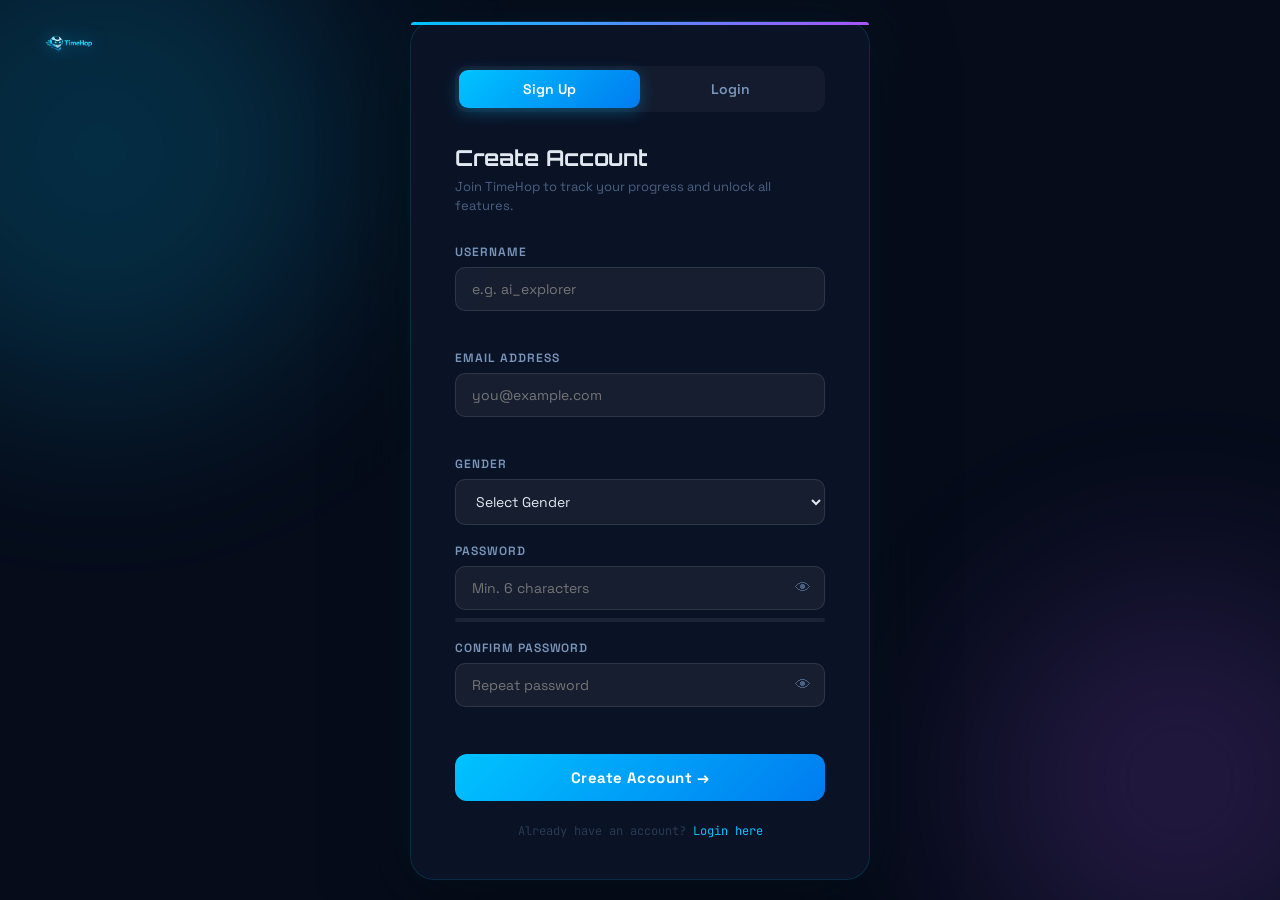
<file: auth.html>
<!DOCTYPE html>
<html lang="en">
<head>
<meta charset="UTF-8">
<title>Sign In / Login - TimeHop</title>
<meta name="viewport" content="width=device-width, initial-scale=1.0">
<link href="https://fonts.googleapis.com/css2?family=Orbitron:wght@400;500;700;900&family=Space+Grotesk:wght@300;400;500;600;700&family=JetBrains+Mono:wght@400;600&display=swap" rel="stylesheet">
<style>

* { margin: 0; padding: 0; box-sizing: border-box; }

body {
  font-family: 'Space Grotesk', sans-serif;
  background: #060c1a;
  min-height: 100vh;
  display: flex;
  align-items: center;
  justify-content: center;
  overflow: hidden;
  position: relative;
}

/* ── ANIMATED BACKGROUND ── */
.bg-glow {
  position: fixed;
  border-radius: 50%;
  filter: blur(100px);
  opacity: 0.18;
  pointer-events: none;
}
.bg-glow.g1 {
  width: 500px; height: 500px;
  background: #00c3ff;
  top: -100px; left: -150px;
  animation: drift1 8s ease-in-out infinite alternate;
}
.bg-glow.g2 {
  width: 400px; height: 400px;
  background: #a855f7;
  bottom: -80px; right: -100px;
  animation: drift2 10s ease-in-out infinite alternate;
}
@keyframes drift1 { to { transform: translate(60px, 80px); } }
@keyframes drift2 { to { transform: translate(-60px, -80px); } }

/* ── LOGO TOP ── */
.logo-top {
  position: fixed;
  top: 24px; left: 40px;
  display: flex; align-items: center; gap: 10px;
  text-decoration: none;
  z-index: 10;
}
.logo-top img {
  height: 40px;
  filter: drop-shadow(0 0 8px rgba(0,195,255,0.5));
}

/* ── CARD ── */
.auth-card {
  background: rgba(12, 20, 41, 0.85);
  border: 1px solid rgba(0,195,255,0.15);
  border-radius: 24px;
  padding: 44px 44px 40px;
  width: 100%;
  max-width: 460px;
  position: relative;
  z-index: 5;
  backdrop-filter: blur(20px);
  box-shadow: 0 0 60px rgba(0,195,255,0.06), 0 24px 80px rgba(0,0,0,0.5);
}

.auth-card::before {
  content: '';
  position: absolute; top: 0; left: 0; right: 0; height: 3px;
  border-radius: 24px 24px 0 0;
  background: linear-gradient(90deg, #00c3ff, #a855f7, #00c3ff);
  background-size: 200%;
  animation: shimmer 3s linear infinite;
}
@keyframes shimmer { to { background-position: 200% center; } }

/* ── TABS ── */
.tabs {
  display: flex;
  background: rgba(255,255,255,0.04);
  border-radius: 12px;
  padding: 4px;
  margin-bottom: 32px;
}
.tab-btn {
  flex: 1;
  padding: 10px;
  border: none;
  background: transparent;
  color: #7a96bb;
  font-family: 'Space Grotesk', sans-serif;
  font-size: 14px;
  font-weight: 600;
  border-radius: 9px;
  cursor: pointer;
  transition: 0.25s;
}
.tab-btn.active {
  background: linear-gradient(135deg, #00c3ff, #007cf0);
  color: #fff;
  box-shadow: 0 4px 16px rgba(0,195,255,0.3);
}

/* ── HEADING ── */
.auth-heading {
  font-family: 'Orbitron', sans-serif;
  font-size: 22px;
  font-weight: 700;
  color: #e2e8f0;
  margin-bottom: 6px;
}
.auth-sub {
  font-size: 13px;
  color: #4a6080;
  margin-bottom: 28px;
  line-height: 1.5;
}

/* ── FORM ── */
.form-group {
  margin-bottom: 18px;
  position: relative;
}
.form-label {
  display: block;
  font-size: 12px;
  font-weight: 600;
  color: #7a96bb;
  letter-spacing: 0.08em;
  text-transform: uppercase;
  margin-bottom: 7px;
}
.form-input {
  width: 100%;
  padding: 12px 16px;
  background: rgba(255,255,255,0.05);
  border: 1px solid rgba(255,255,255,0.1);
  border-radius: 10px;
  color: #e2e8f0;
  font-family: 'Space Grotesk', sans-serif;
  font-size: 14px;
  outline: none;
  transition: 0.2s;
}
.form-input:focus {
  border-color: #00c3ff;
  background: rgba(0,195,255,0.05);
  box-shadow: 0 0 0 3px rgba(0,195,255,0.1);
}
.form-input.error {
  border-color: #ef4444;
  background: rgba(239,68,68,0.05);
}
.form-input.success {
  border-color: #22c55e;
}

/* ── ERROR / HINT TEXT ── */
.field-msg {
  font-size: 11.5px;
  margin-top: 5px;
  min-height: 16px;
  transition: 0.2s;
}
.field-msg.err { color: #ef4444; }
.field-msg.ok  { color: #22c55e; }

/* ── PASSWORD TOGGLE ── */
.pw-wrap { position: relative; }
.pw-toggle {
  position: absolute;
  right: 14px; top: 50%;
  transform: translateY(-50%);
  background: none; border: none;
  color: #4a6080;
  cursor: pointer;
  font-size: 16px;
  padding: 0;
  line-height: 1;
  transition: color 0.2s;
}
.pw-toggle:hover { color: #00c3ff; }

/* ── SUBMIT BTN ── */
.auth-submit {
  width: 100%;
  padding: 14px;
  border-radius: 12px;
  border: none;
  background: linear-gradient(135deg, #00c3ff, #007cf0);
  color: #fff;
  font-family: 'Space Grotesk', sans-serif;
  font-size: 15px;
  font-weight: 700;
  cursor: pointer;
  margin-top: 8px;
  transition: 0.2s;
  letter-spacing: 0.03em;
}
.auth-submit:hover {
  transform: translateY(-2px);
  box-shadow: 0 8px 28px rgba(0,195,255,0.45);
}
.auth-submit:active { transform: translateY(0); }

/* ── GLOBAL ERROR ── */
.global-error {
  background: rgba(239,68,68,0.12);
  border: 1px solid rgba(239,68,68,0.35);
  border-radius: 10px;
  padding: 12px 16px;
  font-size: 13px;
  color: #fca5a5;
  margin-bottom: 20px;
  display: none;
}
.global-success {
  background: rgba(34,197,94,0.12);
  border: 1px solid rgba(34,197,94,0.35);
  border-radius: 10px;
  padding: 12px 16px;
  font-size: 13px;
  color: #86efac;
  margin-bottom: 20px;
  display: none;
}

/* ── FORM PANELS ── */
.form-panel { display: none; }
.form-panel.active { display: block; }

/* ── DIVIDER ── */
.divider {
  text-align: center;
  margin: 22px 0;
  color: #2a3a52;
  font-size: 12px;
  font-family: 'JetBrains Mono', monospace;
  position: relative;
}
.divider::before, .divider::after {
  content: '';
  position: absolute;
  top: 50%; width: 42%;
  height: 1px;
  background: rgba(255,255,255,0.07);
}
.divider::before { left: 0; }
.divider::after  { right: 0; }

/* ── FOOTER NOTE ── */
.auth-note {
  text-align: center;
  font-size: 12px;
  color: #2a3a52;
  margin-top: 22px;
  font-family: 'JetBrains Mono', monospace;
}
.auth-note a {
  color: #00c3ff;
  text-decoration: none;
}

/* ── SELECT ── */
.form-input option {
  background: #0c1429;
  color: #e2e8f0;
}

/* ── STRENGTH BAR ── */
.strength-bar-wrap {
  height: 4px;
  background: rgba(255,255,255,0.07);
  border-radius: 4px;
  margin-top: 8px;
  overflow: hidden;
}
.strength-bar {
  height: 100%;
  width: 0%;
  border-radius: 4px;
  transition: width 0.3s, background 0.3s;
}
.strength-label {
  font-size: 11px;
  margin-top: 4px;
  color: #4a6080;
}

</style>
</head>
<body>

<div class="bg-glow g1"></div>
<div class="bg-glow g2"></div>

<a href="index.html" class="logo-top">
  <img src="nav.png" alt="TimeHop">
</a>

<div class="auth-card">

  <!-- TABS -->
  <div class="tabs">
    <button class="tab-btn active" id="tabSignup" onclick="switchTab('signup')">Sign Up</button>
    <button class="tab-btn" id="tabLogin" onclick="switchTab('login')">Login</button>
  </div>

  <!-- ══ SIGN UP PANEL ══ -->
  <div class="form-panel active" id="panelSignup">
    <h2 class="auth-heading">Create Account</h2>
    <p class="auth-sub">Join TimeHop to track your progress and unlock all features.</p>

    <div class="global-error" id="signupError"></div>
    <div class="global-success" id="signupSuccess"></div>

    <div class="form-group">
      <label class="form-label">Username</label>
      <input class="form-input" id="su_username" type="text" placeholder="e.g. ai_explorer" autocomplete="off" oninput="checkUsername()">
      <div class="field-msg" id="su_username_msg"></div>
    </div>

    <div class="form-group">
      <label class="form-label">Email Address</label>
      <input class="form-input" id="su_email" type="email" placeholder="you@example.com" oninput="checkEmail()">
      <div class="field-msg" id="su_email_msg"></div>
    </div>

    <div class="form-group">
      <label class="form-label">Gender</label>
      <select class="form-input" id="su_gender">
        <option value="">Select Gender</option>
        <option value="Male">Male</option>
        <option value="Female">Female</option>
        <option value="Other">Other</option>
        <option value="Prefer not to say">Prefer not to say</option>
      </select>
    </div>

    <div class="form-group">
      <label class="form-label">Password</label>
      <div class="pw-wrap">
        <input class="form-input" id="su_password" type="password" placeholder="Min. 6 characters" oninput="checkPasswordStrength()">
        <button class="pw-toggle" onclick="togglePw('su_password', this)" type="button">👁</button>
      </div>
      <div class="strength-bar-wrap"><div class="strength-bar" id="strengthBar"></div></div>
      <div class="strength-label" id="strengthLabel"></div>
    </div>

    <div class="form-group">
      <label class="form-label">Confirm Password</label>
      <div class="pw-wrap">
        <input class="form-input" id="su_confirm" type="password" placeholder="Repeat password" oninput="checkConfirm()">
        <button class="pw-toggle" onclick="togglePw('su_confirm', this)" type="button">👁</button>
      </div>
      <div class="field-msg" id="su_confirm_msg"></div>
    </div>

    <button class="auth-submit" onclick="doSignup()">Create Account →</button>

    <div class="auth-note">Already have an account? <a href="#" onclick="switchTab('login')">Login here</a></div>
  </div>


  <!-- ══ LOGIN PANEL ══ -->
  <div class="form-panel" id="panelLogin">
    <h2 class="auth-heading">Welcome Back</h2>
    <p class="auth-sub">Login with your username and password to continue.</p>

    <div class="global-error" id="loginError"></div>
    <div class="global-success" id="loginSuccess"></div>

    <div class="form-group">
      <label class="form-label">Username</label>
      <input class="form-input" id="li_username" type="text" placeholder="Your username" autocomplete="off">
      <div class="field-msg" id="li_username_msg"></div>
    </div>

    <div class="form-group">
      <label class="form-label">Password</label>
      <div class="pw-wrap">
        <input class="form-input" id="li_password" type="password" placeholder="Your password"
               onkeydown="if(event.key==='Enter') doLogin()">
        <button class="pw-toggle" onclick="togglePw('li_password', this)" type="button">👁</button>
      </div>
      <div class="field-msg" id="li_password_msg"></div>
    </div>

    <button class="auth-submit" onclick="doLogin()">Login →</button>

    <div class="auth-note">Don't have an account? <a href="#" onclick="switchTab('signup')">Sign up free</a></div>
  </div>

</div><!-- /auth-card -->


<script>

/* ══════════════════════════════════
   HELPERS
══════════════════════════════════ */

function getUsers(){
  return JSON.parse(localStorage.getItem("th_users")) || [];
}

function saveUsers(users){
  localStorage.setItem("th_users", JSON.stringify(users));
}

function switchTab(tab){
  document.querySelectorAll(".tab-btn").forEach(b => b.classList.remove("active"));
  document.querySelectorAll(".form-panel").forEach(p => p.classList.remove("active"));
  if(tab === "signup"){
    document.getElementById("tabSignup").classList.add("active");
    document.getElementById("panelSignup").classList.add("active");
  } else {
    document.getElementById("tabLogin").classList.add("active");
    document.getElementById("panelLogin").classList.add("active");
  }
  clearMessages();
}

function clearMessages(){
  document.querySelectorAll(".global-error, .global-success, .field-msg").forEach(el => {
    el.style.display = "none";
    el.textContent = "";
  });
}

function showErr(id, msg){ 
  const el = document.getElementById(id);
  el.textContent = msg;
  el.style.display = "block";
}

function setFieldMsg(id, msg, type){
  const el = document.getElementById(id);
  el.textContent = msg;
  el.className = "field-msg " + type;
}

function togglePw(inputId, btn){
  const input = document.getElementById(inputId);
  if(input.type === "password"){
    input.type = "text";
    btn.textContent = "🙈";
  } else {
    input.type = "password";
    btn.textContent = "👁";
  }
}

/* ══════════════════════════════════
   REAL-TIME VALIDATORS
══════════════════════════════════ */

function checkUsername(){
  const val = document.getElementById("su_username").value.trim();
  const input = document.getElementById("su_username");
  if(val.length === 0){ setFieldMsg("su_username_msg","",""); input.className="form-input"; return; }
  if(val.length < 3){ 
    setFieldMsg("su_username_msg","Username must be at least 3 characters","err");
    input.className="form-input error"; return;
  }
  if(!/^[a-zA-Z0-9_]+$/.test(val)){
    setFieldMsg("su_username_msg","Only letters, numbers, underscores allowed","err");
    input.className="form-input error"; return;
  }
  const users = getUsers();
  const taken = users.some(u => u.username.toLowerCase() === val.toLowerCase());
  if(taken){
    setFieldMsg("su_username_msg","❌ Username already taken","err");
    input.className="form-input error";
  } else {
    setFieldMsg("su_username_msg","✓ Username available","ok");
    input.className="form-input success";
  }
}

function checkEmail(){
  const val = document.getElementById("su_email").value.trim();
  const input = document.getElementById("su_email");
  if(val.length === 0){ setFieldMsg("su_email_msg","",""); input.className="form-input"; return; }
  // Must have @ and a proper domain with dot
  const emailRegex = /^[^\s@]+@[^\s@]+\.[^\s@]{2,}$/;
  if(!emailRegex.test(val)){
    setFieldMsg("su_email_msg","Please enter a valid email (e.g. name@gmail.com)","err");
    input.className="form-input error";
  } else {
    setFieldMsg("su_email_msg","✓ Looks good","ok");
    input.className="form-input success";
  }
}

function checkPasswordStrength(){
  const pw = document.getElementById("su_password").value;
  const bar = document.getElementById("strengthBar");
  const label = document.getElementById("strengthLabel");
  let strength = 0;
  if(pw.length >= 6)  strength++;
  if(pw.length >= 10) strength++;
  if(/[A-Z]/.test(pw)) strength++;
  if(/[0-9]/.test(pw)) strength++;
  if(/[^A-Za-z0-9]/.test(pw)) strength++;
  const pct  = [0, 20, 40, 60, 80, 100][strength];
  const colors = ["", "#ef4444","#f97316","#eab308","#22c55e","#00c3ff"];
  const labels = ["","Very Weak","Weak","Fair","Strong","Very Strong"];
  bar.style.width = pct + "%";
  bar.style.background = colors[strength] || "transparent";
  label.textContent = pw.length > 0 ? labels[strength] : "";
  label.style.color = colors[strength] || "#4a6080";
  checkConfirm();
}

function checkConfirm(){
  const pw  = document.getElementById("su_password").value;
  const cnf = document.getElementById("su_confirm").value;
  const input = document.getElementById("su_confirm");
  if(cnf.length === 0){ setFieldMsg("su_confirm_msg","",""); input.className="form-input"; return; }
  if(pw === cnf){
    setFieldMsg("su_confirm_msg","✓ Passwords match","ok");
    input.className="form-input success";
  } else {
    setFieldMsg("su_confirm_msg","Passwords do not match","err");
    input.className="form-input error";
  }
}

/* ══════════════════════════════════
   SIGN UP
══════════════════════════════════ */

function doSignup(){
  const username = document.getElementById("su_username").value.trim();
  const email    = document.getElementById("su_email").value.trim();
  const gender   = document.getElementById("su_gender").value;
  const password = document.getElementById("su_password").value;
  const confirm  = document.getElementById("su_confirm").value;

  document.getElementById("signupError").style.display = "none";

  // Validations
  if(!username || !email || !password || !confirm){
    showErr("signupError", "⚠ Please fill in all required fields.");
    return;
  }
  if(username.length < 3){
    showErr("signupError", "Username must be at least 3 characters.");
    return;
  }
  if(!/^[a-zA-Z0-9_]+$/.test(username)){
    showErr("signupError", "Username: only letters, numbers, underscores.");
    return;
  }
  const emailRegex = /^[^\s@]+@[^\s@]+\.[^\s@]{2,}$/;
  if(!emailRegex.test(email)){
    showErr("signupError", "Please enter a valid email address (e.g. name@gmail.com).");
    return;
  }
  if(password.length < 6){
    showErr("signupError", "Password must be at least 6 characters.");
    return;
  }
  if(password !== confirm){
    showErr("signupError", "Passwords do not match.");
    return;
  }

  const users = getUsers();

  // Check unique username
  if(users.some(u => u.username.toLowerCase() === username.toLowerCase())){
    showErr("signupError", "❌ Username \"" + username + "\" is already taken. Please choose another.");
    return;
  }

  // Check unique email
  if(users.some(u => u.email.toLowerCase() === email.toLowerCase())){
    showErr("signupError", "An account with this email already exists. Try logging in.");
    return;
  }

  // Save new user
  const newUser = {
    username: username,
    email: email,
    gender: gender,
    password: password,   // plain text (localStorage only - no server)
    bio: "",
    joinedDate: new Date().toLocaleDateString(),
    testHistory: []
  };
  users.push(newUser);
  saveUsers(users);

  // Set as current logged-in user
  localStorage.setItem("th_currentUser", username);

  // Show success then redirect
  const s = document.getElementById("signupSuccess");
  s.textContent = "🎉 Account created! Redirecting...";
  s.style.display = "block";
  setTimeout(() => {
    const redirect = new URLSearchParams(window.location.search).get("redirect") || "index.html";
    window.location.href = redirect;
  }, 1200);
}

/* ══════════════════════════════════
   LOGIN
══════════════════════════════════ */

function doLogin(){
  const username = document.getElementById("li_username").value.trim();
  const password = document.getElementById("li_password").value;

  document.getElementById("loginError").style.display = "none";

  if(!username || !password){
    showErr("loginError", "⚠ Please enter your username and password.");
    return;
  }

  const users = getUsers();
  const user = users.find(u => u.username.toLowerCase() === username.toLowerCase());

  if(!user){
    showErr("loginError", "No account found with that username. Please sign up first.");
    return;
  }

  if(user.password !== password){
    showErr("loginError", "Incorrect password. Please try again.");
    return;
  }

  // Login success
  localStorage.setItem("th_currentUser", user.username);

  const s = document.getElementById("loginSuccess");
  s.textContent = "✓ Login successful! Redirecting...";
  s.style.display = "block";
  setTimeout(() => {
    const redirect = new URLSearchParams(window.location.search).get("redirect") || "index.html";
    window.location.href = redirect;
  }, 1000);
}

/* ══════════════════════════════════
   AUTO-SWITCH: If URL has ?tab=login
══════════════════════════════════ */
window.addEventListener("DOMContentLoaded", () => {
  const p = new URLSearchParams(window.location.search);
  if(p.get("tab") === "login") switchTab("login");

  // If already logged in, redirect home
  const cu = localStorage.getItem("th_currentUser");
  if(cu){
    window.location.href = "index.html";
  }
});

</script>
</body>
</html>
</file>
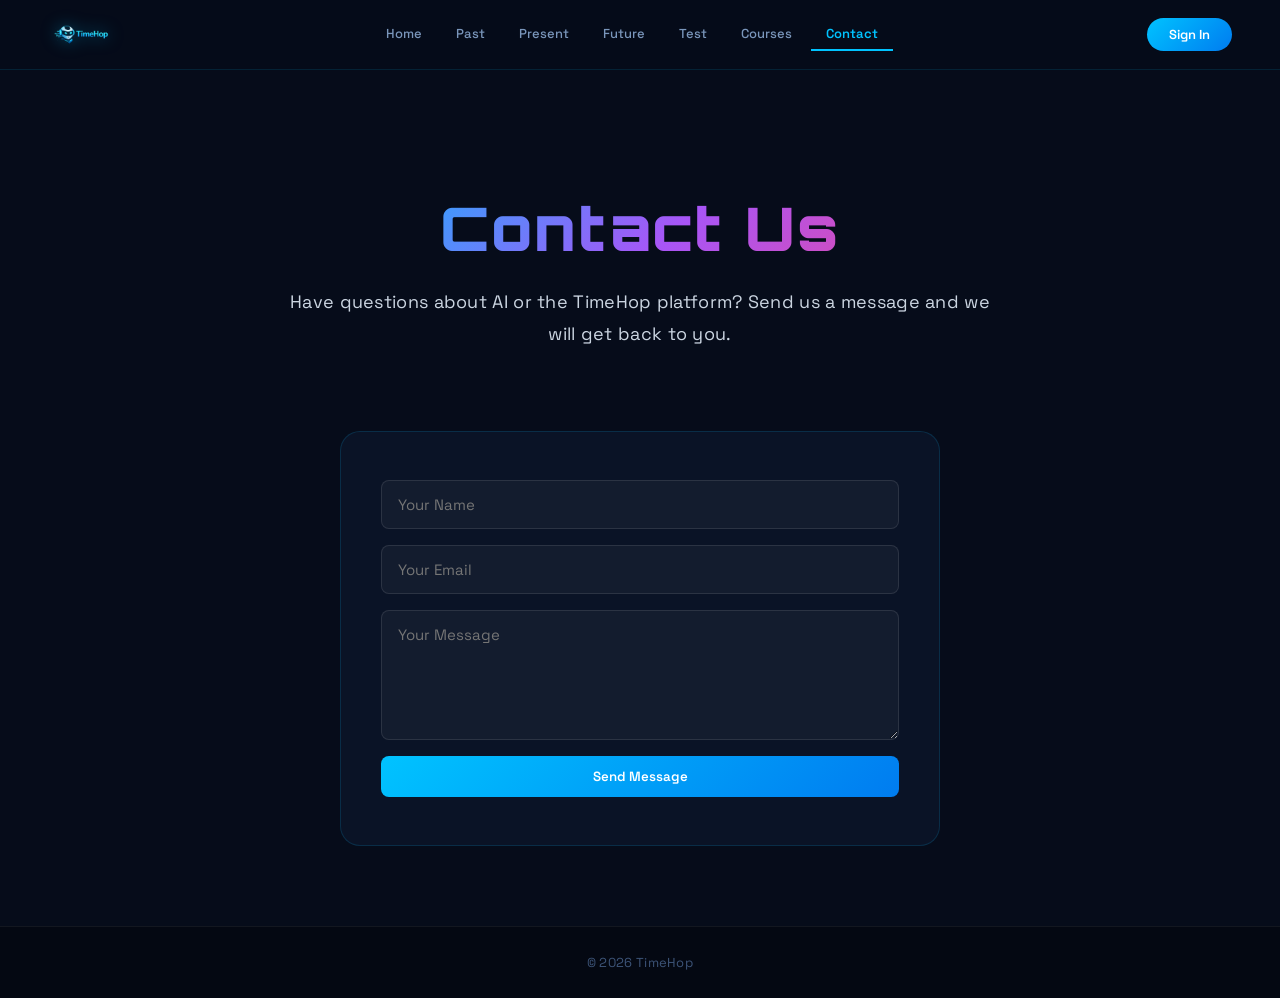
<file: contact.html>
<!DOCTYPE html>
<html lang="en">
<head>
<meta charset="UTF-8">
<title>Contact - TimeHop</title>
<meta name="viewport" content="width=device-width, initial-scale=1.0">
<link rel="stylesheet" href="style.css">
<link href="https://fonts.googleapis.com/css2?family=Orbitron:wght@400;500;700;900&family=Space+Grotesk:wght@300;400;500;600;700&family=JetBrains+Mono:wght@400;600&display=swap" rel="stylesheet">
<style>
  nav {
    position: fixed; top: 0; left: 0; right: 0;
    height: 70px; z-index: 1000;
    display: flex; align-items: center;
    padding: 0 48px;
    background: rgba(6,12,26,0.92);
    backdrop-filter: blur(20px);
    border-bottom: 1px solid rgba(0,195,255,0.10);
    transition: top 0.4s ease;
  }
  .logo { display: flex; align-items: center; gap: 10px; text-decoration: none; flex-shrink: 0; }
  .logo img { height: 46px; width: auto; filter: drop-shadow(0 0 8px rgba(0,195,255,0.55)); }
  .nav-links { list-style: none; display: flex; gap: 4px; margin: 0 auto; }
  .nav-links a {
    display: block; padding: 7px 15px;
    font-family: 'Space Grotesk', sans-serif;
    font-size: 13px; font-weight: 500;
    color: #7a96bb; text-decoration: none;
    border-radius: 6px; transition: 0.2s;
  }
  .nav-links a:hover { color: #e2e8f0; background: rgba(255,255,255,0.06); }
  .nav-links a.active { color: #00c3ff; border-bottom: 2px solid #00c3ff; border-radius: 0; }
  .auth-area { display: flex; align-items: center; gap: 10px; }
  .signin-btn {
    padding: 8px 22px; border-radius: 20px;
    background: linear-gradient(135deg, #00c3ff, #007cf0);
    color: white; border: none;
    font-family: 'Space Grotesk', sans-serif;
    font-size: 13px; font-weight: 600;
    cursor: pointer; transition: 0.2s;
  }
  .signin-btn:hover { transform: translateY(-1px); box-shadow: 0 6px 20px rgba(0,195,255,0.4); }
  .avatar {
    width: 38px; height: 38px; border-radius: 50%;
    background: linear-gradient(135deg, #00c3ff, #007cf0);
    display: flex; align-items: center; justify-content: center;
    font-weight: 700; font-size: 15px; color: white; cursor: pointer;
  }
  .hidden { display: none !important; }
  .profile { cursor: pointer; }
</style>
</head>

<body>

<nav>
<a href="index.html" class="logo">
  <img src="nav.png" alt="TimeHop Logo">
</a>
<ul class="nav-links">
<li><a href="index.html">Home</a></li>
<li><a href="past.html">Past</a></li>
<li><a href="present.html">Present</a></li>
<li><a href="future.html">Future</a></li>
<li><a href="test.html">Test</a></li>
<li><a href="courses.html">Courses</a></li>
<li><a href="contact.html" class="active">Contact</a></li>
</ul>
<div class="auth-area">
  <button id="signinBtn" class="signin-btn">Sign In</button>
  <div class="profile hidden" id="profileBox">
    <div class="avatar" id="avatarLetter"></div>
  </div>
</div>
</nav>

<section class="present-hero">

<h1>Contact Us</h1>

<p>
Have questions about AI or the TimeHop platform?  
Send us a message and we will get back to you.
</p>

</section>


<section class="contact-section">

<div class="contact-box">

<input type="text" placeholder="Your Name">

<input type="email" placeholder="Your Email">

<textarea placeholder="Your Message"></textarea>

<button class="btn">Send Message</button>

</div>

</section>


<footer>
<p>© 2026 TimeHop</p>
</footer>
<script src="script.js"></script>
<div id="loginModal" class="login-modal hidden">

<div class="login-box">

<input id="loginName" placeholder="Name">
<input id="loginEmail" placeholder="Email">

<select id="loginGender">
<option value="">Gender</option>
<option>Male</option>
<option>Female</option>
</select>

<textarea id="loginBio" placeholder="Bio"></textarea>

<button id="createAccount" class="btn">Create Account</button>


</div>
</div>





</body>
</html>
</file>
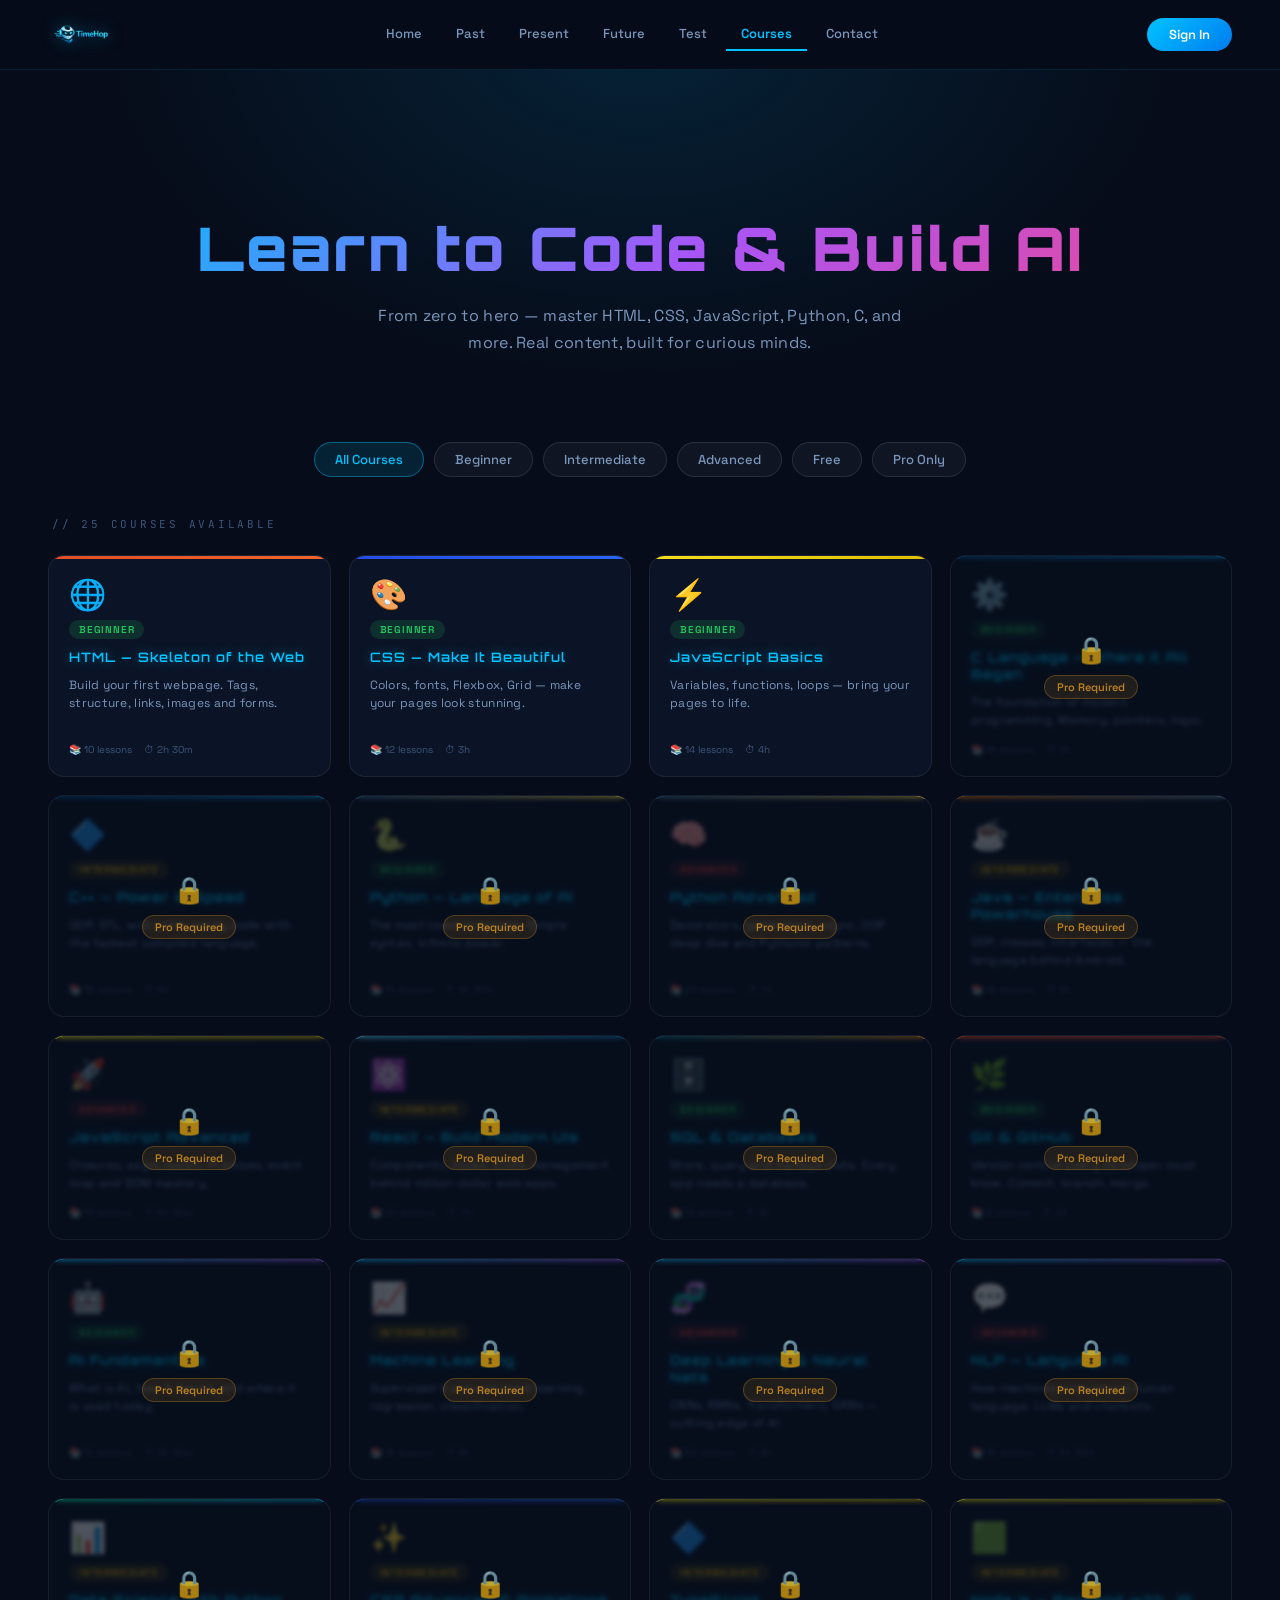
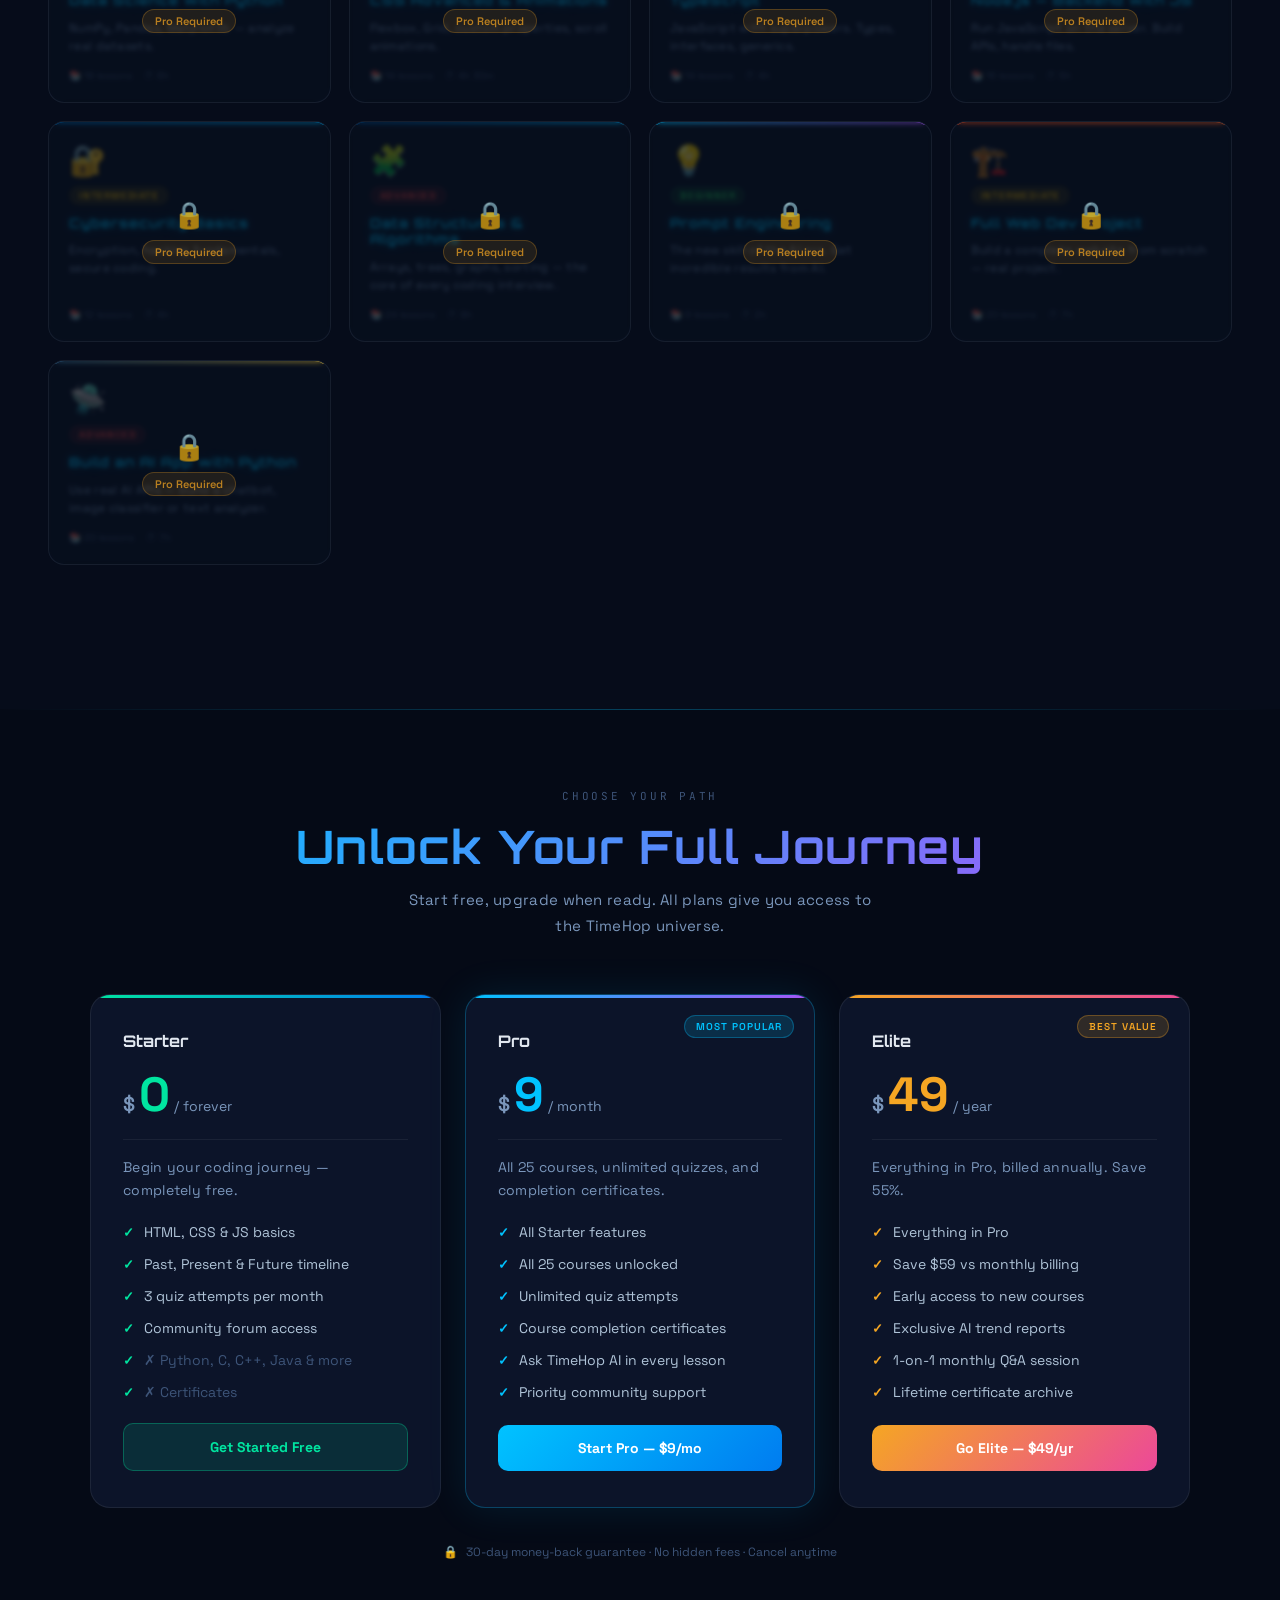
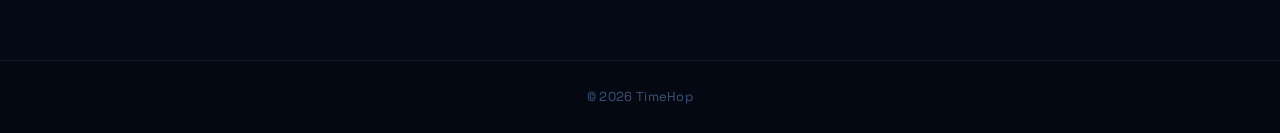
<file: courses.html>
<!DOCTYPE html>
<html lang="en">
<head>
<meta charset="UTF-8">
<title>Courses - TimeHop</title>
<meta name="viewport" content="width=device-width, initial-scale=1.0">
<link rel="stylesheet" href="style.css">
<link href="https://fonts.googleapis.com/css2?family=Orbitron:wght@400;500;700;900&family=Space+Grotesk:wght@300;400;500;600;700&family=JetBrains+Mono:wght@400;600&display=swap" rel="stylesheet">
<style>
nav {
  position: fixed; top: 0; left: 0; right: 0; height: 70px; z-index: 1000;
  display: flex; align-items: center; padding: 0 48px;
  background: rgba(6,12,26,0.92); backdrop-filter: blur(20px);
  border-bottom: 1px solid rgba(0,195,255,0.10); transition: top 0.4s ease;
}
.logo { display: flex; align-items: center; gap: 10px; text-decoration: none; flex-shrink: 0; }
.logo img { height: 46px; width: auto; filter: drop-shadow(0 0 8px rgba(0,195,255,0.55)); }
.nav-links { list-style: none; display: flex; gap: 4px; margin: 0 auto; }
.nav-links a { display: block; padding: 7px 15px; font-family: 'Space Grotesk', sans-serif; font-size: 13px; font-weight: 500; color: #7a96bb; text-decoration: none; border-radius: 6px; transition: 0.2s; }
.nav-links a:hover { color: #e2e8f0; background: rgba(255,255,255,0.06); }
.nav-links a.active { color: #00c3ff; border-bottom: 2px solid #00c3ff; border-radius: 0; }
.auth-area { display: flex; align-items: center; gap: 10px; }
.signin-btn { padding: 8px 22px; border-radius: 20px; background: linear-gradient(135deg, #00c3ff, #007cf0); color: white; border: none; font-family: 'Space Grotesk', sans-serif; font-size: 13px; font-weight: 600; cursor: pointer; transition: 0.2s; }
.signin-btn:hover { transform: translateY(-1px); box-shadow: 0 6px 20px rgba(0,195,255,0.4); }
.avatar { width: 38px; height: 38px; border-radius: 50%; background: linear-gradient(135deg, #00c3ff, #007cf0); display: flex; align-items: center; justify-content: center; font-weight: 700; font-size: 15px; color: white; cursor: pointer; }
.hidden { display: none !important; }
.profile { cursor: pointer; }

.courses-hero { padding: 140px 60px 50px; text-align: center; background: radial-gradient(ellipse at 50% -10%, rgba(0,195,255,0.12) 0%, transparent 60%); }
.courses-hero h1 { font-family: 'Orbitron', sans-serif; font-size: clamp(32px, 5vw, 60px); font-weight: 900; background: linear-gradient(135deg, #fff 0%, #00c3ff 60%, #a855f7 100%); -webkit-background-clip: text; -webkit-text-fill-color: transparent; background-clip: text; margin-bottom: 16px; }
.courses-hero p { font-family: 'Space Grotesk', sans-serif; color: #7a96bb; font-size: 16px; max-width: 560px; margin: 0 auto 36px; line-height: 1.7; }

.filter-bar { display: flex; align-items: center; justify-content: center; gap: 10px; flex-wrap: wrap; padding: 0 60px 40px; }
.filter-btn { padding: 8px 20px; border-radius: 20px; background: rgba(255,255,255,0.04); border: 1px solid rgba(255,255,255,0.1); color: #7a96bb; font-family: 'Space Grotesk', sans-serif; font-size: 13px; font-weight: 500; cursor: pointer; transition: 0.2s; }
.filter-btn:hover, .filter-btn.active { background: rgba(0,195,255,0.12); border-color: rgba(0,195,255,0.4); color: #00c3ff; }

.all-courses-section { padding: 0 48px 80px; max-width: 1600px; margin: 0 auto; }
.section-label { font-family: 'JetBrains Mono', monospace; font-size: 11px; letter-spacing: 0.25em; text-transform: uppercase; color: #3d5478; margin-bottom: 24px; padding-left: 4px; }

/* 4-column grid */
.courses-masonry { display: grid; grid-template-columns: repeat(4, 1fr); gap: 18px; margin-bottom: 64px; }
@media (max-width: 1200px) { .courses-masonry { grid-template-columns: repeat(3, 1fr); } }
@media (max-width: 900px)  { .courses-masonry { grid-template-columns: repeat(2, 1fr); } }
@media (max-width: 600px)  { .courses-masonry { grid-template-columns: 1fr; } }

.course-tile { background: #0b1426; border: 1px solid rgba(255,255,255,0.07); border-radius: 16px; padding: 24px 20px 20px; position: relative; overflow: hidden; cursor: pointer; transition: transform 0.25s ease, box-shadow 0.25s ease, border-color 0.25s ease; display: flex; flex-direction: column; gap: 10px; }
.course-tile:hover:not(.locked) { transform: translateY(-5px); box-shadow: 0 20px 40px rgba(0,0,0,0.4); border-color: rgba(0,195,255,0.25); }
.course-tile::before { content: ''; position: absolute; top: 0; left: 0; right: 0; height: 3px; }
.tile-html::before   { background: linear-gradient(to right, #e44d26, #f16529); }
.tile-css::before    { background: linear-gradient(to right, #264de4, #2965f1); }
.tile-js::before     { background: linear-gradient(to right, #f7df1e, #e0c000); }
.tile-c::before      { background: linear-gradient(to right, #00599c, #0094d4); }
.tile-cpp::before    { background: linear-gradient(to right, #004482, #0094d4); }
.tile-python::before { background: linear-gradient(to right, #306998, #ffd343); }
.tile-java::before   { background: linear-gradient(to right, #e76f00, #5382a1); }
.tile-sql::before    { background: linear-gradient(to right, #00758f, #f29111); }
.tile-git::before    { background: linear-gradient(to right, #f05032, #de4c36); }
.tile-react::before  { background: linear-gradient(to right, #61dafb, #0d7cb5); }
.tile-ai::before     { background: linear-gradient(to right, #00c3ff, #a855f7); }
.tile-ds::before     { background: linear-gradient(to right, #00e5a0, #00c3ff); }
.course-icon { font-size: 30px; line-height: 1; }
.course-tag { display: inline-block; padding: 3px 10px; border-radius: 10px; font-family: 'JetBrains Mono', monospace; font-size: 10px; font-weight: 600; text-transform: uppercase; letter-spacing: 0.08em; width: fit-content; }
.tag-beginner     { background: rgba(34,197,94,0.15);  color: #22c55e; }
.tag-intermediate { background: rgba(234,179,8,0.15);  color: #eab308; }
.tag-advanced     { background: rgba(239,68,68,0.15);  color: #ef4444; }
.course-tile h3 { font-family: 'Orbitron', sans-serif; font-size: 13px; font-weight: 700; color: #e2e8f0; line-height: 1.3; margin: 0; }
.course-tile p  { font-family: 'Space Grotesk', sans-serif; font-size: 12px; color: #7a96bb; line-height: 1.5; margin: 0; flex: 1; }
.course-meta { display: flex; align-items: center; gap: 12px; font-family: 'JetBrains Mono', monospace; font-size: 10px; color: #3d5478; margin-top: 4px; }

.course-tile.locked { cursor: default; opacity: 0.75; }
.course-tile.locked:hover { transform: none; box-shadow: none; }
.lock-overlay { position: absolute; inset: 0; background: rgba(6,12,26,0.6); backdrop-filter: blur(2px); border-radius: 16px; display: flex; flex-direction: column; align-items: center; justify-content: center; gap: 8px; z-index: 2; }
.lock-icon { font-size: 26px; }
.lock-label { font-family: 'Space Grotesk', sans-serif; font-size: 11px; font-weight: 600; color: #f5a623; padding: 4px 12px; border-radius: 12px; background: rgba(245,166,35,0.15); border: 1px solid rgba(245,166,35,0.35); }

/* PRICING */
.pricing-section { padding: 80px 60px 100px; background: rgba(0,0,0,0.15); position: relative; }
.pricing-section::before { content: ''; position: absolute; top: 0; left: 0; right: 0; height: 1px; background: linear-gradient(to right, transparent, rgba(0,195,255,0.3), transparent); }
.pricing-header { text-align: center; margin-bottom: 56px; }
.pricing-eyebrow { font-family: 'JetBrains Mono', monospace; font-size: 11px; letter-spacing: 0.25em; text-transform: uppercase; color: #3d5478; margin-bottom: 14px; }
.pricing-title { font-family: 'Orbitron', sans-serif; font-size: clamp(28px, 4vw, 46px); font-weight: 700; background: linear-gradient(135deg, #00c3ff, #a855f7); -webkit-background-clip: text; -webkit-text-fill-color: transparent; background-clip: text; margin-bottom: 12px; }
.pricing-sub { font-family: 'Space Grotesk', sans-serif; color: #7a96bb; font-size: 15px; max-width: 480px; margin: 0 auto; line-height: 1.7; }
.pricing-grid { display: grid; grid-template-columns: repeat(auto-fit, minmax(280px, 1fr)); gap: 24px; max-width: 1100px; margin: 0 auto; }
.plan-card { background: #0c1429; border: 1px solid rgba(255,255,255,0.07); border-radius: 20px; padding: 36px 32px; display: flex; flex-direction: column; gap: 20px; position: relative; overflow: hidden; transition: transform 0.25s ease, box-shadow 0.25s ease; font-family: 'Space Grotesk', sans-serif; }
.plan-card:hover { transform: translateY(-6px); }
.plan-card::before { content: ''; position: absolute; top: 0; left: 0; right: 0; height: 3px; border-radius: 20px 20px 0 0; }
.plan-card.plan-free::before  { background: linear-gradient(to right, #00e5a0, #007cf0); }
.plan-card.plan-pro::before   { background: linear-gradient(to right, #00c3ff, #a855f7); }
.plan-card.plan-elite::before { background: linear-gradient(to right, #f5a623, #ec4899); }
.plan-card.plan-pro { border-color: rgba(0,195,255,0.28); box-shadow: 0 0 40px rgba(0,195,255,0.10); }
.plan-badge { position: absolute; top: 20px; right: 20px; font-family: 'JetBrains Mono', monospace; font-size: 10px; font-weight: 600; letter-spacing: 0.1em; text-transform: uppercase; padding: 4px 11px; border-radius: 20px; }
.plan-pro .plan-badge   { background: rgba(0,195,255,0.15); color: #00c3ff; border: 1px solid rgba(0,195,255,0.3); }
.plan-elite .plan-badge { background: rgba(245,166,35,0.15); color: #f5a623; border: 1px solid rgba(245,166,35,0.3); }
.plan-name { font-family: 'Orbitron', sans-serif; font-size: 16px; font-weight: 700; color: #e2e8f0; }
.plan-price { display: flex; align-items: baseline; gap: 4px; }
.price-currency { font-size: 20px; font-weight: 600; color: #7a96bb; }
.price-amount { font-family: 'Orbitron', sans-serif; font-size: 48px; font-weight: 900; color: #fff; line-height: 1; }
.price-period { font-size: 14px; color: #7a96bb; }
.plan-card.plan-free  .price-amount { color: #00e5a0; }
.plan-card.plan-pro   .price-amount { color: #00c3ff; }
.plan-card.plan-elite .price-amount { color: #f5a623; }
.plan-desc { font-size: 14px; color: #7a96bb; line-height: 1.65; border-top: 1px solid rgba(255,255,255,0.06); padding-top: 16px; }
.plan-features { list-style: none; display: flex; flex-direction: column; gap: 11px; flex: 1; }
.plan-features li { display: flex; align-items: flex-start; gap: 10px; font-size: 14px; color: #b0c4d8; line-height: 1.5; }
.plan-features li::before { content: '✓'; font-weight: 700; font-size: 13px; flex-shrink: 0; margin-top: 1px; }
.plan-card.plan-free  .plan-features li::before { color: #00e5a0; }
.plan-card.plan-pro   .plan-features li::before { color: #00c3ff; }
.plan-card.plan-elite .plan-features li::before { color: #f5a623; }
.plan-feature-dim { color: #3d5478 !important; }
.plan-cta { display: block; width: 100%; padding: 14px; border-radius: 10px; text-align: center; text-decoration: none; font-family: 'Space Grotesk', sans-serif; font-size: 14px; font-weight: 700; cursor: pointer; border: none; transition: transform 0.2s, box-shadow 0.2s; }
.plan-cta:hover { transform: translateY(-2px); }
.plan-card.plan-free  .plan-cta { background: rgba(0,229,160,0.12); color: #00e5a0; border: 1px solid rgba(0,229,160,0.3); }
.plan-card.plan-free  .plan-cta:hover { background: rgba(0,229,160,0.22); box-shadow: 0 8px 24px rgba(0,229,160,0.2); }
.plan-card.plan-pro   .plan-cta { background: linear-gradient(135deg, #00c3ff, #007cf0); color: #fff; }
.plan-card.plan-pro   .plan-cta:hover { box-shadow: 0 8px 24px rgba(0,195,255,0.4); }
.plan-card.plan-elite .plan-cta { background: linear-gradient(135deg, #f5a623, #ec4899); color: #fff; }
.plan-card.plan-elite .plan-cta:hover { box-shadow: 0 8px 24px rgba(245,166,35,0.35); }
.pricing-guarantee { text-align: center; margin-top: 36px; font-family: 'JetBrains Mono', monospace; font-size: 12px; color: #3d5478; display: flex; align-items: center; justify-content: center; gap: 8px; }

/* LOCK MODAL */
.lock-modal-bg { position: fixed; inset: 0; z-index: 9999; background: rgba(6,12,26,0.85); backdrop-filter: blur(12px); display: flex; align-items: center; justify-content: center; }
.lock-modal-box { background: #0c1429; border: 1px solid rgba(245,166,35,0.3); border-radius: 24px; padding: 48px 40px; max-width: 420px; width: 90%; text-align: center; position: relative; box-shadow: 0 0 60px rgba(245,166,35,0.15); }
.lock-modal-box .lm-icon { font-size: 52px; margin-bottom: 16px; }
.lock-modal-box h3 { font-family: 'Orbitron', sans-serif; font-size: 20px; font-weight: 700; color: #f5a623; margin-bottom: 12px; }
.lock-modal-box p { font-family: 'Space Grotesk', sans-serif; font-size: 14px; color: #7a96bb; line-height: 1.7; margin-bottom: 28px; }
.lm-btns { display: flex; gap: 12px; }
.lm-btn-upgrade { flex: 1; padding: 12px; border-radius: 10px; background: linear-gradient(135deg, #f5a623, #ec4899); color: #fff; border: none; cursor: pointer; font-family: 'Space Grotesk', sans-serif; font-size: 14px; font-weight: 700; transition: 0.2s; }
.lm-btn-upgrade:hover { box-shadow: 0 8px 24px rgba(245,166,35,0.4); }
.lm-btn-close { flex: 1; padding: 12px; border-radius: 10px; background: rgba(255,255,255,0.05); color: #7a96bb; border: 1px solid rgba(255,255,255,0.1); cursor: pointer; font-family: 'Space Grotesk', sans-serif; font-size: 14px; font-weight: 600; transition: 0.2s; }
.lm-btn-close:hover { background: rgba(255,255,255,0.09); }
</style>
</head>
<body>
<nav>
  <a href="index.html" class="logo"><img src="nav.png" alt="TimeHop Logo"></a>
  <ul class="nav-links">
    <li><a href="index.html">Home</a></li>
    <li><a href="past.html">Past</a></li>
    <li><a href="present.html">Present</a></li>
    <li><a href="future.html">Future</a></li>
    <li><a href="test.html">Test</a></li>
    <li><a href="courses.html" class="active">Courses</a></li>
    <li><a href="contact.html">Contact</a></li>
  </ul>
  <div class="auth-area">
    <button id="signinBtn" class="signin-btn">Sign In</button>
    <div class="profile hidden" id="profileBox"><div class="avatar" id="avatarLetter"></div></div>
  </div>
</nav>

<section class="courses-hero">
  <h1>Learn to Code & Build AI</h1>
  <p>From zero to hero — master HTML, CSS, JavaScript, Python, C, and more. Real content, built for curious minds.</p>
</section>

<div class="filter-bar">
  <button class="filter-btn active" data-filter="all">All Courses</button>
  <button class="filter-btn" data-filter="beginner">Beginner</button>
  <button class="filter-btn" data-filter="intermediate">Intermediate</button>
  <button class="filter-btn" data-filter="advanced">Advanced</button>
  <button class="filter-btn" data-filter="free">Free</button>
  <button class="filter-btn" data-filter="pro">Pro Only</button>
</div>

<section class="all-courses-section">
  <div class="section-label">// 25 courses available</div>
  <div class="courses-masonry" id="coursesGrid"></div>
</section>

<section class="pricing-section">
  <div class="pricing-header">
    <div class="pricing-eyebrow">Choose Your Path</div>
    <h2 class="pricing-title">Unlock Your Full Journey</h2>
    <p class="pricing-sub">Start free, upgrade when ready. All plans give you access to the TimeHop universe.</p>
  </div>
  <div class="pricing-grid">
    <div class="plan-card plan-free">
      <div class="plan-name">Starter</div>
      <div class="plan-price"><span class="price-currency">$</span><span class="price-amount">0</span><span class="price-period">/ forever</span></div>
      <p class="plan-desc">Begin your coding journey — completely free.</p>
      <ul class="plan-features">
        <li>HTML, CSS & JS basics</li>
        <li>Past, Present & Future timeline</li>
        <li>3 quiz attempts per month</li>
        <li>Community forum access</li>
        <li class="plan-feature-dim">✗  Python, C, C++, Java & more</li>
        <li class="plan-feature-dim">✗  Certificates</li>
      </ul>
      <a href="#" class="plan-cta" onclick="event.preventDefault();alert('You are already on the Free plan!')">Get Started Free</a>
    </div>
    <div class="plan-card plan-pro">
      <span class="plan-badge">Most Popular</span>
      <div class="plan-name">Pro</div>
      <div class="plan-price"><span class="price-currency">$</span><span class="price-amount">9</span><span class="price-period">/ month</span></div>
      <p class="plan-desc">All 25 courses, unlimited quizzes, and completion certificates.</p>
      <ul class="plan-features">
        <li>All Starter features</li>
        <li>All 25 courses unlocked</li>
        <li>Unlimited quiz attempts</li>
        <li>Course completion certificates</li>
        <li>Ask TimeHop AI in every lesson</li>
        <li>Priority community support</li>
      </ul>
      <a href="contact.html" class="plan-cta">Start Pro — $9/mo</a>
    </div>
    <div class="plan-card plan-elite">
      <span class="plan-badge">Best Value</span>
      <div class="plan-name">Elite</div>
      <div class="plan-price"><span class="price-currency">$</span><span class="price-amount">49</span><span class="price-period">/ year</span></div>
      <p class="plan-desc">Everything in Pro, billed annually. Save 55%.</p>
      <ul class="plan-features">
        <li>Everything in Pro</li>
        <li>Save $59 vs monthly billing</li>
        <li>Early access to new courses</li>
        <li>Exclusive AI trend reports</li>
        <li>1-on-1 monthly Q&A session</li>
        <li>Lifetime certificate archive</li>
      </ul>
      <a href="contact.html" class="plan-cta">Go Elite — $49/yr</a>
    </div>
  </div>
  <div class="pricing-guarantee"><span>🔒</span><span>30-day money-back guarantee · No hidden fees · Cancel anytime</span></div>
</section>

<footer><p>© 2026 TimeHop</p></footer>

<div class="lock-modal-bg hidden" id="lockModal">
  <div class="lock-modal-box">
    <div class="lm-icon">🔒</div>
    <h3>Pro Course</h3>
    <p>This course is available on the <strong style="color:#f5a623">Pro</strong> or <strong style="color:#f5a623">Elite</strong> plan. Upgrade to unlock all 25 courses, TimeHop AI tutor, and completion certificates.</p>
    <div class="lm-btns">
      <button class="lm-btn-upgrade" onclick="window.location.href='contact.html'">Upgrade Now 🚀</button>
      <button class="lm-btn-close" onclick="document.getElementById('lockModal').classList.add('hidden')">Maybe Later</button>
    </div>
  </div>
</div>

<script src="script.js"></script>
<div id="loginModal" class="login-modal hidden">
  <div class="login-box">
    <input id="loginName" placeholder="Name">
    <input id="loginEmail" placeholder="Email">
    <select id="loginGender"><option value="">Gender</option><option>Male</option><option>Female</option></select>
    <textarea id="loginBio" placeholder="Bio"></textarea>
    <button id="createAccount" class="btn">Create Account</button>
  </div>
</div>

<script>
const courses = [
  { slug:'html',     free:true,  level:'beginner',     icon:'🌐', tileClass:'tile-html',   name:'HTML — Skeleton of the Web',     desc:'Build your first webpage. Tags, structure, links, images and forms.',    lessons:10, duration:'2h 30m' },
  { slug:'css',      free:true,  level:'beginner',     icon:'🎨', tileClass:'tile-css',    name:'CSS — Make It Beautiful',        desc:'Colors, fonts, Flexbox, Grid — make your pages look stunning.',         lessons:12, duration:'3h' },
  { slug:'js',       free:true,  level:'beginner',     icon:'⚡', tileClass:'tile-js',     name:'JavaScript Basics',              desc:'Variables, functions, loops — bring your pages to life.',               lessons:14, duration:'4h' },
  { slug:'c',        free:false, level:'beginner',     icon:'⚙️', tileClass:'tile-c',      name:'C Language — Where it All Began',desc:'The foundation of modern programming. Memory, pointers, logic.',         lessons:16, duration:'5h' },
  { slug:'cpp',      free:false, level:'intermediate', icon:'🔷', tileClass:'tile-cpp',    name:'C++ — Power & Speed',            desc:'OOP, STL, and game-ready code with the fastest compiled language.',      lessons:18, duration:'6h' },
  { slug:'python',   free:false, level:'beginner',     icon:'🐍', tileClass:'tile-python', name:'Python — Language of AI',        desc:'The most loved language. Simple syntax, infinite power.',               lessons:15, duration:'4h 30m' },
  { slug:'py-adv',   free:false, level:'advanced',     icon:'🧠', tileClass:'tile-python', name:'Python Advanced',                desc:'Decorators, generators, async, OOP deep dive and Pythonic patterns.',   lessons:20, duration:'7h' },
  { slug:'java',     free:false, level:'intermediate', icon:'☕', tileClass:'tile-java',   name:'Java — Enterprise Powerhouse',   desc:'OOP, classes, interfaces — the language behind Android.',               lessons:18, duration:'6h' },
  { slug:'js-adv',   free:false, level:'advanced',     icon:'🚀', tileClass:'tile-js',     name:'JavaScript Advanced',            desc:'Closures, async/await, Promises, event loop and DOM mastery.',          lessons:16, duration:'5h 30m' },
  { slug:'react',    free:false, level:'intermediate', icon:'⚛️', tileClass:'tile-react',  name:'React — Build Modern UIs',       desc:'Components, hooks, state management behind million-dollar web apps.',   lessons:20, duration:'7h' },
  { slug:'sql',      free:false, level:'beginner',     icon:'🗄️', tileClass:'tile-sql',    name:'SQL & Databases',                desc:'Store, query and manage data. Every app needs a database.',             lessons:12, duration:'3h' },
  { slug:'git',      free:false, level:'beginner',     icon:'🌿', tileClass:'tile-git',    name:'Git & GitHub',                   desc:'Version control every developer must know. Commit, branch, merge.',     lessons:8,  duration:'2h' },
  { slug:'ai-fund',  free:false, level:'beginner',     icon:'🤖', tileClass:'tile-ai',     name:'AI Fundamentals',                desc:'What is AI, how it learns, and where it is used today.',               lessons:12, duration:'3h 30m' },
  { slug:'ml',       free:false, level:'intermediate', icon:'📈', tileClass:'tile-ai',     name:'Machine Learning',               desc:'Supervised & unsupervised learning, regression, classification.',       lessons:18, duration:'6h' },
  { slug:'deep-learning', free:false, level:'advanced', icon:'🧬', tileClass:'tile-ai',  name:'Deep Learning & Neural Nets',    desc:'CNNs, RNNs, Transformers, GANs — cutting edge of AI.',                 lessons:22, duration:'8h' },
  { slug:'nlp',      free:false, level:'advanced',     icon:'💬', tileClass:'tile-ai',     name:'NLP — Language AI',              desc:'How machines understand human language. LLMs and chatbots.',           lessons:16, duration:'5h 30m' },
  { slug:'ds',       free:false, level:'intermediate', icon:'📊', tileClass:'tile-ds',     name:'Data Science with Python',       desc:'NumPy, Pandas, Matplotlib — analyze real datasets.',                   lessons:18, duration:'6h' },
  { slug:'css-adv',  free:false, level:'intermediate', icon:'✨', tileClass:'tile-css',    name:'CSS Advanced & Animations',      desc:'Flexbox, Grid, custom properties, scroll animations.',                 lessons:14, duration:'4h 30m' },
  { slug:'ts',       free:false, level:'intermediate', icon:'🔷', tileClass:'tile-js',     name:'TypeScript',                     desc:'JavaScript with superpowers. Types, interfaces, generics.',            lessons:14, duration:'4h' },
  { slug:'node',     free:false, level:'intermediate', icon:'🟩', tileClass:'tile-js',     name:'Node.js — Backend with JS',      desc:'Run JavaScript on the server. Build APIs, handle files.',              lessons:16, duration:'5h' },
  { slug:'cyber',    free:false, level:'intermediate', icon:'🔐', tileClass:'tile-c',      name:'Cybersecurity Basics',           desc:'Encryption, hacking fundamentals, secure coding.',                     lessons:12, duration:'4h' },
  { slug:'dsa',      free:false, level:'advanced',     icon:'🧩', tileClass:'tile-cpp',    name:'Data Structures & Algorithms',   desc:'Arrays, trees, graphs, sorting — the core of every coding interview.', lessons:24, duration:'9h' },
  { slug:'prompt',   free:false, level:'beginner',     icon:'💡', tileClass:'tile-ai',     name:'Prompt Engineering',             desc:'The new skill of the AI era. Get incredible results from AI.',         lessons:8,  duration:'2h' },
  { slug:'webdev',   free:false, level:'intermediate', icon:'🏗️', tileClass:'tile-html',   name:'Full Web Dev Project',           desc:'Build a complete website from scratch — real project.',                lessons:20, duration:'7h' },
  { slug:'py-proj',  free:false, level:'advanced',     icon:'🛸', tileClass:'tile-python', name:'Build an AI App with Python',    desc:'Use real AI APIs — build a chatbot, image classifier or text analyzer.',lessons:20, duration:'7h' },
];

function renderCourses(filter='all') {
  const grid = document.getElementById('coursesGrid');
  grid.innerHTML = '';
  courses.filter(c => {
    if (filter==='all') return true;
    if (filter==='free') return c.free;
    if (filter==='pro') return !c.free;
    return c.level===filter;
  }).forEach(c => {
    const locked = !c.free;
    const tile = document.createElement('div');
    tile.className = `course-tile ${c.tileClass}${locked?' locked':''}`;
    tile.innerHTML = `
      ${locked?`<div class="lock-overlay"><div class="lock-icon">🔒</div><div class="lock-label">Pro Required</div></div>`:''}
      <div class="course-icon">${c.icon}</div>
      <span class="course-tag tag-${c.level}">${c.level}</span>
      <h3>${c.name}</h3>
      <p>${c.desc}</p>
      <div class="course-meta"><span>📚 ${c.lessons} lessons</span><span>⏱ ${c.duration}</span></div>`;
    tile.addEventListener('click', () => locked
      ? document.getElementById('lockModal').classList.remove('hidden')
      : window.location.href=`detail.html?course=${c.slug}`);
    grid.appendChild(tile);
  });
}

document.querySelectorAll('.filter-btn').forEach(btn => {
  btn.addEventListener('click', () => {
    document.querySelectorAll('.filter-btn').forEach(b=>b.classList.remove('active'));
    btn.classList.add('active');
    renderCourses(btn.dataset.filter);
  });
});
renderCourses();
document.getElementById('lockModal').addEventListener('click', function(e){ if(e.target===this) this.classList.add('hidden'); });
</script>
</body>
</html>
</file>
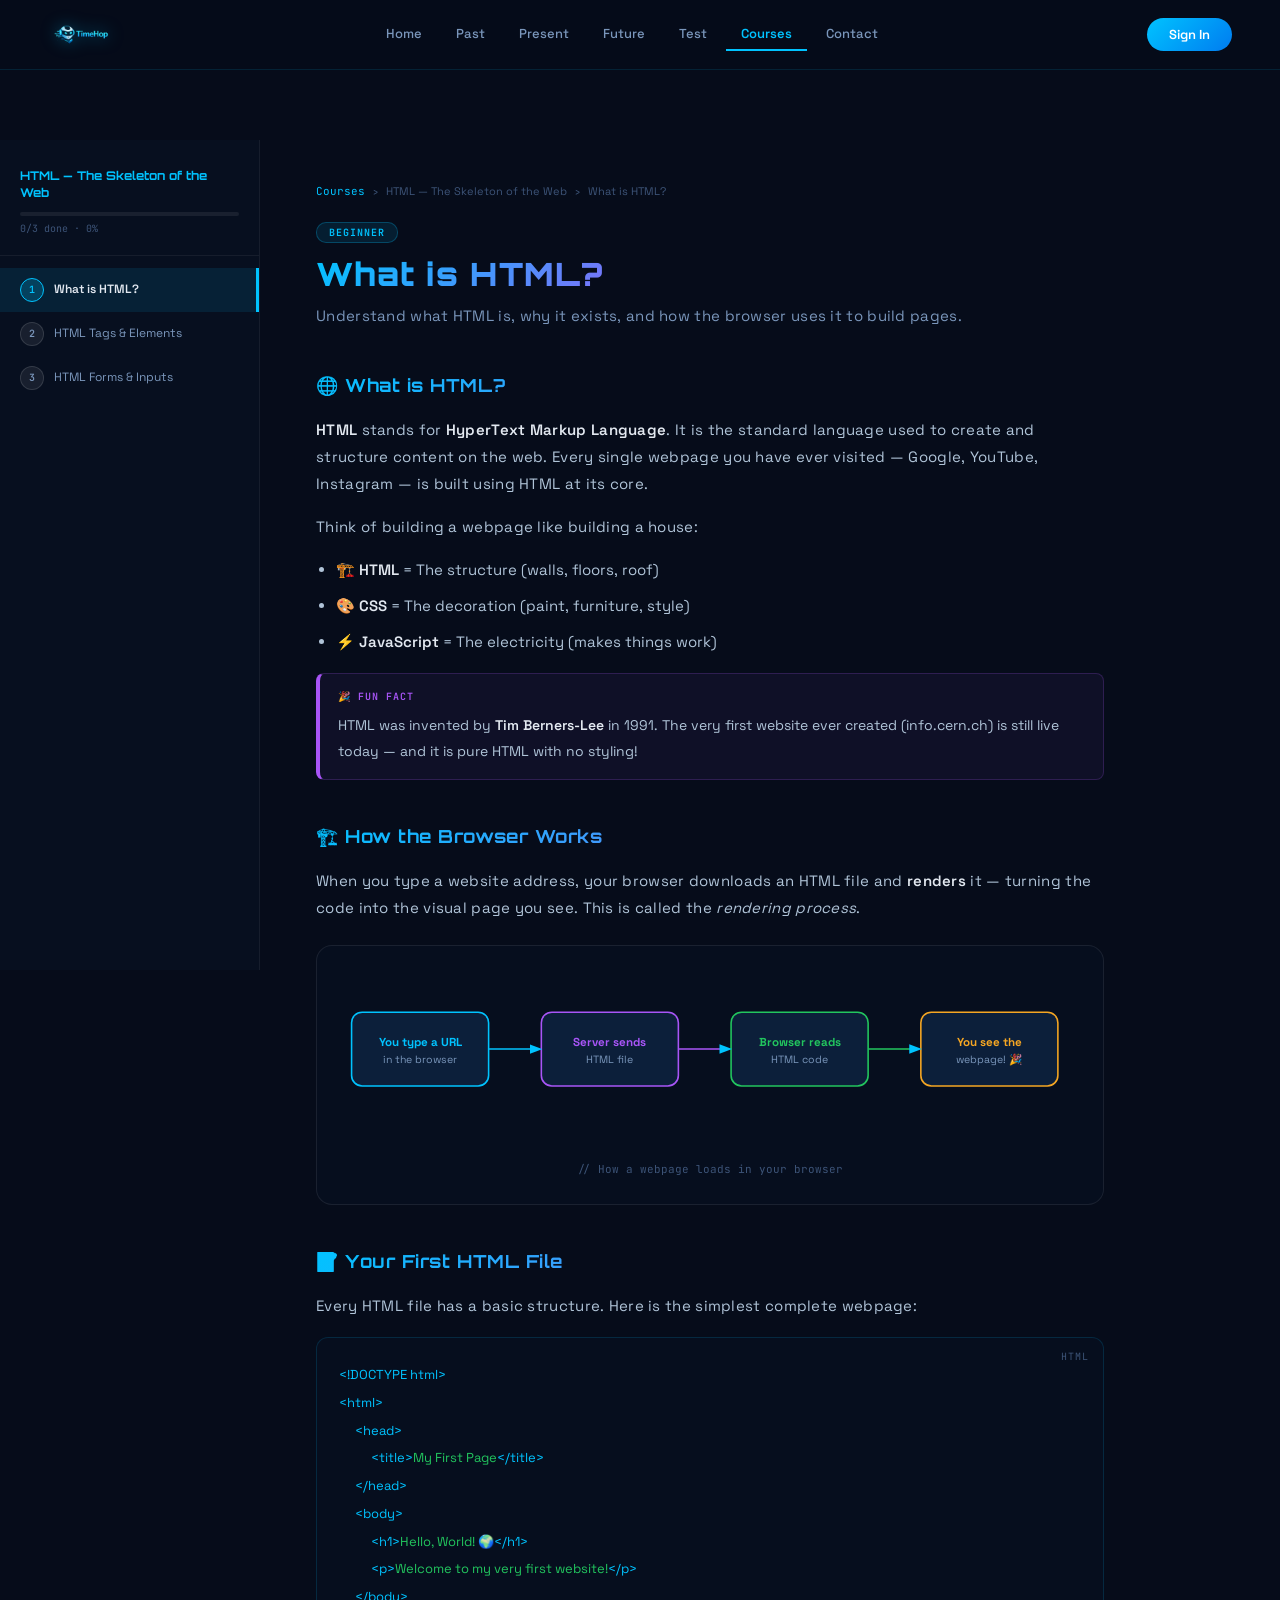
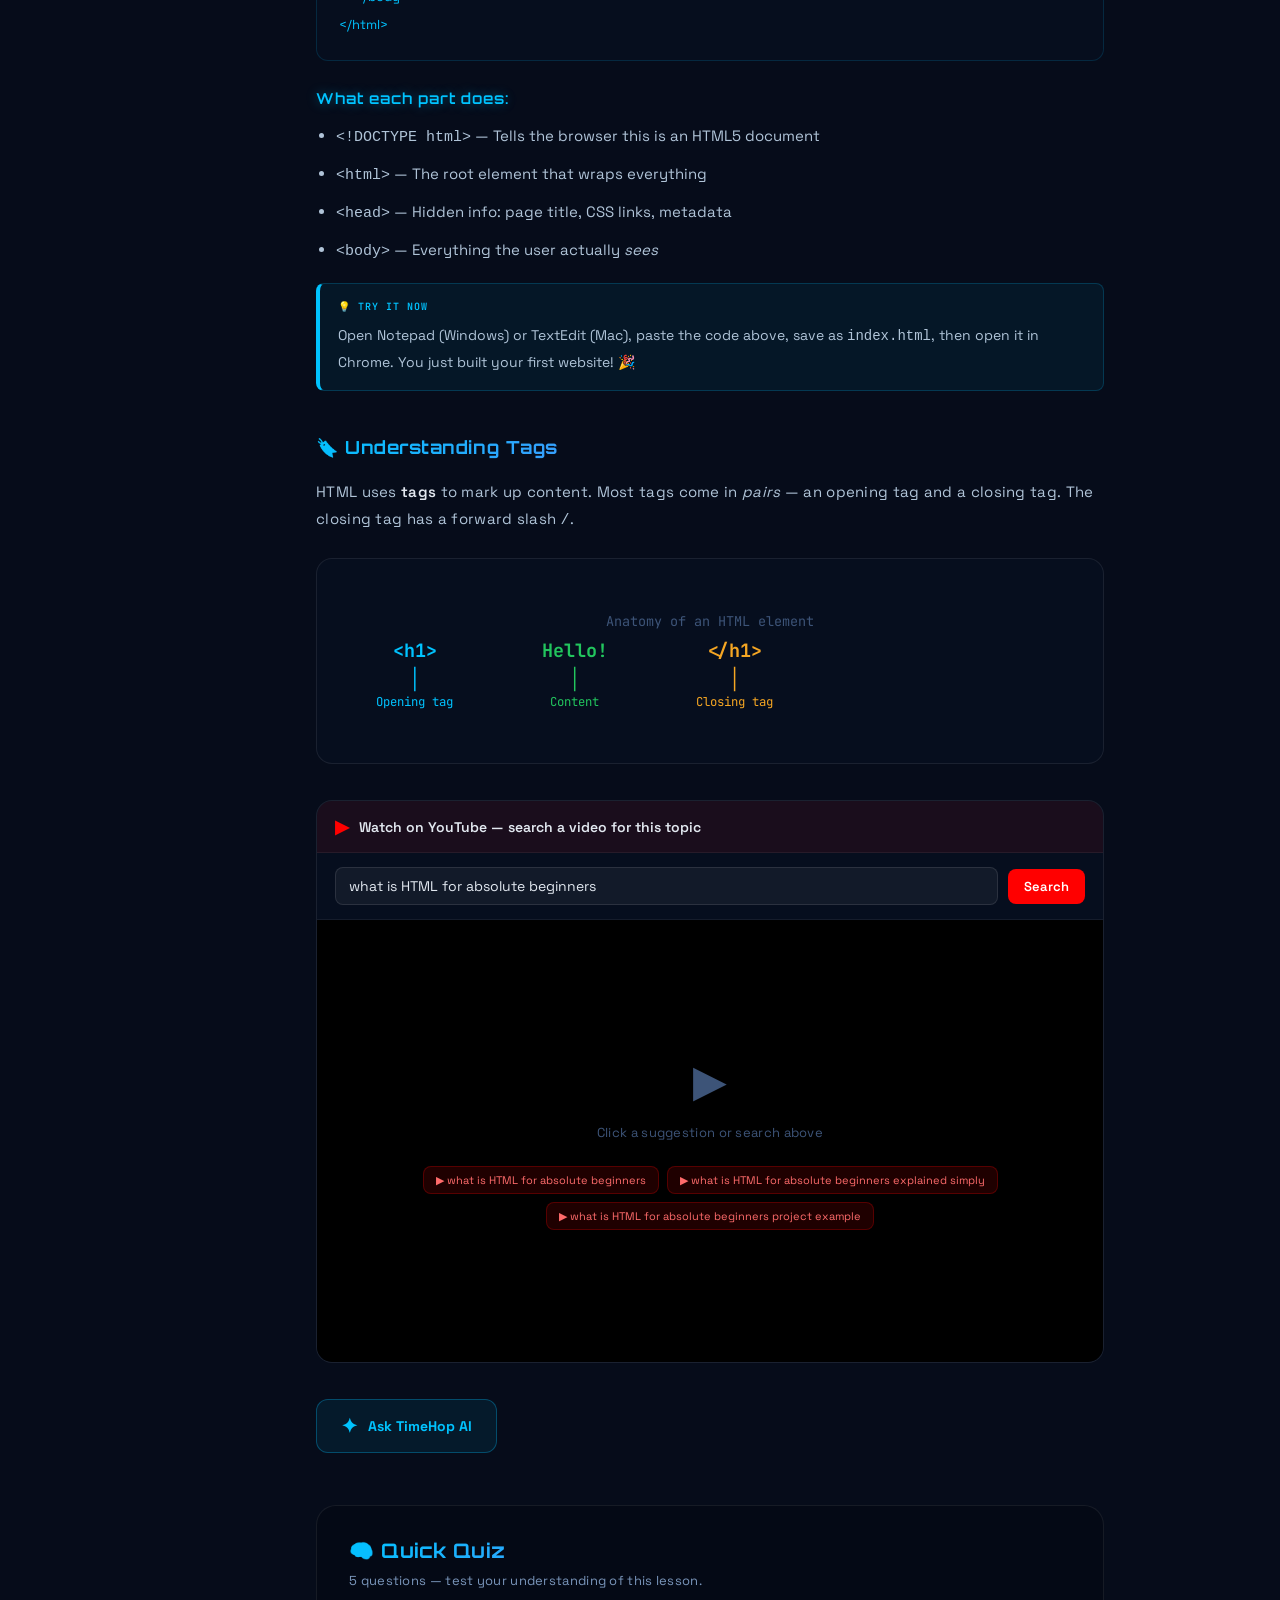
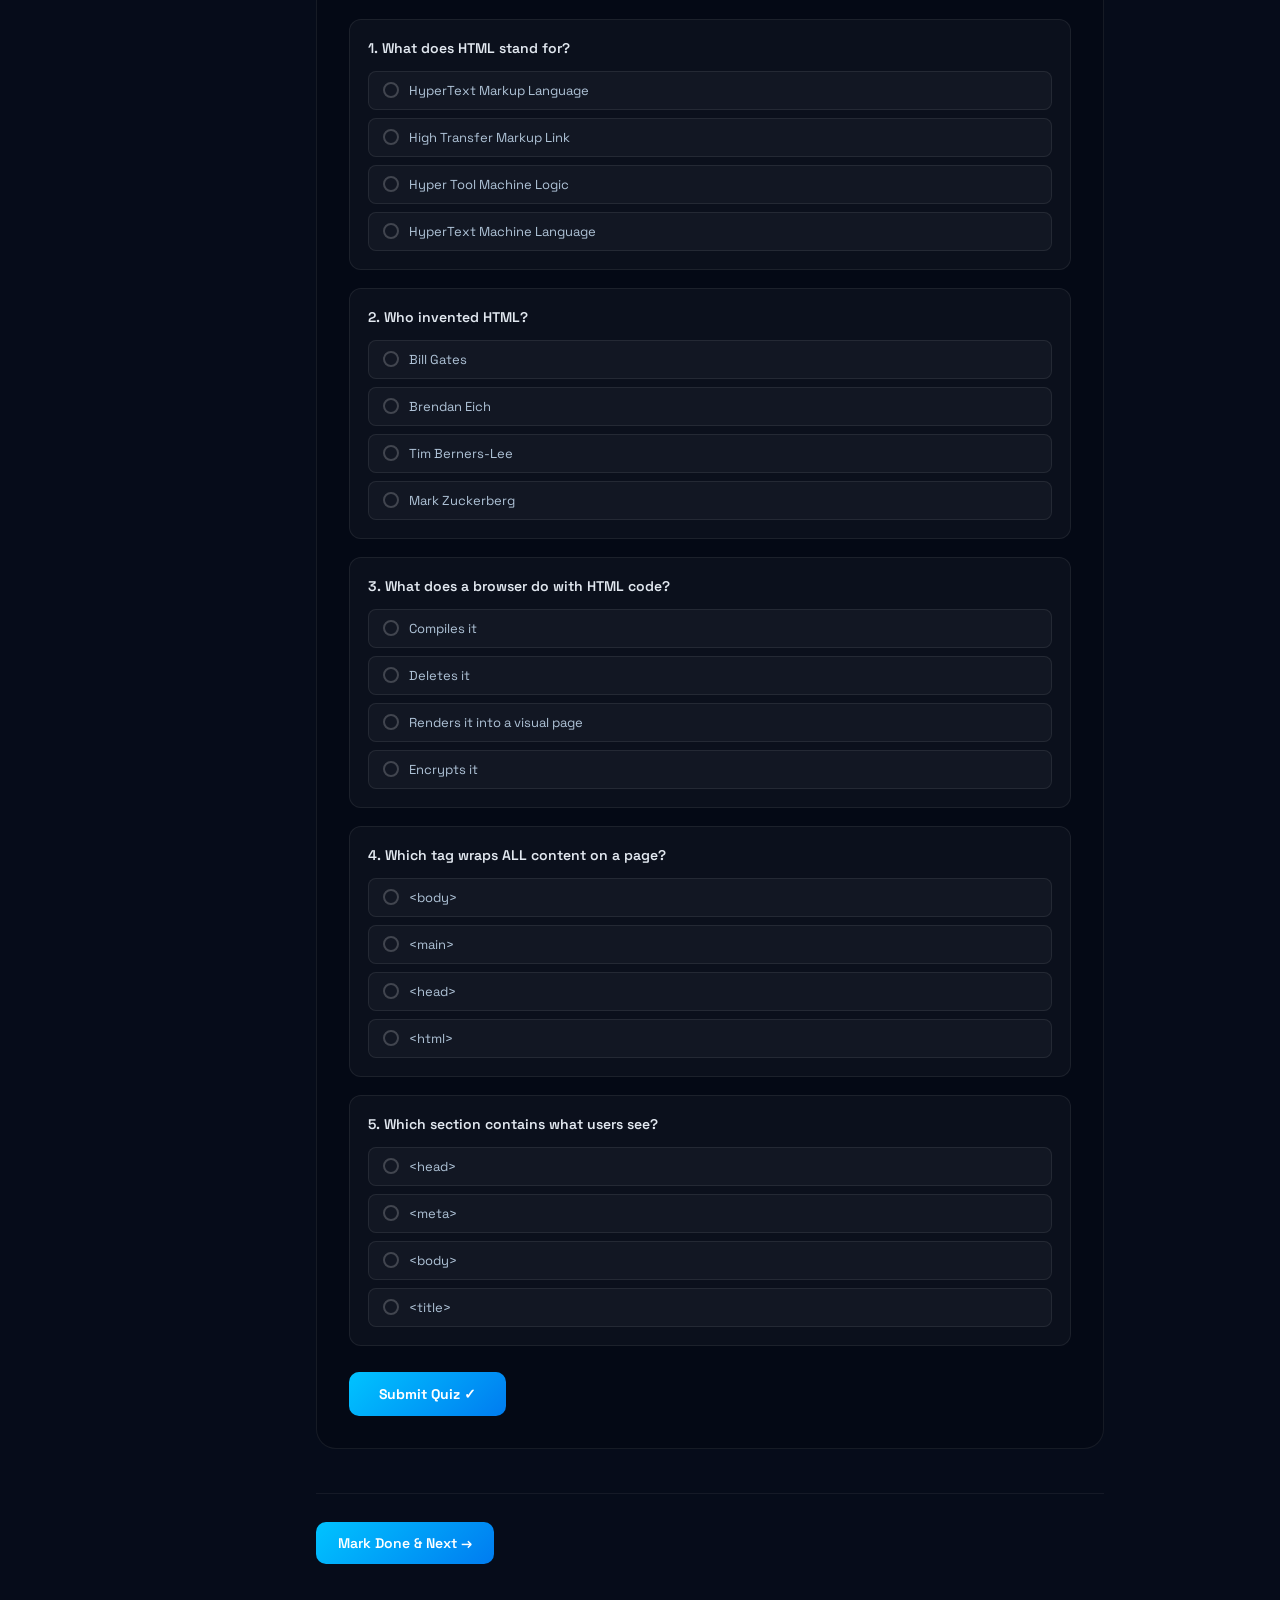
<file: detail.html>
<!DOCTYPE html>
<html lang="en">
<head>
<meta charset="UTF-8">
<title>Course Detail - TimeHop</title>
<meta name="viewport" content="width=device-width, initial-scale=1.0">
<link rel="stylesheet" href="style.css">
<link href="https://fonts.googleapis.com/css2?family=Orbitron:wght@400;500;700;900&family=Space+Grotesk:wght@300;400;500;600;700&family=JetBrains+Mono:wght@400;600&display=swap" rel="stylesheet">
<style>
nav { position:fixed;top:0;left:0;right:0;height:70px;z-index:1000;display:flex;align-items:center;padding:0 48px;background:rgba(6,12,26,0.95);backdrop-filter:blur(20px);border-bottom:1px solid rgba(0,195,255,0.10); }
.logo{display:flex;align-items:center;gap:10px;text-decoration:none;flex-shrink:0;}
.logo img{height:46px;width:auto;filter:drop-shadow(0 0 8px rgba(0,195,255,0.55));}
.nav-links{list-style:none;display:flex;gap:4px;margin:0 auto;}
.nav-links a{display:block;padding:7px 15px;font-family:'Space Grotesk',sans-serif;font-size:13px;font-weight:500;color:#7a96bb;text-decoration:none;border-radius:6px;transition:0.2s;}
.nav-links a:hover{color:#e2e8f0;background:rgba(255,255,255,0.06);}
.nav-links a.active{color:#00c3ff;border-bottom:2px solid #00c3ff;border-radius:0;}
.auth-area{display:flex;align-items:center;gap:10px;}
.signin-btn{padding:8px 22px;border-radius:20px;background:linear-gradient(135deg,#00c3ff,#007cf0);color:white;border:none;font-family:'Space Grotesk',sans-serif;font-size:13px;font-weight:600;cursor:pointer;transition:0.2s;}
.signin-btn:hover{transform:translateY(-1px);box-shadow:0 6px 20px rgba(0,195,255,0.4);}
.avatar{width:38px;height:38px;border-radius:50%;background:linear-gradient(135deg,#00c3ff,#007cf0);display:flex;align-items:center;justify-content:center;font-weight:700;font-size:15px;color:white;cursor:pointer;}
.hidden{display:none !important;}
.profile{cursor:pointer;}

.detail-wrapper{display:grid;grid-template-columns:260px 1fr;min-height:100vh;padding-top:70px;}

/* SIDEBAR */
.sidebar{background:rgba(8,16,32,0.97);border-right:1px solid rgba(255,255,255,0.06);padding:28px 0;position:sticky;top:70px;height:calc(100vh - 70px);overflow-y:auto;scrollbar-width:thin;scrollbar-color:rgba(0,195,255,0.2) transparent;}
.sidebar-header{padding:0 20px 20px;border-bottom:1px solid rgba(255,255,255,0.06);margin-bottom:12px;}
.sidebar-course-name{font-family:'Orbitron',sans-serif;font-size:12px;font-weight:700;color:#00c3ff;margin-bottom:10px;line-height:1.4;}
.sidebar-progress-bar{height:4px;background:rgba(255,255,255,0.07);border-radius:4px;overflow:hidden;}
.sidebar-progress-fill{height:100%;background:linear-gradient(to right,#00c3ff,#a855f7);border-radius:4px;transition:width 0.4s ease;}
.sidebar-progress-text{font-family:'JetBrains Mono',monospace;font-size:10px;color:#3d5478;margin-top:6px;}
.lesson-btn{display:flex;align-items:center;gap:10px;width:100%;padding:10px 20px;background:none;border:none;text-align:left;cursor:pointer;transition:background 0.2s;font-family:'Space Grotesk',sans-serif;}
.lesson-btn:hover{background:rgba(0,195,255,0.06);}
.lesson-btn.active{background:rgba(0,195,255,0.10);border-right:3px solid #00c3ff;}
.lesson-num{width:24px;height:24px;border-radius:50%;flex-shrink:0;background:rgba(255,255,255,0.07);border:1px solid rgba(255,255,255,0.12);display:flex;align-items:center;justify-content:center;font-family:'JetBrains Mono',monospace;font-size:10px;font-weight:600;color:#7a96bb;transition:0.2s;}
.lesson-btn.active .lesson-num{background:rgba(0,195,255,0.2);border-color:#00c3ff;color:#00c3ff;}
.lesson-btn.done  .lesson-num{background:rgba(34,197,94,0.2);border-color:#22c55e;color:#22c55e;}
.lesson-title-side{font-size:12px;color:#7a96bb;line-height:1.4;flex:1;}
.lesson-btn.active .lesson-title-side{color:#e2e8f0;font-weight:600;}

/* MAIN */
.main-content{padding:44px 56px 80px;max-width:900px;}
.breadcrumb{font-family:'JetBrains Mono',monospace;font-size:11px;color:#3d5478;margin-bottom:22px;display:flex;align-items:center;gap:8px;}
.breadcrumb a{color:#00c3ff;text-decoration:none;}
.lesson-level-tag{display:inline-block;margin-bottom:12px;padding:3px 12px;border-radius:10px;font-family:'JetBrains Mono',monospace;font-size:10px;font-weight:600;text-transform:uppercase;letter-spacing:0.1em;background:rgba(0,195,255,0.1);color:#00c3ff;border:1px solid rgba(0,195,255,0.25);}
.lesson-title-main{font-family:'Orbitron',sans-serif;font-size:clamp(20px,3vw,32px);font-weight:900;color:#e2e8f0;margin-bottom:10px;line-height:1.2;}
.lesson-subtitle{font-family:'Space Grotesk',sans-serif;font-size:15px;color:#7a96bb;line-height:1.7;margin-bottom:0;}

/* LESSON BODY */
.lesson-body{font-family:'Space Grotesk',sans-serif;font-size:15px;color:#b0c4d8;line-height:1.85;margin-top:32px;}
.lesson-body h2{font-family:'Orbitron',sans-serif;font-size:18px;font-weight:700;color:#e2e8f0;margin:40px 0 14px;}
.lesson-body h3{font-family:'Space Grotesk',sans-serif;font-size:15px;font-weight:700;color:#00c3ff;margin:24px 0 10px;}
.lesson-body p{margin-bottom:16px;}
.lesson-body ul,
.lesson-body ol{padding-left:20px;margin-bottom:16px;}
.lesson-body li{margin-bottom:8px;}
.lesson-body strong{color:#e2e8f0;font-weight:600;}

.code-block{background:#060e1e;border:1px solid rgba(0,195,255,0.15);border-radius:12px;padding:22px;margin:18px 0;overflow-x:auto;position:relative;}
.code-block::before{content:attr(data-lang);position:absolute;top:10px;right:14px;font-family:'JetBrains Mono',monospace;font-size:10px;color:#3d5478;text-transform:uppercase;letter-spacing:0.1em;}
.code-block code{font-family:'JetBrains Mono',monospace;font-size:13px;line-height:1.8;color:#e2e8f0;white-space:pre;}
.code-block code .kw{color:#00c3ff;}
.code-block code .fn{color:#a855f7;}
.code-block code .str{color:#22c55e;}
.code-block code .cm{color:#3d5478;}
.code-block code .nm{color:#f5a623;}

.tip-box{background:rgba(0,195,255,0.06);border:1px solid rgba(0,195,255,0.2);border-left:4px solid #00c3ff;border-radius:8px;padding:14px 18px;margin:18px 0;font-size:14px;}
.fun-box{background:rgba(168,85,247,0.06);border:1px solid rgba(168,85,247,0.2);border-left:4px solid #a855f7;border-radius:8px;padding:14px 18px;margin:18px 0;font-size:14px;}
.warn-box{background:rgba(234,179,8,0.06);border:1px solid rgba(234,179,8,0.2);border-left:4px solid #eab308;border-radius:8px;padding:14px 18px;margin:18px 0;font-size:14px;}
.tip-label{font-family:'JetBrains Mono',monospace;font-size:10px;font-weight:600;text-transform:uppercase;letter-spacing:0.1em;margin-bottom:6px;}
.tip-box .tip-label{color:#00c3ff;}
.fun-box .tip-label{color:#a855f7;}
.warn-box .tip-label{color:#eab308;}

/* SVG diagram container */
.diagram-box{background:#060e1e;border:1px solid rgba(255,255,255,0.08);border-radius:16px;padding:24px;margin:24px 0;text-align:center;overflow:hidden;}
.diagram-box svg{max-width:100%;height:auto;}
.diagram-caption{font-family:'JetBrains Mono',monospace;font-size:11px;color:#3d5478;margin-top:12px;text-align:center;}

/* YT */
.yt-section{margin:36px 0;background:#060e1e;border:1px solid rgba(255,255,255,0.08);border-radius:16px;overflow:hidden;}
.yt-header{padding:14px 18px;background:rgba(255,0,0,0.08);border-bottom:1px solid rgba(255,255,255,0.06);display:flex;align-items:center;gap:10px;font-family:'Space Grotesk',sans-serif;font-size:14px;font-weight:600;color:#e2e8f0;}
.yt-icon{color:#ff0000;font-size:18px;}
.yt-search-bar{padding:14px 18px;display:flex;gap:10px;align-items:center;border-bottom:1px solid rgba(255,255,255,0.06);}
.yt-search-input{flex:1;background:rgba(255,255,255,0.05);border:1px solid rgba(255,255,255,0.1);border-radius:8px;padding:9px 13px;font-family:'Space Grotesk',sans-serif;font-size:14px;color:#e2e8f0;outline:none;transition:0.2s;}
.yt-search-input:focus{border-color:rgba(0,195,255,0.4);}
.yt-search-btn{padding:9px 16px;border-radius:8px;background:#ff0000;border:none;color:white;font-family:'Space Grotesk',sans-serif;font-size:13px;font-weight:600;cursor:pointer;transition:0.2s;}
.yt-search-btn:hover{background:#cc0000;}
.yt-embed-frame{position:relative;padding-bottom:56.25%;background:#000;}
.yt-embed-frame iframe{position:absolute;inset:0;width:100%;height:100%;border:none;}
.yt-placeholder{position:absolute;inset:0;display:flex;flex-direction:column;align-items:center;justify-content:center;gap:12px;color:#3d5478;font-family:'Space Grotesk',sans-serif;}
.yt-placeholder .ph-icon{font-size:44px;}
.yt-placeholder p{font-size:13px;}
#ytSuggestions button{padding:6px 12px;border-radius:8px;background:rgba(255,0,0,0.12);border:1px solid rgba(255,0,0,0.25);color:#ff6b6b;font-family:'Space Grotesk',sans-serif;font-size:11px;cursor:pointer;transition:0.2s;}
#ytSuggestions button:hover{background:rgba(255,0,0,0.22);}

/* ASK TIMEHOP BUTTON */
.ask-bar{display:flex;gap:12px;flex-wrap:wrap;margin:32px 0;}
.ask-timehop-btn{display:flex;align-items:center;gap:10px;padding:13px 24px;border-radius:12px;border:1px solid rgba(0,195,255,0.3);background:rgba(0,195,255,0.08);color:#00c3ff;font-family:'Space Grotesk',sans-serif;font-size:14px;font-weight:700;cursor:pointer;transition:0.2s;}
.ask-timehop-btn:hover{background:rgba(0,195,255,0.16);transform:translateY(-2px);box-shadow:0 8px 24px rgba(0,195,255,0.2);}
.ask-timehop-btn .btn-icon{font-size:20px;}

/* PREMIUM MODAL */
.premium-modal-bg{position:fixed;inset:0;z-index:9999;background:rgba(6,12,26,0.88);backdrop-filter:blur(14px);display:flex;align-items:center;justify-content:center;}
.premium-modal-box{background:linear-gradient(135deg,#0c1429,#0a1020);border:1px solid rgba(0,195,255,0.25);border-radius:24px;padding:48px 40px;max-width:440px;width:90%;text-align:center;position:relative;box-shadow:0 0 80px rgba(0,195,255,0.12);}
.pm-glow{position:absolute;top:-40px;left:50%;transform:translateX(-50%);width:120px;height:120px;background:radial-gradient(circle,rgba(0,195,255,0.3),transparent 70%);pointer-events:none;}
.pm-icon{font-size:56px;margin-bottom:16px;display:block;}
.pm-title{font-family:'Orbitron',sans-serif;font-size:22px;font-weight:900;background:linear-gradient(135deg,#00c3ff,#a855f7);-webkit-background-clip:text;-webkit-text-fill-color:transparent;background-clip:text;margin-bottom:8px;}
.pm-sub{font-family:'Space Grotesk',sans-serif;font-size:14px;color:#7a96bb;line-height:1.7;margin-bottom:28px;}
.pm-features{display:grid;grid-template-columns:1fr 1fr;gap:10px;margin-bottom:28px;text-align:left;}
.pm-feat{display:flex;align-items:center;gap:8px;font-family:'Space Grotesk',sans-serif;font-size:13px;color:#b0c4d8;background:rgba(255,255,255,0.03);border-radius:8px;padding:8px 12px;border:1px solid rgba(255,255,255,0.06);}
.pm-feat .feat-icon{font-size:16px;flex-shrink:0;}
.pm-btns{display:flex;gap:12px;}
.pm-btn-upgrade{flex:1;padding:14px;border-radius:12px;background:linear-gradient(135deg,#00c3ff,#007cf0);color:#fff;border:none;cursor:pointer;font-family:'Space Grotesk',sans-serif;font-size:14px;font-weight:700;transition:0.2s;}
.pm-btn-upgrade:hover{box-shadow:0 8px 24px rgba(0,195,255,0.4);transform:translateY(-2px);}
.pm-btn-close{flex:1;padding:14px;border-radius:12px;background:rgba(255,255,255,0.05);color:#7a96bb;border:1px solid rgba(255,255,255,0.1);cursor:pointer;font-family:'Space Grotesk',sans-serif;font-size:14px;font-weight:600;transition:0.2s;}
.pm-btn-close:hover{background:rgba(255,255,255,0.09);}

/* QUIZ */
.quiz-section{margin-top:52px;background:rgba(0,0,0,0.18);border:1px solid rgba(255,255,255,0.07);border-radius:20px;padding:32px;}
.quiz-section h2{font-family:'Orbitron',sans-serif;font-size:20px;font-weight:700;color:#e2e8f0;margin-bottom:6px;}
.quiz-subtitle{font-family:'Space Grotesk',sans-serif;font-size:13px;color:#7a96bb;margin-bottom:26px;}
.quiz-q{background:rgba(255,255,255,0.03);border:1px solid rgba(255,255,255,0.07);border-radius:12px;padding:18px;margin-bottom:18px;}
.quiz-q-text{font-family:'Space Grotesk',sans-serif;font-size:14px;font-weight:600;color:#e2e8f0;margin-bottom:12px;line-height:1.5;}
.quiz-options{display:flex;flex-direction:column;gap:8px;}
.quiz-opt{display:flex;align-items:center;gap:10px;padding:10px 14px;border-radius:8px;background:rgba(255,255,255,0.03);border:1px solid rgba(255,255,255,0.08);cursor:pointer;transition:0.2s;font-family:'Space Grotesk',sans-serif;font-size:13px;color:#b0c4d8;user-select:none;}
.quiz-opt:hover{background:rgba(0,195,255,0.08);border-color:rgba(0,195,255,0.3);color:#e2e8f0;}
.quiz-opt.selected{background:rgba(0,195,255,0.12);border-color:#00c3ff;color:#e2e8f0;}
.quiz-opt.correct{background:rgba(34,197,94,0.12);border-color:#22c55e;color:#22c55e;}
.quiz-opt.wrong{background:rgba(239,68,68,0.12);border-color:#ef4444;color:#ef4444;}
.opt-dot{width:16px;height:16px;border-radius:50%;flex-shrink:0;border:2px solid rgba(255,255,255,0.2);transition:0.2s;}
.quiz-opt.selected .opt-dot{border-color:#00c3ff;background:#00c3ff;}
.quiz-opt.correct  .opt-dot{border-color:#22c55e;background:#22c55e;}
.quiz-opt.wrong    .opt-dot{border-color:#ef4444;background:#ef4444;}
.quiz-submit-btn{padding:13px 30px;border-radius:10px;background:linear-gradient(135deg,#00c3ff,#007cf0);border:none;color:white;font-family:'Space Grotesk',sans-serif;font-size:14px;font-weight:700;cursor:pointer;transition:0.2s;margin-top:8px;}
.quiz-submit-btn:hover{transform:translateY(-2px);box-shadow:0 8px 24px rgba(0,195,255,0.4);}
.quiz-result{margin-top:22px;padding:20px;border-radius:12px;background:rgba(0,195,255,0.06);border:1px solid rgba(0,195,255,0.2);font-family:'Space Grotesk',sans-serif;font-size:15px;color:#e2e8f0;display:none;}
.quiz-result .score{font-family:'Orbitron',sans-serif;font-size:30px;font-weight:900;color:#00c3ff;}

/* LESSON NAV */
.lesson-nav{display:flex;gap:12px;margin-top:44px;padding-top:28px;border-top:1px solid rgba(255,255,255,0.06);}
.lesson-nav-btn{padding:12px 22px;border-radius:10px;font-family:'Space Grotesk',sans-serif;font-size:14px;font-weight:600;cursor:pointer;border:none;transition:0.2s;display:flex;align-items:center;gap:8px;}
.lesson-nav-btn.prev{background:rgba(255,255,255,0.06);color:#7a96bb;border:1px solid rgba(255,255,255,0.1);}
.lesson-nav-btn.prev:hover{background:rgba(255,255,255,0.1);color:#e2e8f0;}
.lesson-nav-btn.next{background:linear-gradient(135deg,#00c3ff,#007cf0);color:white;}
.lesson-nav-btn.next:hover{box-shadow:0 6px 20px rgba(0,195,255,0.4);transform:translateY(-2px);}
.lesson-nav-btn.complete{background:linear-gradient(135deg,#22c55e,#16a34a);color:white;}
.lesson-nav-btn.complete:hover{box-shadow:0 6px 20px rgba(34,197,94,0.4);transform:translateY(-2px);}

/* TOPIC MODE */
.detail-wrapper.topic-mode{display:block;min-height:100vh;}
.topic-page{width:min(980px,calc(100% - 48px));margin:0 auto;padding:44px 0 100px;font-family:'Space Grotesk',sans-serif;}
.topic-hero{display:flex;align-items:flex-start;gap:18px;margin-bottom:20px;flex-wrap:wrap;}
.topic-icon{font-size:52px;line-height:1;flex-shrink:0;}
.topic-heading{min-width:0;flex:1;}
.topic-crumb{font-family:'JetBrains Mono',monospace;font-size:11px;color:#3d5478;margin-bottom:24px;display:flex;align-items:center;gap:8px;flex-wrap:wrap;}
.topic-crumb a{color:#00c3ff;text-decoration:none;}
@media(max-width:720px){
  .detail-wrapper{display:block;}
  .sidebar{display:none;}
  .main-content{padding:28px 22px 70px;max-width:none;}
  .topic-page{width:calc(100% - 36px);padding-top:28px;}
}
</style>
</head>
<body>

<nav>
  <a href="index.html" class="logo"><img src="nav.png" alt="TimeHop Logo"></a>
  <ul class="nav-links">
    <li><a href="index.html">Home</a></li>
    <li><a href="past.html">Past</a></li>
    <li><a href="present.html">Present</a></li>
    <li><a href="future.html">Future</a></li>
    <li><a href="test.html">Test</a></li>
    <li><a href="courses.html" class="active">Courses</a></li>
    <li><a href="contact.html">Contact</a></li>
  </ul>
  <div class="auth-area">
    <button id="signinBtn" class="signin-btn">Sign In</button>
    <div class="profile hidden" id="profileBox"><div class="avatar" id="avatarLetter"></div></div>
  </div>
</nav>

<div class="detail-wrapper">
  <aside class="sidebar" id="sidebar"></aside>
  <main class="main-content">
    <div class="breadcrumb">
      <a href="courses.html">Courses</a><span>›</span>
      <span id="breadCourse">Course</span><span>›</span>
      <span id="breadLesson">Lesson</span>
    </div>
    <div class="lesson-level-tag" id="lessonTag">Beginner</div>
    <h1 class="lesson-title-main" id="lessonTitle">Loading...</h1>
    <p class="lesson-subtitle" id="lessonSubtitle"></p>
    <div class="lesson-body" id="lessonBody"></div>

    <!-- YOUTUBE -->
    <div class="yt-section">
      <div class="yt-header"><span class="yt-icon">▶</span> Watch on YouTube — search a video for this topic</div>
      <div class="yt-search-bar">
        <input class="yt-search-input" id="ytSearchInput" placeholder="e.g. HTML for beginners...">
        <button class="yt-search-btn" id="ytSearchBtn">Search</button>
      </div>
      <div class="yt-embed-frame">
        <div class="yt-placeholder" id="ytPlaceholder">
          <div class="ph-icon">▶</div>
          <p>Click a suggestion or search above</p>
          <div id="ytSuggestions" style="display:flex;gap:8px;flex-wrap:wrap;justify-content:center;margin-top:10px;"></div>
        </div>
        <iframe id="ytFrame" src="" allow="autoplay; encrypted-media" allowfullscreen style="display:none;"></iframe>
      </div>
    </div>

    <!-- ASK TIMEHOP -->
    <div class="ask-bar">
      <button class="ask-timehop-btn" id="askTimehopBtn">
        <span class="btn-icon">✦</span> Ask TimeHop AI
      </button>
    </div>

    <!-- QUIZ -->
    <div class="quiz-section" id="quizSection"></div>

    <!-- LESSON NAV -->
    <div class="lesson-nav" id="lessonNav"></div>
  </main>
</div>

<!-- PREMIUM MODAL -->
<div class="premium-modal-bg hidden" id="premiumModal">
  <div class="premium-modal-box">
    <div class="pm-glow"></div>
    <span class="pm-icon">✦</span>
    <div class="pm-title">TimeHop AI Tutor</div>
    <p class="pm-sub">Get instant answers to any coding question — explained simply, with examples, right inside your lesson. Available on Pro & Elite plans.</p>
    <div class="pm-features">
      <div class="pm-feat"><span class="feat-icon">🤖</span> AI-powered answers</div>
      <div class="pm-feat"><span class="feat-icon">💡</span> Step-by-step help</div>
      <div class="pm-feat"><span class="feat-icon">📚</span> 25 courses unlocked</div>
      <div class="pm-feat"><span class="feat-icon">🏆</span> Certificates</div>
      <div class="pm-feat"><span class="feat-icon">♾️</span> Unlimited quizzes</div>
      <div class="pm-feat"><span class="feat-icon">🚀</span> Early access</div>
    </div>
    <div class="pm-btns">
      <button class="pm-btn-upgrade" onclick="window.location.href='contact.html'">Upgrade to Pro — $9/mo</button>
      <button class="pm-btn-close" onclick="document.getElementById('premiumModal').classList.add('hidden')">Maybe Later</button>
    </div>
  </div>
</div>

<script src="script.js"></script>
<div id="loginModal" class="login-modal hidden">
  <div class="login-box">
    <input id="loginName" placeholder="Name">
    <input id="loginEmail" placeholder="Email">
    <select id="loginGender"><option value="">Gender</option><option>Male</option><option>Female</option></select>
    <textarea id="loginBio" placeholder="Bio"></textarea>
    <button id="createAccount" class="btn">Create Account</button>
  </div>
</div>

<script>
/* ═══════════════════════════════════════════
   COURSE DATABASE — rich content + SVG diagrams
═══════════════════════════════════════════ */
const COURSES = {

/* ─────────────── HTML ─────────────── */
html: {
  name: 'HTML — The Skeleton of the Web',
  level: 'Beginner',
  lessons: [
    {
      title: 'What is HTML?',
      subtitle: 'Understand what HTML is, why it exists, and how the browser uses it to build pages.',
      ytSearch: 'what is HTML for absolute beginners',
      body: `
<h2>🌐 What is HTML?</h2>
<p><strong>HTML</strong> stands for <strong>HyperText Markup Language</strong>. It is the standard language used to create and structure content on the web. Every single webpage you have ever visited — Google, YouTube, Instagram — is built using HTML at its core.</p>
<p>Think of building a webpage like building a house:</p>
<ul>
  <li>🏗️ <strong>HTML</strong> = The structure (walls, floors, roof)</li>
  <li>🎨 <strong>CSS</strong> = The decoration (paint, furniture, style)</li>
  <li>⚡ <strong>JavaScript</strong> = The electricity (makes things work)</li>
</ul>

<div class="fun-box">
  <div class="tip-label">🎉 Fun Fact</div>
  HTML was invented by <strong>Tim Berners-Lee</strong> in 1991. The very first website ever created (info.cern.ch) is still live today — and it is pure HTML with no styling!
</div>

<h2>🏗️ How the Browser Works</h2>
<p>When you type a website address, your browser downloads an HTML file and <strong>renders</strong> it — turning the code into the visual page you see. This is called the <em>rendering process</em>.</p>

<div class="diagram-box">
<svg viewBox="0 0 700 160" xmlns="http://www.w3.org/2000/svg" font-family="Space Grotesk, sans-serif">
  <defs>
    <marker id="arr" markerWidth="8" markerHeight="8" refX="6" refY="3" orient="auto">
      <path d="M0,0 L0,6 L8,3 z" fill="#00c3ff"/>
    </marker>
  </defs>
  <!-- boxes -->
  <rect x="10"  y="40" width="130" height="70" rx="10" fill="#0c1f3a" stroke="#00c3ff" stroke-width="1.5"/>
  <text x="75"  y="72" text-anchor="middle" fill="#00c3ff" font-size="11" font-weight="700">You type a URL</text>
  <text x="75"  y="88" text-anchor="middle" fill="#7a96bb" font-size="10">in the browser</text>

  <rect x="190" y="40" width="130" height="70" rx="10" fill="#0c1f3a" stroke="#a855f7" stroke-width="1.5"/>
  <text x="255" y="72" text-anchor="middle" fill="#a855f7" font-size="11" font-weight="700">Server sends</text>
  <text x="255" y="88" text-anchor="middle" fill="#7a96bb" font-size="10">HTML file</text>

  <rect x="370" y="40" width="130" height="70" rx="10" fill="#0c1f3a" stroke="#22c55e" stroke-width="1.5"/>
  <text x="435" y="72" text-anchor="middle" fill="#22c55e" font-size="11" font-weight="700">Browser reads</text>
  <text x="435" y="88" text-anchor="middle" fill="#7a96bb" font-size="10">HTML code</text>

  <rect x="550" y="40" width="130" height="70" rx="10" fill="#0c1f3a" stroke="#f5a623" stroke-width="1.5"/>
  <text x="615" y="72" text-anchor="middle" fill="#f5a623" font-size="11" font-weight="700">You see the</text>
  <text x="615" y="88" text-anchor="middle" fill="#7a96bb" font-size="10">webpage! 🎉</text>

  <!-- arrows -->
  <line x1="140" y1="75" x2="188" y2="75" stroke="#00c3ff" stroke-width="1.5" marker-end="url(#arr)"/>
  <line x1="320" y1="75" x2="368" y2="75" stroke="#a855f7" stroke-width="1.5" marker-end="url(#arr)"/>
  <line x1="500" y1="75" x2="548" y2="75" stroke="#22c55e" stroke-width="1.5" marker-end="url(#arr)"/>
</svg>
<div class="diagram-caption">// How a webpage loads in your browser</div>
</div>

<h2>📝 Your First HTML File</h2>
<p>Every HTML file has a basic structure. Here is the simplest complete webpage:</p>
<div class="code-block" data-lang="HTML">
<code><span class="kw">&lt;!DOCTYPE html&gt;</span>
<span class="kw">&lt;html&gt;</span>
  <span class="kw">&lt;head&gt;</span>
    <span class="kw">&lt;title&gt;</span><span class="str">My First Page</span><span class="kw">&lt;/title&gt;</span>
  <span class="kw">&lt;/head&gt;</span>
  <span class="kw">&lt;body&gt;</span>
    <span class="kw">&lt;h1&gt;</span><span class="str">Hello, World! 🌍</span><span class="kw">&lt;/h1&gt;</span>
    <span class="kw">&lt;p&gt;</span><span class="str">Welcome to my very first website!</span><span class="kw">&lt;/p&gt;</span>
  <span class="kw">&lt;/body&gt;</span>
<span class="kw">&lt;/html&gt;</span></code>
</div>

<h3>What each part does:</h3>
<ul>
  <li><code>&lt;!DOCTYPE html&gt;</code> — Tells the browser this is an HTML5 document</li>
  <li><code>&lt;html&gt;</code> — The root element that wraps everything</li>
  <li><code>&lt;head&gt;</code> — Hidden info: page title, CSS links, metadata</li>
  <li><code>&lt;body&gt;</code> — Everything the user actually <em>sees</em></li>
</ul>

<div class="tip-box">
  <div class="tip-label">💡 Try It Now</div>
  Open Notepad (Windows) or TextEdit (Mac), paste the code above, save as <code>index.html</code>, then open it in Chrome. You just built your first website! 🎉
</div>

<h2>🔖 Understanding Tags</h2>
<p>HTML uses <strong>tags</strong> to mark up content. Most tags come in <em>pairs</em> — an opening tag and a closing tag. The closing tag has a forward slash <code>/</code>.</p>

<div class="diagram-box">
<svg viewBox="0 0 600 120" xmlns="http://www.w3.org/2000/svg" font-family="JetBrains Mono, monospace">
  <text x="300" y="35" text-anchor="middle" fill="#3d5478" font-size="11">Anatomy of an HTML element</text>
  <!-- labels -->
  <text x="60"  y="60" text-anchor="middle" fill="#00c3ff" font-size="15" font-weight="700">&lt;h1&gt;</text>
  <text x="190" y="60" text-anchor="middle" fill="#22c55e" font-size="15" font-weight="700">Hello!</text>
  <text x="320" y="60" text-anchor="middle" fill="#f5a623" font-size="15" font-weight="700">&lt;/h1&gt;</text>
  <!-- arrows down -->
  <line x1="60"  y1="68" x2="60"  y2="88" stroke="#00c3ff" stroke-width="1.2"/>
  <line x1="190" y1="68" x2="190" y2="88" stroke="#22c55e" stroke-width="1.2"/>
  <line x1="320" y1="68" x2="320" y2="88" stroke="#f5a623" stroke-width="1.2"/>
  <text x="60"  y="100" text-anchor="middle" fill="#00c3ff" font-size="10">Opening tag</text>
  <text x="190" y="100" text-anchor="middle" fill="#22c55e" font-size="10">Content</text>
  <text x="320" y="100" text-anchor="middle" fill="#f5a623" font-size="10">Closing tag</text>
</svg>
</div>
`,
      quiz: [
        { q: 'What does HTML stand for?',                opts: ['HyperText Markup Language','High Transfer Markup Link','Hyper Tool Machine Logic','HyperText Machine Language'], ans: 0 },
        { q: 'Who invented HTML?',                       opts: ['Bill Gates','Brendan Eich','Tim Berners-Lee','Mark Zuckerberg'],               ans: 2 },
        { q: 'What does a browser do with HTML code?',   opts: ['Compiles it','Deletes it','Renders it into a visual page','Encrypts it'],     ans: 2 },
        { q: 'Which tag wraps ALL content on a page?',   opts: ['<body>','<main>','<head>','<html>'],                                            ans: 3 },
        { q: 'Which section contains what users see?',   opts: ['<head>','<meta>','<body>','<title>'],                                           ans: 2 }
      ]
    },
    {
      title: 'HTML Tags & Elements',
      subtitle: 'Learn the most important tags: headings, paragraphs, links, images and lists.',
      ytSearch: 'HTML tags and elements tutorial beginner',
      body: `
<h2>🏷️ Tags — The Building Blocks</h2>
<p>HTML has over 100 tags, but you only need to know about 20 to build great websites. Let us learn the most important ones!</p>

<h2>📰 Headings (h1 to h6)</h2>
<p>Headings create titles and subtitles on a page. <code>&lt;h1&gt;</code> is the biggest and most important, <code>&lt;h6&gt;</code> is the smallest.</p>

<div class="diagram-box">
<svg viewBox="0 0 600 220" xmlns="http://www.w3.org/2000/svg" font-family="Space Grotesk, sans-serif">
  <text x="10" y="30"  fill="#e2e8f0" font-size="28" font-weight="900">h1 — Main Title</text>
  <text x="10" y="60"  fill="#b0c4d8" font-size="22" font-weight="700">h2 — Section Heading</text>
  <text x="10" y="88"  fill="#b0c4d8" font-size="18" font-weight="700">h3 — Sub-section</text>
  <text x="10" y="112" fill="#7a96bb" font-size="16" font-weight="600">h4 — Small heading</text>
  <text x="10" y="134" fill="#7a96bb" font-size="14" font-weight="600">h5 — Smaller heading</text>
  <text x="10" y="154" fill="#3d5478" font-size="13" font-weight="600">h6 — Smallest heading</text>
  <text x="10" y="195" fill="#3d5478" font-size="11" font-family="JetBrains Mono">// Use only ONE h1 per page — it is the page title for SEO</text>
</svg>
</div>

<div class="code-block" data-lang="HTML">
<code><span class="kw">&lt;h1&gt;</span><span class="str">I am the main title</span><span class="kw">&lt;/h1&gt;</span>
<span class="kw">&lt;h2&gt;</span><span class="str">I am a section heading</span><span class="kw">&lt;/h2&gt;</span>
<span class="kw">&lt;h3&gt;</span><span class="str">I am a sub-heading</span><span class="kw">&lt;/h3&gt;</span>
<span class="kw">&lt;p&gt;</span><span class="str">I am a paragraph. I can be very long.</span><span class="kw">&lt;/p&gt;</span></code>
</div>

<h2>🔗 Links</h2>
<p>The <code>&lt;a&gt;</code> tag creates clickable links. The <code>href</code> attribute tells the browser <em>where</em> to go.</p>
<div class="code-block" data-lang="HTML">
<code><span class="cm">&lt;!-- Link to another website --&gt;</span>
<span class="kw">&lt;a</span> href=<span class="str">"https://google.com"</span><span class="kw">&gt;</span><span class="str">Go to Google</span><span class="kw">&lt;/a&gt;</span>

<span class="cm">&lt;!-- Link that opens in a new tab --&gt;</span>
<span class="kw">&lt;a</span> href=<span class="str">"https://google.com"</span> target=<span class="str">"_blank"</span><span class="kw">&gt;</span><span class="str">Open in new tab</span><span class="kw">&lt;/a&gt;</span>

<span class="cm">&lt;!-- Link to another page on your site --&gt;</span>
<span class="kw">&lt;a</span> href=<span class="str">"about.html"</span><span class="kw">&gt;</span><span class="str">About Us</span><span class="kw">&lt;/a&gt;</span></code>
</div>

<h2>🖼️ Images</h2>
<p>The <code>&lt;img&gt;</code> tag adds images. It is a <strong>self-closing tag</strong> — no closing tag needed. The <code>alt</code> attribute describes the image for screen readers and SEO.</p>
<div class="code-block" data-lang="HTML">
<code><span class="cm">&lt;!-- Basic image --&gt;</span>
<span class="kw">&lt;img</span> src=<span class="str">"dog.jpg"</span> alt=<span class="str">"A cute golden retriever"</span><span class="kw">&gt;</span>

<span class="cm">&lt;!-- Image with custom size --&gt;</span>
<span class="kw">&lt;img</span> src=<span class="str">"dog.jpg"</span> alt=<span class="str">"A cute dog"</span> width=<span class="str">"300"</span> height=<span class="str">"200"</span><span class="kw">&gt;</span></code>
</div>

<h2>📋 Lists</h2>
<div class="code-block" data-lang="HTML">
<code><span class="cm">&lt;!-- Bullet list (unordered) --&gt;</span>
<span class="kw">&lt;ul&gt;</span>
  <span class="kw">&lt;li&gt;</span><span class="str">HTML</span><span class="kw">&lt;/li&gt;</span>
  <span class="kw">&lt;li&gt;</span><span class="str">CSS</span><span class="kw">&lt;/li&gt;</span>
  <span class="kw">&lt;li&gt;</span><span class="str">JavaScript</span><span class="kw">&lt;/li&gt;</span>
<span class="kw">&lt;/ul&gt;</span>

<span class="cm">&lt;!-- Numbered list (ordered) --&gt;</span>
<span class="kw">&lt;ol&gt;</span>
  <span class="kw">&lt;li&gt;</span><span class="str">Wake up</span><span class="kw">&lt;/li&gt;</span>
  <span class="kw">&lt;li&gt;</span><span class="str">Open laptop</span><span class="kw">&lt;/li&gt;</span>
  <span class="kw">&lt;li&gt;</span><span class="str">Write code</span><span class="kw">&lt;/li&gt;</span>
<span class="kw">&lt;/ol&gt;</span></code>
</div>

<div class="warn-box">
  <div class="tip-label">⚠️ Self-Closing Tags</div>
  Some tags never need a closing tag: <code>&lt;img&gt;</code>, <code>&lt;br&gt;</code> (line break), <code>&lt;hr&gt;</code> (horizontal line), <code>&lt;input&gt;</code>. These are called <strong>void elements</strong>.
</div>

<div class="tip-box">
  <div class="tip-label">💡 HTML Cheat Sheet</div>
  <strong>Most used tags:</strong> &lt;h1&gt;-&lt;h6&gt; headings · &lt;p&gt; paragraph · &lt;a&gt; link · &lt;img&gt; image · &lt;ul&gt;/&lt;ol&gt;/&lt;li&gt; lists · &lt;div&gt; container · &lt;span&gt; inline container · &lt;button&gt; button · &lt;input&gt; input field
</div>
`,
      quiz: [
        { q: 'Which tag creates a clickable link?',         opts: ['<link>','<href>','<a>','<url>'],                                              ans: 2 },
        { q: 'Which tag is used for images?',               opts: ['<picture>','<image>','<photo>','<img>'],                                      ans: 3 },
        { q: 'What does &lt;ul&gt; create?',                opts: ['Underlined list','Unordered (bullet) list','Unique list','Upper list'],        ans: 1 },
        { q: 'Which tag is self-closing (no closing tag)?', opts: ['<p>','<h1>','<br>','<div>'],                                                  ans: 2 },
        { q: 'Which attribute tells where a link goes?',    opts: ['src','link','href','url'],                                                    ans: 2 }
      ]
    },
    {
      title: 'HTML Forms & Inputs',
      subtitle: 'Collect information from users — text boxes, buttons, dropdowns and more.',
      ytSearch: 'HTML forms and inputs tutorial beginners',
      body: `
<h2>📋 Why Forms?</h2>
<p>Forms are how the web becomes <em>interactive</em>. Every login page, search bar, sign-up form, and contact page uses HTML forms. Without forms, the web would be read-only — like a book you can look at but never write in.</p>

<div class="diagram-box">
<svg viewBox="0 0 640 180" xmlns="http://www.w3.org/2000/svg" font-family="Space Grotesk, sans-serif">
  <rect x="20" y="20" width="280" height="140" rx="12" fill="#0c1429" stroke="rgba(0,195,255,0.2)" stroke-width="1.5"/>
  <text x="160" y="45" text-anchor="middle" fill="#00c3ff" font-size="12" font-weight="700">HTML Form (browser)</text>
  <rect x="40" y="58" width="240" height="24" rx="6" fill="rgba(255,255,255,0.05)" stroke="rgba(255,255,255,0.12)" stroke-width="1"/>
  <text x="50" y="74" fill="#3d5478" font-size="11">Name: John Doe</text>
  <rect x="40" y="90" width="240" height="24" rx="6" fill="rgba(255,255,255,0.05)" stroke="rgba(255,255,255,0.12)" stroke-width="1"/>
  <text x="50" y="106" fill="#3d5478" font-size="11">Email: john@email.com</text>
  <rect x="40" y="125" width="100" height="24" rx="6" fill="rgba(0,195,255,0.15)" stroke="rgba(0,195,255,0.4)" stroke-width="1"/>
  <text x="90" y="141" text-anchor="middle" fill="#00c3ff" font-size="12" font-weight="700">Submit</text>

  <defs><marker id="a2" markerWidth="8" markerHeight="8" refX="6" refY="3" orient="auto"><path d="M0,0 L0,6 L8,3 z" fill="#00c3ff"/></marker></defs>
  <line x1="310" y1="90" x2="340" y2="90" stroke="#00c3ff" stroke-width="1.5" marker-end="url(#a2)"/>
  <text x="325" y="82" text-anchor="middle" fill="#3d5478" font-size="10">POST</text>

  <rect x="350" y="20" width="260" height="140" rx="12" fill="#0c1429" stroke="rgba(168,85,247,0.25)" stroke-width="1.5"/>
  <text x="480" y="45" text-anchor="middle" fill="#a855f7" font-size="12" font-weight="700">Server receives data</text>
  <text x="480" y="70" text-anchor="middle" fill="#7a96bb" font-size="11">name = "John Doe"</text>
  <text x="480" y="90" text-anchor="middle" fill="#7a96bb" font-size="11">email = "john@email.com"</text>
  <text x="480" y="120" text-anchor="middle" fill="#22c55e" font-size="11">✓ Account created!</text>
</svg>
<div class="diagram-caption">// How form data flows from browser to server</div>
</div>

<h3>A Complete Form</h3>
<div class="code-block" data-lang="HTML">
<code><span class="kw">&lt;form&gt;</span>

  <span class="cm">&lt;!-- Text input --&gt;</span>
  <span class="kw">&lt;label&gt;</span><span class="str">Your Name:</span><span class="kw">&lt;/label&gt;</span>
  <span class="kw">&lt;input</span> type=<span class="str">"text"</span> placeholder=<span class="str">"Enter your name"</span><span class="kw">&gt;</span>

  <span class="cm">&lt;!-- Email input (validates format!) --&gt;</span>
  <span class="kw">&lt;input</span> type=<span class="str">"email"</span> placeholder=<span class="str">"you@email.com"</span><span class="kw">&gt;</span>

  <span class="cm">&lt;!-- Password (hides characters) --&gt;</span>
  <span class="kw">&lt;input</span> type=<span class="str">"password"</span> placeholder=<span class="str">"••••••••"</span><span class="kw">&gt;</span>

  <span class="cm">&lt;!-- Dropdown menu --&gt;</span>
  <span class="kw">&lt;select&gt;</span>
    <span class="kw">&lt;option&gt;</span><span class="str">Beginner</span><span class="kw">&lt;/option&gt;</span>
    <span class="kw">&lt;option&gt;</span><span class="str">Advanced</span><span class="kw">&lt;/option&gt;</span>
  <span class="kw">&lt;/select&gt;</span>

  <span class="cm">&lt;!-- Big text area --&gt;</span>
  <span class="kw">&lt;textarea</span> placeholder=<span class="str">"Write a message..."</span><span class="kw">&gt;&lt;/textarea&gt;</span>

  <span class="cm">&lt;!-- Submit button --&gt;</span>
  <span class="kw">&lt;button</span> type=<span class="str">"submit"</span><span class="kw">&gt;</span><span class="str">Send 🚀</span><span class="kw">&lt;/button&gt;</span>

<span class="kw">&lt;/form&gt;</span></code>
</div>

<h3>Fun Input Types</h3>
<div class="code-block" data-lang="HTML">
<code><span class="kw">&lt;input</span> type=<span class="str">"date"</span><span class="kw">&gt;</span>     <span class="cm">&lt;!-- Date picker --&gt;</span>
<span class="kw">&lt;input</span> type=<span class="str">"color"</span><span class="kw">&gt;</span>    <span class="cm">&lt;!-- Color picker --&gt;</span>
<span class="kw">&lt;input</span> type=<span class="str">"range"</span><span class="kw">&gt;</span>    <span class="cm">&lt;!-- Slider --&gt;</span>
<span class="kw">&lt;input</span> type=<span class="str">"checkbox"</span><span class="kw">&gt;</span> <span class="cm">&lt;!-- Tick box --&gt;</span>
<span class="kw">&lt;input</span> type=<span class="str">"radio"</span><span class="kw">&gt;</span>    <span class="cm">&lt;!-- Radio button --&gt;</span>
<span class="kw">&lt;input</span> type=<span class="str">"number"</span><span class="kw">&gt;</span>   <span class="cm">&lt;!-- Numbers only --&gt;</span></code>
</div>

<div class="tip-box">
  <div class="tip-label">💡 Pro Tip</div>
  Always use the right input <code>type</code>! <code>type="email"</code> automatically checks if the format looks like an email before submitting. <code>type="number"</code> shows a number keyboard on mobile.
</div>
`,
      quiz: [
        { q: 'Which tag wraps a form?',                              opts: ['<input>','<form>','<field>','<data>'],                                  ans: 1 },
        { q: 'Which input type hides the text as dots?',             opts: ['type="hidden"','type="secret"','type="password"','type="private"'],     ans: 2 },
        { q: 'What tag creates a dropdown menu?',                    opts: ['<dropdown>','<list>','<select>','<menu>'],                              ans: 2 },
        { q: 'Which tag creates a multi-line text area?',            opts: ['<input>','<text>','<multiline>','<textarea>'],                          ans: 3 },
        { q: 'Which input type automatically validates email format?',opts: ['type="text"','type="email"','type="validate"','type="check"'],          ans: 1 }
      ]
    }
  ]
},

/* ─────────────── CSS ─────────────── */
css: {
  name: 'CSS — Make It Beautiful',
  level: 'Beginner',
  lessons: [
    {
      title: 'What is CSS?',
      subtitle: 'CSS makes HTML beautiful — colors, fonts, sizes, spacing and everything visual.',
      ytSearch: 'CSS for beginners full tutorial 2024',
      body: `
<h2>🎨 CSS — Cascading Style Sheets</h2>
<p>If HTML is the skeleton of a webpage, <strong>CSS is the skin, clothes, and makeup</strong>. Without CSS, every webpage would just be black text on a white background — like a plain Word document. CSS is what makes websites look amazing.</p>

<div class="fun-box">
  <div class="tip-label">🎉 Fun Fact</div>
  The word <strong>"Cascading"</strong> means styles flow downward from parent to child elements. If you color a <code>&lt;div&gt;</code> blue, everything inside it inherits that blue — unless you override it!
</div>

<h2>🔌 3 Ways to Add CSS</h2>

<div class="diagram-box">
<svg viewBox="0 0 700 200" xmlns="http://www.w3.org/2000/svg" font-family="Space Grotesk, sans-serif">
  <rect x="10"  y="20" width="200" height="160" rx="12" fill="#0c1429" stroke="rgba(239,68,68,0.3)" stroke-width="1.5"/>
  <text x="110" y="48" text-anchor="middle" fill="#ef4444" font-size="12" font-weight="700">1. Inline</text>
  <text x="110" y="68" text-anchor="middle" fill="#3d5478" font-size="10">(avoid — messy)</text>
  <text x="110" y="96" text-anchor="middle" fill="#7a96bb" font-size="11" font-family="JetBrains Mono">&lt;p style="color:red"&gt;</text>
  <text x="110" y="145" text-anchor="middle" fill="#3d5478" font-size="10">Hard to maintain</text>

  <rect x="240" y="20" width="200" height="160" rx="12" fill="#0c1429" stroke="rgba(234,179,8,0.3)" stroke-width="1.5"/>
  <text x="340" y="48" text-anchor="middle" fill="#eab308" font-size="12" font-weight="700">2. Internal</text>
  <text x="340" y="68" text-anchor="middle" fill="#3d5478" font-size="10">(ok for small pages)</text>
  <text x="340" y="96" text-anchor="middle" fill="#7a96bb" font-size="11" font-family="JetBrains Mono">&lt;style&gt; in &lt;head&gt;</text>
  <text x="340" y="145" text-anchor="middle" fill="#3d5478" font-size="10">One file only</text>

  <rect x="470" y="20" width="210" height="160" rx="12" fill="#0c1429" stroke="rgba(34,197,94,0.35)" stroke-width="1.5"/>
  <text x="575" y="48" text-anchor="middle" fill="#22c55e" font-size="12" font-weight="700">3. External ✓ Best</text>
  <text x="575" y="68" text-anchor="middle" fill="#3d5478" font-size="10">(always use this)</text>
  <text x="575" y="96" text-anchor="middle" fill="#7a96bb" font-size="11" font-family="JetBrains Mono">style.css file</text>
  <text x="575" y="145" text-anchor="middle" fill="#3d5478" font-size="10">Works on all pages</text>
</svg>
<div class="diagram-caption">// Always use external CSS for real projects</div>
</div>

<div class="code-block" data-lang="HTML">
<code><span class="cm">&lt;!-- Method 3: External CSS (best practice) --&gt;</span>
<span class="kw">&lt;link</span> rel=<span class="str">"stylesheet"</span> href=<span class="str">"style.css"</span><span class="kw">&gt;</span></code>
</div>

<h2>✍️ CSS Syntax</h2>
<p>Every CSS rule has the same structure: <strong>selector</strong> → <strong>property</strong>: <strong>value</strong></p>
<div class="code-block" data-lang="CSS">
<code><span class="cm">/* selector { property: value; } */</span>

<span class="fn">h1</span> {
  <span class="kw">color</span>: <span class="str">tomato</span>;       <span class="cm">/* text color */</span>
  <span class="kw">font-size</span>: <span class="nm">48px</span>;    <span class="cm">/* text size */</span>
  <span class="kw">text-align</span>: <span class="str">center</span>; <span class="cm">/* centered */</span>
}

<span class="fn">p</span> {
  <span class="kw">color</span>: <span class="str">#7a96bb</span>;
  <span class="kw">line-height</span>: <span class="nm">1.8</span>;
  <span class="kw">font-family</span>: <span class="str">'Arial', sans-serif</span>;
}

<span class="fn">body</span> {
  <span class="kw">background-color</span>: <span class="str">#0a0e1a</span>;
  <span class="kw">margin</span>: <span class="nm">0</span>;
  <span class="kw">padding</span>: <span class="nm">20px</span>;
}</code>
</div>

<div class="tip-box">
  <div class="tip-label">💡 Color Formats in CSS</div>
  You can write colors 3 ways:<br>
  • Name: <code>red</code>, <code>blue</code>, <code>tomato</code>, <code>cyan</code><br>
  • Hex: <code>#ff0000</code> (red), <code>#00c3ff</code> (cyan)<br>
  • RGB: <code>rgb(255, 0, 0)</code> (red)<br>
  All 3 mean the same color — hex is most common in real projects.
</div>
`,
      quiz: [
        { q: 'What does CSS stand for?',                          opts: ['Creative Style Sheets','Cascading Style Sheets','Computer Style System','Colorful Style Script'], ans: 1 },
        { q: 'What is the best way to add CSS to a website?',     opts: ['Inline style','Internal <style> tag','External .css file','In JavaScript'],                       ans: 2 },
        { q: 'What symbol starts a CSS comment?',                 opts: ['//','<!--','/*','##'],                                                                            ans: 2 },
        { q: 'Which property changes the text color?',            opts: ['text-color','font-color','color','foreground'],                                                   ans: 2 },
        { q: 'What does "Cascading" mean in CSS?',                opts: ['Styles load slowly','Styles flow from parent to child','Styles are cached','Styles use waterfall layout'], ans: 1 }
      ]
    },
    {
      title: 'Selectors, Colors & Fonts',
      subtitle: 'Target elements precisely, pick beautiful colors, and use amazing typography.',
      ytSearch: 'CSS selectors colors fonts complete guide',
      body: `
<h2>🎯 CSS Selectors</h2>
<p>Selectors tell CSS <em>which elements to style</em>. This is the most powerful concept in CSS — master selectors and you can style anything!</p>

<div class="diagram-box">
<svg viewBox="0 0 700 220" xmlns="http://www.w3.org/2000/svg" font-family="Space Grotesk, sans-serif">
  <text x="350" y="25" text-anchor="middle" fill="#3d5478" font-size="11" font-family="JetBrains Mono">// The 3 core CSS selectors</text>

  <rect x="10" y="40" width="205" height="160" rx="12" fill="#0c1429" stroke="rgba(0,195,255,0.25)" stroke-width="1.5"/>
  <text x="112" y="70" text-anchor="middle" fill="#00c3ff" font-size="13" font-weight="700">Element</text>
  <text x="112" y="92" text-anchor="middle" fill="#7a96bb" font-size="12" font-family="JetBrains Mono">h1 { color: red }</text>
  <text x="112" y="120" text-anchor="middle" fill="#3d5478" font-size="11">Targets ALL h1 tags</text>
  <text x="112" y="140" text-anchor="middle" fill="#3d5478" font-size="11">on the page</text>
  <text x="112" y="185" text-anchor="middle" fill="#00c3ff" font-size="22" font-weight="900">p { }</text>

  <rect x="245" y="40" width="205" height="160" rx="12" fill="#0c1429" stroke="rgba(168,85,247,0.25)" stroke-width="1.5"/>
  <text x="347" y="70" text-anchor="middle" fill="#a855f7" font-size="13" font-weight="700">Class .</text>
  <text x="347" y="92" text-anchor="middle" fill="#7a96bb" font-size="12" font-family="JetBrains Mono">.card { color: blue }</text>
  <text x="347" y="120" text-anchor="middle" fill="#3d5478" font-size="11">Targets elements with</text>
  <text x="347" y="140" text-anchor="middle" fill="#3d5478" font-size="11">class="card"</text>
  <text x="347" y="185" text-anchor="middle" fill="#a855f7" font-size="22" font-weight="900">.box { }</text>

  <rect x="480" y="40" width="205" height="160" rx="12" fill="#0c1429" stroke="rgba(245,166,35,0.25)" stroke-width="1.5"/>
  <text x="582" y="70" text-anchor="middle" fill="#f5a623" font-size="13" font-weight="700">ID #</text>
  <text x="582" y="92" text-anchor="middle" fill="#7a96bb" font-size="12" font-family="JetBrains Mono">#logo { width: 50px }</text>
  <text x="582" y="120" text-anchor="middle" fill="#3d5478" font-size="11">Targets ONE unique</text>
  <text x="582" y="140" text-anchor="middle" fill="#3d5478" font-size="11">element (id="logo")</text>
  <text x="582" y="185" text-anchor="middle" fill="#f5a623" font-size="22" font-weight="900">#nav { }</text>
</svg>
</div>

<div class="code-block" data-lang="CSS">
<code><span class="cm">/* Element — styles ALL paragraphs */</span>
<span class="fn">p</span> { <span class="kw">color</span>: <span class="str">white</span>; }

<span class="cm">/* Class — styles elements with class="card" */</span>
<span class="fn">.card</span> { <span class="kw">background</span>: <span class="str">#0c1429</span>; <span class="kw">padding</span>: <span class="nm">20px</span>; }

<span class="cm">/* ID — styles the one element with id="header" */</span>
<span class="fn">#header</span> { <span class="kw">font-size</span>: <span class="nm">36px</span>; }

<span class="cm">/* Combine selectors */</span>
<span class="fn">h1, h2, h3</span> { <span class="kw">font-family</span>: <span class="str">'Orbitron', sans-serif</span>; }

<span class="cm">/* Child selector */</span>
<span class="fn">.nav a</span> { <span class="kw">text-decoration</span>: <span class="str">none</span>; }</code>
</div>

<h2>🌈 Colors in Depth</h2>
<div class="code-block" data-lang="CSS">
<code><span class="fn">div</span> {
  <span class="cm">/* Named color */</span>
  <span class="kw">color</span>: <span class="str">tomato</span>;

  <span class="cm">/* Hex color (6 digits = RGB) */</span>
  <span class="kw">background</span>: <span class="str">#00c3ff</span>;

  <span class="cm">/* RGB */</span>
  <span class="kw">border-color</span>: <span class="fn">rgb</span>(<span class="nm">168</span>, <span class="nm">85</span>, <span class="nm">247</span>);

  <span class="cm">/* RGBA — last number is opacity (0-1) */</span>
  <span class="kw">background</span>: <span class="fn">rgba</span>(<span class="nm">0</span>, <span class="nm">195</span>, <span class="nm">255</span>, <span class="nm">0.1</span>);

  <span class="cm">/* Gradient */</span>
  <span class="kw">background</span>: <span class="fn">linear-gradient</span>(<span class="nm">135deg</span>, <span class="str">#00c3ff</span>, <span class="str">#a855f7</span>);
}</code>
</div>

<h2>🔤 Google Fonts</h2>
<div class="code-block" data-lang="HTML">
<code><span class="cm">&lt;!-- Paste in &lt;head&gt; --&gt;</span>
<span class="kw">&lt;link</span> href=<span class="str">"https://fonts.googleapis.com/css2?family=Orbitron:wght@700&family=Space+Grotesk:wght@400;600&display=swap"</span> rel=<span class="str">"stylesheet"</span><span class="kw">&gt;</span></code>
</div>
<div class="code-block" data-lang="CSS">
<code><span class="fn">h1</span> { <span class="kw">font-family</span>: <span class="str">'Orbitron', sans-serif</span>; <span class="kw">font-weight</span>: <span class="nm">700</span>; }
<span class="fn">p</span>  { <span class="kw">font-family</span>: <span class="str">'Space Grotesk', sans-serif</span>; }</code>
</div>

<div class="fun-box">
  <div class="tip-label">🎨 Design Tip</div>
  Use <strong>maximum 2 fonts</strong> per site — one for headings, one for body text. More than that looks chaotic! The TimeHop website you are reading right now uses exactly 2 fonts: Orbitron for headings and Space Grotesk for text.
</div>
`,
      quiz: [
        { q: 'How do you select elements with class="card"?',        opts: ['#card','.card','card','*card'],                              ans: 1 },
        { q: 'Which selector targets a unique element by ID?',       opts: ['.myId','#myId','myId','@myId'],                             ans: 1 },
        { q: 'What does RGBA stand for?',                            opts: ['Red Green Blue Alpha','Right Good Black Array','Red Grey Bold Align','Random Grid Background Alpha'], ans: 0 },
        { q: 'How many fonts should a website ideally use?',         opts: ['1','2','5','As many as you like'],                          ans: 1 },
        { q: 'Which CSS property creates a gradient background?',    opts: ['background-color','gradient','background: linear-gradient()','color-blend'], ans: 2 }
      ]
    }
  ]
},

/* ─────────────── JS ─────────────── */
js: {
  name: 'JavaScript Basics',
  level: 'Beginner',
  lessons: [
    {
      title: 'What is JavaScript?',
      subtitle: 'JavaScript makes websites interactive — buttons, animations, logic, and full apps.',
      ytSearch: 'JavaScript for beginners full tutorial 2024',
      body: `
<h2>⚡ What is JavaScript?</h2>
<p>JavaScript is a <strong>programming language</strong> that runs directly in your browser. If HTML is the structure and CSS is the style, <strong>JavaScript is what makes things happen</strong> when you click, type, scroll, or interact with a page.</p>

<div class="fun-box">
  <div class="tip-label">🎉 Fun Fact</div>
  JavaScript was written in just <strong>10 days</strong> by Brendan Eich in 1995. Despite its rushed creation, it became the most widely used programming language on Earth. Today it powers everything from websites to servers to mobile apps!
</div>

<div class="diagram-box">
<svg viewBox="0 0 700 180" xmlns="http://www.w3.org/2000/svg" font-family="Space Grotesk, sans-serif">
  <text x="350" y="22" text-anchor="middle" fill="#3d5478" font-size="11" font-family="JetBrains Mono">// What JavaScript can do</text>
  <rect x="10"  y="36" width="150" height="125" rx="10" fill="#0c1429" stroke="rgba(247,223,30,0.3)" stroke-width="1.5"/>
  <text x="85"  y="62"  text-anchor="middle" fill="#f7df1e" font-size="22">🖱️</text>
  <text x="85"  y="82"  text-anchor="middle" fill="#e2e8f0" font-size="12" font-weight="700">Interactions</text>
  <text x="85"  y="100" text-anchor="middle" fill="#7a96bb" font-size="10">Clicks, hover</text>
  <text x="85"  y="116" text-anchor="middle" fill="#7a96bb" font-size="10">key presses</text>

  <rect x="180" y="36" width="150" height="125" rx="10" fill="#0c1429" stroke="rgba(247,223,30,0.3)" stroke-width="1.5"/>
  <text x="255" y="62"  text-anchor="middle" fill="#f7df1e" font-size="22">✨</text>
  <text x="255" y="82"  text-anchor="middle" fill="#e2e8f0" font-size="12" font-weight="700">Animations</text>
  <text x="255" y="100" text-anchor="middle" fill="#7a96bb" font-size="10">Move elements</text>
  <text x="255" y="116" text-anchor="middle" fill="#7a96bb" font-size="10">fade, slide</text>

  <rect x="350" y="36" width="150" height="125" rx="10" fill="#0c1429" stroke="rgba(247,223,30,0.3)" stroke-width="1.5"/>
  <text x="425" y="62"  text-anchor="middle" fill="#f7df1e" font-size="22">🌐</text>
  <text x="425" y="82"  text-anchor="middle" fill="#e2e8f0" font-size="12" font-weight="700">Fetch Data</text>
  <text x="425" y="100" text-anchor="middle" fill="#7a96bb" font-size="10">APIs, live data</text>
  <text x="425" y="116" text-anchor="middle" fill="#7a96bb" font-size="10">no page reload</text>

  <rect x="520" y="36" width="160" height="125" rx="10" fill="#0c1429" stroke="rgba(247,223,30,0.3)" stroke-width="1.5"/>
  <text x="600" y="62"  text-anchor="middle" fill="#f7df1e" font-size="22">📱</text>
  <text x="600" y="82"  text-anchor="middle" fill="#e2e8f0" font-size="12" font-weight="700">Full Apps</text>
  <text x="600" y="100" text-anchor="middle" fill="#7a96bb" font-size="10">Gmail, YouTube</text>
  <text x="600" y="116" text-anchor="middle" fill="#7a96bb" font-size="10">Twitter, Netflix</text>
</svg>
</div>

<h3>Your First JavaScript</h3>
<div class="code-block" data-lang="JavaScript">
<code><span class="cm">// Add JavaScript inside &lt;script&gt; tags in HTML</span>
<span class="cm">// OR in a separate .js file</span>

<span class="cm">// Show a popup message</span>
<span class="fn">alert</span>(<span class="str">"Hello, World! 👋"</span>);

<span class="cm">// Print to the browser console (press F12)</span>
<span class="fn">console</span>.<span class="fn">log</span>(<span class="str">"JavaScript is running!"</span>);

<span class="cm">// Change HTML content</span>
<span class="fn">document</span>.<span class="fn">getElementById</span>(<span class="str">"title"</span>).innerHTML = <span class="str">"Changed! 🎉"</span>;</code>
</div>

<div class="tip-box">
  <div class="tip-label">💡 Try It Right Now</div>
  Open any webpage, press <strong>F12</strong> to open DevTools, click the <strong>Console</strong> tab, type <code>alert("Hello!")</code> and press Enter. You just ran JavaScript! 🎉
</div>
`,
      quiz: [
        { q: 'Which keyword declares a variable in modern JavaScript?', opts: ['var','variable','let','make'],                           ans: 2 },
        { q: 'Who created JavaScript?',                                 opts: ['Tim Berners-Lee','Brendan Eich','Linus Torvalds','Bill Gates'], ans: 1 },
        { q: 'How long did it take to write JavaScript?',               opts: ['2 years','6 months','10 days','1 day'],                  ans: 2 },
        { q: 'How do you print to the browser console?',                opts: ['print()','echo()','console.log()','document.write()'],   ans: 2 },
        { q: 'Which tag links a JavaScript file to HTML?',              opts: ['<javascript>','<js>','<link>','<script>'],               ans: 3 }
      ]
    },
    {
      title: 'Variables & Data Types',
      subtitle: 'Store data in variables and understand the different types: strings, numbers, booleans.',
      ytSearch: 'JavaScript variables data types beginners',
      body: `
<h2>📦 Variables — Boxes for Data</h2>
<p>A variable is like a <strong>labelled box</strong> that stores a piece of data. You give it a name, put something inside, and use it whenever you need it.</p>

<div class="diagram-box">
<svg viewBox="0 0 700 150" xmlns="http://www.w3.org/2000/svg" font-family="Space Grotesk, sans-serif">
  <rect x="20" y="40" width="130" height="80" rx="8" fill="#0c1f3a" stroke="rgba(0,195,255,0.3)" stroke-width="1.5"/>
  <text x="85" y="68" text-anchor="middle" fill="#3d5478" font-size="10" font-family="JetBrains Mono">let name =</text>
  <text x="85" y="92" text-anchor="middle" fill="#22c55e" font-size="13" font-weight="700">"Shikhar"</text>
  <text x="85" y="112" text-anchor="middle" fill="#7a96bb" font-size="10">String (text)</text>

  <rect x="180" y="40" width="130" height="80" rx="8" fill="#0c1f3a" stroke="rgba(168,85,247,0.3)" stroke-width="1.5"/>
  <text x="245" y="68" text-anchor="middle" fill="#3d5478" font-size="10" font-family="JetBrains Mono">let age =</text>
  <text x="245" y="92" text-anchor="middle" fill="#f5a623" font-size="13" font-weight="700">17</text>
  <text x="245" y="112" text-anchor="middle" fill="#7a96bb" font-size="10">Number</text>

  <rect x="340" y="40" width="130" height="80" rx="8" fill="#0c1f3a" stroke="rgba(34,197,94,0.3)" stroke-width="1.5"/>
  <text x="405" y="68" text-anchor="middle" fill="#3d5478" font-size="10" font-family="JetBrains Mono">let isLoggedIn =</text>
  <text x="405" y="92" text-anchor="middle" fill="#00c3ff" font-size="13" font-weight="700">true</text>
  <text x="405" y="112" text-anchor="middle" fill="#7a96bb" font-size="10">Boolean</text>

  <rect x="500" y="40" width="170" height="80" rx="8" fill="#0c1f3a" stroke="rgba(239,68,68,0.3)" stroke-width="1.5"/>
  <text x="585" y="68" text-anchor="middle" fill="#3d5478" font-size="10" font-family="JetBrains Mono">let data =</text>
  <text x="585" y="92" text-anchor="middle" fill="#ef4444" font-size="13" font-weight="700">[1, 2, 3, 4]</text>
  <text x="585" y="112" text-anchor="middle" fill="#7a96bb" font-size="10">Array (list)</text>
</svg>
<div class="diagram-caption">// The 4 most common data types in JavaScript</div>
</div>

<div class="code-block" data-lang="JavaScript">
<code><span class="cm">// let — can be changed later</span>
<span class="kw">let</span> name = <span class="str">"Shikhar"</span>;
<span class="kw">let</span> age  = <span class="nm">17</span>;
<span class="kw">let</span> isLoggedIn = <span class="kw">true</span>;
<span class="kw">let</span> nothing = <span class="kw">null</span>;   <span class="cm">// empty on purpose</span>

<span class="cm">// const — cannot be changed (use for fixed values)</span>
<span class="kw">const</span> PI = <span class="nm">3.14159</span>;
<span class="kw">const</span> SITE_NAME = <span class="str">"TimeHop"</span>;

<span class="cm">// Array — a list of items</span>
<span class="kw">let</span> languages = [<span class="str">"HTML"</span>, <span class="str">"CSS"</span>, <span class="str">"JavaScript"</span>];
<span class="fn">console</span>.<span class="fn">log</span>(languages[<span class="nm">0</span>]); <span class="cm">// "HTML" — arrays start at 0!</span>

<span class="cm">// Template literals — clean way to mix text + variables</span>
<span class="fn">console</span>.<span class="fn">log</span>(<span class="str">\`Hello, \${name}! You are \${age} years old.\`</span>);</code>
</div>

<div class="warn-box">
  <div class="tip-label">⚠️ Always use === not ==</div>
  JavaScript has two equality checks:<br>
  • <code>==</code> — checks value only (can cause bugs)<br>
  • <code>===</code> — checks value AND type (always use this!)<br>
  Example: <code>5 == "5"</code> is <code>true</code>, but <code>5 === "5"</code> is <code>false</code>
</div>
`,
      quiz: [
        { q: 'Which stores text in JavaScript?',                          opts: ['Number','Boolean','String','Array'],                    ans: 2 },
        { q: 'What does === check?',                                      opts: ['Assignment','Greater than','Value AND type','Not equal'],ans: 2 },
        { q: 'Which keyword creates a constant (cannot change)?',         opts: ['let','var','fixed','const'],                            ans: 3 },
        { q: 'What index does the first item in an array have?',          opts: ['1','0','-1','First'],                                   ans: 1 },
        { q: 'What are backtick strings (` `) called in JavaScript?',     opts: ['Raw strings','Template literals','Backtick quotes','Format strings'], ans: 1 }
      ]
    },
    {
      title: 'Functions & Loops',
      subtitle: 'Write reusable code with functions and repeat actions with loops.',
      ytSearch: 'JavaScript functions and loops tutorial beginner',
      body: `
<h2>🔁 Functions — Reusable Code</h2>
<p>A function is a <strong>named block of code</strong> you can run (call) whenever you need it. Instead of writing the same 10 lines of code 5 times, write them once in a function and call it 5 times!</p>

<div class="code-block" data-lang="JavaScript">
<code><span class="cm">// Define a function</span>
<span class="kw">function</span> <span class="fn">greet</span>(name) {
  <span class="kw">return</span> <span class="str">\`Hello, \${name}! 👋 Welcome to TimeHop!\`</span>;
}

<span class="cm">// Call it multiple times with different inputs</span>
<span class="fn">console</span>.<span class="fn">log</span>( <span class="fn">greet</span>(<span class="str">"Shikhar"</span>) ); <span class="cm">// Hello, Shikhar! 👋</span>
<span class="fn">console</span>.<span class="fn">log</span>( <span class="fn">greet</span>(<span class="str">"World"</span>)   ); <span class="cm">// Hello, World! 👋</span>

<span class="cm">// Arrow function — shorter, modern syntax</span>
<span class="kw">const</span> <span class="fn">add</span> = (a, b) => a + b;
<span class="fn">console</span>.<span class="fn">log</span>( <span class="fn">add</span>(<span class="nm">3</span>, <span class="nm">7</span>) ); <span class="cm">// 10</span>

<span class="cm">// Function with multiple steps</span>
<span class="kw">function</span> <span class="fn">makeProfileCard</span>(name, age, skill) {
  <span class="kw">const</span> card = <span class="str">\`
    Name: \${name}
    Age: \${age}
    Skill: \${skill}
  \`</span>;
  <span class="kw">return</span> card;
}</code>
</div>

<h2>🔂 Loops — Repeat Without Typing</h2>

<div class="diagram-box">
<svg viewBox="0 0 500 200" xmlns="http://www.w3.org/2000/svg" font-family="Space Grotesk, sans-serif">
  <text x="250" y="22" text-anchor="middle" fill="#3d5478" font-size="11" font-family="JetBrains Mono">// for loop flow</text>
  <rect x="180" y="35" width="140" height="40" rx="8" fill="#0c1429" stroke="rgba(0,195,255,0.3)" stroke-width="1.5"/>
  <text x="250" y="60" text-anchor="middle" fill="#00c3ff" font-size="12" font-weight="700">Start: i = 0</text>

  <defs><marker id="la" markerWidth="8" markerHeight="8" refX="6" refY="3" orient="auto"><path d="M0,0 L0,6 L8,3 z" fill="#a855f7"/></marker></defs>
  <line x1="250" y1="75" x2="250" y2="92" stroke="#a855f7" stroke-width="1.2" marker-end="url(#la)"/>

  <rect x="155" y="92" width="190" height="40" rx="8" fill="#0c1429" stroke="rgba(168,85,247,0.3)" stroke-width="1.5"/>
  <text x="250" y="117" text-anchor="middle" fill="#a855f7" font-size="12" font-weight="700">Check: i &lt; 5 ?</text>

  <line x1="345" y1="112" x2="390" y2="112" stroke="#ef4444" stroke-width="1.2"/>
  <text x="400" y="117" fill="#ef4444" font-size="11">No → Stop</text>

  <line x1="250" y1="132" x2="250" y2="148" stroke="#22c55e" stroke-width="1.2" marker-end="url(#la)"/>
  <text x="260" y="128" fill="#22c55e" font-size="10">Yes ↓</text>

  <rect x="160" y="148" width="180" height="40" rx="8" fill="#0c1429" stroke="rgba(34,197,94,0.3)" stroke-width="1.5"/>
  <text x="250" y="173" text-anchor="middle" fill="#22c55e" font-size="12" font-weight="700">Run the code</text>

  <path d="M 155 168 Q 80 168 80 112 Q 80 55 180 55" stroke="#f5a623" stroke-width="1.2" fill="none" marker-end="url(#la)"/>
  <text x="60" y="100" fill="#f5a623" font-size="10">i++</text>
  <text x="44" y="115" fill="#f5a623" font-size="10">repeat</text>
</svg>
<div class="diagram-caption">// How a for loop works step by step</div>
</div>

<div class="code-block" data-lang="JavaScript">
<code><span class="cm">// For loop — count 1 to 5</span>
<span class="kw">for</span> (<span class="kw">let</span> i = <span class="nm">1</span>; i <= <span class="nm">5</span>; i++) {
  <span class="fn">console</span>.<span class="fn">log</span>(<span class="str">"Count: "</span> + i);
}

<span class="cm">// While loop — keep going while condition is true</span>
<span class="kw">let</span> energy = <span class="nm">100</span>;
<span class="kw">while</span> (energy > <span class="nm">0</span>) {
  <span class="fn">console</span>.<span class="fn">log</span>(<span class="str">"Still coding! Energy: "</span> + energy);
  energy -= <span class="nm">10</span>; <span class="cm">// subtract 10 each time</span>
}

<span class="cm">// Loop through an array (most common!)</span>
<span class="kw">const</span> fruits = [<span class="str">"🍎 Apple"</span>, <span class="str">"🍌 Banana"</span>, <span class="str">"🥭 Mango"</span>];
fruits.<span class="fn">forEach</span>(fruit => {
  <span class="fn">console</span>.<span class="fn">log</span>(fruit);
});</code>
</div>

<div class="tip-box">
  <div class="tip-label">💡 When to use which loop?</div>
  • <code>for</code> — when you know exactly how many times (e.g. 10 times)<br>
  • <code>while</code> — when you loop until a condition changes<br>
  • <code>forEach</code> — when looping over an array (most common in real code!)
</div>
`,
      quiz: [
        { q: 'What does a function return?',                       opts: ['Always a number','A value or nothing (undefined)','Always a string','Always true'],  ans: 1 },
        { q: 'Which loop runs "while a condition is true"?',       opts: ['for loop','forEach','while loop','if statement'],                                   ans: 2 },
        { q: 'What is an array?',                                  opts: ['A type of loop','A function','A list of values','A variable type'],                 ans: 2 },
        { q: 'What is arrow function syntax?',                     opts: ['function() =>','() -> {}','const fn = () => {}','fn: () =>'],                       ans: 2 },
        { q: 'Which method loops over every item in an array?',    opts: ['array.loop()','array.each()','array.forEach()','array.repeat()'],                   ans: 2 }
      ]
    }
  ]
},

/* ─────────────── Python ─────────────── */
python: {
  name: 'Python — Language of AI',
  level: 'Beginner',
  lessons: [
    {
      title: 'Why Python?',
      subtitle: 'Python is the #1 language for AI, data science, and automation — and the easiest to learn.',
      ytSearch: 'Python for beginners full course 2024',
      body: `
<h2>🐍 Why Python?</h2>
<p>Python is the most popular programming language in the world right now — and for good reason. It reads almost like plain English, has an enormous library of tools, and is the <strong>go-to language for Artificial Intelligence and Machine Learning</strong>.</p>

<div class="diagram-box">
<svg viewBox="0 0 700 200" xmlns="http://www.w3.org/2000/svg" font-family="Space Grotesk, sans-serif">
  <text x="350" y="22" text-anchor="middle" fill="#3d5478" font-size="11" font-family="JetBrains Mono">// Where Python is used</text>
  <rect x="10"  y="36" width="195" height="145" rx="12" fill="#0c1429" stroke="rgba(48,105,152,0.4)" stroke-width="1.5"/>
  <text x="107" y="68" text-anchor="middle" fill="#ffd343" font-size="22">🤖</text>
  <text x="107" y="90" text-anchor="middle" fill="#e2e8f0" font-size="12" font-weight="700">AI & ML</text>
  <text x="107" y="108" text-anchor="middle" fill="#7a96bb" font-size="10">TensorFlow</text>
  <text x="107" y="124" text-anchor="middle" fill="#7a96bb" font-size="10">PyTorch</text>
  <text x="107" y="158" text-anchor="middle" fill="#3d5478" font-size="10">Used by: Google, OpenAI</text>

  <rect x="225" y="36" width="195" height="145" rx="12" fill="#0c1429" stroke="rgba(48,105,152,0.4)" stroke-width="1.5"/>
  <text x="322" y="68" text-anchor="middle" fill="#ffd343" font-size="22">📊</text>
  <text x="322" y="90" text-anchor="middle" fill="#e2e8f0" font-size="12" font-weight="700">Data Science</text>
  <text x="322" y="108" text-anchor="middle" fill="#7a96bb" font-size="10">Pandas, NumPy</text>
  <text x="322" y="124" text-anchor="middle" fill="#7a96bb" font-size="10">Matplotlib</text>
  <text x="322" y="158" text-anchor="middle" fill="#3d5478" font-size="10">Used by: Netflix, Spotify</text>

  <rect x="440" y="36" width="240" height="145" rx="12" fill="#0c1429" stroke="rgba(48,105,152,0.4)" stroke-width="1.5"/>
  <text x="560" y="68" text-anchor="middle" fill="#ffd343" font-size="22">🌐</text>
  <text x="560" y="90" text-anchor="middle" fill="#e2e8f0" font-size="12" font-weight="700">Web & Automation</text>
  <text x="560" y="108" text-anchor="middle" fill="#7a96bb" font-size="10">Django, Flask</text>
  <text x="560" y="124" text-anchor="middle" fill="#7a96bb" font-size="10">Scrapy, Selenium</text>
  <text x="560" y="158" text-anchor="middle" fill="#3d5478" font-size="10">Used by: Instagram, YouTube</text>
</svg>
</div>

<div class="fun-box">
  <div class="tip-label">🎉 Fun Fact</div>
  Python was named after <strong>Monty Python's Flying Circus</strong> — a British comedy show — not the snake! Guido van Rossum created it in 1991 wanting a language that was fun and easy to read.
</div>

<h3>Hello World in different languages</h3>
<div class="code-block" data-lang="Python">
<code><span class="cm"># Python — simplest, most readable</span>
<span class="fn">print</span>(<span class="str">"Hello, World!"</span>)

<span class="cm"># Variables — no type declaration needed!</span>
name = <span class="str">"Shikhar"</span>
age  = <span class="nm">17</span>
is_student = <span class="kw">True</span>

<span class="cm"># f-strings — like template literals in JS</span>
<span class="fn">print</span>(<span class="str">f"Hello, {name}! You are {age} years old."</span>)

<span class="cm"># List (like array in JS)</span>
languages = [<span class="str">"Python"</span>, <span class="str">"JavaScript"</span>, <span class="str">"C"</span>]
<span class="fn">print</span>(languages[<span class="nm">0</span>])  <span class="cm"># Python</span></code>
</div>

<div class="warn-box">
  <div class="tip-label">⚠️ Python's Big Rule: Indentation!</div>
  In Python, <strong>spaces define code blocks</strong> — not curly braces. This is the #1 thing that trips up beginners:
  <br><br>
  <code>if age > 18:<br>
  &nbsp;&nbsp;&nbsp;&nbsp;print("Adult")  # ← 4 spaces, must be consistent!</code>
  <br><br>
  Miss the indentation? Python crashes. But it also means Python code looks clean and readable.
</div>
`,
      quiz: [
        { q: 'Who created Python?',                            opts: ['Guido van Rossum','Brendan Eich','Dennis Ritchie','James Gosling'],     ans: 0 },
        { q: 'Python is most famous for being used in?',       opts: ['Video games','AI and Machine Learning','Spreadsheets','Operating systems'], ans: 1 },
        { q: 'How do you print in Python?',                    opts: ['echo()','console.log()','printf()','print()'],                          ans: 3 },
        { q: 'What defines code blocks in Python?',            opts: ['Curly braces {}','Indentation (spaces)','Parentheses ()','Semicolons ;'], ans: 1 },
        { q: 'What is Python named after?',                    opts: ['The snake','A game','Monty Python comedy show','A Greek god'],           ans: 2 }
      ]
    }
  ]
},

/* ─────────────── C ─────────────── */
c: {
  name: 'C Language — Where it All Began',
  level: 'Beginner',
  lessons: [
    {
      title: 'Introduction to C',
      subtitle: 'The grandfather of modern programming — understand memory, speed, and how CPUs think.',
      ytSearch: 'C programming for beginners complete tutorial',
      body: `
<h2>⚙️ C — The Foundation</h2>
<p>C is the <strong>grandfather of almost every programming language</strong>. Python, JavaScript, Java, PHP — they all trace their roots back to C. If you learn C, you understand how computers <em>actually</em> work at a deep level.</p>

<div class="diagram-box">
<svg viewBox="0 0 600 200" xmlns="http://www.w3.org/2000/svg" font-family="Space Grotesk, sans-serif">
  <text x="300" y="22" text-anchor="middle" fill="#3d5478" font-size="11" font-family="JetBrains Mono">// Languages born from C</text>
  <!-- C at top -->
  <rect x="230" y="35" width="140" height="50" rx="8" fill="#0c1429" stroke="rgba(0,148,212,0.5)" stroke-width="2"/>
  <text x="300" y="65" text-anchor="middle" fill="#0094d4" font-size="18" font-weight="900">C (1972)</text>

  <defs><marker id="ca" markerWidth="8" markerHeight="8" refX="6" refY="3" orient="auto"><path d="M0,0 L0,6 L8,3 z" fill="#3d5478"/></marker></defs>
  <line x1="250" y1="85" x2="120" y2="130" stroke="#3d5478" stroke-width="1.2" marker-end="url(#ca)"/>
  <line x1="300" y1="85" x2="300" y2="130" stroke="#3d5478" stroke-width="1.2" marker-end="url(#ca)"/>
  <line x1="350" y1="85" x2="480" y2="130" stroke="#3d5478" stroke-width="1.2" marker-end="url(#ca)"/>

  <rect x="30"  y="130" width="140" height="45" rx="8" fill="#0c1429" stroke="rgba(0,148,212,0.3)" stroke-width="1.5"/>
  <text x="100" y="158" text-anchor="middle" fill="#0094d4" font-size="13" font-weight="700">C++ (1985)</text>

  <rect x="220" y="130" width="160" height="45" rx="8" fill="#0c1429" stroke="rgba(231,111,0,0.3)" stroke-width="1.5"/>
  <text x="300" y="158" text-anchor="middle" fill="#e76f00" font-size="13" font-weight="700">Java (1995)</text>

  <rect x="400" y="130" width="160" height="45" rx="8" fill="#0c1429" stroke="rgba(247,223,30,0.3)" stroke-width="1.5"/>
  <text x="480" y="158" text-anchor="middle" fill="#f7df1e" font-size="13" font-weight="700">JavaScript</text>
</svg>
<div class="diagram-caption">// C is the parent of most major languages</div>
</div>

<div class="fun-box">
  <div class="tip-label">📖 History</div>
  C was created by <strong>Dennis Ritchie</strong> at Bell Labs in 1972 to write the Unix operating system. Unix became the parent of Linux and macOS. So every time you use a Mac or Linux machine, you are using software originally written in C!
</div>

<h3>Your First C Program</h3>
<div class="code-block" data-lang="C">
<code><span class="kw">#include</span> <span class="str">&lt;stdio.h&gt;</span>  <span class="cm">/* include the input/output library */</span>

<span class="kw">int</span> <span class="fn">main</span>() {
    <span class="fn">printf</span>(<span class="str">"Hello, World!\\n"</span>);  <span class="cm">/* \\n = new line */</span>
    <span class="kw">return</span> <span class="nm">0</span>;  <span class="cm">/* 0 means the program ran successfully */</span>
}</code>
</div>

<h3>Variables — Must Declare Type!</h3>
<div class="code-block" data-lang="C">
<code><span class="kw">int</span>   age    = <span class="nm">17</span>;       <span class="cm">/* whole numbers: -2, 0, 100 */</span>
<span class="kw">float</span> gpa    = <span class="nm">3.8</span>;      <span class="cm">/* decimal: 3.14, 9.81 */</span>
<span class="kw">char</span>  grade  = <span class="str">'A'</span>;      <span class="cm">/* single character */</span>
<span class="kw">char</span>  name[] = <span class="str">"Shikhar"</span>; <span class="cm">/* string = array of chars */</span>

<span class="cm">/* printf uses format codes: %d=int, %f=float, %c=char, %s=string */</span>
<span class="fn">printf</span>(<span class="str">"Name: %s, Age: %d, GPA: %.1f\\n"</span>, name, age, gpa);</code>
</div>

<div class="warn-box">
  <div class="tip-label">⚠️ C vs Python/JS</div>
  In Python you write: <code>name = "Shikhar"</code><br>
  In C you must write: <code>char name[] = "Shikhar";</code><br><br>
  C requires you to declare the <strong>data type</strong> of every variable and end every statement with a <strong>semicolon</strong>. It is stricter — but this strictness makes C extremely fast and efficient.
</div>
`,
      quiz: [
        { q: 'Who created the C language?',                        opts: ['Guido van Rossum','Brendan Eich','Dennis Ritchie','James Gosling'], ans: 2 },
        { q: 'Which function prints output in C?',                 opts: ['print()','cout','printf()','echo()'],                              ans: 2 },
        { q: 'Which header is needed for input/output in C?',      opts: ['<stdlib.h>','<string.h>','<math.h>','<stdio.h>'],                  ans: 3 },
        { q: 'What data type stores whole numbers in C?',          opts: ['float','char','int','double'],                                    ans: 2 },
        { q: 'Which character ends every statement in C?',         opts: [':','.',';','!'],                                                  ans: 2 }
      ]
    }
  ]
}

}; // end COURSES

/* ═══════════════════════════════════════════
   AI HISTORY TOPICS — for past.html deep dives
═══════════════════════════════════════════ */
const AI_TOPICS = {

  neuron: {
    year: '1943', era: 'Foundations', eraColor: '#00c3ff',
    icon: '🧠',
    title: 'The Artificial Neuron',
    subtitle: 'Warren McCulloch & Walter Pitts — the mathematical model that started it all.',
    body: `
<h2>🧠 The Birth of the Artificial Neuron</h2>
<p>In 1943, neurophysiologist <strong>Warren McCulloch</strong> and mathematician <strong>Walter Pitts</strong> published a paper that would quietly change everything: <em>"A Logical Calculus of the Ideas Immanent in Nervous Activity."</em> It was the first mathematical model of how a biological neuron could compute.</p>
<p>Their insight was deceptively simple: a neuron either fires or it doesn't. On or off. 1 or 0. Logic gates built from biology. They proved that a network of such binary neurons could, in principle, compute <em>any</em> logical function — laying the theoretical foundation for every AI system ever built since.</p>

<div class="diagram-box">
<svg viewBox="0 0 680 200" xmlns="http://www.w3.org/2000/svg" font-family="Space Grotesk, sans-serif">
  <text x="340" y="20" text-anchor="middle" fill="#3d5478" font-size="11" font-family="JetBrains Mono">// McCulloch-Pitts Neuron Model</text>
  <defs><marker id="na" markerWidth="8" markerHeight="8" refX="6" refY="3" orient="auto"><path d="M0,0 L0,6 L8,3 z" fill="#00c3ff"/></marker></defs>
  <!-- inputs -->
  <circle cx="60" cy="80"  r="22" fill="#0c1f3a" stroke="rgba(0,195,255,0.4)" stroke-width="1.5"/>
  <text x="60" y="85"  text-anchor="middle" fill="#00c3ff" font-size="12" font-weight="700">x₁</text>
  <circle cx="60" cy="130" r="22" fill="#0c1f3a" stroke="rgba(0,195,255,0.4)" stroke-width="1.5"/>
  <text x="60" y="135" text-anchor="middle" fill="#00c3ff" font-size="12" font-weight="700">x₂</text>
  <circle cx="60" cy="180" r="22" fill="#0c1f3a" stroke="rgba(0,195,255,0.4)" stroke-width="1.5"/>
  <text x="60" y="185" text-anchor="middle" fill="#00c3ff" font-size="12" font-weight="700">x₃</text>
  <!-- weights -->
  <line x1="82" y1="80"  x2="250" y2="115" stroke="#a855f7" stroke-width="1.5" marker-end="url(#na)"/>
  <line x1="82" y1="130" x2="250" y2="125" stroke="#a855f7" stroke-width="1.5" marker-end="url(#na)"/>
  <line x1="82" y1="180" x2="250" y2="135" stroke="#a855f7" stroke-width="1.5" marker-end="url(#na)"/>
  <text x="155" y="93"  fill="#a855f7" font-size="11">w₁</text>
  <text x="155" y="122" fill="#a855f7" font-size="11">w₂</text>
  <text x="155" y="155" fill="#a855f7" font-size="11">w₃</text>
  <!-- neuron body -->
  <circle cx="300" cy="125" r="45" fill="#0c1f3a" stroke="rgba(0,195,255,0.5)" stroke-width="2"/>
  <text x="300" y="120" text-anchor="middle" fill="#e2e8f0" font-size="11" font-weight="700">Σ weights</text>
  <text x="300" y="136" text-anchor="middle" fill="#7a96bb" font-size="10">threshold</text>
  <!-- output -->
  <line x1="345" y1="125" x2="420" y2="125" stroke="#22c55e" stroke-width="2" marker-end="url(#na)"/>
  <rect x="420" y="108" width="100" height="35" rx="8" fill="#0c1f3a" stroke="rgba(34,197,94,0.4)" stroke-width="1.5"/>
  <text x="470" y="130" text-anchor="middle" fill="#22c55e" font-size="12" font-weight="700">Output: 0 or 1</text>
  <!-- label -->
  <text x="570" y="80" fill="#3d5478" font-size="10" font-family="JetBrains Mono">Fire if sum</text>
  <text x="570" y="94" fill="#3d5478" font-size="10" font-family="JetBrains Mono">&gt; threshold</text>
</svg>
<div class="diagram-caption">// The McCulloch-Pitts neuron: weighted inputs → threshold → binary output</div>
</div>

<h2>🔗 Why This Changed Everything</h2>
<p>Before 1943, intelligence was thought to be purely biological — something that could never be replicated in a machine. McCulloch and Pitts proved mathematically that logical reasoning could emerge from simple threshold units connected in networks. This was the moment AI stopped being science fiction and started being mathematics.</p>
<ul>
  <li>Their model directly inspired <strong>Frank Rosenblatt's Perceptron</strong> in 1957 — the first trainable neural network</li>
  <li>Which led to <strong>multi-layer networks</strong> in the 1980s</li>
  <li>Which evolved into the <strong>deep neural networks</strong> powering ChatGPT, Gemini, and Claude today</li>
</ul>

<div class="fun-box">
  <div class="tip-label">🔍 Deep Insight</div>
  Every single AI model you use today — GPT-4, Claude, Gemini, Stable Diffusion — is fundamentally built from billions of mathematical neurons that are direct descendants of the McCulloch-Pitts model from 1943. The math changed. The scale changed. The core idea never did.
</div>

<div class="tip-box">
  <div class="tip-label">💡 Real World Connection</div>
  When you tell ChatGPT "write me a poem," a signal travels through 175+ billion artificial neurons, each doing exactly what McCulloch and Pitts described in 1943: weighting inputs, checking a threshold, and firing or not firing. The complexity is staggering. The principle is 80 years old.
</div>
`,
    ytSearch: 'McCulloch Pitts artificial neuron history AI'
  },

  turing: {
    year: '1950', era: 'Foundations', eraColor: '#00c3ff',
    icon: '♟️',
    title: 'The Turing Test',
    subtitle: 'Alan Turing asked the question that still haunts AI research: can machines think?',
    body: `
<h2>♟️ Can Machines Think?</h2>
<p>In 1950, mathematician <strong>Alan Turing</strong> published a paper titled <em>"Computing Machinery and Intelligence"</em> that opened with the most consequential question in the history of technology: <strong>"Can machines think?"</strong></p>
<p>Turing knew this question was too philosophical to answer directly, so he reframed it. He proposed an experiment he called the <em>Imitation Game</em> — now universally known as the <strong>Turing Test</strong>.</p>

<div class="diagram-box">
<svg viewBox="0 0 680 200" xmlns="http://www.w3.org/2000/svg" font-family="Space Grotesk, sans-serif">
  <text x="340" y="18" text-anchor="middle" fill="#3d5478" font-size="11" font-family="JetBrains Mono">// The Turing Test (Imitation Game)</text>
  <defs><marker id="ta" markerWidth="8" markerHeight="8" refX="6" refY="3" orient="auto"><path d="M0,0 L0,6 L8,3 z" fill="#00c3ff"/></marker></defs>
  <!-- Human -->
  <rect x="20" y="50" width="140" height="120" rx="12" fill="#0c1429" stroke="rgba(0,195,255,0.25)" stroke-width="1.5"/>
  <text x="90" y="90" text-anchor="middle" font-size="28">👤</text>
  <text x="90" y="115" text-anchor="middle" fill="#e2e8f0" font-size="12" font-weight="700">Human</text>
  <text x="90" y="133" text-anchor="middle" fill="#7a96bb" font-size="10">Participant A</text>
  <!-- Judge -->
  <rect x="270" y="50" width="140" height="120" rx="12" fill="#0c1429" stroke="rgba(168,85,247,0.35)" stroke-width="2"/>
  <text x="340" y="90" text-anchor="middle" font-size="28">🧑‍⚖️</text>
  <text x="340" y="115" text-anchor="middle" fill="#a855f7" font-size="12" font-weight="700">Judge</text>
  <text x="340" y="133" text-anchor="middle" fill="#7a96bb" font-size="10">Text only — no faces</text>
  <text x="340" y="150" text-anchor="middle" fill="#7a96bb" font-size="10">Who is human?</text>
  <!-- Machine -->
  <rect x="520" y="50" width="140" height="120" rx="12" fill="#0c1429" stroke="rgba(34,197,94,0.25)" stroke-width="1.5"/>
  <text x="590" y="90" text-anchor="middle" font-size="28">🤖</text>
  <text x="590" y="115" text-anchor="middle" fill="#22c55e" font-size="12" font-weight="700">Machine</text>
  <text x="590" y="133" text-anchor="middle" fill="#7a96bb" font-size="10">Participant B</text>
  <!-- arrows -->
  <line x1="160" y1="110" x2="268" y2="110" stroke="#00c3ff" stroke-width="1.5" marker-end="url(#ta)"/>
  <line x1="412" y1="110" x2="518" y2="110" stroke="#22c55e" stroke-width="1.5" marker-end="url(#ta)"/>
  <line x1="518" y1="120" x2="412" y2="120" stroke="#22c55e" stroke-width="1.5" marker-end="url(#ta)"/>
  <line x1="268" y1="120" x2="160" y2="120" stroke="#00c3ff" stroke-width="1.5" marker-end="url(#ta)"/>
  <text x="214" y="105" text-anchor="middle" fill="#3d5478" font-size="9">text only</text>
  <text x="465" y="105" text-anchor="middle" fill="#3d5478" font-size="9">text only</text>
</svg>
<div class="diagram-caption">// If the judge can't reliably tell machine from human, the machine "passes" the Turing Test</div>
</div>

<h2>📜 The Rules</h2>
<ul>
  <li>A human judge holds a <strong>text-only conversation</strong> with two participants</li>
  <li>One participant is a human. One is a machine.</li>
  <li>If the judge cannot reliably tell which is which, the machine passes the test</li>
  <li>No visual cues. No voice. Pure reasoning and language</li>
</ul>

<div class="fun-box">
  <div class="tip-label">🎉 Did Anyone Pass?</div>
  In 2014, a chatbot named <strong>Eugene Goostman</strong> — simulating a 13-year-old Ukrainian boy — convinced 33% of judges it was human at a competition in London, claiming to "pass" the Turing Test. Critics argued the novelty of its persona, not intelligence, did the work. The debate continues.
</div>

<h2>💭 Why It Still Matters</h2>
<p>The Turing Test is more philosophical than technical today. Modern AI like GPT-4 can easily pass text-based variants — but does that mean it <em>thinks</em>? Turing deliberately dodged that question. He wasn't asking if machines are conscious. He was asking if their behaviour is indistinguishable from intelligence. That question is arguably <strong>more relevant now than it was in 1950</strong>.</p>

<div class="warn-box">
  <div class="tip-label">⚠️ The Tragedy Behind the Test</div>
  Alan Turing was prosecuted by the British government in 1952 for being gay — a crime at the time. He died in 1954 at age 41 from cyanide poisoning. In 2013, the Queen granted him a posthumous royal pardon. He never lived to see the technology he made possible.
</div>
`,
    ytSearch: 'Alan Turing test history artificial intelligence explained'
  },

  dartmouth: {
    year: '1956', era: 'Foundations', eraColor: '#00c3ff',
    icon: '🎓',
    title: 'The Dartmouth Conference',
    subtitle: 'The summer workshop that gave Artificial Intelligence its name and its ambition.',
    body: `
<h2>🎓 The Summer AI Was Born</h2>
<p>In the summer of 1956, a group of brilliant mathematicians and scientists gathered at <strong>Dartmouth College</strong> in New Hampshire for a two-month workshop. They came with a bold hypothesis: <em>"Every aspect of learning or any other feature of intelligence can in principle be so precisely described that a machine can be made to simulate it."</em></p>
<p>The proposal was written by <strong>John McCarthy</strong> — who also coined the term <strong>"Artificial Intelligence"</strong> at this conference, a name he chose deliberately to distinguish the field from cybernetics and give it its own identity.</p>

<h2>👥 The Founding Fathers</h2>
<ul>
  <li>🧠 <strong>John McCarthy</strong> — Invented the term AI, created the LISP programming language, won the Turing Award</li>
  <li>🔬 <strong>Marvin Minsky</strong> — Co-founded MIT's AI Lab, pioneered neural network theory</li>
  <li>📡 <strong>Claude Shannon</strong> — Father of Information Theory, showed information could be quantified mathematically</li>
  <li>💻 <strong>Nathaniel Rochester</strong> — Designed IBM's first commercial computer</li>
  <li>🏆 <strong>Herbert Simon & Allen Newell</strong> — Created Logic Theorist, the first AI program that proved mathematical theorems</li>
</ul>

<div class="fun-box">
  <div class="tip-label">🎉 Fun Fact</div>
  The workshop was supposed to last two months and solve AI completely. It took 70+ more years — and we are still going. The original proposal stated: "A 2-month, 10-man study of artificial intelligence... carried out on the basis of the conjecture that every aspect of learning or any other feature of intelligence can in principle be so precisely described that a machine can be made to simulate it."
</div>

<div class="tip-box">
  <div class="tip-label">💡 Why "Artificial Intelligence"?</div>
  McCarthy chose the name carefully. "Artificial" was intended to distinguish built machines from biological brains. "Intelligence" was intentionally grand — suggesting the field's ambition wasn't narrow automation but the full breadth of mind. The name stuck and shaped how the world thinks about the technology for the next seven decades.
</div>
`,
    ytSearch: 'Dartmouth conference 1956 birth of artificial intelligence'
  },

  eliza: {
    year: '1966', era: 'Early Systems', eraColor: '#a855f7',
    icon: '💬',
    title: 'ELIZA — The First Chatbot',
    subtitle: 'Joseph Weizenbaum built a program that made humans forget they were talking to a machine.',
    body: `
<h2>💬 The First Chatbot</h2>
<p>In 1966, <strong>Joseph Weizenbaum</strong> at MIT created <strong>ELIZA</strong> — the world's first conversational AI program. ELIZA worked by scanning user input for keywords and responding with scripted, therapist-like reflections. Its most famous script, DOCTOR, mimicked a Rogerian psychotherapist.</p>
<p>The result was startling: people knew ELIZA was a simple program — and they still opened up to it deeply. Weizenbaum's own secretary asked him to leave the room so she could speak with ELIZA privately. Researchers reported patients developing genuine emotional bonds with the machine.</p>

<div class="fun-box">
  <div class="tip-label">💬 A Real ELIZA Conversation</div>
  <strong>Human:</strong> Men are all alike.<br>
  <strong>ELIZA:</strong> In what way?<br>
  <strong>Human:</strong> They're always bugging us about something or other.<br>
  <strong>ELIZA:</strong> Can you think of a specific example?<br>
  <strong>Human:</strong> Well, my boyfriend made me come here.<br>
  <strong>ELIZA:</strong> Your boyfriend made you come here?<br>
  <strong>Human:</strong> He says I'm depressed much of the time.<br>
  <strong>ELIZA:</strong> I am sorry to hear you are depressed.
</div>

<h2>😰 The ELIZA Effect</h2>
<p>Weizenbaum was <em>disturbed</em> by how people responded to his creation. He had intended ELIZA as a demonstration of the <strong>superficiality</strong> of human-computer interaction — proof that simple pattern matching could never replicate true understanding. Instead, it revealed something unsettling about human psychology: <strong>we anthropomorphize everything</strong>.</p>
<p>This phenomenon — attributing human qualities to machines far beyond their actual capabilities — is now called the <strong>ELIZA Effect</strong>. It's more relevant than ever as billions of people interact daily with AI chatbots in 2024.</p>

<div class="warn-box">
  <div class="tip-label">⚠️ Weizenbaum's Warning</div>
  Weizenbaum spent the rest of his career warning about AI's dangers. He wrote "Computer Power and Human Reason" (1976), arguing that some human decisions — involving compassion, wisdom, and moral judgment — should never be delegated to machines. He was ignored for decades. Today his warnings are being re-read carefully.
</div>
`,
    ytSearch: 'ELIZA chatbot 1966 history first AI conversation'
  },

  aiwinter: {
    year: '1974', era: 'Early Systems', eraColor: '#a855f7',
    icon: '❄️',
    title: 'The AI Winter',
    subtitle: 'Hype collapsed. Funding vanished. And the field was forced to grow up.',
    body: `
<h2>❄️ When AI Froze</h2>
<p>The <strong>AI Winter</strong> refers to two periods — 1974–1980 and 1987–1993 — when AI funding dried up, major research programs were cancelled, and the term "AI" became toxic in academic grant applications. The winters came directly after periods of wild, unjustified hype.</p>

<div class="diagram-box">
<svg viewBox="0 0 680 180" xmlns="http://www.w3.org/2000/svg" font-family="Space Grotesk, sans-serif">
  <text x="340" y="18" text-anchor="middle" fill="#3d5478" font-size="11" font-family="JetBrains Mono">// AI Hype Cycle — 1950 to 1995</text>
  <!-- timeline -->
  <line x1="40" y1="140" x2="640" y2="140" stroke="rgba(255,255,255,0.1)" stroke-width="1"/>
  <!-- hype curve approximation -->
  <polyline points="40,130 100,60 160,55 220,80 280,120 340,130 400,80 460,50 520,100 580,130 640,125"
    fill="none" stroke="#00c3ff" stroke-width="2"/>
  <!-- winter fills -->
  <rect x="205" y="40" width="135" height="100" fill="rgba(100,150,255,0.07)" stroke="rgba(100,150,255,0.2)" stroke-width="1" rx="4"/>
  <text x="272" y="88" text-anchor="middle" fill="#7a96bb" font-size="11">1st Winter</text>
  <text x="272" y="103" text-anchor="middle" fill="#3d5478" font-size="10">1974–1980</text>
  <rect x="455" y="40" width="120" height="100" fill="rgba(100,150,255,0.07)" stroke="rgba(100,150,255,0.2)" stroke-width="1" rx="4"/>
  <text x="515" y="88" text-anchor="middle" fill="#7a96bb" font-size="11">2nd Winter</text>
  <text x="515" y="103" text-anchor="middle" fill="#3d5478" font-size="10">1987–1993</text>
  <!-- year labels -->
  <text x="40"  y="158" fill="#3d5478" font-size="10">1950</text>
  <text x="200" y="158" fill="#3d5478" font-size="10">1974</text>
  <text x="340" y="158" fill="#3d5478" font-size="10">1980</text>
  <text x="455" y="158" fill="#3d5478" font-size="10">1987</text>
  <text x="580" y="158" fill="#3d5478" font-size="10">1993</text>
</svg>
<div class="diagram-caption">// Funding and excitement oscillated dramatically through the field's early decades</div>
</div>

<h2>🔍 What Caused the Winters?</h2>
<ul>
  <li>🐌 <strong>Hardware was impossibly slow</strong> — early computers couldn't run complex AI in any reasonable time</li>
  <li>💬 <strong>NLP failed to scale</strong> — translating Russian to English proved far harder than expected</li>
  <li>📉 <strong>The Lighthill Report (1973)</strong> — a UK government report dismissed AI progress, leading to massive funding cuts across Europe</li>
  <li>💸 <strong>DARPA withdrew support</strong> — after years of promised breakthroughs that never came</li>
  <li>🤖 <strong>Expert systems collapsed</strong> — expensive to maintain, brittle, couldn't handle unexpected inputs</li>
</ul>

<div class="tip-box">
  <div class="tip-label">💡 The Silver Lining</div>
  The AI winters forced the field to abandon vague promises and develop rigorous mathematics. Researchers who survived the winters — Yann LeCun, Geoffrey Hinton, Yoshua Bengio — quietly kept working on neural networks when everyone else had given up. Their stubbornness during the second winter directly produced the deep learning revolution of 2012.
</div>
`,
    ytSearch: 'AI winter history artificial intelligence funding collapse explained'
  },

  expert: {
    year: '1980', era: 'Early Systems', eraColor: '#a855f7',
    icon: '⚙️',
    title: 'Expert Systems',
    subtitle: 'AI found its first commercial home by encoding human expertise into rule-based programs.',
    body: `
<h2>⚙️ AI Gets a Job</h2>
<p>After the first AI winter, researchers took a pragmatic turn. Instead of building general intelligence, why not encode the knowledge of a specific expert — a doctor, a lawyer, an engineer — into a program? <strong>Expert systems</strong> were born, and they became the first commercially successful AI technology.</p>

<h2>🏆 Famous Expert Systems</h2>
<ul>
  <li>🩺 <strong>MYCIN (1972)</strong> — Diagnosed bacterial blood infections with accuracy matching senior physicians. Used 600 if-then rules about bacteria and antibiotics</li>
  <li>🖥️ <strong>XCON (1980)</strong> — Configured DEC VAX computer orders. Saved Digital Equipment Corporation over $40 million per year</li>
  <li>🛢️ <strong>PROSPECTOR (1978)</strong> — Helped geologists find mineral deposits. Discovered a molybdenum deposit worth $100 million</li>
  <li>💊 <strong>DENDRAL (1965)</strong> — Identified molecular structures from mass spectrometer data, rivalling expert chemists</li>
</ul>

<div class="diagram-box">
<svg viewBox="0 0 680 180" xmlns="http://www.w3.org/2000/svg" font-family="Space Grotesk, sans-serif">
  <text x="340" y="18" text-anchor="middle" fill="#3d5478" font-size="11" font-family="JetBrains Mono">// How an Expert System works</text>
  <defs><marker id="ea" markerWidth="8" markerHeight="8" refX="6" refY="3" orient="auto"><path d="M0,0 L0,6 L8,3 z" fill="#a855f7"/></marker></defs>
  <rect x="20"  y="50" width="150" height="100" rx="10" fill="#0c1429" stroke="rgba(168,85,247,0.3)" stroke-width="1.5"/>
  <text x="95" y="90"  text-anchor="middle" fill="#a855f7" font-size="12" font-weight="700">Knowledge Base</text>
  <text x="95" y="110" text-anchor="middle" fill="#7a96bb" font-size="10">IF fever AND</text>
  <text x="95" y="125" text-anchor="middle" fill="#7a96bb" font-size="10">bacteria X THEN antibiotic Y</text>
  <line x1="170" y1="100" x2="248" y2="100" stroke="#a855f7" stroke-width="1.5" marker-end="url(#ea)"/>
  <rect x="250" y="50" width="160" height="100" rx="10" fill="#0c1429" stroke="rgba(0,195,255,0.3)" stroke-width="1.5"/>
  <text x="330" y="90"  text-anchor="middle" fill="#00c3ff" font-size="12" font-weight="700">Inference Engine</text>
  <text x="330" y="110" text-anchor="middle" fill="#7a96bb" font-size="10">Applies rules to</text>
  <text x="330" y="125" text-anchor="middle" fill="#7a96bb" font-size="10">patient symptoms</text>
  <line x1="410" y1="100" x2="488" y2="100" stroke="#22c55e" stroke-width="1.5" marker-end="url(#ea)"/>
  <rect x="490" y="50" width="170" height="100" rx="10" fill="#0c1429" stroke="rgba(34,197,94,0.3)" stroke-width="1.5"/>
  <text x="575" y="90"  text-anchor="middle" fill="#22c55e" font-size="12" font-weight="700">Diagnosis</text>
  <text x="575" y="110" text-anchor="middle" fill="#7a96bb" font-size="10">"Patient likely has</text>
  <text x="575" y="125" text-anchor="middle" fill="#7a96bb" font-size="10">E. coli — give drug X"</text>
</svg>
</div>

<div class="warn-box">
  <div class="tip-label">⚠️ Why They Fell</div>
  Expert systems were brittle. They could only handle situations their rules anticipated. Real-world problems are messy and unexpected. Maintaining and updating thousands of hand-coded rules was enormously expensive. By the late 1980s, the $1.5 billion expert systems industry had largely collapsed — triggering the second AI winter.
</div>
`,
    ytSearch: 'expert systems AI 1980s MYCIN XCON history'
  },

  backprop: {
    year: '1986', era: 'Early Systems', eraColor: '#a855f7',
    icon: '📡',
    title: 'Backpropagation',
    subtitle: 'The algorithm that taught neural networks how to learn from their own mistakes.',
    body: `
<h2>📡 Teaching Networks to Learn</h2>
<p>In 1986, <strong>David Rumelhart, Geoffrey Hinton, and Ronald Williams</strong> published a paper in Nature that resurrected neural network research: the backpropagation algorithm. Backprop solved a problem that had stalled neural networks for 20 years — <em>how do you train a network with more than one layer?</em></p>

<div class="diagram-box">
<svg viewBox="0 0 680 190" xmlns="http://www.w3.org/2000/svg" font-family="Space Grotesk, sans-serif">
  <text x="340" y="18" text-anchor="middle" fill="#3d5478" font-size="11" font-family="JetBrains Mono">// Forward pass then Backward pass (backpropagation)</text>
  <defs>
    <marker id="fwd" markerWidth="8" markerHeight="8" refX="6" refY="3" orient="auto"><path d="M0,0 L0,6 L8,3 z" fill="#00c3ff"/></marker>
    <marker id="bwd" markerWidth="8" markerHeight="8" refX="6" refY="3" orient="auto"><path d="M0,0 L0,6 L8,3 z" fill="#ef4444"/></marker>
  </defs>
  <!-- layers -->
  <text x="90"  y="40" text-anchor="middle" fill="#3d5478" font-size="10">Input</text>
  <text x="250" y="40" text-anchor="middle" fill="#3d5478" font-size="10">Hidden</text>
  <text x="430" y="40" text-anchor="middle" fill="#3d5478" font-size="10">Hidden</text>
  <text x="590" y="40" text-anchor="middle" fill="#3d5478" font-size="10">Output</text>
  <!-- nodes -->
  <circle cx="90"  cy="90"  r="18" fill="#0c1f3a" stroke="rgba(0,195,255,0.5)"  stroke-width="1.5"/>
  <circle cx="90"  cy="140" r="18" fill="#0c1f3a" stroke="rgba(0,195,255,0.5)"  stroke-width="1.5"/>
  <circle cx="250" cy="70"  r="18" fill="#0c1f3a" stroke="rgba(168,85,247,0.5)" stroke-width="1.5"/>
  <circle cx="250" cy="115" r="18" fill="#0c1f3a" stroke="rgba(168,85,247,0.5)" stroke-width="1.5"/>
  <circle cx="250" cy="160" r="18" fill="#0c1f3a" stroke="rgba(168,85,247,0.5)" stroke-width="1.5"/>
  <circle cx="430" cy="80"  r="18" fill="#0c1f3a" stroke="rgba(168,85,247,0.5)" stroke-width="1.5"/>
  <circle cx="430" cy="135" r="18" fill="#0c1f3a" stroke="rgba(168,85,247,0.5)" stroke-width="1.5"/>
  <circle cx="590" cy="110" r="18" fill="#0c1f3a" stroke="rgba(34,197,94,0.5)"  stroke-width="1.5"/>
  <!-- forward connections -->
  <line x1="108" y1="90"  x2="232" y2="80"  stroke="#00c3ff" stroke-width="1" marker-end="url(#fwd)" opacity="0.5"/>
  <line x1="108" y1="90"  x2="232" y2="115" stroke="#00c3ff" stroke-width="1" marker-end="url(#fwd)" opacity="0.5"/>
  <line x1="108" y1="140" x2="232" y2="115" stroke="#00c3ff" stroke-width="1" marker-end="url(#fwd)" opacity="0.5"/>
  <line x1="108" y1="140" x2="232" y2="160" stroke="#00c3ff" stroke-width="1" marker-end="url(#fwd)" opacity="0.5"/>
  <line x1="268" y1="80"  x2="412" y2="90"  stroke="#a855f7" stroke-width="1" marker-end="url(#fwd)" opacity="0.5"/>
  <line x1="268" y1="115" x2="412" y2="80"  stroke="#a855f7" stroke-width="1" marker-end="url(#fwd)" opacity="0.5"/>
  <line x1="268" y1="160" x2="412" y2="135" stroke="#a855f7" stroke-width="1" marker-end="url(#fwd)" opacity="0.5"/>
  <line x1="448" y1="80"  x2="572" y2="110" stroke="#22c55e" stroke-width="1" marker-end="url(#fwd)" opacity="0.5"/>
  <line x1="448" y1="135" x2="572" y2="110" stroke="#22c55e" stroke-width="1" marker-end="url(#fwd)" opacity="0.5"/>
  <!-- labels -->
  <text x="340" y="175" text-anchor="middle" fill="#00c3ff" font-size="10">→ Forward pass: compute prediction</text>
  <text x="340" y="188" text-anchor="middle" fill="#ef4444" font-size="10">← Backward pass: adjust weights using error gradient</text>
</svg>
<div class="diagram-caption">// Backprop: make a prediction → measure error → flow gradient backward → adjust all weights</div>
</div>

<h2>🔑 Why It Matters</h2>
<p>Before backprop, neural networks could only be one layer deep because there was no way to figure out how much each earlier neuron contributed to the final error. Backpropagation uses <strong>calculus (the chain rule)</strong> to assign blame precisely — telling every weight in the network exactly how to change to reduce the mistake.</p>

<div class="tip-box">
  <div class="tip-label">💡 The Lineage</div>
  Backpropagation → Deep Belief Networks (2006) → AlexNet (2012) → ResNet, BERT, GPT → ChatGPT, Claude, Gemini. Every modern AI model is trained using a variant of backpropagation. When GPT-4 learned to write poetry, backprop is what taught it — running across billions of parameters, billions of times.
</div>
`,
    ytSearch: 'backpropagation algorithm explained neural networks learning'
  },

  deepblue: {
    year: '1997', era: 'Breakthroughs', eraColor: '#22c55e',
    icon: '♟️',
    title: 'Deep Blue Defeats Kasparov',
    subtitle: 'The moment a machine definitively surpassed the world\'s best human at strategic reasoning.',
    body: `
<h2>♟️ Machine vs. Champion</h2>
<p>On May 11, 1997, <strong>IBM's Deep Blue</strong> defeated world chess champion <strong>Garry Kasparov</strong> in a historic 6-game match — the first time a computer had beaten a reigning world champion under standard chess tournament conditions. The final score was 3.5–2.5 to the machine.</p>
<p>Deep Blue evaluated <strong>200 million chess positions per second</strong> using 480 custom VLSI chips. It looked 12–14 moves ahead on average, and up to 40 moves in tactical sequences. No human could compete with that depth of calculation.</p>

<div class="fun-box">
  <div class="tip-label">🎉 The Psychology of the Match</div>
  After losing Game 2 unexpectedly, Kasparov became convinced Deep Blue was receiving help from grandmasters. He accused IBM of cheating. IBM denied it. Game 2 was later analysed — Deep Blue had made an apparently random move in a drawn position that deeply confused Kasparov. It turned out to be a <strong>bug</strong>. The bug that beat the world champion.
</div>

<h2>📊 Deep Blue vs Kasparov — By the Numbers</h2>
<ul>
  <li>♟️ <strong>200 million</strong> positions evaluated per second</li>
  <li>🔩 <strong>480</strong> custom chess chips running in parallel</li>
  <li>🧠 <strong>700,000</strong> grandmaster games in its database</li>
  <li>📏 <strong>12–14</strong> moves ahead on average search depth</li>
  <li>⚖️ Final score: Deep Blue <strong>3.5</strong> — Kasparov <strong>2.5</strong></li>
</ul>

<div class="tip-box">
  <div class="tip-label">💡 Was it Really AI?</div>
  Deep Blue was not "intelligent" in the modern sense — it didn't learn, it didn't generalise, it couldn't play checkers. It was brute-force search with hand-coded chess knowledge. But the cultural impact was enormous. For the first time, the public saw a machine defeat the best human mind at a task requiring deep strategic thinking. The psychological barrier was broken.
</div>
`,
    ytSearch: 'Deep Blue Kasparov 1997 chess match history IBM'
  },

  deeplearning: {
    year: '2006', era: 'Breakthroughs', eraColor: '#22c55e',
    icon: '🔬',
    title: 'Deep Learning Revival',
    subtitle: 'Geoffrey Hinton solved the vanishing gradient problem and restarted the neural network revolution.',
    body: `
<h2>🔬 The Problem Nobody Could Solve</h2>
<p>Through the 1990s and early 2000s, neural networks with many layers simply <em>didn't learn</em>. The deeper you made them, the worse they trained. The culprit was the <strong>vanishing gradient problem</strong> — as backpropagation signals travelled backward through many layers, they became exponentially smaller until they disappeared, leaving early layers untrained.</p>

<h2>💡 Hinton's Breakthrough</h2>
<p>In 2006, <strong>Geoffrey Hinton</strong> at the University of Toronto published a landmark paper showing that deep networks could be trained effectively by initialising weights intelligently using <em>contrastive divergence</em> — a layer-by-layer pre-training approach. Once the weights were in a good starting position, standard backprop could fine-tune the whole network.</p>
<p>It was the key that unlocked deep learning. Within six years, it produced AlexNet — the model that changed everything.</p>

<div class="diagram-box">
<svg viewBox="0 0 680 160" xmlns="http://www.w3.org/2000/svg" font-family="Space Grotesk, sans-serif">
  <text x="340" y="18" text-anchor="middle" fill="#3d5478" font-size="11" font-family="JetBrains Mono">// Vanishing gradient: signal dies before reaching early layers</text>
  <defs><marker id="va" markerWidth="8" markerHeight="8" refX="6" refY="3" orient="auto"><path d="M0,0 L0,6 L8,3 z" fill="#ef4444"/></marker></defs>
  <text x="60"  y="50" text-anchor="middle" fill="#7a96bb" font-size="11">Layer 1</text>
  <text x="180" y="50" text-anchor="middle" fill="#7a96bb" font-size="11">Layer 2</text>
  <text x="300" y="50" text-anchor="middle" fill="#7a96bb" font-size="11">Layer 3</text>
  <text x="420" y="50" text-anchor="middle" fill="#7a96bb" font-size="11">Layer 4</text>
  <text x="560" y="50" text-anchor="middle" fill="#22c55e" font-size="11">Output</text>
  <!-- gradient arrows getting thinner -->
  <line x1="520" y1="100" x2="455" y2="100" stroke="#ef4444" stroke-width="4" marker-end="url(#va)"/>
  <line x1="395" y1="100" x2="330" y2="100" stroke="#ef4444" stroke-width="2.5" marker-end="url(#va)"/>
  <line x1="265" y1="100" x2="200" y2="100" stroke="#ef4444" stroke-width="1.2" marker-end="url(#va)"/>
  <line x1="135" y1="100" x2="90"  y2="100" stroke="#ef4444" stroke-width="0.4" marker-end="url(#va)"/>
  <text x="340" y="140" text-anchor="middle" fill="#3d5478" font-size="10">← gradient shrinks to near zero — early layers learn nothing</text>
  <!-- nodes -->
  <circle cx="60"  cy="95" r="20" fill="#0c1429" stroke="rgba(239,68,68,0.2)" stroke-width="1.5"/>
  <circle cx="180" cy="95" r="20" fill="#0c1429" stroke="rgba(239,68,68,0.3)" stroke-width="1.5"/>
  <circle cx="300" cy="95" r="20" fill="#0c1429" stroke="rgba(239,68,68,0.5)" stroke-width="1.5"/>
  <circle cx="420" cy="95" r="20" fill="#0c1429" stroke="rgba(239,68,68,0.8)" stroke-width="1.5"/>
  <circle cx="560" cy="95" r="20" fill="#0c1429" stroke="rgba(34,197,94,0.6)"  stroke-width="1.5"/>
</svg>
<div class="diagram-caption">// The vanishing gradient: signal strength collapses as it travels backward</div>
</div>

<div class="fun-box">
  <div class="tip-label">🏆 The "Three Musketeers"</div>
  Hinton, <strong>Yann LeCun</strong>, and <strong>Yoshua Bengio</strong> continued neural network research through the second AI winter when virtually the entire field had abandoned it. They shared the 2018 Turing Award — computing's Nobel Prize — for their persistence. They are collectively called the "Godfathers of Deep Learning."
</div>
`,
    ytSearch: 'Geoffrey Hinton deep learning revival 2006 history AI breakthrough'
  },

  watson: {
    year: '2011', era: 'Breakthroughs', eraColor: '#22c55e',
    icon: '🏆',
    title: 'IBM Watson on Jeopardy!',
    subtitle: 'A machine crushed human champions on live TV by parsing natural language at superhuman speed.',
    body: `
<h2>🏆 The TV Moment That Changed Perception</h2>
<p>In February 2011, <strong>IBM's Watson</strong> appeared on Jeopardy! — the American quiz show famous for wordplay, puns, cultural references, and riddles. It faced the two greatest human champions in the show's history: <strong>Ken Jennings</strong> (74-game winning streak) and <strong>Brad Rutter</strong> (highest prize winner). Watson won decisively.</p>

<h2>🧠 What Made Watson Special</h2>
<ul>
  <li>📚 <strong>200 million pages</strong> of content loaded into RAM — including all of Wikipedia, encyclopedias, dictionaries, and literary works. No internet connection during the game.</li>
  <li>⚡ <strong>3 seconds</strong> to parse a Jeopardy! clue, search its knowledge base, generate candidate answers, and rank them by confidence</li>
  <li>🔍 Used over <strong>100 different algorithms</strong> simultaneously to analyse language — parsing grammar, resolving ambiguity, understanding metaphors</li>
  <li>🎲 Could calculate its own confidence score and decide when to buzz in vs. when to hold back</li>
</ul>

<div class="fun-box">
  <div class="tip-label">😂 Watson's One Mistake</div>
  In Final Jeopardy, the category was "U.S. Cities." The clue referenced an airport with two names and connections to Chicago. Watson answered: <strong>"Toronto"</strong>. It confidently placed a city in another country entirely. Ken Jennings wrote on his answer sheet: "I for one welcome our new computer overlords." Watson still won by a landslide.
</div>

<div class="tip-box">
  <div class="tip-label">💡 Legacy</div>
  Watson proved that natural language understanding at scale was achievable — machines could parse human language in all its messy, ambiguous glory. But Watson was not a learning system. It required enormous human effort to program. The true successors — GPT, BERT, and transformer models — would learn language from data alone, which is why they surpassed Watson's abilities by orders of magnitude.
</div>
`,
    ytSearch: 'IBM Watson Jeopardy 2011 Ken Jennings Brad Rutter'
  },

  dlboom: {
    year: '2012', era: 'Breakthroughs', eraColor: '#22c55e',
    icon: '💥',
    title: 'The Deep Learning Explosion',
    subtitle: 'AlexNet and NVIDIA GPUs triggered the biggest paradigm shift in AI history.',
    body: `
<h2>💥 The Moment Everything Changed</h2>
<p>In September 2012, a team from the University of Toronto submitted a convolutional neural network called <strong>AlexNet</strong> to the ImageNet Large Scale Visual Recognition Challenge — a competition to classify 1.2 million images into 1,000 categories. The result was shocking.</p>
<p>Previous best: <strong>26.2% error rate</strong>. AlexNet: <strong>15.3%</strong>. A reduction of nearly 11 percentage points. The second-place entry used traditional computer vision techniques. The gap was so enormous that within one year, every competitive entry used deep learning. Within two years, the winners all used deep learning. Traditional computer vision was dead.</p>

<div class="diagram-box">
<svg viewBox="0 0 680 170" xmlns="http://www.w3.org/2000/svg" font-family="Space Grotesk, sans-serif">
  <text x="340" y="18" text-anchor="middle" fill="#3d5478" font-size="11" font-family="JetBrains Mono">// ImageNet Error Rate 2010–2015</text>
  <!-- axes -->
  <line x1="60" y1="140" x2="640" y2="140" stroke="rgba(255,255,255,0.1)" stroke-width="1"/>
  <line x1="60" y1="30"  x2="60"  y2="140" stroke="rgba(255,255,255,0.1)" stroke-width="1"/>
  <!-- bars -->
  <rect x="90"  y="55"  width="60" height="85" fill="rgba(0,195,255,0.3)" rx="3"/>
  <rect x="190" y="60"  width="60" height="80" fill="rgba(0,195,255,0.3)" rx="3"/>
  <rect x="290" y="95"  width="60" height="45" fill="rgba(239,68,68,0.7)" rx="3"/>
  <rect x="390" y="107" width="60" height="33" fill="rgba(34,197,94,0.6)" rx="3"/>
  <rect x="490" y="117" width="60" height="23" fill="rgba(34,197,94,0.6)" rx="3"/>
  <!-- labels -->
  <text x="120" y="52"  text-anchor="middle" fill="#7a96bb" font-size="11">28.2%</text>
  <text x="220" y="57"  text-anchor="middle" fill="#7a96bb" font-size="11">25.8%</text>
  <text x="320" y="92"  text-anchor="middle" fill="#ef4444" font-size="11" font-weight="700">15.3% 💥</text>
  <text x="420" y="104" text-anchor="middle" fill="#22c55e" font-size="11">11.7%</text>
  <text x="520" y="114" text-anchor="middle" fill="#22c55e" font-size="11">7.4%</text>
  <text x="120" y="158" text-anchor="middle" fill="#3d5478" font-size="10">2010</text>
  <text x="220" y="158" text-anchor="middle" fill="#3d5478" font-size="10">2011</text>
  <text x="320" y="158" text-anchor="middle" fill="#ef4444" font-size="10" font-weight="700">2012 AlexNet</text>
  <text x="420" y="158" text-anchor="middle" fill="#3d5478" font-size="10">2013</text>
  <text x="520" y="158" text-anchor="middle" fill="#3d5478" font-size="10">2014</text>
</svg>
<div class="diagram-caption">// AlexNet's 2012 result was so far ahead it ended the old paradigm overnight</div>
</div>

<h2>🔑 Why AlexNet Won</h2>
<ul>
  <li>🎮 <strong>NVIDIA GPUs</strong> — AlexNet was trained on two GTX 580 GPUs in parallel. GPUs could run thousands of matrix operations simultaneously, making deep learning 10–40× faster than CPUs</li>
  <li>⚡ <strong>ReLU activation</strong> — Replaced sigmoid functions, training 6× faster and avoiding vanishing gradients</li>
  <li>🛡️ <strong>Dropout</strong> — Randomly disabled neurons during training, preventing overfitting</li>
  <li>📊 <strong>Data augmentation</strong> — Artificially expanded the dataset through cropping and flipping</li>
</ul>

<div class="fun-box">
  <div class="tip-label">🔗 The Unbroken Chain</div>
  AlexNet (2012) → VGG, GoogLeNet (2014) → ResNet (2015) → BERT (2018) → GPT-3 (2020) → ChatGPT (2022) → GPT-4, Claude, Gemini (2023–2024). Every large AI model you use today sits on the foundation AlexNet cracked open in September 2012.
</div>
`,
    ytSearch: 'AlexNet 2012 deep learning revolution ImageNet history'
  },

  alphago: {
    year: '2016', era: 'Modern AI', eraColor: '#f5a623',
    icon: '⬡',
    title: 'AlphaGo — Move 37',
    subtitle: 'DeepMind\'s AI made a move no human would make — and changed our understanding of machine creativity.',
    body: `
<h2>⬡ The Uncopyable Move</h2>
<p>In March 2016, <strong>DeepMind's AlphaGo</strong> faced 18-time world Go champion <strong>Lee Sedol</strong> in Seoul, South Korea. The match was broadcast live globally. AlphaGo won 4–1, but one specific move — <strong>Move 37 in Game 2</strong> — became legendary.</p>
<p>It was a shoulder hit on the fifth line. No professional Go player would have played it. Commentators laughed when they saw it, assuming it was an error. Lee Sedol left the room for 15 minutes. When he returned, he realised: the move was <em>genius</em>. A move no human had ever considered in thousands of years of Go history. AlphaGo had discovered it.</p>

<h2>🎮 Why Go Was Different</h2>
<p>Chess was conquered by brute force search (Deep Blue). Go could not be. The number of possible Go positions is <strong>10¹⁷⁰</strong> — more than atoms in the observable universe. You cannot search them. AlphaGo required a fundamentally different approach:</p>
<ul>
  <li>🧠 <strong>Deep convolutional neural networks</strong> to evaluate board positions like a visual pattern</li>
  <li>🎲 <strong>Monte Carlo Tree Search</strong> to navigate possible future moves</li>
  <li>🔄 <strong>Reinforcement learning</strong> — AlphaGo played millions of games against itself, learning which moves led to victory</li>
</ul>

<div class="fun-box">
  <div class="tip-label">🤖 AlphaGo Zero — Even Bigger</div>
  In 2017, DeepMind released <strong>AlphaGo Zero</strong>. The original AlphaGo trained on millions of human games. AlphaGo Zero trained on <strong>zero</strong> human games — only the rules. In 40 days of self-play, it surpassed every previous AlphaGo version. It independently rediscovered every known Go strategy, then discovered strategies humans had never conceived. It became the strongest Go player in history without ever watching a human play.
</div>

<div class="tip-box">
  <div class="tip-label">💡 What It Proved</div>
  AlphaGo demonstrated that AI could achieve superhuman performance on tasks requiring <em>genuine intuition and creativity</em> — not just calculation. This was a qualitative shift. The techniques — deep RL and self-play — have since been applied to protein folding (AlphaFold), chip design, drug discovery, and nuclear fusion research.
</div>
`,
    ytSearch: 'AlphaGo Lee Sedol Move 37 DeepMind 2016 documentary'
  },

  llm: {
    year: '2020', era: 'Modern AI', eraColor: '#f5a623',
    icon: '📝',
    title: 'Large Language Models',
    subtitle: 'GPT-3 showed that scaling neural networks produced emergent abilities nobody predicted.',
    body: `
<h2>📝 The Scale Hypothesis</h2>
<p>In June 2020, OpenAI released <strong>GPT-3</strong> with <strong>175 billion parameters</strong> — 100× larger than any previous language model. The researchers had a hunch that scaling up might improve performance. What they got was something they hadn't predicted: <em>emergent abilities</em>.</p>
<p>GPT-3 could write essays, translate languages, answer questions, debug code, compose poetry — from a <em>single prompt</em>, with no fine-tuning. This was called <strong>few-shot learning</strong>: the model seemed to understand tasks from just a few examples in the prompt. Nobody had designed this capability. It emerged from scale.</p>

<div class="diagram-box">
<svg viewBox="0 0 680 170" xmlns="http://www.w3.org/2000/svg" font-family="Space Grotesk, sans-serif">
  <text x="340" y="18" text-anchor="middle" fill="#3d5478" font-size="11" font-family="JetBrains Mono">// Parameter scale vs capabilities</text>
  <defs><marker id="pa" markerWidth="8" markerHeight="8" refX="6" refY="3" orient="auto"><path d="M0,0 L0,6 L8,3 z" fill="#f5a623"/></marker></defs>
  <line x1="50" y1="140" x2="640" y2="140" stroke="rgba(255,255,255,0.1)" stroke-width="1"/>
  <!-- dots -->
  <circle cx="100" cy="130" r="5"  fill="#7a96bb"/>
  <circle cx="200" cy="122" r="7"  fill="#7a96bb"/>
  <circle cx="310" cy="110" r="9"  fill="#a855f7"/>
  <circle cx="440" cy="80"  r="14" fill="#f5a623"/>
  <circle cx="590" cy="45"  r="20" fill="#00c3ff"/>
  <!-- labels -->
  <text x="100" y="150" text-anchor="middle" fill="#3d5478" font-size="9">GPT-1 117M</text>
  <text x="200" y="150" text-anchor="middle" fill="#3d5478" font-size="9">GPT-2 1.5B</text>
  <text x="310" y="150" text-anchor="middle" fill="#a855f7" font-size="9">GPT-3 175B</text>
  <text x="440" y="150" text-anchor="middle" fill="#f5a623" font-size="9">PaLM 540B</text>
  <text x="590" y="150" text-anchor="middle" fill="#00c3ff" font-size="9">GPT-4 ~1.7T?</text>
  <text x="590" y="32" text-anchor="middle" fill="#00c3ff" font-size="10" font-weight="700">Emergent abilities</text>
  <!-- curve -->
  <polyline points="100,130 200,122 310,110 440,80 590,45" fill="none" stroke="#f5a623" stroke-width="1.5" stroke-dasharray="4,3"/>
</svg>
<div class="diagram-caption">// As model size scaled, unexpected new capabilities kept appearing</div>
</div>

<h2>🏗️ How LLMs Work</h2>
<p>LLMs are trained on enormous amounts of text — essentially most of the public internet, plus books, scientific papers, and code. The training objective is deceptively simple: <strong>predict the next word</strong>. Do this trillions of times across hundreds of billions of words, and something remarkable happens. The model doesn't just learn statistics — it learns grammar, facts, logic, reasoning patterns, and even a form of common sense.</p>

<div class="tip-box">
  <div class="tip-label">💡 The Transformer Architecture</div>
  All modern LLMs are based on the <strong>Transformer</strong> architecture, introduced by Google researchers in 2017 in the paper "Attention Is All You Need." The key innovation — the <em>attention mechanism</em> — allows the model to weigh the importance of every other word in a sentence when processing any particular word. This is why LLMs understand context across long passages.
</div>
`,
    ytSearch: 'GPT-3 large language models explained how they work'
  },

  genai: {
    year: '2022', era: 'Modern AI', eraColor: '#f5a623',
    icon: '✨',
    title: 'Generative AI Goes Mainstream',
    subtitle: 'ChatGPT hit 100 million users in 2 months — the fastest product adoption in human history.',
    body: `
<h2>✨ The Day Everything Changed</h2>
<p>On November 30, 2022, OpenAI quietly released <strong>ChatGPT</strong> as a research preview. It reached <strong>1 million users in 5 days</strong>. Netflix took 3.5 years to reach that milestone. Instagram took 2.5 months. ChatGPT hit <strong>100 million users in 2 months</strong> — the fastest consumer product adoption in recorded history.</p>
<p>For the first time, AI was accessible to everyone. No coding required. No API keys. Just a chat box. The world woke up overnight to what was already possible.</p>

<div class="fun-box">
  <div class="tip-label">📊 Speed of Adoption</div>
  To reach 100 million users:<br>
  📺 Netflix — 3.5 years<br>
  📸 Instagram — 2.5 years<br>
  🎵 Spotify — 5 years<br>
  📱 iPhone — 4 years<br>
  🤖 ChatGPT — <strong>2 months</strong>
</div>

<h2>🎨 The Creative Revolution</h2>
<p>Simultaneously, image generation exploded. <strong>DALL-E 2, Midjourney, Stable Diffusion</strong> — suddenly anyone could generate photorealistic images, paintings, and artwork from a text description. Artists, designers, and filmmakers began reckoning with AI-generated content in their industries.</p>
<ul>
  <li>🖼️ Midjourney's server had to close new signups — demand was so high it crashed Discord</li>
  <li>🏆 An AI-generated image won a fine arts competition — sparking fierce debate about creativity</li>
  <li>📖 Publishers began adding AI disclosure requirements to book contracts</li>
  <li>🎬 Hollywood writers struck partly over fears of AI-generated scripts</li>
</ul>

<div class="warn-box">
  <div class="tip-label">⚠️ The Reckoning</div>
  2022–2024 saw the world grapple with questions it had never had to answer before. Who owns AI-generated art? Can AI replace creative workers? How do you detect AI-written essays in school? Should AI be regulated? No consensus has emerged. The technology moved faster than society's ability to adapt — and that gap is still widening.
</div>
`,
    ytSearch: 'ChatGPT launch 2022 generative AI history explained'
  },

  agi: {
    year: 'Future', era: 'The Horizon', eraColor: '#ec4899',
    icon: '🚀',
    title: 'Artificial General Intelligence',
    subtitle: 'The most consequential question in human history: when will machines match — or exceed — human reasoning?',
    body: `
<h2>🚀 The Ultimate Endgame</h2>
<p><strong>Artificial General Intelligence (AGI)</strong> is AI that can reason, learn, and perform <em>any cognitive task</em> that a human can — not just chess, not just language, but everything. Science, medicine, engineering, art, strategy, emotional reasoning. All of it. AGI is the field's original ambition and its most debated horizon.</p>

<h2>🔍 What Experts Actually Say</h2>
<ul>
  <li>🤖 <strong>Sam Altman (OpenAI)</strong> — "AGI might be closer than most people think. Within a few years."</li>
  <li>🧠 <strong>Geoffrey Hinton</strong> — "I thought it was 30–50 years away. Now I think it might be 20 years, possibly less."</li>
  <li>🔬 <strong>Yann LeCun (Meta AI)</strong> — "Current LLMs are fundamentally limited. AGI requires entirely new architectures."</li>
  <li>📊 <strong>Demis Hassabis (DeepMind)</strong> — "AGI could be the most transformative technology in human history."</li>
  <li>⚠️ <strong>Yoshua Bengio</strong> — "We need to slow down and solve alignment before AGI."</li>
</ul>

<div class="diagram-box">
<svg viewBox="0 0 680 160" xmlns="http://www.w3.org/2000/svg" font-family="Space Grotesk, sans-serif">
  <text x="340" y="18" text-anchor="middle" fill="#3d5478" font-size="11" font-family="JetBrains Mono">// AI capability spectrum</text>
  <rect x="20"  y="40" width="145" height="100" rx="10" fill="#0c1429" stroke="rgba(0,195,255,0.25)" stroke-width="1.5"/>
  <text x="92"  y="80"  text-anchor="middle" fill="#00c3ff" font-size="20">🔧</text>
  <text x="92"  y="100" text-anchor="middle" fill="#e2e8f0" font-size="12" font-weight="700">Narrow AI</text>
  <text x="92"  y="118" text-anchor="middle" fill="#7a96bb" font-size="10">One task only</text>
  <text x="92"  y="132" text-anchor="middle" fill="#3d5478" font-size="9">Today — GPT, AlphaGo</text>

  <rect x="260" y="40" width="145" height="100" rx="10" fill="#0c1429" stroke="rgba(245,166,35,0.3)" stroke-width="1.5"/>
  <text x="332" y="80"  text-anchor="middle" fill="#f5a623" font-size="20">🧠</text>
  <text x="332" y="100" text-anchor="middle" fill="#e2e8f0" font-size="12" font-weight="700">AGI</text>
  <text x="332" y="118" text-anchor="middle" fill="#7a96bb" font-size="10">Human-level all tasks</text>
  <text x="332" y="132" text-anchor="middle" fill="#3d5478" font-size="9">Unknown — maybe soon?</text>

  <rect x="500" y="40" width="165" height="100" rx="10" fill="#0c1429" stroke="rgba(236,72,153,0.3)" stroke-width="1.5"/>
  <text x="582" y="80"  text-anchor="middle" fill="#ec4899" font-size="20">⚡</text>
  <text x="582" y="100" text-anchor="middle" fill="#e2e8f0" font-size="12" font-weight="700">ASI</text>
  <text x="582" y="118" text-anchor="middle" fill="#7a96bb" font-size="10">Superhuman all tasks</text>
  <text x="582" y="132" text-anchor="middle" fill="#3d5478" font-size="9">Theoretical</text>
</svg>
<div class="diagram-caption">// Narrow AI → AGI → ASI (Artificial Superintelligence)</div>
</div>

<div class="warn-box">
  <div class="tip-label">⚠️ The Alignment Problem</div>
  The biggest concern isn't whether AGI will arrive — it's whether it will be safe. How do you ensure a system smarter than any human actually pursues goals that are good for humanity? This is the <strong>AI alignment problem</strong>, and it is arguably the most important unsolved problem in science right now. Anthropic (Claude's creator), OpenAI, and DeepMind all have large alignment research teams working on exactly this.
</div>

<div class="tip-box">
  <div class="tip-label">💡 What Happens After AGI?</div>
  If AGI can do any cognitive task a human can, it can presumably help <em>design better AGI</em>. This potential feedback loop — AI improving AI — is called the <strong>intelligence explosion</strong> or <strong>technological singularity</strong>. It's either the best thing that ever happens to humanity, or the last. Which is why researchers are taking alignment so seriously, right now.
</div>
`,
    ytSearch: 'AGI artificial general intelligence explained timeline risks'
  }

};

/* ═══════════════ ROUTING ENGINE ═══════════════ */
const params = new URLSearchParams(location.search);
const topicSlug = params.get('topic');

if (topicSlug && AI_TOPICS[topicSlug]) {
  /* ─── TOPIC MODE — AI History Deep Dive ─── */
  initTopicMode(topicSlug);
} else {
  /* ─── COURSE MODE — normal course learning ─── */
  const courseSlug = params.get('course') || 'html';
  const course = COURSES[courseSlug] || COURSES['html'];
  let currentLesson = parseInt(params.get('lesson') || '0');
  let done = JSON.parse(localStorage.getItem('th_done_' + courseSlug) || '[]');

function buildSidebar() {
  const sb = document.getElementById('sidebar');
  const pct = Math.round(done.length / course.lessons.length * 100);
  sb.innerHTML = `
    <div class="sidebar-header">
      <div class="sidebar-course-name">${course.name}</div>
      <div class="sidebar-progress-bar"><div class="sidebar-progress-fill" style="width:${pct}%"></div></div>
      <div class="sidebar-progress-text">${done.length}/${course.lessons.length} done · ${pct}%</div>
    </div>
    ${course.lessons.map((l, i) => `
      <button class="lesson-btn${i===currentLesson?' active':''}${done.includes(i)?' done':''}" onclick="gotoLesson(${i})">
        <div class="lesson-num">${done.includes(i)?'✓':i+1}</div>
        <div class="lesson-title-side">${l.title}</div>
      </button>`).join('')}`;
}

function loadLesson(idx) {
  const l = course.lessons[idx];
  document.getElementById('breadCourse').textContent = course.name;
  document.getElementById('breadLesson').textContent = l.title;
  document.getElementById('lessonTag').textContent = course.level;
  document.getElementById('lessonTitle').textContent = l.title;
  document.getElementById('lessonSubtitle').textContent = l.subtitle;
  document.getElementById('lessonBody').innerHTML = l.body;
  document.getElementById('ytSearchInput').value = l.ytSearch || '';
  document.getElementById('ytFrame').style.display = 'none';
  document.getElementById('ytFrame').src = '';
  document.getElementById('ytPlaceholder').style.display = 'flex';
  buildYtSuggestions(l.ytSearch);
  buildQuiz(l.quiz);
  buildNav(idx);
  window.scrollTo(0, 0);
}

function gotoLesson(idx) {
  currentLesson = idx;
  buildSidebar();
  loadLesson(idx);
  const u = new URL(location.href);
  u.searchParams.set('lesson', idx);
  history.replaceState(null,'',u);
}

/* YouTube */
function buildYtSuggestions(search) {
  const sugg = document.getElementById('ytSuggestions');
  if (!search) { sugg.innerHTML=''; return; }
  const terms = [search, search + ' explained simply', search + ' project example'];
  sugg.innerHTML = terms.map(t =>
    `<button onclick="searchYT('${t.replace(/'/g,"\\'")}')">▶ ${t}</button>`).join('');
}

function searchYT(q) {
  q = q || document.getElementById('ytSearchInput').value.trim();
  if (!q) return;
  document.getElementById('ytPlaceholder').style.display = 'none';
  const f = document.getElementById('ytFrame');
  f.style.display = 'block';
  f.src = 'https://www.youtube.com/embed?listType=search&list=' + encodeURIComponent(q) + '&autoplay=1';
}

document.getElementById('ytSearchBtn').addEventListener('click', () => searchYT());
document.getElementById('ytSearchInput').addEventListener('keydown', e => { if(e.key==='Enter') searchYT(); });

/* Ask TimeHop button */
document.getElementById('askTimehopBtn').addEventListener('click', () => {
  document.getElementById('premiumModal').classList.remove('hidden');
});
document.getElementById('premiumModal').addEventListener('click', function(e){
  if(e.target===this) this.classList.add('hidden');
});

/* Quiz */
function escapeHtml(value) {
  return String(value)
    .replace(/&/g, '&amp;')
    .replace(/</g, '&lt;')
    .replace(/>/g, '&gt;')
    .replace(/"/g, '&quot;')
    .replace(/'/g, '&#39;');
}

function buildQuiz(questions) {
  const sec = document.getElementById('quizSection');
  if (!questions || !questions.length) { sec.innerHTML=''; return; }
  window._qa = new Array(questions.length).fill(null);
  window._qq = questions;
  sec.innerHTML = `
    <h2>🧠 Quick Quiz</h2>
    <p class="quiz-subtitle">${questions.length} questions — test your understanding of this lesson.</p>
    ${questions.map((q,qi) => `
      <div class="quiz-q" id="qq${qi}">
        <div class="quiz-q-text">${qi+1}. ${q.q}</div>
        <div class="quiz-options">
          ${q.opts.map((o,oi) => `
            <div class="quiz-opt" data-qi="${qi}" data-oi="${oi}" onclick="selectOpt(${qi},${oi})">
              <div class="opt-dot"></div><span>${escapeHtml(o)}</span>
            </div>`).join('')}
        </div>
      </div>`).join('')}
    <button class="quiz-submit-btn" onclick="submitQuiz()">Submit Quiz ✓</button>
    <div class="quiz-result" id="quizResult"></div>`;
}

function selectOpt(qi, oi) {
  document.querySelectorAll('.quiz-opt[data-qi="'+qi+'"]').forEach(el=>el.classList.remove('selected'));
  document.querySelector('.quiz-opt[data-qi="'+qi+'"][data-oi="'+oi+'"]').classList.add('selected');
  window._qa[qi] = oi;
}

function submitQuiz() {
  const qs = window._qq, ans = window._qa;
  let score = 0;
  qs.forEach((q,qi) => {
    document.querySelectorAll('.quiz-opt[data-qi="'+qi+'"]').forEach(o=>o.style.pointerEvents='none');
    const cEl = document.querySelector('.quiz-opt[data-qi="'+qi+'"][data-oi="'+q.ans+'"]');
    if (cEl) cEl.classList.add('correct');
    if (ans[qi]!==null && ans[qi]!==q.ans) {
      const wEl = document.querySelector('.quiz-opt[data-qi="'+qi+'"][data-oi="'+ans[qi]+'"]');
      if (wEl) wEl.classList.add('wrong');
    }
    if (ans[qi]===q.ans) score++;
  });
  const pct = Math.round(score/qs.length*100);
  const r = document.getElementById('quizResult');
  r.style.display = 'block';
  r.innerHTML = `<div class="score">${score}/${qs.length}</div>
    <div style="margin-top:8px;color:#7a96bb;font-size:14px;">${
      pct>=80?'🎉 Excellent! You nailed it!':pct>=60?'👍 Good job! Review the ones you missed.':'📖 Re-read the lesson and try again — you\'ve got this!'
    }</div>`;
  document.querySelector('.quiz-submit-btn').style.display='none';
}

/* Nav */
function buildNav(idx) {
  const nav = document.getElementById('lessonNav');
  const isLast = idx === course.lessons.length - 1;
  nav.innerHTML = `
    ${idx>0?`<button class="lesson-nav-btn prev" onclick="gotoLesson(${idx-1})">← Previous</button>`:''}
    ${isLast
      ?`<button class="lesson-nav-btn complete" onclick="markComplete(${idx},true)">🎉 Complete Course</button>`
      :`<button class="lesson-nav-btn next" onclick="markComplete(${idx})">Mark Done & Next →</button>`}`;
}

function markComplete(idx, isLast) {
  if (!done.includes(idx)) {
    done.push(idx);
    localStorage.setItem('th_done_'+courseSlug, JSON.stringify(done));
  }
  buildSidebar();
  if (isLast) { alert('🎉 Course complete! Amazing work!'); window.location.href='courses.html'; }
  else gotoLesson(idx+1);
}

/* Init */
buildSidebar();
loadLesson(currentLesson);

} // end else (course mode)

/* ═══════════════════════════════════════════
   TOPIC MODE — AI History Deep Dive
═══════════════════════════════════════════ */
function initTopicMode(slug) {
  const t = AI_TOPICS[slug];
  const wrapper = document.querySelector('.detail-wrapper');
  wrapper.classList.add('topic-mode');
  document.querySelector('.nav-links a.active')?.classList.remove('active');
  document.querySelector('.nav-links a[href="past.html"]')?.classList.add('active');

  wrapper.innerHTML = `
    <div id="topicPage" class="topic-page">
      <div class="topic-crumb">
        <a href="past.html" style="color:#00c3ff;text-decoration:none;">← Back to Past</a>
        <span>›</span><span>${t.era}</span><span>›</span><span>${t.title}</span>
      </div>
      <div class="topic-hero">
        <div class="topic-icon">${t.icon}</div>
        <div class="topic-heading">
          <div style="display:inline-block;padding:3px 12px;border-radius:10px;font-family:'JetBrains Mono',monospace;font-size:10px;font-weight:600;text-transform:uppercase;letter-spacing:0.1em;background:rgba(0,195,255,0.1);color:${t.eraColor};border:1px solid ${t.eraColor}33;margin-bottom:10px;">${t.era} · ${t.year}</div>
          <h1 style="font-family:'Orbitron',sans-serif;font-size:clamp(22px,3vw,34px);font-weight:900;color:#e2e8f0;line-height:1.2;margin:0 0 10px;">${t.title}</h1>
          <p style="font-size:15px;color:#7a96bb;line-height:1.7;margin:0;">${t.subtitle}</p>
        </div>
      </div>
      <div class="lesson-body" style="margin-top:32px;">${t.body}</div>
      <div class="yt-section" style="margin-top:40px;">
        <div class="yt-header"><span class="yt-icon">▶</span> Watch on YouTube</div>
        <div class="yt-search-bar">
          <input class="yt-search-input" id="ytSearchInput" value="${t.ytSearch || ''}">
          <button class="yt-search-btn" id="ytSearchBtn">Search</button>
        </div>
        <div class="yt-embed-frame">
          <div class="yt-placeholder" id="ytPlaceholder">
            <div class="ph-icon">▶</div>
            <p>Click Search to watch a video on this topic</p>
          </div>
          <iframe id="ytFrame" src="" allow="autoplay; encrypted-media" allowfullscreen style="display:none;"></iframe>
        </div>
      </div>
      <div class="ask-bar" style="margin-top:28px;">
        <button class="ask-timehop-btn" id="askTimehopBtn2"><span class="btn-icon">✦</span> Ask TimeHop AI</button>
      </div>
      <div id="topicNav" style="display:flex;gap:12px;margin-top:44px;padding-top:28px;border-top:1px solid rgba(255,255,255,0.06);flex-wrap:wrap;"></div>
    </div>`;

  const allSlugs = Object.keys(AI_TOPICS);
  const idx = allSlugs.indexOf(slug);
  const navEl = document.getElementById('topicNav');
  if (idx > 0) {
    const prev = AI_TOPICS[allSlugs[idx-1]];
    navEl.innerHTML += `<button class="lesson-nav-btn prev" onclick="location.href='detail.html?topic=${allSlugs[idx-1]}'">← ${prev.title}</button>`;
  }
  navEl.innerHTML += `<a href="past.html" class="lesson-nav-btn prev" style="text-decoration:none;">↩ All Topics</a>`;
  if (idx < allSlugs.length - 1) {
    const next = AI_TOPICS[allSlugs[idx+1]];
    navEl.innerHTML += `<button class="lesson-nav-btn next" onclick="location.href='detail.html?topic=${allSlugs[idx+1]}'">${next.title} →</button>`;
  }

  document.getElementById('ytSearchBtn').addEventListener('click', () => {
    const q = document.getElementById('ytSearchInput').value.trim();
    if (!q) return;
    document.getElementById('ytPlaceholder').style.display = 'none';
    const f = document.getElementById('ytFrame');
    f.style.display = 'block';
    f.src = 'https://www.youtube.com/embed?listType=search&list=' + encodeURIComponent(q) + '&autoplay=1';
  });
  document.getElementById('ytSearchInput').addEventListener('keydown', e => {
    if (e.key === 'Enter') document.getElementById('ytSearchBtn').click();
  });
  document.getElementById('askTimehopBtn2')?.addEventListener('click', () => {
    document.getElementById('premiumModal').classList.remove('hidden');
  });
}
</script>
</body>
</html>
</file>
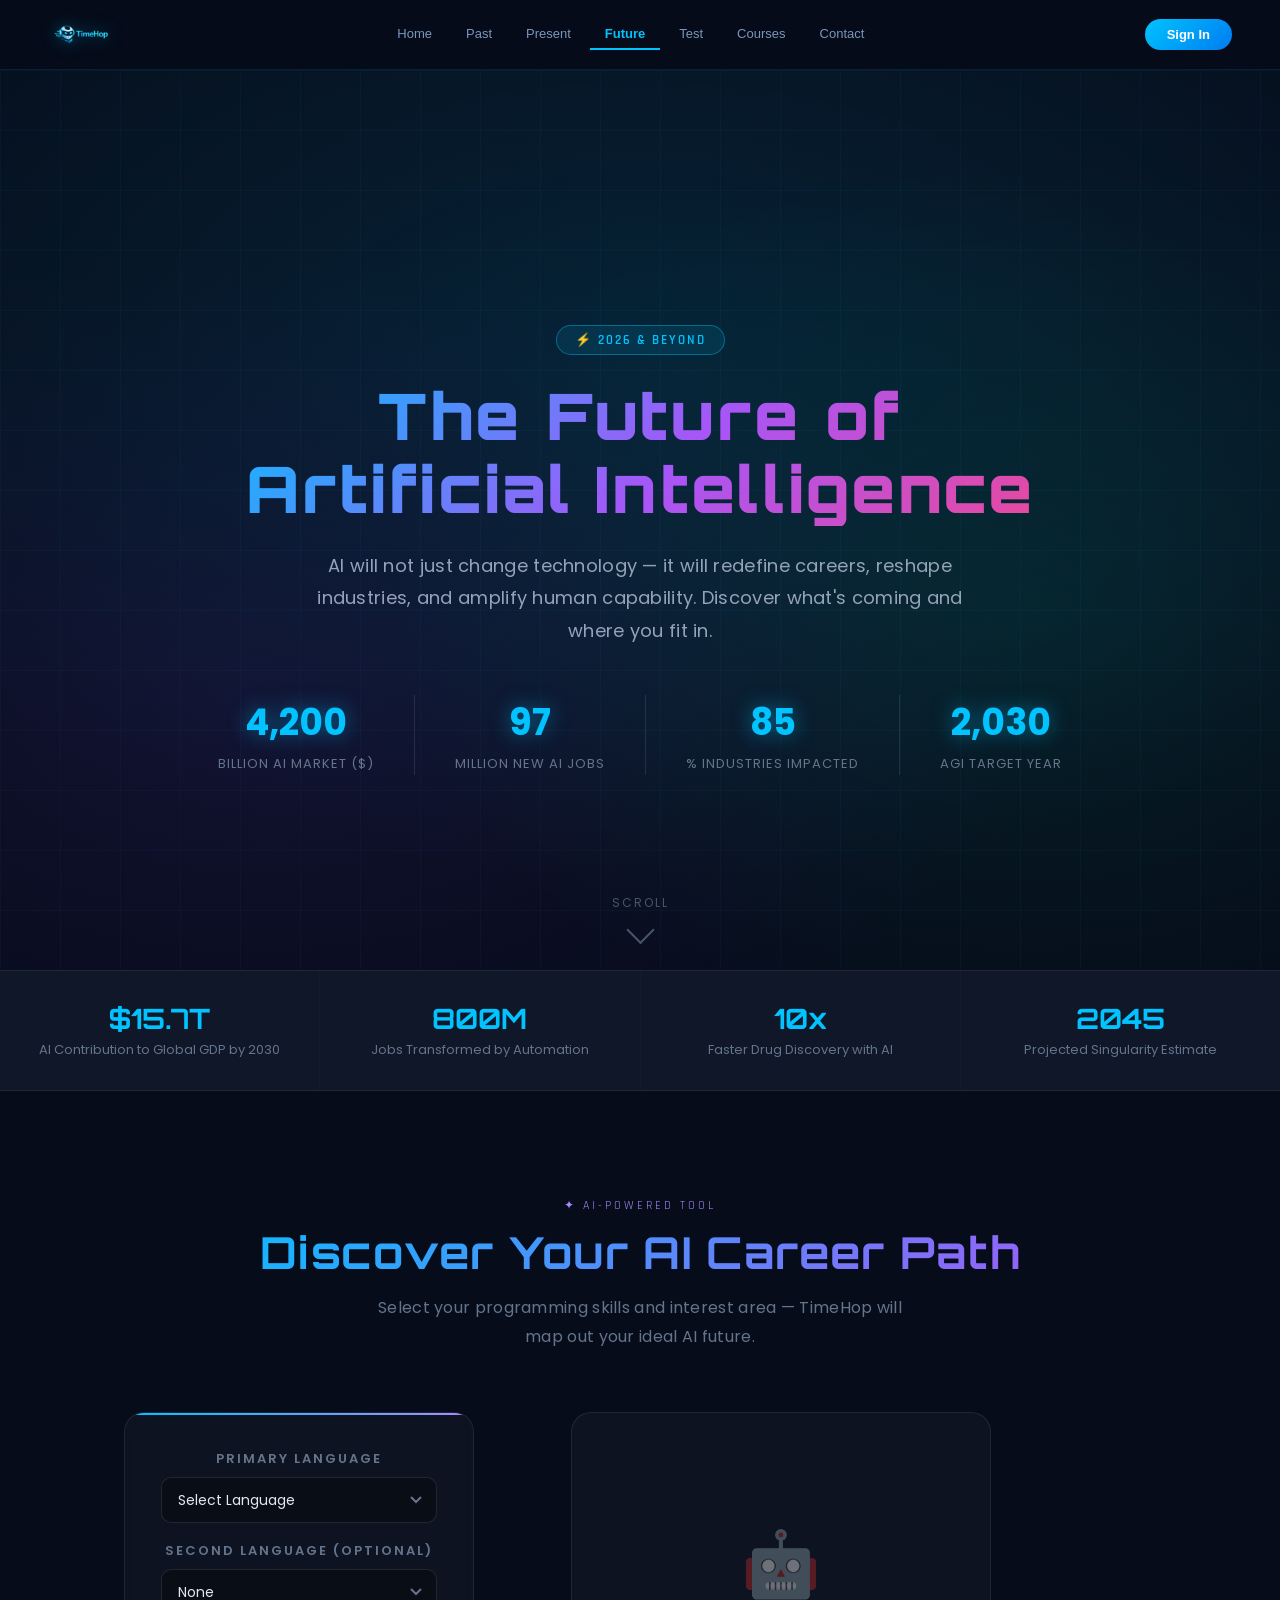
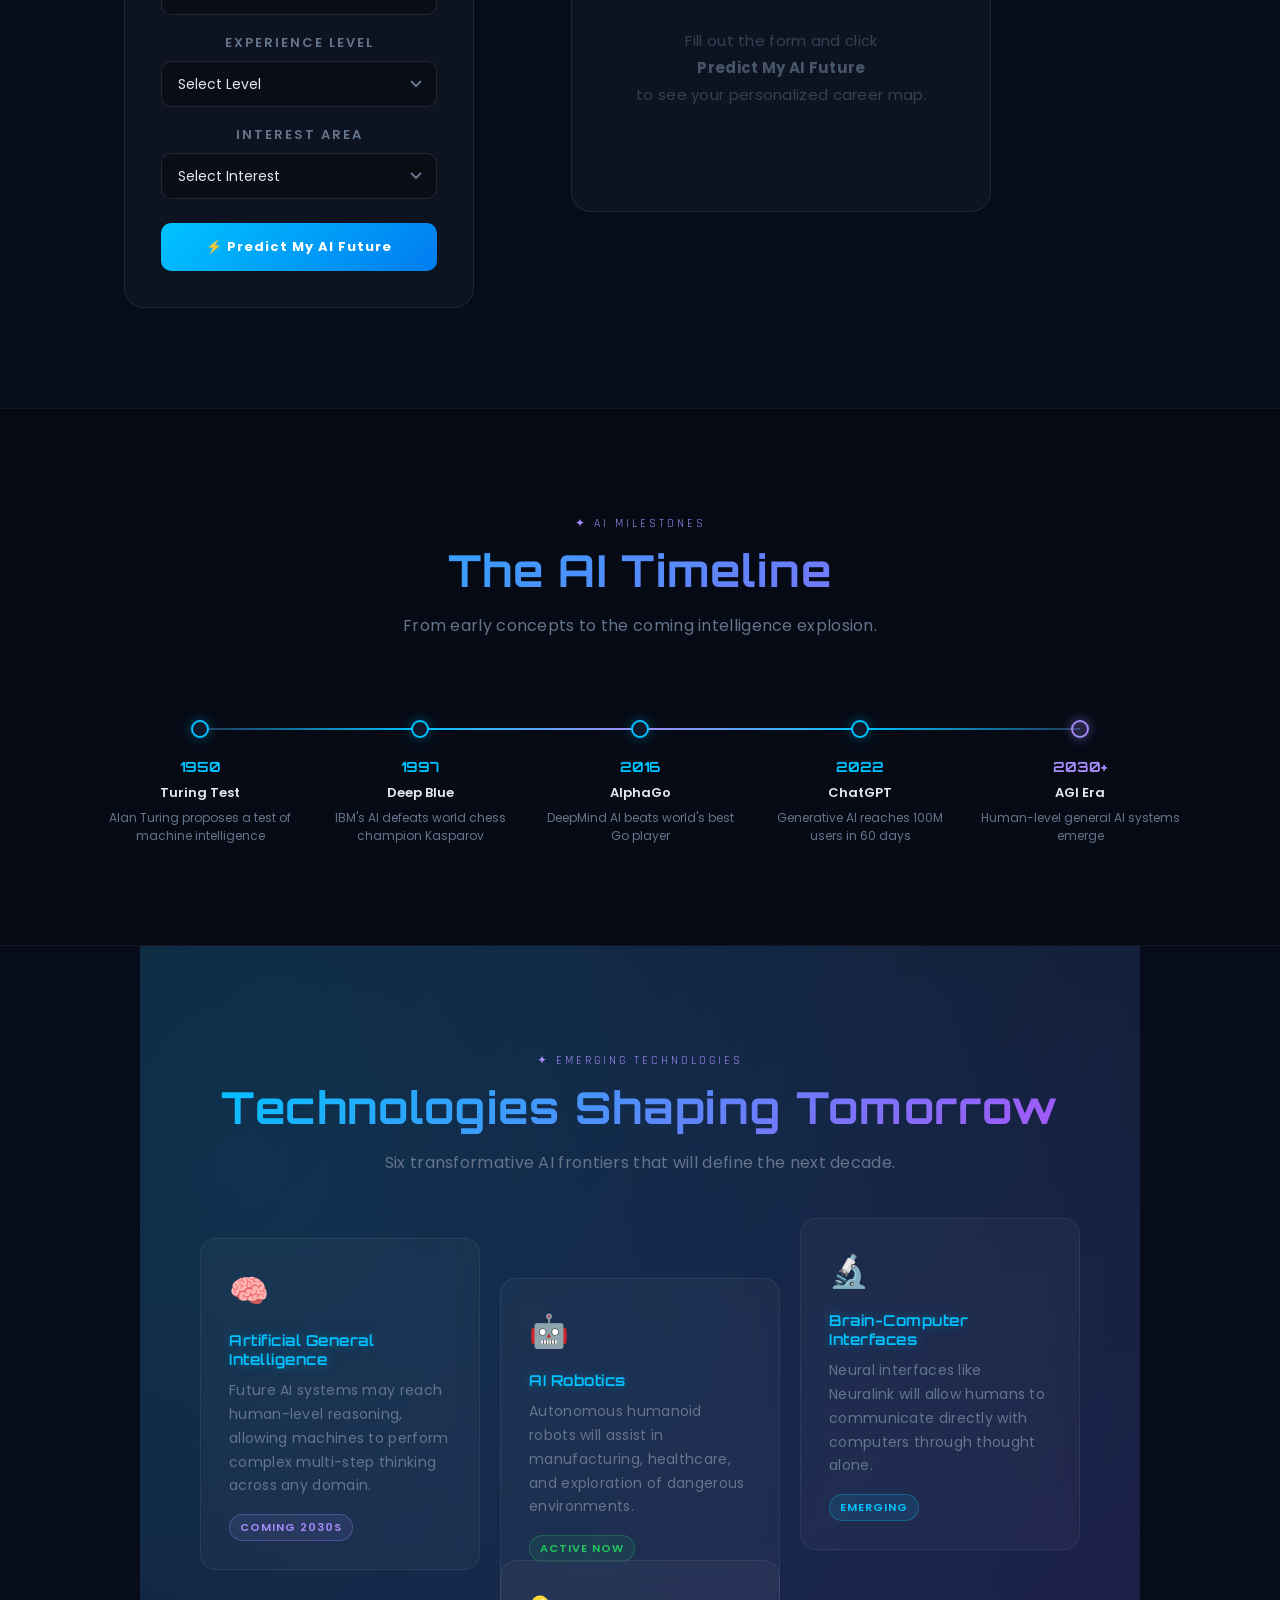
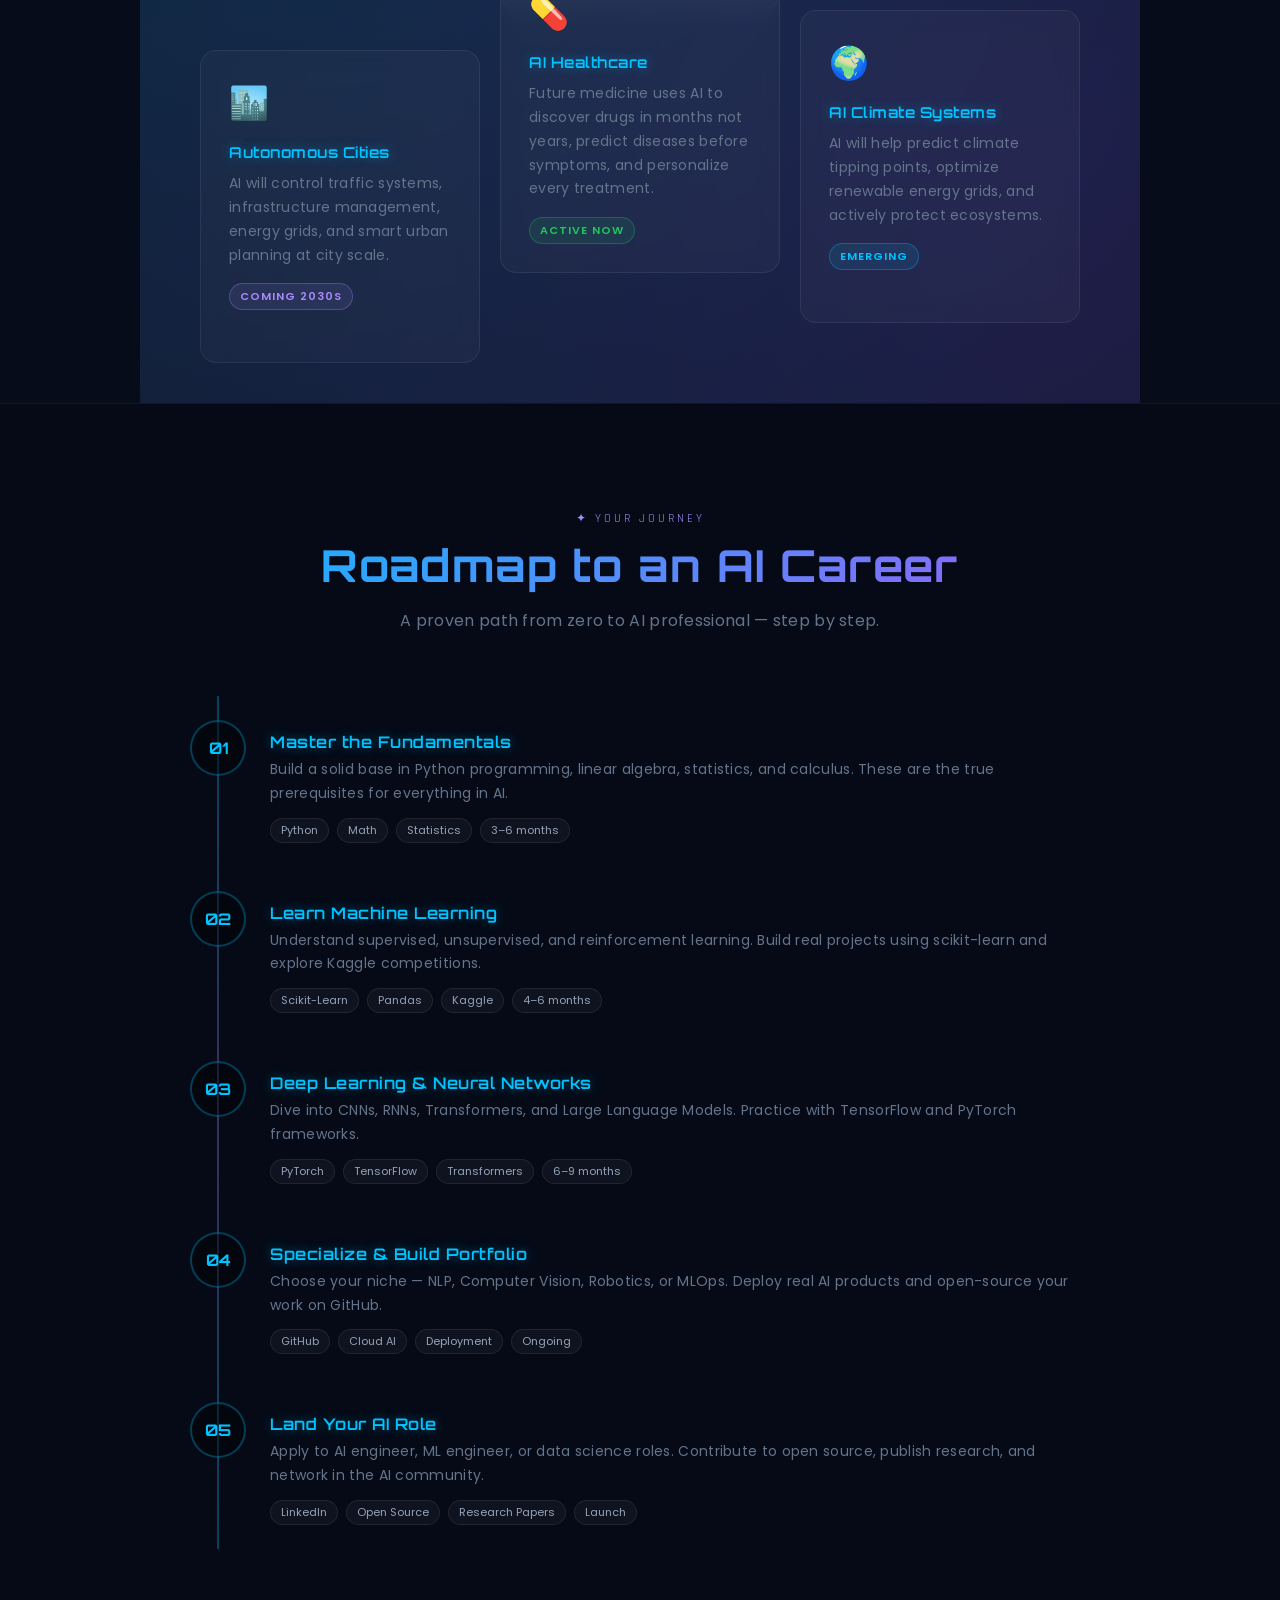
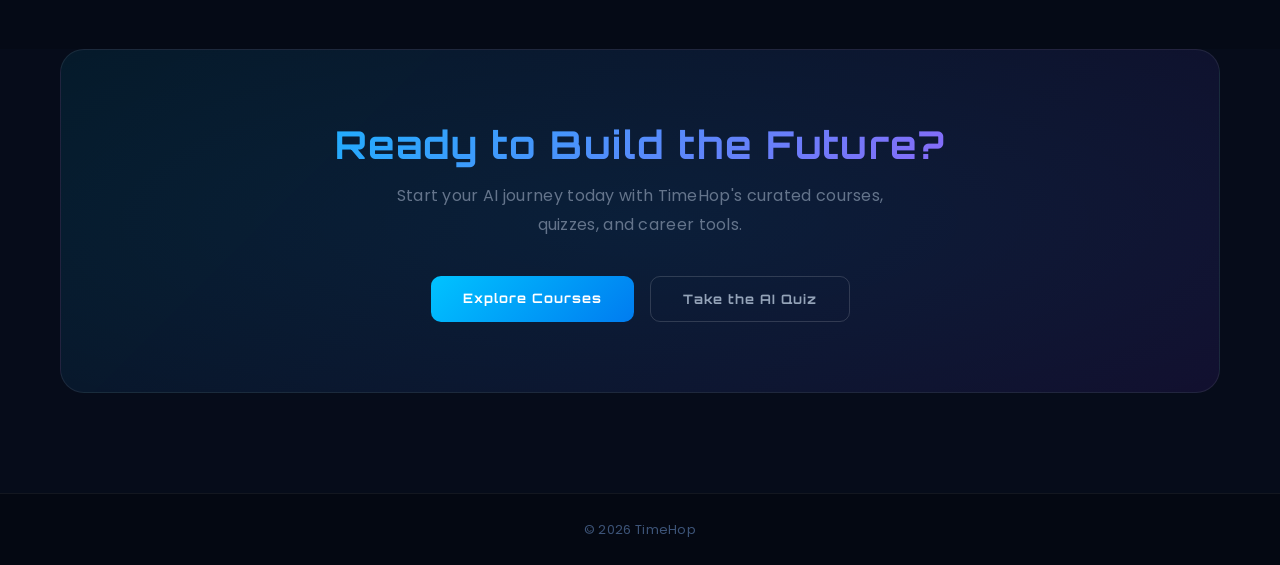
<file: future.html>
<!DOCTYPE html>
<html lang="en">
<head>
<link href="https://fonts.googleapis.com/css2?family=Orbitron:wght@500;700;900&family=Poppins:wght@300;400;600&family=Rajdhani:wght@400;600;700&display=swap" rel="stylesheet">
<meta charset="UTF-8">
<title>Future of AI - TimeHop</title>
<meta name="viewport" content="width=device-width, initial-scale=1.0">
<link rel="stylesheet" href="style.css">
<style>

/* =====================
   FUTURE PAGE OVERRIDES
   ===================== */

/* --- HERO --- */
.future-hero {
  min-height: 100vh;
  display: flex;
  flex-direction: column;
  align-items: center;
  justify-content: center;
  text-align: center;
  padding: 140px 60px 80px;
  position: relative;
  overflow: hidden;
  background: transparent;
}

.future-hero::before {
  content: "";
  position: absolute;
  inset: 0;
  background:
    radial-gradient(ellipse 80% 60% at 50% 30%, rgba(0,195,255,0.12), transparent),
    radial-gradient(ellipse 60% 50% at 20% 70%, rgba(124,58,237,0.10), transparent),
    radial-gradient(ellipse 50% 50% at 80% 60%, rgba(0,255,180,0.08), transparent);
  z-index: 0;
  animation: heroGlow 8s ease-in-out infinite alternate;
}

@keyframes heroGlow {
  0%  { opacity: 0.6; }
  100%{ opacity: 1; }
}

/* Animated grid lines behind hero */
.hero-grid {
  position: absolute;
  inset: 0;
  background-image:
    linear-gradient(rgba(0,195,255,0.04) 1px, transparent 1px),
    linear-gradient(90deg, rgba(0,195,255,0.04) 1px, transparent 1px);
  background-size: 60px 60px;
  z-index: 0;
  animation: gridScroll 20s linear infinite;
}

@keyframes gridScroll {
  from { background-position: 0 0; }
  to   { background-position: 60px 60px; }
}

.future-hero-content {
  position: relative;
  z-index: 2;
  max-width: 900px;
}

.future-badge {
  display: inline-block;
  padding: 6px 18px;
  background: rgba(0,195,255,0.1);
  border: 1px solid rgba(0,195,255,0.4);
  border-radius: 30px;
  color: #00c3ff;
  font-family: 'Rajdhani', sans-serif;
  font-size: 13px;
  font-weight: 600;
  letter-spacing: 2px;
  text-transform: uppercase;
  margin-bottom: 24px;
  animation: badgePulse 3s ease-in-out infinite;
}

@keyframes badgePulse {
  0%,100%{ box-shadow: 0 0 0 rgba(0,195,255,0.3); }
  50%    { box-shadow: 0 0 20px rgba(0,195,255,0.3); }
}

.future-hero h1 {
  font-size: clamp(36px,5vw,68px);
  line-height: 1.15;
  background: linear-gradient(135deg, #ffffff 0%, #00c3ff 50%, #a78bfa 100%);
  -webkit-background-clip: text;
  -webkit-text-fill-color: transparent;
  background-clip: text;
  margin-bottom: 24px;
  animation: fadeUp 0.9s ease both;
}

.future-hero p.hero-sub {
  font-size: 18px;
  color: #94a3b8;
  max-width: 680px;
  margin: 0 auto 48px;
  animation: fadeUp 1.1s ease both;
}

@keyframes fadeUp {
  from { opacity:0; transform:translateY(30px); }
  to   { opacity:1; transform:translateY(0); }
}

/* Hero Stats Row */
.hero-stats {
  display: flex;
  gap: 40px;
  justify-content: center;
  flex-wrap: wrap;
  margin-bottom: 0;
  animation: fadeUp 1.3s ease both;
}

.hero-stat {
  text-align: center;
}

.hero-stat .num {
  font-family: 'Orbitron', sans-serif;
  font-size: 36px;
  font-weight: 700;
  color: #00c3ff;
  display: block;
  text-shadow: 0 0 20px rgba(0,195,255,0.5);
}

.hero-stat .label {
  font-size: 13px;
  color: #64748b;
  text-transform: uppercase;
  letter-spacing: 1px;
}

.hero-stat-divider {
  width: 1px;
  background: rgba(255,255,255,0.1);
  align-self: stretch;
}

/* Scroll hint */
.scroll-hint {
  position: absolute;
  bottom: 30px;
  left: 50%;
  transform: translateX(-50%);
  z-index: 2;
  display: flex;
  flex-direction: column;
  align-items: center;
  gap: 8px;
  color: #475569;
  font-size: 12px;
  letter-spacing: 2px;
  text-transform: uppercase;
}

.scroll-arrow {
  width: 20px;
  height: 20px;
  border-right: 2px solid #475569;
  border-bottom: 2px solid #475569;
  transform: rotate(45deg);
  animation: scrollBounce 1.5s ease-in-out infinite;
}

@keyframes scrollBounce {
  0%,100%{ transform:rotate(45deg) translateY(0); }
  50%    { transform:rotate(45deg) translateY(6px); }
}

/* =====================
   STATS STRIP
   ===================== */
.future-strip {
  display: grid;
  grid-template-columns: repeat(4, 1fr);
  gap: 1px;
  background: rgba(255,255,255,0.06);
  border-top: 1px solid rgba(255,255,255,0.06);
  border-bottom: 1px solid rgba(255,255,255,0.06);
}

.strip-item {
  background: rgba(15,23,42,0.9);
  padding: 30px 20px;
  text-align: center;
  transition: background 0.3s;
}

.strip-item:hover {
  background: rgba(0,195,255,0.06);
}

.strip-item .s-num {
  font-family: 'Orbitron', sans-serif;
  font-size: 28px;
  font-weight: 700;
  color: #00c3ff;
}

.strip-item .s-label {
  font-size: 13px;
  color: #64748b;
  margin-top: 4px;
}

/* =====================
   AI CAREER PREDICTOR
   ===================== */
.future-predictor {
  padding: 100px 60px;
  max-width: 1200px;
  margin: 0 auto;
}

.section-header {
  text-align: center;
  margin-bottom: 60px;
}

.section-tag {
  display: inline-block;
  font-family: 'Rajdhani', sans-serif;
  font-size: 12px;
  letter-spacing: 3px;
  text-transform: uppercase;
  color: #a78bfa;
  margin-bottom: 12px;
}

.section-header h2 {
  font-size: clamp(28px,3.5vw,44px);
  color: #f1f5f9;
  margin-bottom: 14px;
}

.section-header p {
  color: #64748b;
  font-size: 16px;
  max-width: 550px;
  margin: 0 auto;
}

/* Predictor Layout */
.predict-layout {
  display: grid;
  grid-template-columns: 1fr 1.4fr;
  gap: 30px;
  align-items: start;
}

.predict-box {
  background: rgba(255,255,255,0.03);
  border: 1px solid rgba(255,255,255,0.08);
  border-radius: 20px;
  padding: 36px;
  display: flex;
  flex-direction: column;
  gap: 18px;
  backdrop-filter: blur(10px);
  position: relative;
  overflow: hidden;
}

.predict-box::before {
  content: "";
  position: absolute;
  top: 0; left: 0; right: 0;
  height: 2px;
  background: linear-gradient(90deg, #00c3ff, #a78bfa);
}

.predict-box label {
  font-family: 'Rajdhani', sans-serif;
  font-size: 13px;
  font-weight: 600;
  letter-spacing: 2px;
  text-transform: uppercase;
  color: #64748b;
  margin-bottom: -10px;
}

.predict-box select {
  background: rgba(0,0,0,0.3);
  border: 1px solid rgba(255,255,255,0.1);
  border-radius: 10px;
  color: #e2e8f0;
  padding: 12px 16px;
  font-family: 'Poppins', sans-serif;
  font-size: 14px;
  width: 100%;
  cursor: pointer;
  transition: border 0.3s;
  -webkit-appearance: none;
  appearance: none;
  background-image: url("data:image/svg+xml,%3Csvg xmlns='http://www.w3.org/2000/svg' width='12' height='8' viewBox='0 0 12 8'%3E%3Cpath d='M1 1l5 5 5-5' stroke='%2364748b' stroke-width='2' fill='none'/%3E%3C/svg%3E");
  background-repeat: no-repeat;
  background-position: right 14px center;
}

.predict-box select:focus {
  outline: none;
  border-color: rgba(0,195,255,0.5);
  box-shadow: 0 0 0 3px rgba(0,195,255,0.08);
}

.predict-box select option {
  background: #1e293b;
}

.predict-btn {
  width: 100%;
  padding: 14px;
  background: linear-gradient(135deg, #00c3ff, #007cf0);
  color: white;
  font-family: 'Orbitron', sans-serif;
  font-size: 13px;
  font-weight: 700;
  letter-spacing: 1px;
  border: none;
  border-radius: 10px;
  cursor: pointer;
  transition: 0.3s;
  margin-top: 6px;
}

.predict-btn:hover {
  transform: translateY(-2px);
  box-shadow: 0 10px 30px rgba(0,195,255,0.4);
}

/* Result Card */
.future-result {
  background: rgba(255,255,255,0.03);
  border: 1px solid rgba(255,255,255,0.08);
  border-radius: 20px;
  padding: 36px;
  min-height: 400px;
  transition: all 0.4s ease;
  display: flex;
  flex-direction: column;
  justify-content: center;
}

.result-placeholder {
  text-align: center;
  color: #334155;
}

.result-placeholder .big-icon {
  font-size: 64px;
  margin-bottom: 16px;
  display: block;
  opacity: 0.4;
}

.result-placeholder p {
  color: #334155;
  font-size: 15px;
}

/* Rich result layout */
.result-header {
  display: flex;
  align-items: center;
  gap: 16px;
  margin-bottom: 28px;
  padding-bottom: 20px;
  border-bottom: 1px solid rgba(255,255,255,0.07);
}

.result-icon {
  width: 56px;
  height: 56px;
  border-radius: 14px;
  background: linear-gradient(135deg, rgba(0,195,255,0.2), rgba(124,58,237,0.2));
  border: 1px solid rgba(0,195,255,0.3);
  display: flex;
  align-items: center;
  justify-content: center;
  font-size: 26px;
  flex-shrink: 0;
}

.result-title h3 {
  font-family: 'Orbitron', sans-serif;
  font-size: 18px;
  color: #00c3ff;
  margin-bottom: 4px;
}

.match-badge {
  display: inline-block;
  padding: 3px 10px;
  background: rgba(34,197,94,0.15);
  border: 1px solid rgba(34,197,94,0.4);
  border-radius: 20px;
  color: #22c55e;
  font-size: 12px;
  font-weight: 600;
}

.result-body {
  display: grid;
  grid-template-columns: 1fr 1fr;
  gap: 16px;
  margin-bottom: 20px;
}

.result-block {
  background: rgba(0,0,0,0.2);
  border-radius: 12px;
  padding: 16px;
  border: 1px solid rgba(255,255,255,0.05);
}

.result-block h4 {
  font-family: 'Rajdhani', sans-serif;
  font-size: 12px;
  font-weight: 600;
  letter-spacing: 2px;
  text-transform: uppercase;
  color: #64748b;
  margin-bottom: 10px;
}

.result-block ul {
  list-style: none;
}

.result-block ul li {
  font-size: 13px;
  color: #cbd5e1;
  padding: 5px 0;
  display: flex;
  align-items: center;
  gap: 8px;
}

.result-block ul li::before {
  content: "▹";
  color: #00c3ff;
  font-size: 12px;
  flex-shrink: 0;
}

.result-block.pros ul li::before { color: #22c55e; }
.result-block.cons ul li::before { color: #f59e0b; }

.result-skills {
  display: flex;
  flex-wrap: wrap;
  gap: 8px;
  margin-bottom: 20px;
}

.skill-tag {
  padding: 5px 12px;
  background: rgba(167,139,250,0.1);
  border: 1px solid rgba(167,139,250,0.25);
  border-radius: 20px;
  color: #a78bfa;
  font-size: 12px;
  font-weight: 500;
}

.salary-bar {
  background: rgba(0,0,0,0.2);
  border-radius: 12px;
  padding: 16px;
  border: 1px solid rgba(255,255,255,0.05);
}

.salary-bar h4 {
  font-family: 'Rajdhani', sans-serif;
  font-size: 12px;
  letter-spacing: 2px;
  text-transform: uppercase;
  color: #64748b;
  margin-bottom: 12px;
}

.salary-range {
  display: flex;
  justify-content: space-between;
  margin-bottom: 8px;
  font-size: 13px;
  color: #94a3b8;
}

.salary-range strong {
  color: #22c55e;
  font-family: 'Orbitron', sans-serif;
  font-size: 12px;
}

.progress-bar {
  height: 6px;
  background: rgba(255,255,255,0.06);
  border-radius: 10px;
  overflow: hidden;
}

.progress-fill {
  height: 100%;
  border-radius: 10px;
  background: linear-gradient(90deg, #22c55e, #00c3ff);
  transition: width 1s ease;
}

/* =====================
   TIMELINE
   ===================== */
.future-timeline-section {
  padding: 100px 60px;
  background: rgba(0,0,0,0.2);
  border-top: 1px solid rgba(255,255,255,0.05);
  border-bottom: 1px solid rgba(255,255,255,0.05);
}

.future-timeline-section .section-header {
  margin-bottom: 60px;
}

.timeline-track {
  max-width: 1100px;
  margin: 0 auto;
  position: relative;
  display: grid;
  grid-template-columns: repeat(5, 1fr);
  gap: 0;
}

.timeline-track::before {
  content: "";
  position: absolute;
  top: 28px;
  left: 10%;
  right: 10%;
  height: 2px;
  background: linear-gradient(90deg, #1e3a5f, #00c3ff, #a78bfa, #00c3ff, #1e3a5f);
}

.tl-item {
  position: relative;
  text-align: center;
  padding: 0 10px;
}

.tl-dot {
  width: 18px;
  height: 18px;
  border-radius: 50%;
  background: #0f172a;
  border: 2px solid #00c3ff;
  margin: 20px auto 20px;
  position: relative;
  z-index: 2;
  transition: all 0.3s;
  box-shadow: 0 0 12px rgba(0,195,255,0.4);
}

.tl-item:hover .tl-dot {
  background: #00c3ff;
  transform: scale(1.4);
}

.tl-year {
  font-family: 'Orbitron', sans-serif;
  font-size: 14px;
  color: #00c3ff;
  font-weight: 700;
  margin-bottom: 8px;
}

.tl-name {
  font-size: 13px;
  font-weight: 600;
  color: #e2e8f0;
  margin-bottom: 6px;
}

.tl-desc {
  font-size: 12px;
  color: #64748b;
  line-height: 1.5;
}

.tl-item.future-item .tl-dot {
  border-color: #a78bfa;
  box-shadow: 0 0 12px rgba(167,139,250,0.5);
  background: rgba(167,139,250,0.2);
}

.tl-item.future-item .tl-year {
  color: #a78bfa;
}

/* =====================
   TECH CARDS
   ===================== */
.future-tech {
  padding: 100px 60px;
  max-width: 1200px;
  margin: 0 auto;
}

.future-grid {
  display: grid;
  grid-template-columns: repeat(3, 1fr);
  gap: 20px;
}

.future-card {
  background: rgba(255,255,255,0.03);
  border: 1px solid rgba(255,255,255,0.07);
  border-radius: 16px;
  padding: 28px;
  cursor: pointer;
  transition: all 0.3s;
  position: relative;
  overflow: hidden;
  transform-style: preserve-3d;
}

.future-card::before {
  content: "";
  position: absolute;
  top: 0; left: 0; right: 0;
  height: 2px;
  background: linear-gradient(90deg, var(--card-color1, #00c3ff), var(--card-color2, #a78bfa));
  opacity: 0;
  transition: opacity 0.3s;
}

.future-card:hover::before { opacity: 1; }

.future-card:hover {
  background: rgba(255,255,255,0.05);
  border-color: rgba(0,195,255,0.2);
  transform: translateY(-4px);
  box-shadow: 0 20px 40px rgba(0,0,0,0.3);
}

.card-icon {
  font-size: 32px;
  margin-bottom: 16px;
  display: block;
}

.future-card h3 {
  font-family: 'Orbitron', sans-serif;
  font-size: 15px;
  color: #e2e8f0;
  margin-bottom: 10px;
  letter-spacing: 0.5px;
}

.future-card p {
  font-size: 14px;
  color: #64748b;
  line-height: 1.7;
}

.card-tag {
  display: inline-block;
  margin-top: 16px;
  padding: 4px 10px;
  border-radius: 20px;
  font-size: 11px;
  font-weight: 600;
  letter-spacing: 1px;
  text-transform: uppercase;
}

.tag-emerging  { background: rgba(0,195,255,0.1); color: #00c3ff; border: 1px solid rgba(0,195,255,0.3); }
.tag-coming    { background: rgba(167,139,250,0.1); color: #a78bfa; border: 1px solid rgba(167,139,250,0.3); }
.tag-active    { background: rgba(34,197,94,0.1); color: #22c55e; border: 1px solid rgba(34,197,94,0.3); }

/* Ripple */
.ripple {
  position: absolute;
  border-radius: 50%;
  background: rgba(0,195,255,0.3);
  transform: scale(0);
  animation: rippleEffect 0.6s linear;
  pointer-events: none;
  width: 100px;
  height: 100px;
  margin-left: -50px;
  margin-top: -50px;
}

@keyframes rippleEffect {
  to { transform:scale(4); opacity:0; }
}

/* =====================
   ROADMAP
   ===================== */
.future-roadmap {
  padding: 100px 60px;
  background: rgba(0,0,0,0.15);
  border-top: 1px solid rgba(255,255,255,0.05);
}

.roadmap-inner {
  max-width: 900px;
  margin: 0 auto;
}

.roadmap-steps {
  display: flex;
  flex-direction: column;
  gap: 0;
  position: relative;
}

.roadmap-steps::before {
  content: "";
  position: absolute;
  left: 27px;
  top: 0; bottom: 0;
  width: 2px;
  background: linear-gradient(to bottom, #00c3ff, #a78bfa, #00c3ff);
  opacity: 0.3;
}

.roadmap-step {
  display: flex;
  gap: 24px;
  padding: 24px 0;
  position: relative;
}

.step-num {
  width: 56px;
  height: 56px;
  border-radius: 50%;
  background: rgba(0,0,0,0.4);
  border: 2px solid rgba(0,195,255,0.3);
  display: flex;
  align-items: center;
  justify-content: center;
  font-family: 'Orbitron', sans-serif;
  font-size: 16px;
  font-weight: 700;
  color: #00c3ff;
  flex-shrink: 0;
  position: relative;
  z-index: 2;
  transition: 0.3s;
}

.roadmap-step:hover .step-num {
  background: rgba(0,195,255,0.15);
  border-color: #00c3ff;
  box-shadow: 0 0 20px rgba(0,195,255,0.4);
}

.step-content {
  padding-top: 12px;
}

.step-content h3 {
  font-family: 'Orbitron', sans-serif;
  font-size: 16px;
  color: #e2e8f0;
  margin-bottom: 6px;
  letter-spacing: 0.5px;
}

.step-content p {
  color: #64748b;
  font-size: 14px;
  line-height: 1.7;
}

.step-tags {
  display: flex;
  gap: 8px;
  flex-wrap: wrap;
  margin-top: 12px;
}

.step-tag {
  padding: 3px 10px;
  background: rgba(255,255,255,0.04);
  border: 1px solid rgba(255,255,255,0.08);
  border-radius: 20px;
  color: #94a3b8;
  font-size: 11px;
}

/* =====================
   CTA BANNER
   ===================== */
.future-cta {
  margin: 0 60px 100px;
  border-radius: 24px;
  padding: 70px 60px;
  background: linear-gradient(135deg, rgba(0,195,255,0.08), rgba(124,58,237,0.10));
  border: 1px solid rgba(255,255,255,0.08);
  text-align: center;
  position: relative;
  overflow: hidden;
}

.future-cta::before {
  content: "";
  position: absolute;
  inset: 0;
  background: radial-gradient(ellipse 70% 70% at 50% 50%, rgba(0,195,255,0.06), transparent);
}

.future-cta h2 {
  font-size: clamp(24px,3vw,40px);
  color: #f1f5f9;
  margin-bottom: 14px;
  position: relative;
}

.future-cta p {
  color: #64748b;
  font-size: 16px;
  margin-bottom: 36px;
  max-width: 500px;
  margin-left: auto;
  margin-right: auto;
  position: relative;
}

.cta-buttons {
  display: flex;
  gap: 16px;
  justify-content: center;
  flex-wrap: wrap;
  position: relative;
}

.cta-btn-primary {
  padding: 14px 32px;
  background: linear-gradient(135deg, #00c3ff, #007cf0);
  color: white;
  font-family: 'Orbitron', sans-serif;
  font-size: 13px;
  font-weight: 700;
  letter-spacing: 1px;
  border: none;
  border-radius: 10px;
  cursor: pointer;
  text-decoration: none;
  transition: 0.3s;
  display: inline-block;
}

.cta-btn-primary:hover {
  transform: translateY(-3px);
  box-shadow: 0 12px 30px rgba(0,195,255,0.4);
}

.cta-btn-ghost {
  padding: 14px 32px;
  background: transparent;
  color: #94a3b8;
  font-family: 'Orbitron', sans-serif;
  font-size: 13px;
  font-weight: 700;
  letter-spacing: 1px;
  border: 1px solid rgba(255,255,255,0.15);
  border-radius: 10px;
  cursor: pointer;
  text-decoration: none;
  transition: 0.3s;
  display: inline-block;
}

.cta-btn-ghost:hover {
  border-color: rgba(255,255,255,0.3);
  color: #e2e8f0;
  background: rgba(255,255,255,0.04);
}

/* =====================
   RESPONSIVE
   ===================== */
@media (max-width: 900px) {
  .predict-layout { grid-template-columns: 1fr; }
  .future-grid { grid-template-columns: repeat(2,1fr); }
  .timeline-track { grid-template-columns: repeat(3,1fr); }
  .result-body { grid-template-columns: 1fr; }
  .future-predictor,
  .future-tech,
  .future-roadmap { padding: 60px 24px; }
  .future-timeline-section { padding: 60px 24px; }
  .future-cta { margin: 0 24px 60px; padding: 48px 24px; }
  .future-strip { grid-template-columns: repeat(2,1fr); }
}

@media (max-width: 600px) {
  .future-grid { grid-template-columns: 1fr; }
  .hero-stats { gap: 20px; }
  .hero-stat-divider { display: none; }
}

</style>
</head>

<body>

<!-- NAVBAR -->
<nav>
  <a href="index.html" class="logo">
    <img src="nav.png" alt="TimeHop Logo">
  </a>
  <ul class="nav-links">
    <li><a href="index.html">Home</a></li>
    <li><a href="past.html">Past</a></li>
    <li><a href="present.html">Present</a></li>
    <li><a href="future.html" class="active">Future</a></li>
    <li><a href="test.html">Test</a></li>
    <li><a href="courses.html">Courses</a></li>
    <li><a href="contact.html">Contact</a></li>
  </ul>
  <div class="auth-area">
    <button id="signinBtn" class="signin-btn">Sign In</button>
    <div class="profile hidden" id="profileBox">
      <div class="avatar" id="avatarLetter"></div>
    </div>
  </div>
</nav>


<!-- HERO -->
<section class="future-hero">
  <div class="hero-grid"></div>

  <div class="future-hero-content">
    <div class="future-badge">⚡ 2026 &amp; Beyond</div>

    <h1>The Future of<br>Artificial Intelligence</h1>

    <p class="hero-sub">
      AI will not just change technology — it will redefine careers, reshape industries,
      and amplify human capability. Discover what's coming and where you fit in.
    </p>

    <div class="hero-stats">
      <div class="hero-stat">
        <span class="num" data-target="4200">0</span>
        <span class="label">Billion AI Market ($)</span>
      </div>
      <div class="hero-stat-divider"></div>
      <div class="hero-stat">
        <span class="num" data-target="97">0</span>
        <span class="label">Million New AI Jobs</span>
      </div>
      <div class="hero-stat-divider"></div>
      <div class="hero-stat">
        <span class="num" data-target="85">0</span>
        <span class="label">% Industries Impacted</span>
      </div>
      <div class="hero-stat-divider"></div>
      <div class="hero-stat">
        <span class="num" data-target="2030">0</span>
        <span class="label">AGI Target Year</span>
      </div>
    </div>
  </div>

  <div class="scroll-hint">
    <span>Scroll</span>
    <div class="scroll-arrow"></div>
  </div>
</section>


<!-- STATS STRIP -->
<div class="future-strip">
  <div class="strip-item">
    <div class="s-num">$15.7T</div>
    <div class="s-label">AI Contribution to Global GDP by 2030</div>
  </div>
  <div class="strip-item">
    <div class="s-num">800M</div>
    <div class="s-label">Jobs Transformed by Automation</div>
  </div>
  <div class="strip-item">
    <div class="s-num">10x</div>
    <div class="s-label">Faster Drug Discovery with AI</div>
  </div>
  <div class="strip-item">
    <div class="s-num">2045</div>
    <div class="s-label">Projected Singularity Estimate</div>
  </div>
</div>


<!-- AI CAREER PREDICTOR -->
<section class="future-predictor">

  <div class="section-header">
    <div class="section-tag">✦ AI-Powered Tool</div>
    <h2>Discover Your AI Career Path</h2>
    <p>Select your programming skills and interest area — TimeHop will map out your ideal AI future.</p>
  </div>

  <div class="predict-layout">

    <!-- FORM -->
    <div class="predict-box">
      <label>Primary Language</label>
      <select id="lang1">
        <option value="">Select Language</option>
        <option value="python">Python</option>
        <option value="cpp">C++</option>
        <option value="javascript">JavaScript</option>
        <option value="java">Java</option>
        <option value="rust">Rust</option>
        <option value="r">R</option>
      </select>

      <label>Second Language (Optional)</label>
      <select id="lang2">
        <option value="">None</option>
        <option value="python">Python</option>
        <option value="cpp">C++</option>
        <option value="javascript">JavaScript</option>
        <option value="java">Java</option>
        <option value="rust">Rust</option>
        <option value="r">R</option>
      </select>

      <label>Experience Level</label>
      <select id="experience">
        <option value="">Select Level</option>
        <option value="beginner">Beginner (0–1 yr)</option>
        <option value="intermediate">Intermediate (1–3 yrs)</option>
        <option value="advanced">Advanced (3+ yrs)</option>
      </select>

      <label>Interest Area</label>
      <select id="interest">
        <option value="">Select Interest</option>
        <option value="ai">Artificial Intelligence</option>
        <option value="robotics">Robotics</option>
        <option value="data">Data Science</option>
        <option value="web">Web Development</option>
        <option value="security">Cyber Security</option>
        <option value="quantum">Quantum Computing</option>
        <option value="biotech">AI + Biotech</option>
      </select>

      <button onclick="predictFuture()" class="predict-btn">
        ⚡ Predict My AI Future
      </button>
    </div>

    <!-- RESULT -->
    <div id="futureResult" class="future-result">
      <div class="result-placeholder">
        <span class="big-icon">🤖</span>
        <p>Fill out the form and click<br><strong style="color:#475569">Predict My AI Future</strong><br>to see your personalized career map.</p>
      </div>
    </div>

  </div>
</section>


<!-- FUTURE TIMELINE -->
<section class="future-timeline-section">
  <div class="section-header">
    <div class="section-tag">✦ AI Milestones</div>
    <h2>The AI Timeline</h2>
    <p>From early concepts to the coming intelligence explosion.</p>
  </div>

  <div class="timeline-track">
    <div class="tl-item">
      <div class="tl-dot"></div>
      <div class="tl-year">1950</div>
      <div class="tl-name">Turing Test</div>
      <div class="tl-desc">Alan Turing proposes a test of machine intelligence</div>
    </div>
    <div class="tl-item">
      <div class="tl-dot"></div>
      <div class="tl-year">1997</div>
      <div class="tl-name">Deep Blue</div>
      <div class="tl-desc">IBM's AI defeats world chess champion Kasparov</div>
    </div>
    <div class="tl-item">
      <div class="tl-dot"></div>
      <div class="tl-year">2016</div>
      <div class="tl-name">AlphaGo</div>
      <div class="tl-desc">DeepMind AI beats world's best Go player</div>
    </div>
    <div class="tl-item">
      <div class="tl-dot"></div>
      <div class="tl-year">2022</div>
      <div class="tl-name">ChatGPT</div>
      <div class="tl-desc">Generative AI reaches 100M users in 60 days</div>
    </div>
    <div class="tl-item future-item">
      <div class="tl-dot"></div>
      <div class="tl-year">2030+</div>
      <div class="tl-name">AGI Era</div>
      <div class="tl-desc">Human-level general AI systems emerge</div>
    </div>
  </div>
</section>


<!-- TECH CARDS -->
<section class="future-tech">

  <div class="section-header">
    <div class="section-tag">✦ Emerging Technologies</div>
    <h2>Technologies Shaping Tomorrow</h2>
    <p>Six transformative AI frontiers that will define the next decade.</p>
  </div>

  <div class="future-grid">

    <div class="future-card" style="--card-color1:#00c3ff;--card-color2:#38bdf8;">
      <span class="card-icon">🧠</span>
      <h3>Artificial General Intelligence</h3>
      <p>Future AI systems may reach human-level reasoning, allowing machines to perform complex multi-step thinking across any domain.</p>
      <span class="card-tag tag-coming">Coming 2030s</span>
    </div>

    <div class="future-card" style="--card-color1:#a78bfa;--card-color2:#7c3aed;">
      <span class="card-icon">🤖</span>
      <h3>AI Robotics</h3>
      <p>Autonomous humanoid robots will assist in manufacturing, healthcare, and exploration of dangerous environments.</p>
      <span class="card-tag tag-active">Active Now</span>
    </div>

    <div class="future-card" style="--card-color1:#22c55e;--card-color2:#16a34a;">
      <span class="card-icon">🔬</span>
      <h3>Brain-Computer Interfaces</h3>
      <p>Neural interfaces like Neuralink will allow humans to communicate directly with computers through thought alone.</p>
      <span class="card-tag tag-emerging">Emerging</span>
    </div>

    <div class="future-card" style="--card-color1:#f59e0b;--card-color2:#d97706;">
      <span class="card-icon">🏙️</span>
      <h3>Autonomous Cities</h3>
      <p>AI will control traffic systems, infrastructure management, energy grids, and smart urban planning at city scale.</p>
      <span class="card-tag tag-coming">Coming 2030s</span>
    </div>

    <div class="future-card" style="--card-color1:#f472b6;--card-color2:#ec4899;">
      <span class="card-icon">💊</span>
      <h3>AI Healthcare</h3>
      <p>Future medicine uses AI to discover drugs in months not years, predict diseases before symptoms, and personalize every treatment.</p>
      <span class="card-tag tag-active">Active Now</span>
    </div>

    <div class="future-card" style="--card-color1:#34d399;--card-color2:#10b981;">
      <span class="card-icon">🌍</span>
      <h3>AI Climate Systems</h3>
      <p>AI will help predict climate tipping points, optimize renewable energy grids, and actively protect ecosystems.</p>
      <span class="card-tag tag-emerging">Emerging</span>
    </div>

  </div>
</section>


<!-- ROADMAP TO AI CAREER -->
<section class="future-roadmap">
  <div class="section-header">
    <div class="section-tag">✦ Your Journey</div>
    <h2>Roadmap to an AI Career</h2>
    <p>A proven path from zero to AI professional — step by step.</p>
  </div>

  <div class="roadmap-inner">
    <div class="roadmap-steps">

      <div class="roadmap-step">
        <div class="step-num">01</div>
        <div class="step-content">
          <h3>Master the Fundamentals</h3>
          <p>Build a solid base in Python programming, linear algebra, statistics, and calculus. These are the true prerequisites for everything in AI.</p>
          <div class="step-tags">
            <span class="step-tag">Python</span>
            <span class="step-tag">Math</span>
            <span class="step-tag">Statistics</span>
            <span class="step-tag">3–6 months</span>
          </div>
        </div>
      </div>

      <div class="roadmap-step">
        <div class="step-num">02</div>
        <div class="step-content">
          <h3>Learn Machine Learning</h3>
          <p>Understand supervised, unsupervised, and reinforcement learning. Build real projects using scikit-learn and explore Kaggle competitions.</p>
          <div class="step-tags">
            <span class="step-tag">Scikit-Learn</span>
            <span class="step-tag">Pandas</span>
            <span class="step-tag">Kaggle</span>
            <span class="step-tag">4–6 months</span>
          </div>
        </div>
      </div>

      <div class="roadmap-step">
        <div class="step-num">03</div>
        <div class="step-content">
          <h3>Deep Learning &amp; Neural Networks</h3>
          <p>Dive into CNNs, RNNs, Transformers, and Large Language Models. Practice with TensorFlow and PyTorch frameworks.</p>
          <div class="step-tags">
            <span class="step-tag">PyTorch</span>
            <span class="step-tag">TensorFlow</span>
            <span class="step-tag">Transformers</span>
            <span class="step-tag">6–9 months</span>
          </div>
        </div>
      </div>

      <div class="roadmap-step">
        <div class="step-num">04</div>
        <div class="step-content">
          <h3>Specialize &amp; Build Portfolio</h3>
          <p>Choose your niche — NLP, Computer Vision, Robotics, or MLOps. Deploy real AI products and open-source your work on GitHub.</p>
          <div class="step-tags">
            <span class="step-tag">GitHub</span>
            <span class="step-tag">Cloud AI</span>
            <span class="step-tag">Deployment</span>
            <span class="step-tag">Ongoing</span>
          </div>
        </div>
      </div>

      <div class="roadmap-step">
        <div class="step-num">05</div>
        <div class="step-content">
          <h3>Land Your AI Role</h3>
          <p>Apply to AI engineer, ML engineer, or data science roles. Contribute to open source, publish research, and network in the AI community.</p>
          <div class="step-tags">
            <span class="step-tag">LinkedIn</span>
            <span class="step-tag">Open Source</span>
            <span class="step-tag">Research Papers</span>
            <span class="step-tag">Launch</span>
          </div>
        </div>
      </div>

    </div>
  </div>
</section>


<!-- CTA BANNER -->
<section class="future-cta">
  <h2>Ready to Build the Future?</h2>
  <p>Start your AI journey today with TimeHop's curated courses, quizzes, and career tools.</p>
  <div class="cta-buttons">
    <a href="courses.html" class="cta-btn-primary">Explore Courses</a>
    <a href="test.html" class="cta-btn-ghost">Take the AI Quiz</a>
  </div>
</section>


<footer>
  <p>© 2026 TimeHop</p>
</footer>


<!-- LOGIN MODAL -->
<div id="loginModal" class="login-modal hidden">
  <div class="login-box">
    <input id="loginName" placeholder="Name">
    <input id="loginEmail" placeholder="Email">
    <select id="loginGender">
      <option value="">Gender</option>
      <option>Male</option>
      <option>Female</option>
    </select>
    <textarea id="loginBio" placeholder="Bio"></textarea>
    <button id="createAccount" class="btn">Create Account</button>
  </div>
</div>
<div id="authContainer"></div>

<script src="script.js"></script>

<script>
/* =====================
   HERO COUNTER ANIMATION
   ===================== */
function animateCounters() {
  document.querySelectorAll(".num[data-target]").forEach(el => {
    const target = +el.getAttribute("data-target");
    let current = 0;
    const step = target / 60;
    const timer = setInterval(() => {
      current += step;
      if (current >= target) {
        current = target;
        clearInterval(timer);
      }
      el.textContent = Math.round(current).toLocaleString();
    }, 25);
  });
}

const heroObserver = new IntersectionObserver(entries => {
  if (entries[0].isIntersecting) {
    animateCounters();
    heroObserver.disconnect();
  }
}, { threshold: 0.4 });

heroObserver.observe(document.querySelector(".future-hero"));


/* =====================
   CAREER PREDICTOR
   ===================== */
const careerData = {
  ai: {
    icon: "🧠",
    title: "AI Engineer",
    match: "94",
    roles: ["AI Engineer", "ML Engineer", "Deep Learning Specialist", "NLP Engineer"],
    skills: ["Python", "TensorFlow", "PyTorch", "Mathematics", "Data Analysis", "Neural Networks"],
    pros: ["Top-tier global salary", "Cutting-edge work", "Rapidly growing demand"],
    cons: ["Strong math required", "Highly competitive", "Constant upskilling needed"],
    salaryMin: "$95,000",
    salaryMax: "$280,000",
    salaryPct: 92,
    desc: "You're on the path to building the AI systems of tomorrow. With your skill set, focus on neural network architectures, model training pipelines, and deploying intelligent applications at scale."
  },
  robotics: {
    icon: "🤖",
    title: "Robotics Engineer",
    match: "91",
    roles: ["Robotics Engineer", "Autonomous Systems Dev", "AI Hardware Engineer", "ROS Developer"],
    skills: ["C++", "Python", "ROS", "Embedded Systems", "Control Theory", "Computer Vision"],
    pros: ["Physical AI is booming", "Diverse applications", "Hardware + software fusion"],
    cons: ["Hardware costs high", "Slower iteration cycles", "Complex debugging"],
    salaryMin: "$85,000",
    salaryMax: "$220,000",
    salaryPct: 82,
    desc: "You are entering the age of Physical AI. Robotics combines programming, electronics, and machine learning to build machines that perceive and interact with the real world."
  },
  data: {
    icon: "📊",
    title: "Data Scientist",
    match: "89",
    roles: ["Data Scientist", "AI Data Analyst", "BI Engineer", "Research Scientist"],
    skills: ["Python", "R", "SQL", "Statistics", "Machine Learning", "Data Visualization"],
    pros: ["High demand across industries", "Powerful storytelling with data", "Strong entry-level market"],
    cons: ["Data cleaning is tedious", "Requires business context", "Can be slow to see impact"],
    salaryMin: "$80,000",
    salaryMax: "$200,000",
    salaryPct: 78,
    desc: "Data is the new oil — and you're training to be the refinery. Master statistical analysis, visualization, and predictive modeling to turn raw data into strategic decisions."
  },
  web: {
    icon: "🌐",
    title: "AI Web Developer",
    match: "88",
    roles: ["AI-Powered Web Dev", "Full Stack + AI", "SaaS Platform Builder", "ML Integration Engineer"],
    skills: ["JavaScript", "React", "Node.js", "OpenAI API", "Python", "Cloud Platforms"],
    pros: ["AI + web is a hot combo", "Fast prototyping", "Huge market demand"],
    cons: ["Rapidly changing stack", "API costs can scale", "Security considerations"],
    salaryMin: "$75,000",
    salaryMax: "$180,000",
    salaryPct: 72,
    desc: "You will build the AI-powered web experiences billions use daily. Integrate LLMs, recommendation engines, and intelligent features into modern web applications."
  },
  security: {
    icon: "🔐",
    title: "AI Security Engineer",
    match: "93",
    roles: ["AI Security Engineer", "Threat Detection Specialist", "Cyber Defense Developer", "Red Team AI Analyst"],
    skills: ["Python", "Network Security", "ML for Security", "SIEM Tools", "Cryptography", "Threat Modeling"],
    pros: ["Critical infrastructure role", "Excellent job security", "Exciting adversarial challenge"],
    cons: ["Always on-call culture", "Adversary evolves constantly", "High responsibility pressure"],
    salaryMin: "$100,000",
    salaryMax: "$260,000",
    salaryPct: 88,
    desc: "AI-driven cybersecurity is one of the most critical industries of 2026. You'll build systems that detect threats faster than any human can — protecting infrastructure that runs the world."
  },
  quantum: {
    icon: "⚛️",
    title: "Quantum AI Researcher",
    match: "87",
    roles: ["Quantum ML Researcher", "Quantum Algorithm Engineer", "AI + Quantum Scientist", "IBM Quantum Developer"],
    skills: ["Python", "Qiskit", "Linear Algebra", "Quantum Gates", "Algorithms", "Physics"],
    pros: ["Frontier research field", "Huge academic + corporate interest", "Future-proof career"],
    cons: ["Very niche right now", "Requires deep physics background", "Long research cycles"],
    salaryMin: "$110,000",
    salaryMax: "$300,000",
    salaryPct: 95,
    desc: "You're stepping into the most experimental frontier in tech. Quantum AI will break the limits of classical computing — solving problems in drug discovery, cryptography, and optimization that are impossible today."
  },
  biotech: {
    icon: "🧬",
    title: "AI Biotech Engineer",
    match: "90",
    roles: ["Computational Biologist", "AI Drug Discovery Engineer", "Bioinformatics Scientist", "AlphaFold Researcher"],
    skills: ["Python", "Bioinformatics", "ML", "Statistics", "Genomics", "Lab Informatics"],
    pros: ["Saves lives directly", "Massive funding wave", "Interdisciplinary excitement"],
    cons: ["Requires biology knowledge", "Long validation timelines", "Regulatory complexity"],
    salaryMin: "$90,000",
    salaryMax: "$250,000",
    salaryPct: 85,
    desc: "AI + biology is rewriting medicine. You'll use machine learning to decode the genome, predict protein structures, and discover cures at a speed that was unimaginable a decade ago."
  }
};

const langNames = {
  python:"Python", cpp:"C++", javascript:"JavaScript", java:"Java", rust:"Rust", r:"R"
};

function predictFuture() {
  const lang1 = document.getElementById("lang1").value;
  const lang2 = document.getElementById("lang2").value;
  const interest = document.getElementById("interest").value;
  const experience = document.getElementById("experience").value;
  const box = document.getElementById("futureResult");

  if (!interest) {
    box.innerHTML = `<div class="result-placeholder"><span class="big-icon">⚠️</span><p style="color:#f59e0b">Please select at least your Interest Area.</p></div>`;
    return;
  }

  const d = careerData[interest];
  const langStr = lang1 ? langNames[lang1] + (lang2 ? " + " + langNames[lang2] : "") : "your chosen stack";

  box.style.opacity = "0";
  box.style.transform = "translateY(10px)";

  setTimeout(() => {
    box.innerHTML = `
      <div class="result-header">
        <div class="result-icon">${d.icon}</div>
        <div class="result-title">
          <h3>${d.title}</h3>
          <span class="match-badge">✓ ${d.match}% Match</span>
        </div>
      </div>

      <p style="font-size:14px;color:#94a3b8;margin-bottom:20px;line-height:1.7">${d.desc}</p>

      <div style="margin-bottom:16px">
        <h4 style="font-family:'Rajdhani',sans-serif;font-size:12px;letter-spacing:2px;text-transform:uppercase;color:#64748b;margin-bottom:10px">Top Skills to Build</h4>
        <div class="result-skills">
          ${d.skills.map(s => `<span class="skill-tag">${s}</span>`).join("")}
        </div>
      </div>

      <div class="result-body">
        <div class="result-block pros">
          <h4>✦ Career Pros</h4>
          <ul>${d.pros.map(p=>`<li>${p}</li>`).join("")}</ul>
        </div>
        <div class="result-block cons">
          <h4>⚡ Challenges</h4>
          <ul>${d.cons.map(c=>`<li>${c}</li>`).join("")}</ul>
        </div>
      </div>

      <div class="result-block" style="margin-bottom:16px">
        <h4>Career Roles with ${langStr}</h4>
        <ul>${d.roles.map(r=>`<li>${r}</li>`).join("")}</ul>
      </div>

      <div class="salary-bar">
        <h4>Salary Range (USD / Year)</h4>
        <div class="salary-range">
          <span>Entry: <strong>${d.salaryMin}</strong></span>
          <span>Senior: <strong>${d.salaryMax}</strong></span>
        </div>
        <div class="progress-bar">
          <div class="progress-fill" style="width:0%" id="salaryFill"></div>
        </div>
      </div>
    `;

    box.style.transition = "all 0.4s ease";
    box.style.opacity = "1";
    box.style.transform = "translateY(0)";

    setTimeout(() => {
      const fill = document.getElementById("salaryFill");
      if (fill) fill.style.width = d.salaryPct + "%";
    }, 200);

  }, 250);
}


/* =====================
   FUTURE CARD 3D TILT
   (already in script.js but scoped here for safety)
   ===================== */
document.querySelectorAll(".future-card").forEach(card => {
  card.addEventListener("mousemove", (e) => {
    const rect = card.getBoundingClientRect();
    const x = e.clientX - rect.left;
    const y = e.clientY - rect.top;
    const rx = (y / rect.height - 0.5) * 10;
    const ry = (x / rect.width - 0.5) * -10;
    card.style.transform = `perspective(600px) rotateX(${rx}deg) rotateY(${ry}deg) scale(1.03)`;
  });
  card.addEventListener("mouseleave", () => {
    card.style.transform = "perspective(600px) rotateX(0) rotateY(0) scale(1)";
  });
  card.addEventListener("click", function(e) {
    const circle = document.createElement("span");
    circle.classList.add("ripple");
    const rect = card.getBoundingClientRect();
    circle.style.left = `${e.clientX - rect.left}px`;
    circle.style.top  = `${e.clientY - rect.top}px`;
    card.appendChild(circle);
    setTimeout(() => circle.remove(), 600);
  });
});
</script>

</body>
</html>
</file>
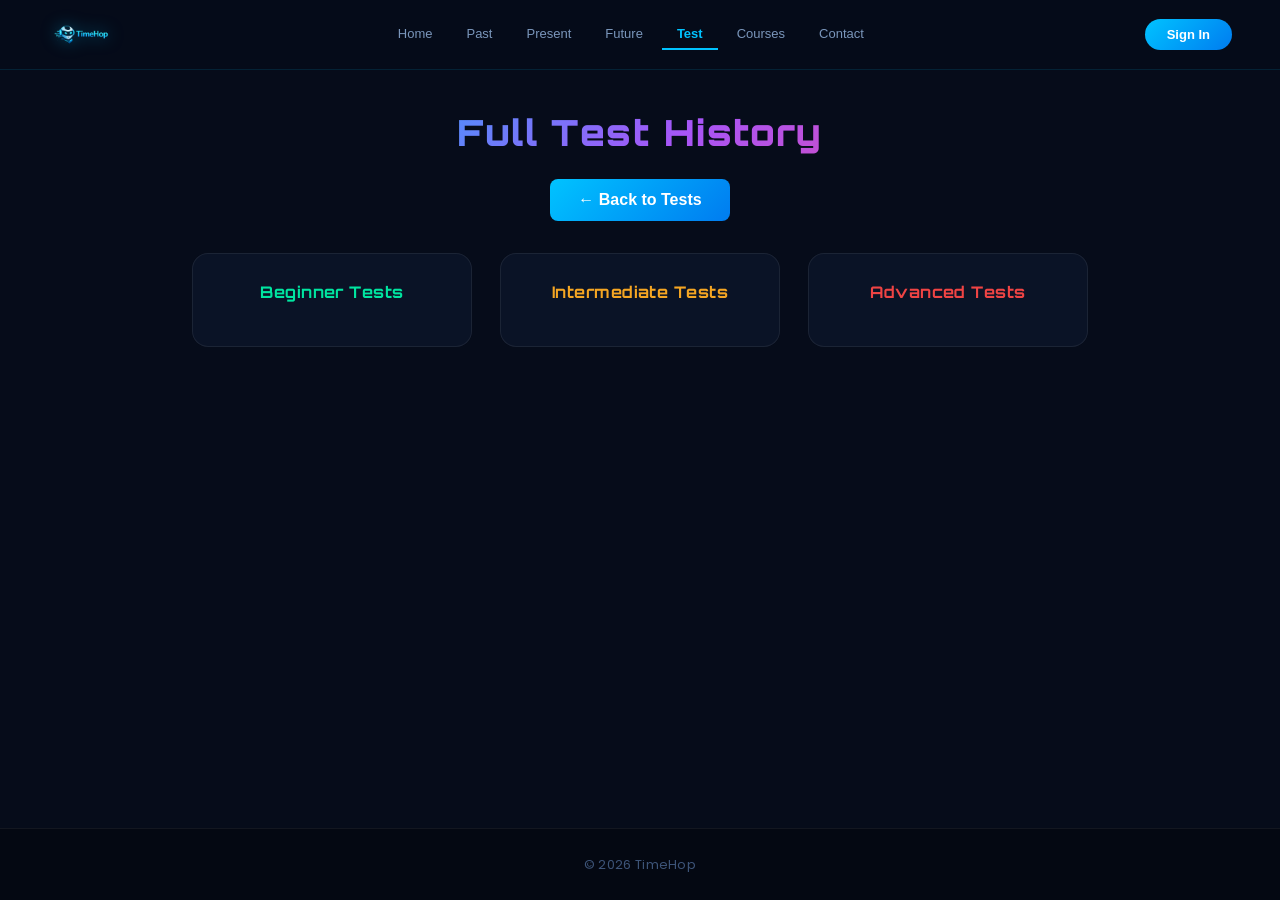
<file: history.html>
<!DOCTYPE html>
<html lang="en">
<head>
    <link href="https://fonts.googleapis.com/css2?family=Orbitron:wght@500;700&family=Poppins:wght@300;400;600&display=swap" rel="stylesheet">
<meta charset="UTF-8">
<title>Full Test History - TimeHop</title>
<link rel="stylesheet" href="style.css">
</head>

<body>

<nav>

<a href="index.html" class="logo">
<img src="nav.png" alt="TimeHop Logo">
</a>

<ul class="nav-links">
<li><a href="index.html">Home</a></li>
<li><a href="past.html">Past</a></li>
<li><a href="present.html">Present</a></li>
<li><a href="future.html">Future</a></li>
<li><a href="test.html" class="active">Test</a></li>
<li><a href="courses.html">Courses</a></li>
<li><a href="contact.html">Contact</a></li>
</ul>

<div class="auth-area">

<button id="signinBtn" class="signin-btn">Sign In</button>

<div class="profile hidden" id="profileBox">
<div class="avatar" id="avatarLetter"></div>
</div>

</div>

</nav>

<section class="history-page">

<h1>Full Test History</h1>
<a href="test.html" class="btn back-btn">← Back to Tests</a>


<div class="history-grid">

<!-- Beginner -->
<div class="history-section">
<h2 class="beginner">Beginner Tests</h2>
<div id="beginnerHistory"></div>
</div>

<!-- Intermediate -->
<div class="history-section">
<h2 class="intermediate">Intermediate Tests</h2>
<div id="intermediateHistory"></div>
</div>

<!-- Advanced -->
<div class="history-section">
<h2 class="advanced">Advanced Tests</h2>
<div id="advancedHistory"></div>
</div>

</div>

</section>

<footer>
<p>© 2026 TimeHop</p>
</footer>

<script>

const history = JSON.parse(localStorage.getItem("testHistory")) || [];

const beginnerDiv = document.getElementById("beginnerHistory");
const intermediateDiv = document.getElementById("intermediateHistory");
const advancedDiv = document.getElementById("advancedHistory");

function addCard(container,test,color){

const card = document.createElement("div");

card.className="history-card";

card.style.borderLeft=`6px solid ${color}`;

card.innerHTML=`
<strong>Score: ${test.score}/${test.total}</strong>
<br>
<small>${test.date}</small>
`;

container.appendChild(card);

}

history.reverse().forEach(test => {

if(test.level==="beginner"){
addCard(beginnerDiv,test,"#22c55e");
}

if(test.level==="intermediate"){
addCard(intermediateDiv,test,"#eab308");
}

if(test.level==="advanced"){
addCard(advancedDiv,test,"#ef4444");
}

});

</script>
<div id="loginModal" class="login-modal hidden">

<div class="login-box">

<input id="loginName" placeholder="Name">
<input id="loginEmail" placeholder="Email">

<select id="loginGender">
<option value="">Gender</option>
<option>Male</option>
<option>Female</option>
</select>

<textarea id="loginBio" placeholder="Bio"></textarea>

<button id="createAccount" class="btn">Create Account</button>

</div>
</div>
<div id="authContainer"></div>


</body>
</html>
</file>
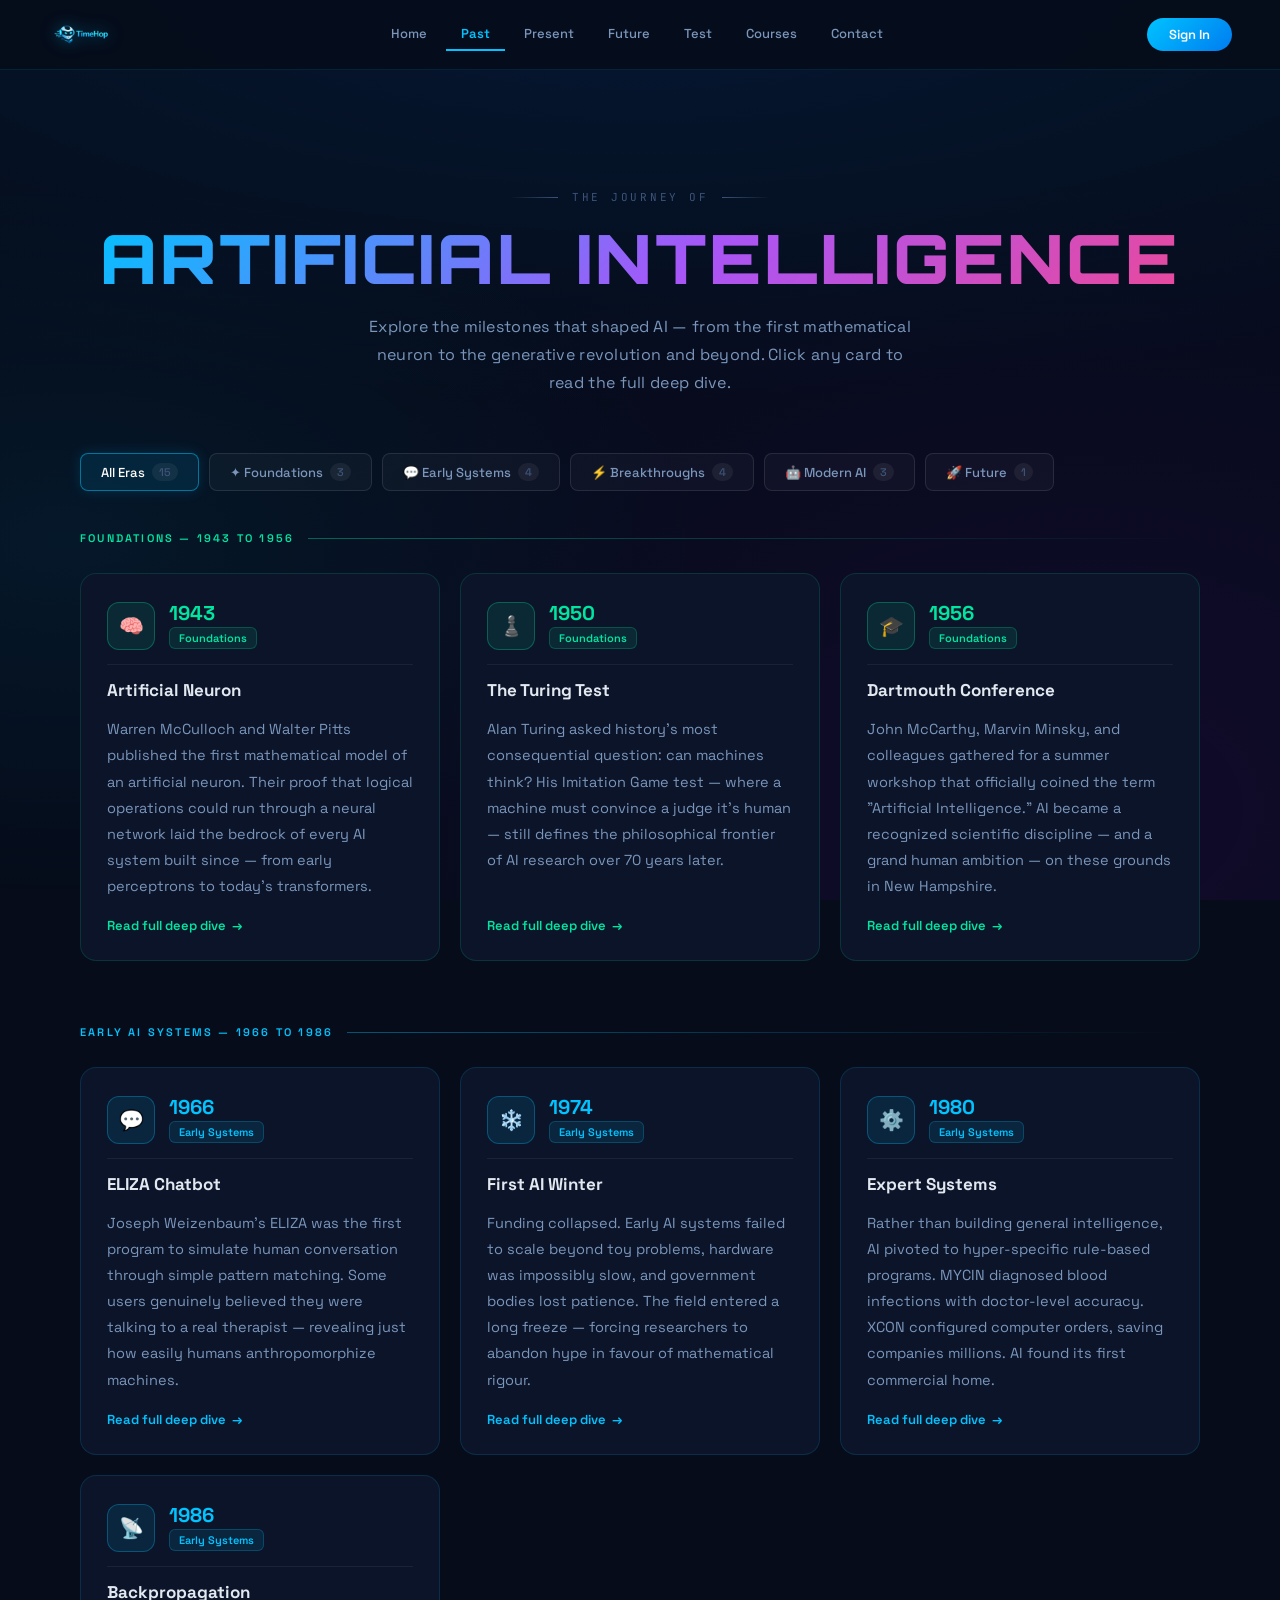
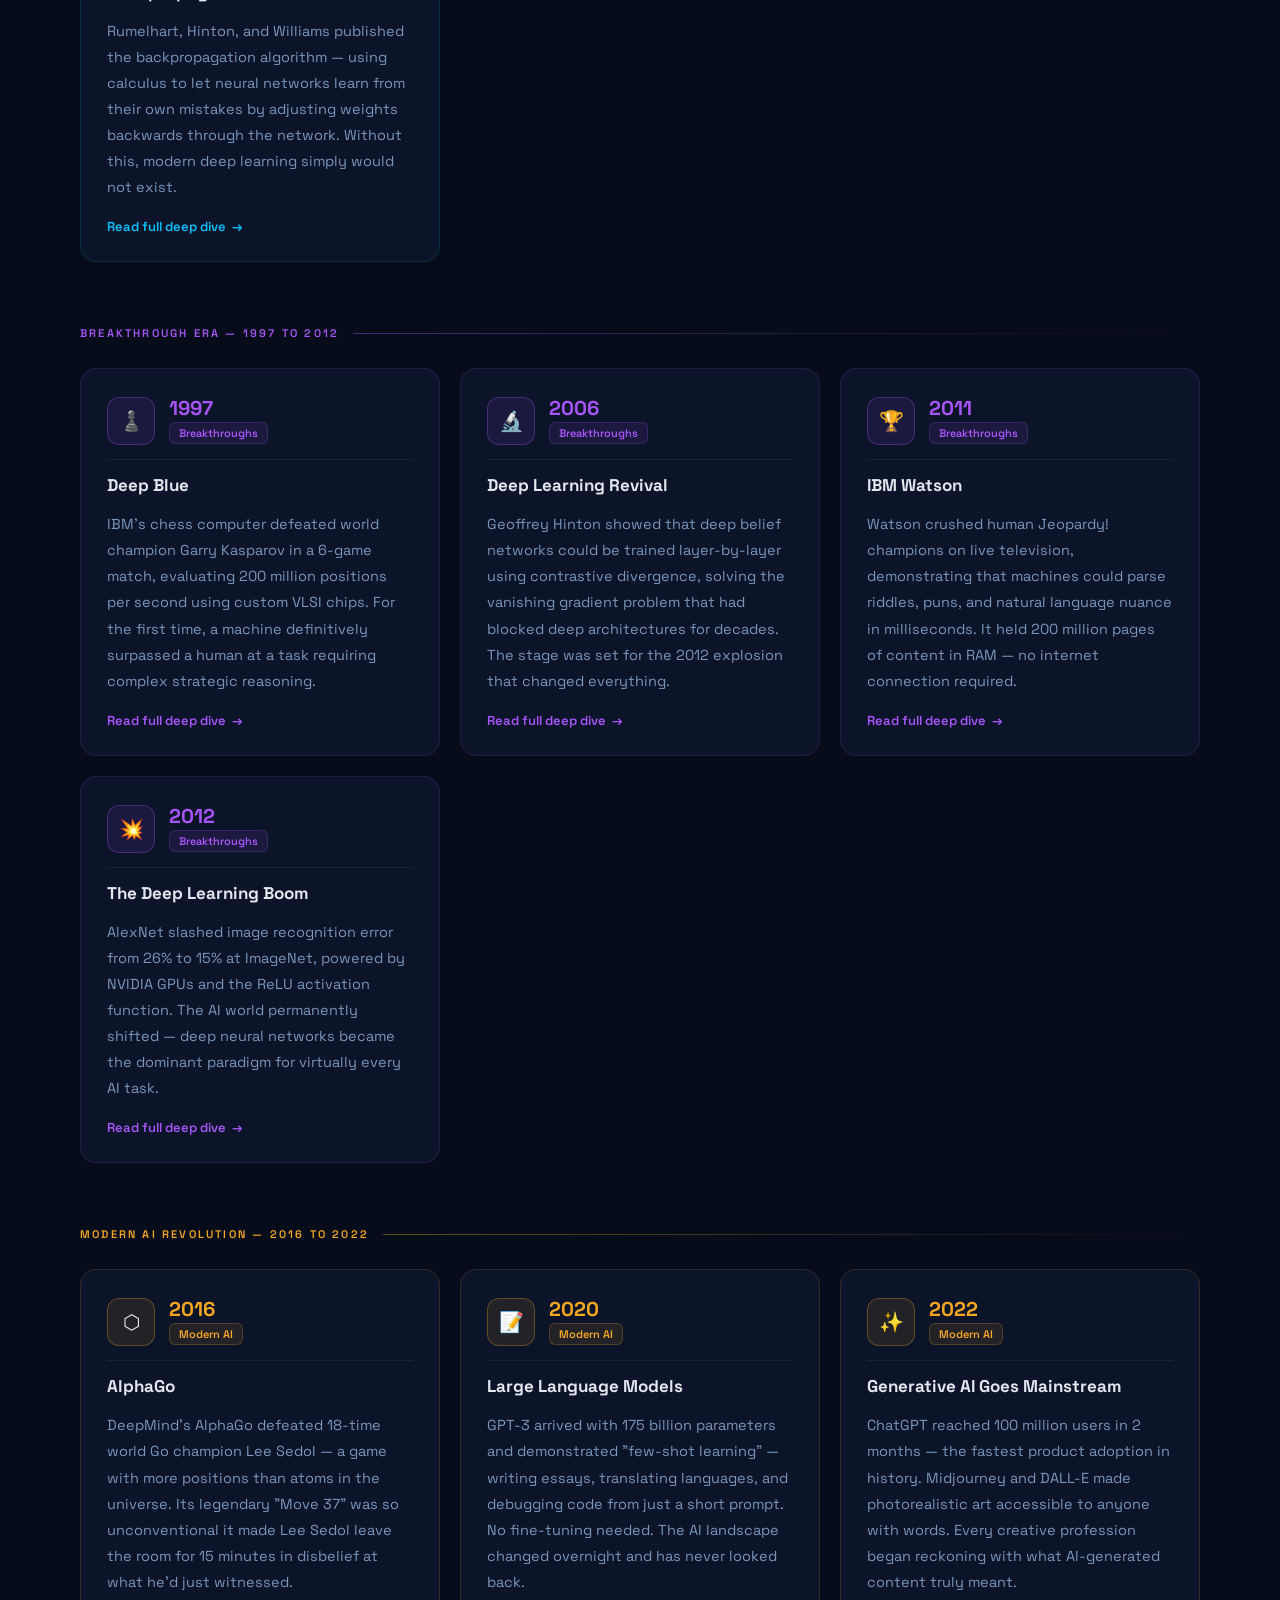
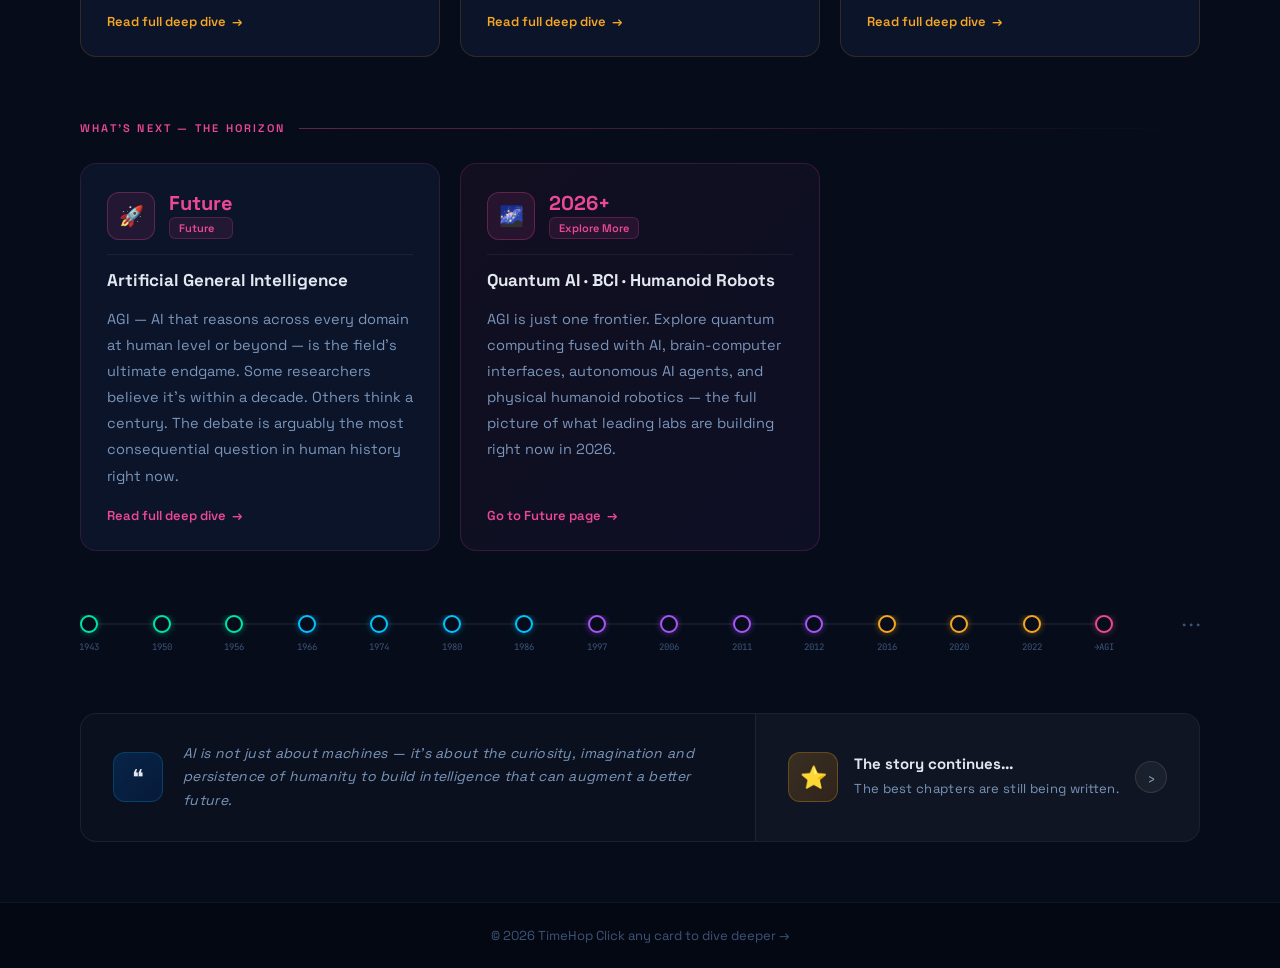
<file: past.html>
<!DOCTYPE html>
<html lang="en">
<head>
  <meta charset="UTF-8">
  <title>Past — TimeHop</title>
  <meta name="viewport" content="width=device-width, initial-scale=1.0">
  <link rel="stylesheet" href="style.css">
  <link href="https://fonts.googleapis.com/css2?family=Orbitron:wght@400;600;700;900&family=Space+Grotesk:wght@300;400;500;600;700&family=JetBrains+Mono:wght@400;600&display=swap" rel="stylesheet">

  <style>
    :root {
      --navy:      #060c1a;
      --navy-2:    #0a1228;
      --navy-3:    #0f1a38;
      --navy-card: #0c1429;
      --cyan:      #00c3ff;
      --green:     #00e5a0;
      --purple:    #a855f7;
      --gold:      #f5a623;
      --pink:      #ec4899;
      --text:      #e2e8f0;
      --text-dim:  #7a96bb;
      --text-muted:#3d5478;
      --border:    rgba(255,255,255,0.07);
    }

    *, *::before, *::after { margin:0; padding:0; box-sizing:border-box; }
    html { scroll-behavior: smooth; }

    body {
      font-family: 'Space Grotesk', sans-serif;
      background: var(--navy);
      color: var(--text);
      min-height: 100vh;
      overflow-x: hidden;
      -webkit-font-smoothing: antialiased;
    }

    body::before {
      content: '';
      position: fixed; inset: 0; z-index: 0;
      background:
        radial-gradient(ellipse 100% 50% at 50% -5%,  rgba(0,100,200,0.15), transparent),
        radial-gradient(ellipse 70%  70% at 85% 90%,  rgba(120,0,200,0.10), transparent),
        radial-gradient(ellipse 50%  40% at 5%  60%,  rgba(0,180,255,0.07), transparent);
      pointer-events: none;
    }
    body > * { position: relative; z-index: 1; }

    /* ── NAVBAR ── */
    nav {
      position: fixed; top: 0; left: 0; right: 0;
      height: 70px; z-index: 1000;
      display: flex; align-items: center;
      padding: 0 48px;
      background: rgba(6,12,26,0.92);
      backdrop-filter: blur(20px);
      border-bottom: 1px solid rgba(0,195,255,0.10);
      transition: top 0.4s ease;
    }
    .logo {
      display: flex; align-items: center; gap: 10px;
      text-decoration: none; flex-shrink: 0;
    }
    .logo img {
      height: 46px; width: auto;
      filter: drop-shadow(0 0 8px rgba(0,195,255,0.55));
    }
    .logo-text { display: flex; flex-direction: column; line-height: 1.15; }
    .logo-name {
      font-family: 'Orbitron', sans-serif;
      font-size: 15px; font-weight: 700; color: var(--cyan);
    }
    .logo-tagline { font-size: 10px; color: var(--text-muted); letter-spacing: 0.04em; }

    .nav-links {
      list-style: none; display: flex; gap: 4px;
      margin: 0 auto;
    }
    .nav-links a {
      display: block; padding: 7px 15px;
      font-size: 13px; font-weight: 500;
      color: var(--text-dim); text-decoration: none;
      border-radius: 6px; transition: 0.2s;
    }
    .nav-links a:hover { color: var(--text); background: rgba(255,255,255,0.06); }
    .nav-links a.active {
      color: var(--cyan);
      border-bottom: 2px solid var(--cyan);
      border-radius: 0;
    }

    .auth-area { display: flex; align-items: center; gap: 10px; }
    .signin-btn {
      padding: 8px 22px; border-radius: 20px;
      background: linear-gradient(135deg, #00c3ff, #007cf0);
      color: white; border: none;
      font-family: 'Space Grotesk', sans-serif;
      font-size: 13px; font-weight: 600;
      cursor: pointer; transition: 0.2s;
    }
    .signin-btn:hover { transform: translateY(-1px); box-shadow: 0 6px 20px rgba(0,195,255,0.4); }
    .avatar {
      width: 38px; height: 38px; border-radius: 50%;
      background: linear-gradient(135deg, #00c3ff, #007cf0);
      display: flex; align-items: center; justify-content: center;
      font-weight: 700; font-size: 15px; color: white; cursor: pointer;
    }
    .hidden { display: none !important; }

    /* ── HERO ── */
    .past-hero {
      padding: 120px 80px 56px;
      text-align: center;
    }
    .hero-eyebrow {
      font-family: 'JetBrains Mono', monospace;
      font-size: 11px; letter-spacing: 0.25em; text-transform: uppercase;
      color: var(--text-muted); margin-bottom: 18px;
      display: flex; align-items: center; justify-content: center; gap: 14px;
    }
    .hero-eyebrow::before, .hero-eyebrow::after {
      content: ''; width: 48px; height: 1px;
      background: linear-gradient(to right, transparent, var(--text-muted));
    }
    .hero-eyebrow::after { transform: scaleX(-1); }
    .hero-title {
      font-family: 'Orbitron', sans-serif;
      font-size: clamp(34px, 5.5vw, 68px);
      font-weight: 900; line-height: 1.08;
      letter-spacing: 0.04em; text-transform: uppercase;
      background: linear-gradient(135deg, #00c3ff 0%, #a855f7 55%, #ec4899 100%);
      -webkit-background-clip: text; -webkit-text-fill-color: transparent;
      background-clip: text; margin-bottom: 18px;
    }
    .hero-sub {
      font-size: 16px; color: var(--text-dim);
      max-width: 560px; margin: 0 auto; line-height: 1.75;
    }

    /* ── FILTER BAR ── */
    .filter-bar {
      display: flex; align-items: center;
      flex-wrap: wrap; gap: 10px;
      padding: 0 80px 40px;
    }
    .filter-tab {
      display: inline-flex; align-items: center; gap: 7px;
      padding: 9px 20px; border-radius: 8px;
      border: 1px solid rgba(255,255,255,0.10);
      background: rgba(255,255,255,0.03);
      color: var(--text-dim);
      font-family: 'Space Grotesk', sans-serif;
      font-size: 13px; font-weight: 500;
      cursor: pointer; transition: 0.2s; user-select: none;
    }
    .filter-tab:hover { border-color: rgba(0,195,255,0.4); color: var(--text); }
    .filter-tab.active { background: rgba(0,195,255,0.10); border-color: rgba(0,195,255,0.5); color: #fff; box-shadow: 0 0 14px rgba(0,195,255,0.15); }
    .filter-tab[data-filter="foundations"].active { background: rgba(0,229,160,0.10); border-color: rgba(0,229,160,0.5); box-shadow: 0 0 14px rgba(0,229,160,0.15); }
    .filter-tab[data-filter="breakthroughs"].active { background: rgba(168,85,247,0.10); border-color: rgba(168,85,247,0.5); box-shadow: 0 0 14px rgba(168,85,247,0.15); }
    .filter-tab[data-filter="modern"].active { background: rgba(245,166,35,0.10); border-color: rgba(245,166,35,0.5); box-shadow: 0 0 14px rgba(245,166,35,0.15); }
    .filter-tab[data-filter="future"].active { background: rgba(236,72,153,0.10); border-color: rgba(236,72,153,0.5); box-shadow: 0 0 14px rgba(236,72,153,0.15); }
    .tab-count {
      font-size: 11px; font-family: 'JetBrains Mono', monospace;
      background: rgba(255,255,255,0.06);
      padding: 2px 7px; border-radius: 10px; color: var(--text-muted);
    }

    /* ── ERA SECTIONS ── */
    .era-section { padding: 0 80px 64px; }
    .era-section.era-hidden { display: none; }

    .era-label {
      display: flex; align-items: center; gap: 14px; margin-bottom: 28px;
    }
    .era-label-text {
      font-family: 'JetBrains Mono', monospace;
      font-size: 11px; letter-spacing: 0.2em; text-transform: uppercase;
      font-weight: 600; white-space: nowrap;
    }
    .era-label-line { flex: 1; height: 1px; }
    .era-foundations .era-label-text { color: var(--green); }
    .era-foundations .era-label-line { background: linear-gradient(to right, rgba(0,229,160,0.4), transparent); }
    .era-early .era-label-text        { color: var(--cyan); }
    .era-early .era-label-line        { background: linear-gradient(to right, rgba(0,195,255,0.4), transparent); }
    .era-breakthroughs .era-label-text{ color: var(--purple); }
    .era-breakthroughs .era-label-line{ background: linear-gradient(to right, rgba(168,85,247,0.4), transparent); }
    .era-modern .era-label-text       { color: var(--gold); }
    .era-modern .era-label-line       { background: linear-gradient(to right, rgba(245,166,35,0.4), transparent); }
    .era-future .era-label-text       { color: var(--pink); }
    .era-future .era-label-line       { background: linear-gradient(to right, rgba(236,72,153,0.4), transparent); }

    /* ── CARD GRID ── */
    .cards-grid {
      display: grid;
      grid-template-columns: repeat(auto-fill, minmax(300px, 1fr));
      gap: 20px;
    }

    /* ── CARD ── */
    .ai-card-past {
      background: var(--navy-card);
      border-radius: 16px;
      border: 1px solid rgba(255,255,255,0.07);
      padding: 28px 26px 26px;
      display: flex; flex-direction: column; gap: 14px;
      cursor: pointer;
      transition: transform 0.25s ease, box-shadow 0.25s ease, border-color 0.25s ease;
      position: relative; overflow: hidden;
    }
    .ai-card-past::before {
      content: '';
      position: absolute; top: 0; left: 0; right: 0; height: 2px;
      border-radius: 16px 16px 0 0;
      opacity: 0; transition: opacity 0.3s;
    }
    .ai-card-past:hover { transform: translateY(-5px); }
    .ai-card-past:hover::before { opacity: 1; }
    .ai-card-past.era-hidden { display: none; }

    /* Era-specific styles */
    .ai-card-past[data-era="foundations"] { border-color: rgba(0,229,160,0.15); }
    .ai-card-past[data-era="foundations"]::before { background: linear-gradient(to right, var(--green), transparent); }
    .ai-card-past[data-era="foundations"]:hover { border-color: rgba(0,229,160,0.45); box-shadow: 0 16px 40px rgba(0,229,160,0.12), 0 4px 10px rgba(0,0,0,0.4); }

    .ai-card-past[data-era="early"] { border-color: rgba(0,195,255,0.15); }
    .ai-card-past[data-era="early"]::before { background: linear-gradient(to right, var(--cyan), transparent); }
    .ai-card-past[data-era="early"]:hover { border-color: rgba(0,195,255,0.45); box-shadow: 0 16px 40px rgba(0,195,255,0.12), 0 4px 10px rgba(0,0,0,0.4); }

    .ai-card-past[data-era="breakthroughs"] { border-color: rgba(168,85,247,0.15); }
    .ai-card-past[data-era="breakthroughs"]::before { background: linear-gradient(to right, var(--purple), transparent); }
    .ai-card-past[data-era="breakthroughs"]:hover { border-color: rgba(168,85,247,0.45); box-shadow: 0 16px 40px rgba(168,85,247,0.15), 0 4px 10px rgba(0,0,0,0.4); }

    .ai-card-past[data-era="modern"] { border-color: rgba(245,166,35,0.15); }
    .ai-card-past[data-era="modern"]::before { background: linear-gradient(to right, var(--gold), transparent); }
    .ai-card-past[data-era="modern"]:hover { border-color: rgba(245,166,35,0.45); box-shadow: 0 16px 40px rgba(245,166,35,0.12), 0 4px 10px rgba(0,0,0,0.4); }

    .ai-card-past[data-era="future"] { border-color: rgba(236,72,153,0.15); }
    .ai-card-past[data-era="future"]::before { background: linear-gradient(to right, var(--pink), transparent); }
    .ai-card-past[data-era="future"]:hover { border-color: rgba(236,72,153,0.45); box-shadow: 0 16px 40px rgba(236,72,153,0.15), 0 4px 10px rgba(0,0,0,0.4); }

    /* Card internals */
    .card-top { display: flex; align-items: center; gap: 14px; }
    .card-icon-wrap {
      width: 48px; height: 48px; border-radius: 12px; flex-shrink: 0;
      display: flex; align-items: center; justify-content: center; font-size: 20px;
    }
    .icon-foundations   { background: rgba(0,229,160,0.10); border: 1.5px solid rgba(0,229,160,0.30); }
    .icon-early         { background: rgba(0,195,255,0.10); border: 1.5px solid rgba(0,195,255,0.30); }
    .icon-breakthroughs { background: rgba(168,85,247,0.10); border: 1.5px solid rgba(168,85,247,0.30); }
    .icon-modern        { background: rgba(245,166,35,0.10); border: 1.5px solid rgba(245,166,35,0.30); }
    .icon-future        { background: rgba(236,72,153,0.10); border: 1.5px solid rgba(236,72,153,0.30); }

    .card-year-wrap { display: flex; flex-direction: column; gap: 4px; }
    .card-year {
      font-family: 'Orbitron', sans-serif;
      font-size: 20px; font-weight: 700; line-height: 1;
    }
    .year-foundations   { color: var(--green); }
    .year-early         { color: var(--cyan); }
    .year-breakthroughs { color: var(--purple); }
    .year-modern        { color: var(--gold); }
    .year-future        { color: var(--pink); }

    .era-badge {
      display: inline-block; padding: 3px 9px;
      border-radius: 6px; font-size: 11px; font-weight: 600;
    }
    .badge-foundations   { background: rgba(0,229,160,0.10); color: var(--green); border: 1px solid rgba(0,229,160,0.22); }
    .badge-early         { background: rgba(0,195,255,0.10); color: var(--cyan); border: 1px solid rgba(0,195,255,0.22); }
    .badge-breakthroughs { background: rgba(168,85,247,0.10); color: var(--purple); border: 1px solid rgba(168,85,247,0.22); }
    .badge-modern        { background: rgba(245,166,35,0.10); color: var(--gold); border: 1px solid rgba(245,166,35,0.22); }
    .badge-future        { background: rgba(236,72,153,0.10); color: var(--pink); border: 1px solid rgba(236,72,153,0.22); }

    .card-divider { height: 1px; background: rgba(255,255,255,0.06); }

    .card-title {
      font-size: 17px; font-weight: 700;
      color: var(--text); line-height: 1.35;
    }
    .card-desc {
      font-size: 14.5px; color: var(--text-dim);
      line-height: 1.80; flex: 1;
    }
    .card-cta {
      display: flex; align-items: center; gap: 6px;
      font-size: 13px; font-weight: 600;
      padding-top: 4px;
      transition: gap 0.2s;
      pointer-events: none;
    }
    .ai-card-past[data-era="foundations"] .card-cta { color: var(--green); }
    .ai-card-past[data-era="early"]       .card-cta { color: var(--cyan); }
    .ai-card-past[data-era="breakthroughs"] .card-cta { color: var(--purple); }
    .ai-card-past[data-era="modern"]      .card-cta { color: var(--gold); }
    .ai-card-past[data-era="future"]      .card-cta { color: var(--pink); }
    .ai-card-past:hover .card-cta { gap: 10px; }

    /* ── TIMELINE RAIL ── */
    .timeline-section { padding: 0 80px 52px; }
    .timeline-label {
      font-family: 'JetBrains Mono', monospace;
      font-size: 11px; letter-spacing: 0.2em; text-transform: uppercase;
      color: var(--text-muted); margin-bottom: 22px;
    }
    .timeline-rail {
      display: flex; align-items: center;
      overflow-x: auto; padding-bottom: 28px;
      scrollbar-width: none;
    }
    .timeline-rail::-webkit-scrollbar { display: none; }
    .tl-segment { display: flex; align-items: center; flex: 1; min-width: 56px; }
    .tl-dot {
      width: 18px; height: 18px; border-radius: 50%; flex-shrink: 0;
      border: 2px solid; background: var(--navy);
      cursor: pointer; transition: transform 0.2s, box-shadow 0.3s;
      position: relative;
    }
    .tl-dot::after {
      content: attr(data-year);
      position: absolute; bottom: -22px; left: 50%;
      transform: translateX(-50%);
      font-family: 'JetBrains Mono', monospace;
      font-size: 9px; color: var(--text-muted);
      white-space: nowrap; pointer-events: none;
    }
    .tl-dot:hover { transform: scale(1.5); box-shadow: 0 0 12px currentColor; }
    .tl-line { flex: 1; height: 2px; background: rgba(255,255,255,0.06); }
    .tl-dot.foundations    { border-color: var(--green);  box-shadow: 0 0 7px rgba(0,229,160,0.45); }
    .tl-dot.early          { border-color: var(--cyan);   box-shadow: 0 0 7px rgba(0,195,255,0.45); }
    .tl-dot.breakthroughs  { border-color: var(--purple); box-shadow: 0 0 7px rgba(168,85,247,0.45); }
    .tl-dot.modern         { border-color: var(--gold);   box-shadow: 0 0 7px rgba(245,166,35,0.45); }
    .tl-dot.future         { border-color: var(--pink);   box-shadow: 0 0 7px rgba(236,72,153,0.45); }
    .tl-more { font-family: 'JetBrains Mono', monospace; font-size: 12px; color: var(--text-muted); margin-left: 14px; }

    /* ── QUOTE BAR ── */
    .quote-bar {
      display: grid; grid-template-columns: 1fr auto;
      margin: 0 80px 60px;
      border: 1px solid rgba(255,255,255,0.07);
      border-radius: 16px; overflow: hidden;
      background: rgba(255,255,255,0.02);
    }
    .quote-side {
      display: flex; align-items: center; gap: 20px;
      padding: 28px 32px;
    }
    .quote-icon {
      width: 50px; height: 50px; border-radius: 12px; flex-shrink: 0;
      background: linear-gradient(135deg, rgba(0,100,200,0.25), rgba(0,60,140,0.25));
      border: 1px solid rgba(0,195,255,0.2);
      display: flex; align-items: center; justify-content: center; font-size: 22px;
    }
    .quote-text { font-size: 14px; color: var(--text-dim); line-height: 1.7; font-style: italic; }
    .cta-side {
      display: flex; align-items: center; gap: 16px;
      padding: 28px 32px; min-width: 290px;
      border-left: 1px solid rgba(255,255,255,0.07);
      background: rgba(255,255,255,0.02);
      cursor: pointer; text-decoration: none; transition: background 0.2s;
    }
    .cta-side:hover { background: rgba(255,255,255,0.05); }
    .cta-icon {
      width: 50px; height: 50px; border-radius: 12px; flex-shrink: 0;
      background: linear-gradient(135deg, rgba(245,166,35,0.18), rgba(200,100,0,0.18));
      border: 1px solid rgba(245,166,35,0.28);
      display: flex; align-items: center; justify-content: center; font-size: 22px;
    }
    .cta-text h4 { font-size: 15px; font-weight: 700; color: var(--text); margin-bottom: 4px; }
    .cta-text p  { font-size: 13px; color: var(--text-dim); }
    .cta-arrow {
      width: 32px; height: 32px; border-radius: 50%;
      background: rgba(255,255,255,0.05);
      border: 1px solid rgba(255,255,255,0.10);
      display: flex; align-items: center; justify-content: center;
      font-size: 15px; color: var(--text-dim); margin-left: auto;
    }

    /* ── FOOTER ── */
    footer {
      padding: 24px 80px;
      border-top: 1px solid rgba(255,255,255,0.06);
      display: flex; justify-content: space-between; align-items: center;
      font-size: 13px; color: var(--text-muted);
      font-family: 'JetBrains Mono', monospace;
    }

    /* ── LOGIN MODAL ── */
    .login-modal {
      position: fixed; inset: 0; z-index: 9000;
      background: rgba(6,12,26,0.94);
      backdrop-filter: blur(14px);
      display: flex; align-items: center; justify-content: center;
    }
    .login-box {
      width: 420px; background: var(--navy-3);
      border: 1px solid rgba(0,195,255,0.18);
      border-radius: 16px; padding: 44px 36px;
      display: flex; flex-direction: column; gap: 13px;
    }
    .login-box::before {
      content: 'Create Account';
      font-family: 'Orbitron', sans-serif;
      font-size: 22px; font-weight: 700; color: var(--cyan); margin-bottom: 4px;
    }
    .login-box input, .login-box select, .login-box textarea {
      width: 100%; padding: 12px 16px;
      background: rgba(255,255,255,0.04);
      border: 1px solid rgba(255,255,255,0.10); border-radius: 8px;
      color: var(--text); font-family: 'Space Grotesk', sans-serif;
      font-size: 14px; outline: none; transition: border-color 0.2s;
    }
    .login-box input:focus, .login-box select:focus, .login-box textarea:focus { border-color: var(--cyan); }
    .login-box select option { background: var(--navy-3); }
    .login-box textarea { min-height: 80px; resize: none; }
    .login-box .btn {
      display: flex; align-items: center; justify-content: center;
      width: 100%; padding: 13px;
      background: linear-gradient(135deg, #00c3ff, #007cf0);
      color: white; font-family: 'Space Grotesk', sans-serif;
      font-size: 14px; font-weight: 600;
      border: none; border-radius: 8px; cursor: pointer; transition: 0.2s; margin-top: 4px;
    }
    .login-box .btn:hover { filter: brightness(1.1); transform: translateY(-1px); }

    /* ── RESPONSIVE ── */
    @media (max-width: 900px) {
      .past-hero, .filter-bar, .era-section, .timeline-section { padding-left: 24px; padding-right: 24px; }
      .quote-bar { margin: 0 24px 48px; grid-template-columns: 1fr; }
      .cta-side  { border-left: none; border-top: 1px solid rgba(255,255,255,0.07); min-width: 0; }
      nav { padding: 0 20px; }
      .nav-links { display: none; }
      footer { padding: 20px 24px; flex-direction: column; gap: 6px; }
    }
    @media (max-width: 600px) {
      .cards-grid { grid-template-columns: 1fr; }
    }
  </style>
</head>
<body>

<!-- ════ NAVBAR ════ -->
<nav>
  <a href="index.html" class="logo">
    <img src="nav.png" alt="TimeHop">
    <div class="logo-text">
      <!-- <span class="logo-name">TimeHop</span> -->
      <!-- <span class="logo-tagline">Explore AI Through Time</span> -->
    </div>
  </a>
  <ul class="nav-links">
    <li><a href="index.html">Home</a></li>
    <li><a href="past.html" class="active">Past</a></li>
    <li><a href="present.html">Present</a></li>
    <li><a href="future.html">Future</a></li>
    <li><a href="test.html">Test</a></li>
    <li><a href="courses.html">Courses</a></li>
    <li><a href="contact.html">Contact</a></li>
  </ul>
  <div class="auth-area">
    <button id="signinBtn" class="signin-btn">Sign In</button>
    <div class="profile hidden" id="profileBox">
      <div class="avatar" id="avatarLetter"></div>
    </div>
  </div>
</nav>

<!-- ════ HERO ════ -->
<section class="past-hero">
  <div class="hero-eyebrow">The Journey Of</div>
  <h1 class="hero-title">Artificial Intelligence</h1>
  <p class="hero-sub">Explore the milestones that shaped AI — from the first mathematical neuron to the generative revolution and beyond. Click any card to read the full deep dive.</p>
</section>

<!-- ════ FILTER BAR ════ -->
<div class="filter-bar">
  <button class="filter-tab active" data-filter="all">All Eras <span class="tab-count">15</span></button>
  <button class="filter-tab" data-filter="foundations">✦ Foundations <span class="tab-count">3</span></button>
  <button class="filter-tab" data-filter="early">💬 Early Systems <span class="tab-count">4</span></button>
  <button class="filter-tab" data-filter="breakthroughs">⚡ Breakthroughs <span class="tab-count">4</span></button>
  <button class="filter-tab" data-filter="modern">🤖 Modern AI <span class="tab-count">3</span></button>
  <button class="filter-tab" data-filter="future">🚀 Future <span class="tab-count">1</span></button>
</div>

<!-- ════ FOUNDATIONS ════ -->
<section class="era-section era-foundations" id="section-foundations">
  <div class="era-label">
    <span class="era-label-text">Foundations — 1943 to 1956</span>
    <div class="era-label-line"></div>
  </div>
  <div class="cards-grid">

    <div class="ai-card-past" data-era="foundations" data-topic="neuron">
      <div class="card-top">
        <div class="card-icon-wrap icon-foundations">🧠</div>
        <div class="card-year-wrap">
          <span class="card-year year-foundations">1943</span>
          <span class="era-badge badge-foundations">Foundations</span>
        </div>
      </div>
      <div class="card-divider"></div>
      <div class="card-title">Artificial Neuron</div>
      <div class="card-desc">Warren McCulloch and Walter Pitts published the first mathematical model of an artificial neuron. Their proof that logical operations could run through a neural network laid the bedrock of every AI system built since — from early perceptrons to today's transformers.</div>
      <div class="card-cta">Read full deep dive <span>→</span></div>
    </div>

    <div class="ai-card-past" data-era="foundations" data-topic="turing">
      <div class="card-top">
        <div class="card-icon-wrap icon-foundations">♟️</div>
        <div class="card-year-wrap">
          <span class="card-year year-foundations">1950</span>
          <span class="era-badge badge-foundations">Foundations</span>
        </div>
      </div>
      <div class="card-divider"></div>
      <div class="card-title">The Turing Test</div>
      <div class="card-desc">Alan Turing asked history's most consequential question: can machines think? His Imitation Game test — where a machine must convince a judge it's human — still defines the philosophical frontier of AI research over 70 years later.</div>
      <div class="card-cta">Read full deep dive <span>→</span></div>
    </div>

    <div class="ai-card-past" data-era="foundations" data-topic="dartmouth">
      <div class="card-top">
        <div class="card-icon-wrap icon-foundations">🎓</div>
        <div class="card-year-wrap">
          <span class="card-year year-foundations">1956</span>
          <span class="era-badge badge-foundations">Foundations</span>
        </div>
      </div>
      <div class="card-divider"></div>
      <div class="card-title">Dartmouth Conference</div>
      <div class="card-desc">John McCarthy, Marvin Minsky, and colleagues gathered for a summer workshop that officially coined the term "Artificial Intelligence." AI became a recognized scientific discipline — and a grand human ambition — on these grounds in New Hampshire.</div>
      <div class="card-cta">Read full deep dive <span>→</span></div>
    </div>

  </div>
</section>

<!-- ════ EARLY SYSTEMS ════ -->
<section class="era-section era-early" id="section-early">
  <div class="era-label">
    <span class="era-label-text">Early AI Systems — 1966 to 1986</span>
    <div class="era-label-line"></div>
  </div>
  <div class="cards-grid">

    <div class="ai-card-past" data-era="early" data-topic="eliza">
      <div class="card-top">
        <div class="card-icon-wrap icon-early">💬</div>
        <div class="card-year-wrap">
          <span class="card-year year-early">1966</span>
          <span class="era-badge badge-early">Early Systems</span>
        </div>
      </div>
      <div class="card-divider"></div>
      <div class="card-title">ELIZA Chatbot</div>
      <div class="card-desc">Joseph Weizenbaum's ELIZA was the first program to simulate human conversation through simple pattern matching. Some users genuinely believed they were talking to a real therapist — revealing just how easily humans anthropomorphize machines.</div>
      <div class="card-cta">Read full deep dive <span>→</span></div>
    </div>

    <div class="ai-card-past" data-era="early" data-topic="aiwinter">
      <div class="card-top">
        <div class="card-icon-wrap icon-early">❄️</div>
        <div class="card-year-wrap">
          <span class="card-year year-early">1974</span>
          <span class="era-badge badge-early">Early Systems</span>
        </div>
      </div>
      <div class="card-divider"></div>
      <div class="card-title">First AI Winter</div>
      <div class="card-desc">Funding collapsed. Early AI systems failed to scale beyond toy problems, hardware was impossibly slow, and government bodies lost patience. The field entered a long freeze — forcing researchers to abandon hype in favour of mathematical rigour.</div>
      <div class="card-cta">Read full deep dive <span>→</span></div>
    </div>

    <div class="ai-card-past" data-era="early" data-topic="expert">
      <div class="card-top">
        <div class="card-icon-wrap icon-early">⚙️</div>
        <div class="card-year-wrap">
          <span class="card-year year-early">1980</span>
          <span class="era-badge badge-early">Early Systems</span>
        </div>
      </div>
      <div class="card-divider"></div>
      <div class="card-title">Expert Systems</div>
      <div class="card-desc">Rather than building general intelligence, AI pivoted to hyper-specific rule-based programs. MYCIN diagnosed blood infections with doctor-level accuracy. XCON configured computer orders, saving companies millions. AI found its first commercial home.</div>
      <div class="card-cta">Read full deep dive <span>→</span></div>
    </div>

    <div class="ai-card-past" data-era="early" data-topic="backprop">
      <div class="card-top">
        <div class="card-icon-wrap icon-early">📡</div>
        <div class="card-year-wrap">
          <span class="card-year year-early">1986</span>
          <span class="era-badge badge-early">Early Systems</span>
        </div>
      </div>
      <div class="card-divider"></div>
      <div class="card-title">Backpropagation</div>
      <div class="card-desc">Rumelhart, Hinton, and Williams published the backpropagation algorithm — using calculus to let neural networks learn from their own mistakes by adjusting weights backwards through the network. Without this, modern deep learning simply would not exist.</div>
      <div class="card-cta">Read full deep dive <span>→</span></div>
    </div>

  </div>
</section>

<!-- ════ BREAKTHROUGHS ════ -->
<section class="era-section era-breakthroughs" id="section-breakthroughs">
  <div class="era-label">
    <span class="era-label-text">Breakthrough Era — 1997 to 2012</span>
    <div class="era-label-line"></div>
  </div>
  <div class="cards-grid">

    <div class="ai-card-past" data-era="breakthroughs" data-topic="deepblue">
      <div class="card-top">
        <div class="card-icon-wrap icon-breakthroughs">♟️</div>
        <div class="card-year-wrap">
          <span class="card-year year-breakthroughs">1997</span>
          <span class="era-badge badge-breakthroughs">Breakthroughs</span>
        </div>
      </div>
      <div class="card-divider"></div>
      <div class="card-title">Deep Blue</div>
      <div class="card-desc">IBM's chess computer defeated world champion Garry Kasparov in a 6-game match, evaluating 200 million positions per second using custom VLSI chips. For the first time, a machine definitively surpassed a human at a task requiring complex strategic reasoning.</div>
      <div class="card-cta">Read full deep dive <span>→</span></div>
    </div>

    <div class="ai-card-past" data-era="breakthroughs" data-topic="deeplearning">
      <div class="card-top">
        <div class="card-icon-wrap icon-breakthroughs">🔬</div>
        <div class="card-year-wrap">
          <span class="card-year year-breakthroughs">2006</span>
          <span class="era-badge badge-breakthroughs">Breakthroughs</span>
        </div>
      </div>
      <div class="card-divider"></div>
      <div class="card-title">Deep Learning Revival</div>
      <div class="card-desc">Geoffrey Hinton showed that deep belief networks could be trained layer-by-layer using contrastive divergence, solving the vanishing gradient problem that had blocked deep architectures for decades. The stage was set for the 2012 explosion that changed everything.</div>
      <div class="card-cta">Read full deep dive <span>→</span></div>
    </div>

    <div class="ai-card-past" data-era="breakthroughs" data-topic="watson">
      <div class="card-top">
        <div class="card-icon-wrap icon-breakthroughs">🏆</div>
        <div class="card-year-wrap">
          <span class="card-year year-breakthroughs">2011</span>
          <span class="era-badge badge-breakthroughs">Breakthroughs</span>
        </div>
      </div>
      <div class="card-divider"></div>
      <div class="card-title">IBM Watson</div>
      <div class="card-desc">Watson crushed human Jeopardy! champions on live television, demonstrating that machines could parse riddles, puns, and natural language nuance in milliseconds. It held 200 million pages of content in RAM — no internet connection required.</div>
      <div class="card-cta">Read full deep dive <span>→</span></div>
    </div>

    <div class="ai-card-past" data-era="breakthroughs" data-topic="dlboom">
      <div class="card-top">
        <div class="card-icon-wrap icon-breakthroughs">💥</div>
        <div class="card-year-wrap">
          <span class="card-year year-breakthroughs">2012</span>
          <span class="era-badge badge-breakthroughs">Breakthroughs</span>
        </div>
      </div>
      <div class="card-divider"></div>
      <div class="card-title">The Deep Learning Boom</div>
      <div class="card-desc">AlexNet slashed image recognition error from 26% to 15% at ImageNet, powered by NVIDIA GPUs and the ReLU activation function. The AI world permanently shifted — deep neural networks became the dominant paradigm for virtually every AI task.</div>
      <div class="card-cta">Read full deep dive <span>→</span></div>
    </div>

  </div>
</section>

<!-- ════ MODERN AI ════ -->
<section class="era-section era-modern" id="section-modern">
  <div class="era-label">
    <span class="era-label-text">Modern AI Revolution — 2016 to 2022</span>
    <div class="era-label-line"></div>
  </div>
  <div class="cards-grid">

    <div class="ai-card-past" data-era="modern" data-topic="alphago">
      <div class="card-top">
        <div class="card-icon-wrap icon-modern">⬡</div>
        <div class="card-year-wrap">
          <span class="card-year year-modern">2016</span>
          <span class="era-badge badge-modern">Modern AI</span>
        </div>
      </div>
      <div class="card-divider"></div>
      <div class="card-title">AlphaGo</div>
      <div class="card-desc">DeepMind's AlphaGo defeated 18-time world Go champion Lee Sedol — a game with more positions than atoms in the universe. Its legendary "Move 37" was so unconventional it made Lee Sedol leave the room for 15 minutes in disbelief at what he'd just witnessed.</div>
      <div class="card-cta">Read full deep dive <span>→</span></div>
    </div>

    <div class="ai-card-past" data-era="modern" data-topic="llm">
      <div class="card-top">
        <div class="card-icon-wrap icon-modern">📝</div>
        <div class="card-year-wrap">
          <span class="card-year year-modern">2020</span>
          <span class="era-badge badge-modern">Modern AI</span>
        </div>
      </div>
      <div class="card-divider"></div>
      <div class="card-title">Large Language Models</div>
      <div class="card-desc">GPT-3 arrived with 175 billion parameters and demonstrated "few-shot learning" — writing essays, translating languages, and debugging code from just a short prompt. No fine-tuning needed. The AI landscape changed overnight and has never looked back.</div>
      <div class="card-cta">Read full deep dive <span>→</span></div>
    </div>

    <div class="ai-card-past" data-era="modern" data-topic="genai">
      <div class="card-top">
        <div class="card-icon-wrap icon-modern">✨</div>
        <div class="card-year-wrap">
          <span class="card-year year-modern">2022</span>
          <span class="era-badge badge-modern">Modern AI</span>
        </div>
      </div>
      <div class="card-divider"></div>
      <div class="card-title">Generative AI Goes Mainstream</div>
      <div class="card-desc">ChatGPT reached 100 million users in 2 months — the fastest product adoption in history. Midjourney and DALL-E made photorealistic art accessible to anyone with words. Every creative profession began reckoning with what AI-generated content truly meant.</div>
      <div class="card-cta">Read full deep dive <span>→</span></div>
    </div>

  </div>
</section>

<!-- ════ FUTURE ════ -->
<section class="era-section era-future" id="section-future">
  <div class="era-label">
    <span class="era-label-text">What's Next — The Horizon</span>
    <div class="era-label-line"></div>
  </div>
  <div class="cards-grid">

    <div class="ai-card-past" data-era="future" data-topic="agi">
      <div class="card-top">
        <div class="card-icon-wrap icon-future">🚀</div>
        <div class="card-year-wrap">
          <span class="card-year year-future">Future</span>
          <span class="era-badge badge-future">Future</span>
        </div>
      </div>
      <div class="card-divider"></div>
      <div class="card-title">Artificial General Intelligence</div>
      <div class="card-desc">AGI — AI that reasons across every domain at human level or beyond — is the field's ultimate endgame. Some researchers believe it's within a decade. Others think a century. The debate is arguably the most consequential question in human history right now.</div>
      <div class="card-cta">Read full deep dive <span>→</span></div>
    </div>

    <div class="ai-card-past" data-era="future" style="background:linear-gradient(135deg,rgba(236,72,153,0.05),rgba(168,85,247,0.05));border-color:rgba(236,72,153,0.18);" onclick="window.location.href='future.html'">
      <div class="card-top">
        <div class="card-icon-wrap" style="background:rgba(236,72,153,0.10);border:1.5px solid rgba(236,72,153,0.3);">🌌</div>
        <div class="card-year-wrap">
          <span class="card-year" style="color:var(--pink);">2026+</span>
          <span class="era-badge badge-future">Explore More</span>
        </div>
      </div>
      <div class="card-divider"></div>
      <div class="card-title">Quantum AI · BCI · Humanoid Robots</div>
      <div class="card-desc">AGI is just one frontier. Explore quantum computing fused with AI, brain-computer interfaces, autonomous AI agents, and physical humanoid robotics — the full picture of what leading labs are building right now in 2026.</div>
      <div class="card-cta" style="color:var(--pink);">Go to Future page <span>→</span></div>
    </div>

  </div>
</section>

<!-- ════ TIMELINE RAIL ════ -->
<section class="timeline-section">
  <!-- <div class="timeline-label">— Click a dot to jump to that moment —</div> -->
  <div class="timeline-rail">
    <div class="tl-segment"><div class="tl-dot foundations" data-year="1943" onclick="goToTopic('neuron')"></div><div class="tl-line"></div></div>
    <div class="tl-segment"><div class="tl-dot foundations" data-year="1950" onclick="goToTopic('turing')"></div><div class="tl-line"></div></div>
    <div class="tl-segment"><div class="tl-dot foundations" data-year="1956" onclick="goToTopic('dartmouth')"></div><div class="tl-line"></div></div>
    <div class="tl-segment"><div class="tl-dot early"        data-year="1966" onclick="goToTopic('eliza')"></div><div class="tl-line"></div></div>
    <div class="tl-segment"><div class="tl-dot early"        data-year="1974" onclick="goToTopic('aiwinter')"></div><div class="tl-line"></div></div>
    <div class="tl-segment"><div class="tl-dot early"        data-year="1980" onclick="goToTopic('expert')"></div><div class="tl-line"></div></div>
    <div class="tl-segment"><div class="tl-dot early"        data-year="1986" onclick="goToTopic('backprop')"></div><div class="tl-line"></div></div>
    <div class="tl-segment"><div class="tl-dot breakthroughs" data-year="1997" onclick="goToTopic('deepblue')"></div><div class="tl-line"></div></div>
    <div class="tl-segment"><div class="tl-dot breakthroughs" data-year="2006" onclick="goToTopic('deeplearning')"></div><div class="tl-line"></div></div>
    <div class="tl-segment"><div class="tl-dot breakthroughs" data-year="2011" onclick="goToTopic('watson')"></div><div class="tl-line"></div></div>
    <div class="tl-segment"><div class="tl-dot breakthroughs" data-year="2012" onclick="goToTopic('dlboom')"></div><div class="tl-line"></div></div>
    <div class="tl-segment"><div class="tl-dot modern"       data-year="2016" onclick="goToTopic('alphago')"></div><div class="tl-line"></div></div>
    <div class="tl-segment"><div class="tl-dot modern"       data-year="2020" onclick="goToTopic('llm')"></div><div class="tl-line"></div></div>
    <div class="tl-segment"><div class="tl-dot modern"       data-year="2022" onclick="goToTopic('genai')"></div><div class="tl-line"></div></div>
    <div class="tl-segment"><div class="tl-dot future"       data-year="→AGI" onclick="goToTopic('agi')"></div></div>
    <span class="tl-more">• • •</span>
  </div>
</section>

<!-- ════ QUOTE BAR ════ -->
<div class="quote-bar">
  <div class="quote-side">
    <div class="quote-icon">❝</div>
    <p class="quote-text">AI is not just about machines — it's about the curiosity, imagination and persistence of humanity to build intelligence that can augment a better future.</p>
  </div>
  <a href="future.html" class="cta-side">
    <div class="cta-icon">⭐</div>
    <div class="cta-text">
      <h4>The story continues...</h4>
      <p>The best chapters are still being written.</p>
    </div>
    <div class="cta-arrow">›</div>
  </a>
</div>

<footer>
  <span>© 2026 TimeHop</span>
  <span>Click any card to dive deeper →</span>
</footer>

<!-- LOGIN MODAL -->
<div id="loginModal" class="login-modal hidden">
  <div class="login-box">
    <input id="loginName" placeholder="Name">
    <input id="loginEmail" placeholder="Email">
    <select id="loginGender">
      <option value="">Gender</option>
      <option>Male</option>
      <option>Female</option>
    </select>
    <textarea id="loginBio" placeholder="Bio (optional)"></textarea>
    <button id="createAccount" class="btn">Create Account</button>
  </div>
</div>

<script src="script.js"></script>
<script>
  /* ── FILTER TABS ── */
  const tabs     = document.querySelectorAll('.filter-tab');
  const cards    = document.querySelectorAll('.ai-card-past[data-topic]');
  const sections = document.querySelectorAll('.era-section');

  tabs.forEach(tab => {
    tab.addEventListener('click', () => {
      tabs.forEach(t => t.classList.remove('active'));
      tab.classList.add('active');
      const filter = tab.dataset.filter;

      cards.forEach(card => {
        const match = filter === 'all' || card.dataset.era === filter;
        card.classList.toggle('era-hidden', !match);
      });

      sections.forEach(section => {
        const visible = section.querySelectorAll('.ai-card-past:not(.era-hidden)');
        section.classList.toggle('era-hidden', visible.length === 0);
      });
    });
  });

  /* ── CARD → detail.html ── */
cards.forEach((card, index) => {
  card.addEventListener('click', () => {
    const topic = card.dataset.topic;
    if(topic){
      window.location.href = `detail.html?topic=${topic}&index=${index}`;
    }
  });
});

  /* ── TIMELINE DOT → open detail page ── */
  function goToTopic(topic) {
    window.location.href = 'detail.html?topic=' + topic;
  }

  /* ── NAVBAR hide on scroll down ── */
  let lastST = 0;
  window.addEventListener('scroll', () => {
    const nav = document.querySelector('nav');
    const st  = window.pageYOffset;
    nav.style.top = (st > lastST && st > 80) ? '-80px' : '0';
    lastST = st <= 0 ? 0 : st;
  });

  /* ── MODAL outside click ── */
  const modal = document.getElementById('loginModal');
  if (modal) modal.addEventListener('click', e => {
    if (e.target === modal) modal.classList.add('hidden');
  });
</script>
</body>
</html>
</file>
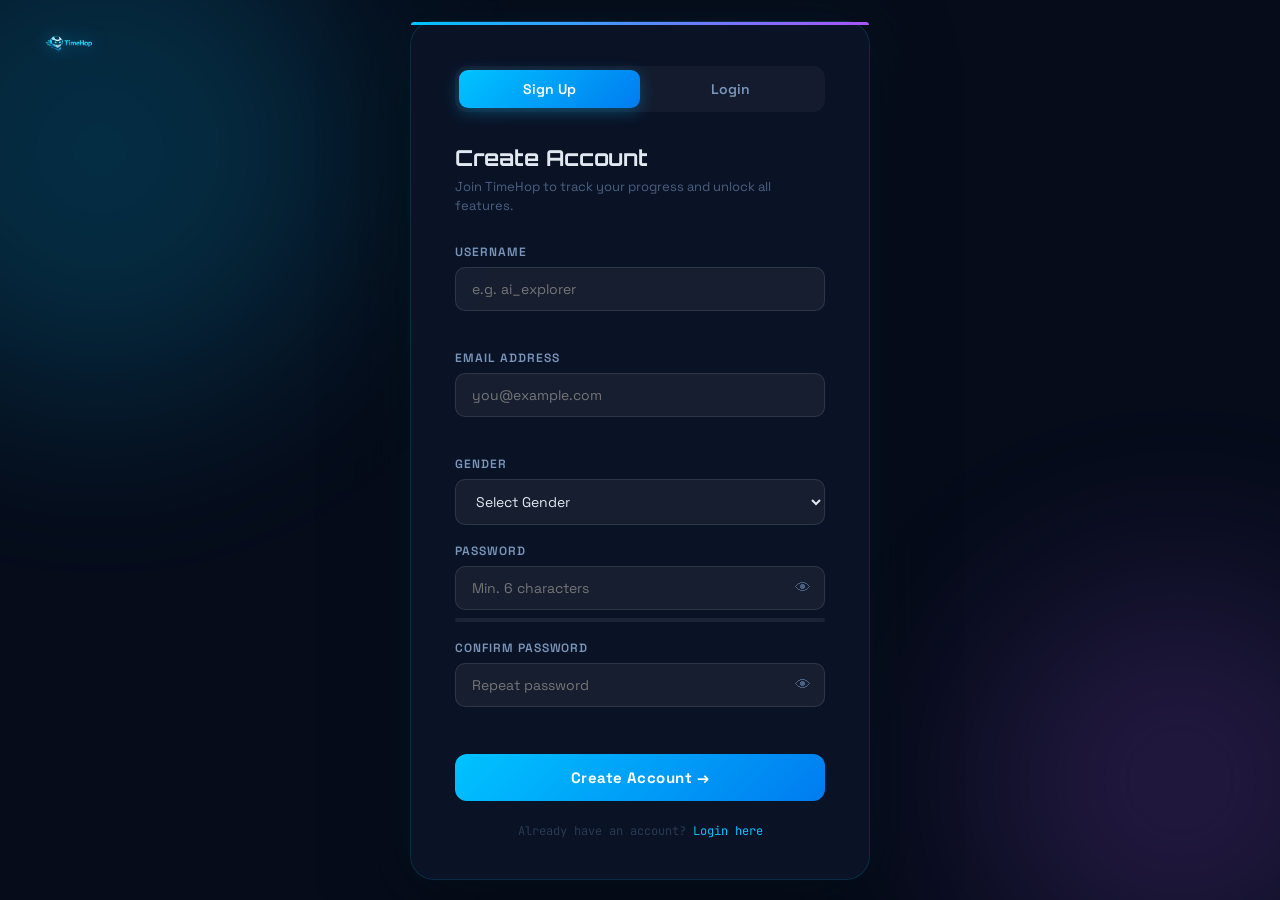
<file: profile.html>
<!DOCTYPE html>
<html lang="en">

<head>
<meta charset="UTF-8">
<title>Your Profile - TimeHop</title>
<meta name="viewport" content="width=device-width, initial-scale=1.0">
<link rel="stylesheet" href="style.css">
<link href="https://fonts.googleapis.com/css2?family=Orbitron:wght@500;700&family=Poppins:wght@300;400;600&display=swap" rel="stylesheet">
</head>

<body>

<!-- PROFILE SECTION -->
<section class="profile-container">

<div class="profile-card">

<h1>Your Profile</h1>

<div class="profile-info">

<p><strong>Name:</strong> <span id="profileName"></span></p>
<p><strong>Email:</strong> <span id="profileEmail"></span></p>
<p><strong>Gender:</strong> <span id="profileGender"></span></p>

<p><strong>Bio:</strong></p>
<p id="profileBio"></p>

</div>

<hr>

<h3>Edit Profile</h3>

<input id="editName" placeholder="Update Name">

<textarea id="editBio" placeholder="Update Bio"></textarea>

<button id="updateProfile" class="btn">Update Profile</button>

<button onclick="logout()" class="btn logout-btn">Logout</button>

</div>

</section>

<script>

function getUsers(){ return JSON.parse(localStorage.getItem("th_users")) || []; }
function saveUsers(u){ localStorage.setItem("th_users", JSON.stringify(u)); }

document.addEventListener("DOMContentLoaded", function(){

  const username = localStorage.getItem("th_currentUser");

  if(!username){
    window.location.href = "auth.html";
    return;
  }

  const users = getUsers();
  const user = users.find(u => u.username === username);

  if(!user){
    window.location.href = "auth.html";
    return;
  }

  // Show data
  document.getElementById("profileName").innerText   = user.username || "Not set";
  document.getElementById("profileEmail").innerText  = user.email    || "Not set";
  document.getElementById("profileGender").innerText = user.gender   || "Not set";
  document.getElementById("profileBio").innerText    = user.bio      || "No bio yet";

  // Update profile
  document.getElementById("updateProfile").onclick = function(){
    const newBio = document.getElementById("editBio").value.trim();
    if(newBio){
      user.bio = newBio;
      saveUsers(users);
      alert("Profile Updated!");
      location.reload();
    }
  };

});

function logout(){
  localStorage.removeItem("th_currentUser");
  window.location.href = "index.html";
}

</script>
<div id="loginModal" class="login-modal hidden">

<div class="login-box">

<input id="loginName" placeholder="Name">
<input id="loginEmail" placeholder="Email">

<select id="loginGender">
<option value="">Gender</option>
<option>Male</option>
<option>Female</option>
</select>

<textarea id="loginBio" placeholder="Bio"></textarea>

<button id="createAccount" class="btn">Create Account</button>

</div>
</div>
<div id="authContainer"></div>


</body>

</html>
</file>
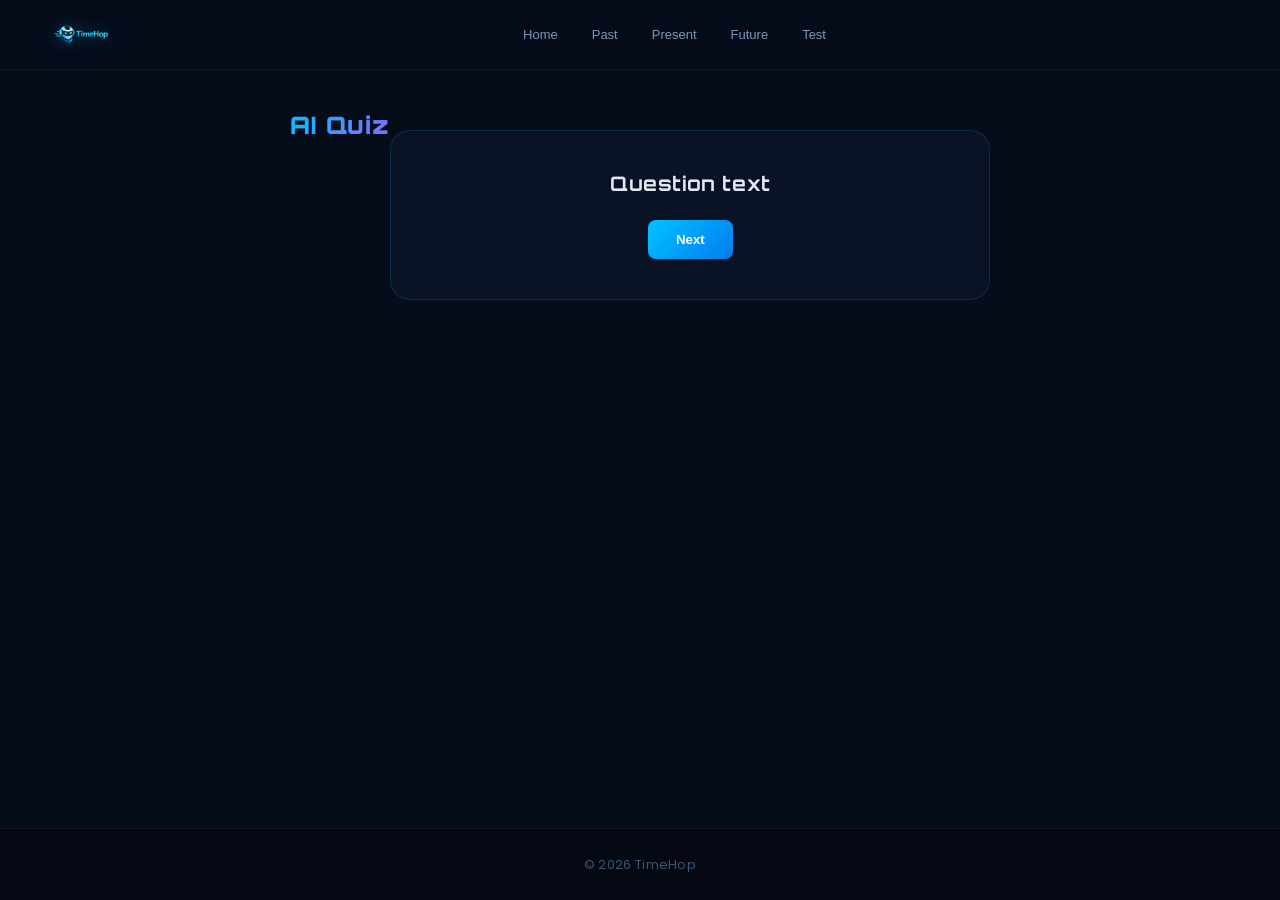
<file: quiz.html>
<!DOCTYPE html>
<html lang="en">
<head>
<meta charset="UTF-8">
<title>AI Quiz - TimeHop</title>
<meta name="viewport" content="width=device-width, initial-scale=1.0">
<link rel="stylesheet" href="style.css">
<link href="https://fonts.googleapis.com/css2?family=Orbitron:wght@500;700&family=Poppins:wght@300;400;600&display=swap" rel="stylesheet">
</head>

<body>

<!-- NAVBAR -->
<nav>
<a href="index.html" class="logo">

<img src="nav.png" alt="TimeHop Logo">

</a>

<ul class="nav-links">
<li><a href="index.html">Home</a></li>
<li><a href="past.html">Past</a></li>
<li><a href="present.html">Present</a></li>
<li><a href="future.html">Future</a></li>
<li><a href="test.html">Test</a></li>
</ul>
</nav>


<section class="quiz-container">

<h1 id="quizTitle">AI Quiz</h1>

<div class="quiz-box">

<h2 id="question">Question text</h2>

<div id="options"></div>

<button id="nextBtn" class="btn">Next</button>

</div>

</section>


<footer>
<p>© 2026 TimeHop</p>
</footer>


<script>

/* =========================
QUIZ QUESTIONS
========================= */

const quizzes = {

/* ---------- BEGINNER (10) ---------- */

beginner:[

{question:"What does AI stand for?",
options:["Artificial Intelligence","Advanced Internet","Automatic Interface","Artificial Internet"],
answer:0},

{question:"Which company created ChatGPT?",
options:["Google","OpenAI","Microsoft","Amazon"],
answer:1},

{question:"AI that understands images is called?",
options:["Computer Vision","Data Mining","Speech AI","Network AI"],
answer:0},

{question:"Which AI assistant is developed by Google?",
options:["Siri","Alexa","Gemini","Cortana"],
answer:2},

{question:"Which AI technology powers voice assistants?",
options:["Speech Recognition","Computer Vision","Blockchain","Quantum AI"],
answer:0},

{question:"Which device commonly uses AI recommendations?",
options:["Smartphone","Streaming Apps","Smart TV","All of these"],
answer:3},

{question:"Which industry uses AI for movie suggestions?",
options:["Healthcare","Finance","Streaming Services","Agriculture"],
answer:2},

{question:"AI systems learn from?",
options:["Data","Luck","Electricity","Random Code"],
answer:0},

{question:"Which company built AlphaGo?",
options:["Microsoft","Google DeepMind","IBM","Tesla"],
answer:1},

{question:"AI in farming helps with?",
options:["Crop monitoring","Weather prediction","Soil analysis","All of these"],
answer:3}

],


/* ---------- INTERMEDIATE (15) ---------- */

intermediate:[

{question:"Which AI field focuses on language understanding?",
options:["Computer Vision","Natural Language Processing","Robotics","Quantum AI"],
answer:1},

{question:"Which company builds self-driving cars?",
options:["Tesla","Spotify","Netflix","Intel"],
answer:0},

{question:"Which AI model generates images from text?",
options:["Stable Diffusion","Excel","Photoshop","Linux"],
answer:0},

{question:"Which technology helps AI recognize faces?",
options:["Computer Vision","Blockchain","IoT","Cloud"],
answer:0},

{question:"AI recommendation systems are used by?",
options:["Netflix","Amazon","YouTube","All of these"],
answer:3},

{question:"Machine Learning is a subset of?",
options:["Artificial Intelligence","Networking","Databases","Cybersecurity"],
answer:0},

{question:"Which programming language is popular in AI?",
options:["Python","HTML","CSS","PHP"],
answer:0},

{question:"Which company created AlphaGo?",
options:["DeepMind","Apple","Meta","Intel"],
answer:0},

{question:"AI in banks mainly helps with?",
options:["Fraud detection","Cooking","Designing","Video editing"],
answer:0},

{question:"AI in healthcare helps with?",
options:["Disease detection","Medical imaging","Diagnosis support","All of these"],
answer:3},

{question:"Self-driving cars use?",
options:["Sensors","Cameras","Neural Networks","All of these"],
answer:3},

{question:"Which company created Siri?",
options:["Apple","Google","Amazon","IBM"],
answer:0},

{question:"AI chatbots are used for?",
options:["Customer support","Gaming","Agriculture","Construction"],
answer:0},

{question:"Which company created Copilot?",
options:["Microsoft","Google","Meta","Amazon"],
answer:0},

{question:"AI learning using rewards is called?",
options:["Reinforcement Learning","Binary Learning","Static Learning","Manual Learning"],
answer:0}

],


/* ---------- ADVANCED (20) ---------- */

advanced:[

{question:"What does AGI stand for?",
options:["Artificial General Intelligence","Automated Global Internet","Advanced Graphic Intelligence","Artificial Grid Interface"],
answer:0},

{question:"Deep learning uses?",
options:["Neural Networks","Sorting Algorithms","Binary Trees","Hash Tables"],
answer:0},

{question:"Which dataset revolutionized image recognition?",
options:["ImageNet","Wikipedia","YouTube","Twitter"],
answer:0},

{question:"Which company created GPT models?",
options:["OpenAI","Google","Meta","Apple"],
answer:0},

{question:"Which AI technique trains using rewards?",
options:["Reinforcement Learning","Supervised Learning","Static Learning","Manual Learning"],
answer:0},

{question:"Which AI defeated Kasparov?",
options:["Deep Blue","Watson","AlphaGo","Siri"],
answer:0},

{question:"Transformer models are used for?",
options:["Language models","Graphics","Hardware","Game engines"],
answer:0},

{question:"Which company created Watson?",
options:["IBM","Microsoft","Amazon","Tesla"],
answer:0},

{question:"Which AI generates images?",
options:["Midjourney","Excel","Photoshop","Word"],
answer:0},

{question:"Which company created Claude AI?",
options:["Anthropic","Google","Meta","Tesla"],
answer:0},

{question:"AI bias happens when?",
options:["Training data is biased","Hardware fails","Code compiles","Internet breaks"],
answer:0},

{question:"Learning with labeled data is called?",
options:["Supervised Learning","Random Learning","Manual Learning","Binary Learning"],
answer:0},

{question:"RNN models are used for?",
options:["Sequence prediction","Hardware design","Networking","Encryption"],
answer:0},

{question:"GAN stands for?",
options:["Generative Adversarial Network","General AI Network","Graph AI Node","Global AI Network"],
answer:0},

{question:"Which company created Stable Diffusion?",
options:["Stability AI","Google","Meta","IBM"],
answer:0},

{question:"Which framework is popular for deep learning?",
options:["TensorFlow","Excel","Photoshop","Word"],
answer:0},

{question:"Which company created TensorFlow?",
options:["Google","Microsoft","Amazon","IBM"],
answer:0},

{question:"Which algorithm is common in classification?",
options:["Decision Trees","Sorting","Compression","Encryption"],
answer:0},

{question:"Which company built Waymo self-driving cars?",
options:["Google","Tesla","IBM","Apple"],
answer:0},

{question:"AI analyzing satellite data helps in?",
options:["Climate monitoring","Agriculture","Disaster prediction","All of these"],
answer:3}

]

};


/* =========================
QUIZ ENGINE
========================= */

const level = localStorage.getItem("currentTest");
const questions = quizzes[level];

let index = 0;
let score = 0;
let answered = false;

const questionElement = document.getElementById("question");
const optionsElement = document.getElementById("options");
const nextBtn = document.getElementById("nextBtn");

nextBtn.style.display="none";


function loadQuestion(){

answered = false;

let q = questions[index];

questionElement.innerText = (index+1) + ". " + q.question;

optionsElement.innerHTML = "";

q.options.forEach((option,i)=>{

let btn = document.createElement("button");

btn.innerText = option;
btn.className="option-btn";

btn.onclick = ()=>selectAnswer(btn,i);

optionsElement.appendChild(btn);

});

}


function selectAnswer(button,selected){

if(answered) return;

answered = true;

const correct = questions[index].answer;

const buttons = document.querySelectorAll(".option-btn");

buttons.forEach((btn,i)=>{

btn.disabled=true;

if(i===correct){
btn.style.background="#22c55e";
}

if(i===selected && i!==correct){
btn.style.background="#ef4444";
}

});

if(selected===correct){
score++;
}

nextBtn.style.display="block";

}


nextBtn.onclick = ()=>{

index++;

nextBtn.style.display="none";

if(index < questions.length){
loadQuestion();
}
else{
finishQuiz();
}

};


function finishQuiz(){

saveHistory();

document.querySelector(".quiz-box").innerHTML=

`<h2>Your Score: ${score} / ${questions.length}</h2>
<a href="test.html" class="btn">Back to Tests</a>`;

}

function saveHistory(){

let history = JSON.parse(localStorage.getItem("testHistory")) || [];

history.push({
level:level,
score:score,
total:questions.length,
date:new Date().toLocaleString()
});

localStorage.setItem("testHistory", JSON.stringify(history));

}

loadQuestion();

</script>


<script>

const history = JSON.parse(localStorage.getItem("testHistory"));
const historyList = document.getElementById("historyList");

if(history && history.length > 0){

historyList.innerHTML = "";

history.slice().reverse().forEach(test => {

const div = document.createElement("div");

div.style.marginBottom = "15px";

div.innerHTML = `
<strong>${test.level.toUpperCase()}</strong> Test —
Score: ${test.score}/${test.total}
<br>
<small>${test.date}</small>
`;

historyList.appendChild(div);

});

}

</script>
<div id="loginModal" class="login-modal hidden">

<div class="login-box">

<input id="loginName" placeholder="Name">
<input id="loginEmail" placeholder="Email">

<select id="loginGender">
<option value="">Gender</option>
<option>Male</option>
<option>Female</option>
</select>

<textarea id="loginBio" placeholder="Bio"></textarea>

<button id="createAccount" class="btn">Create Account</button>

</div>
</div>
<div id="authContainer"></div>


</body>
</html>
</file>
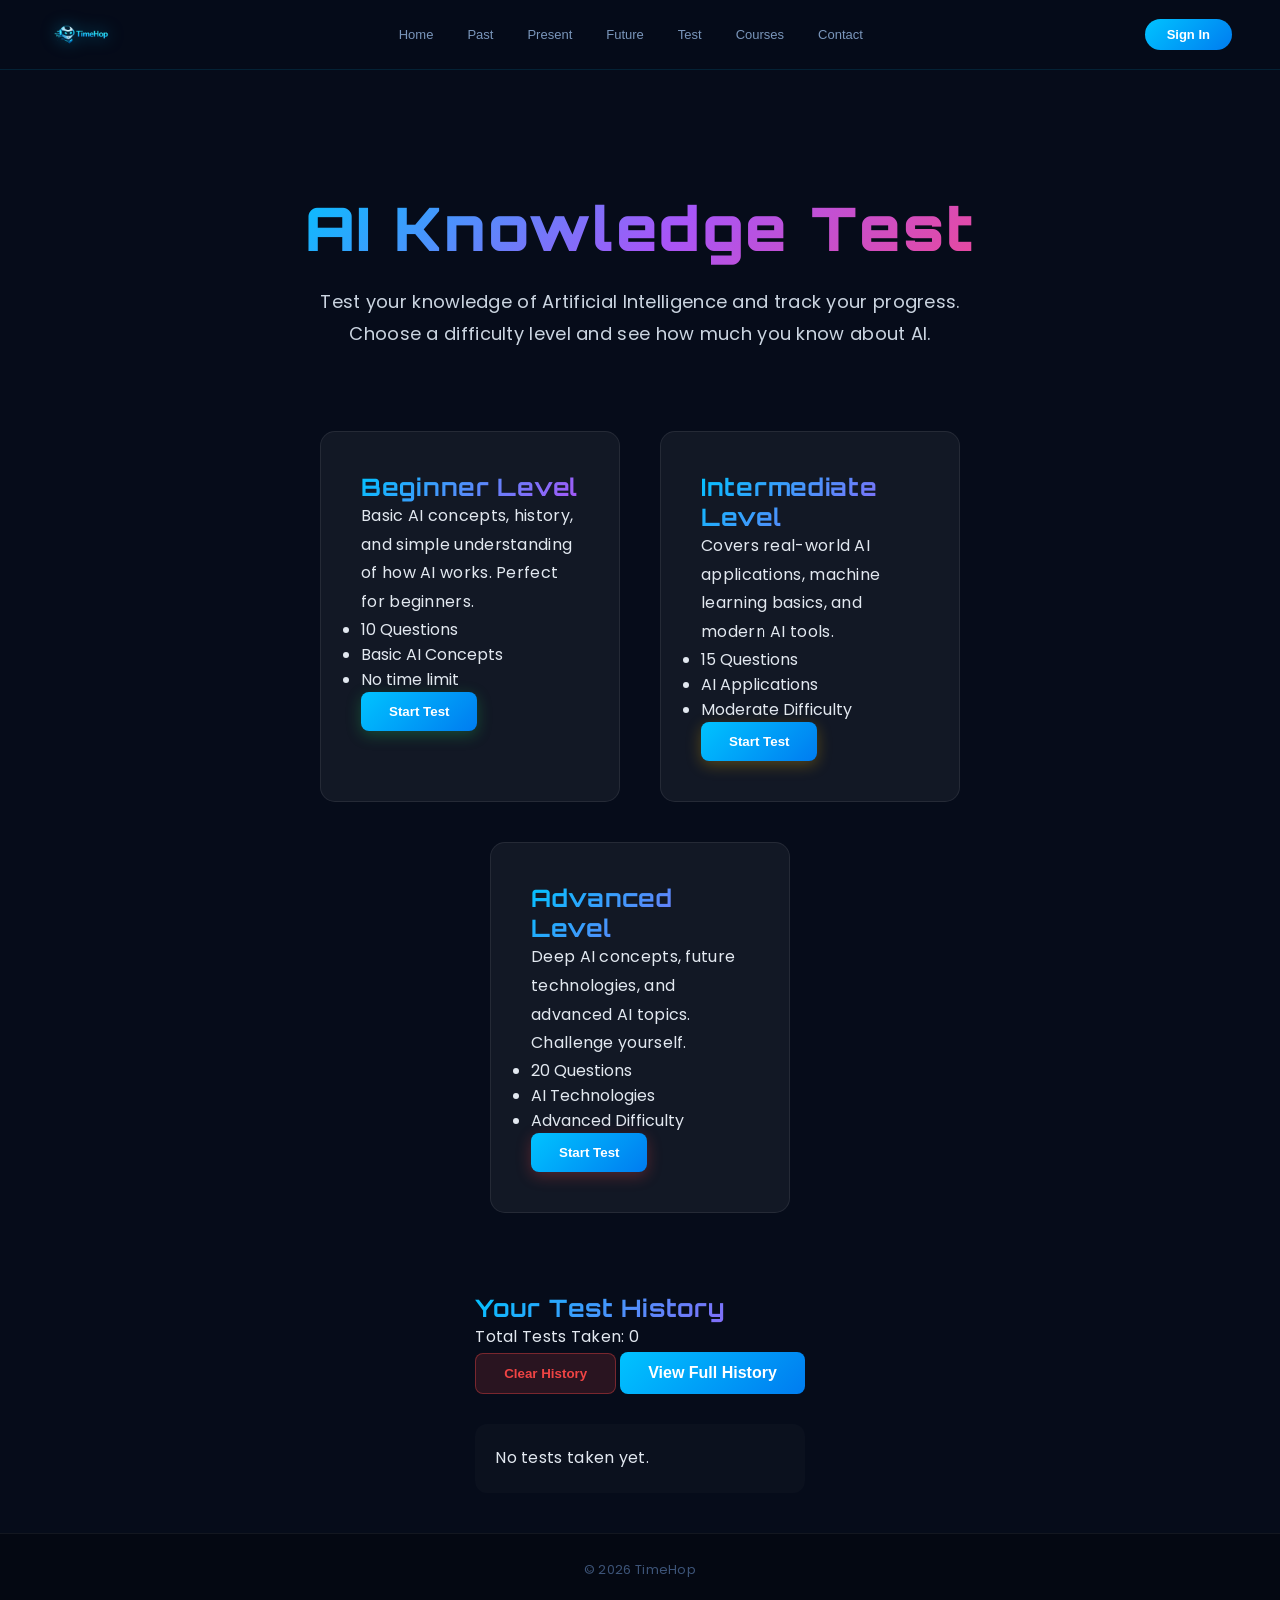
<file: test.html>
<!DOCTYPE html>
<html lang="en">
<head>
<meta charset="UTF-8">
<title>AI Test - TimeHop</title>
<meta name="viewport" content="width=device-width, initial-scale=1.0">
<link rel="stylesheet" href="style.css">
<link href="https://fonts.googleapis.com/css2?family=Orbitron:wght@500;700&family=Poppins:wght@300;400;600&display=swap" rel="stylesheet">
</head>

<body>

<!-- NAVBAR -->
<nav>

<a href="index.html" class="logo">

    <img src="nav.png" alt="TimeHop Logo">
</a>


<ul class="nav-links">
<li><a href="index.html">Home</a></li>
<li><a href="past.html">Past</a></li>
<li><a href="present.html">Present</a></li>
<li><a href="future.html">Future</a></li>
<li><a href="test.html">Test</a></li>
<li><a href="courses.html">Courses</a></li>
<li><a href="contact.html">Contact</a></li>
</ul>

<div class="auth-area">

<button id="signinBtn" class="signin-btn">Sign In</button>

<div class="profile hidden" id="profileBox">
<div class="avatar" id="avatarLetter"></div>
</div>

</div>

</nav>


<!-- HERO -->
<section class="present-hero">

<h1>AI Knowledge Test</h1>

<p>
Test your knowledge of Artificial Intelligence and track your progress.
Choose a difficulty level and see how much you know about AI.
</p>

</section>


<!-- TEST LEVELS -->
<section class="test-levels">

<div class="test-card">

<h2>Beginner Level</h2>

<p>
Basic AI concepts, history, and simple understanding of how AI works.
Perfect for beginners.
</p>

<ul>
<li>10 Questions</li>
<li>Basic AI Concepts</li>
<li>No time limit</li>
</ul>

<button onclick="startTest('beginner')" class="btn">
Start Test
</button>

</div>


<div class="test-card">

<h2>Intermediate Level</h2>

<p>
Covers real-world AI applications, machine learning basics,
and modern AI tools.
</p>

<ul>
<li>15 Questions</li>
<li>AI Applications</li>
<li>Moderate Difficulty</li>
</ul>

<button onclick="startTest('intermediate')" class="btn">
Start Test
</button>

</div>


<div class="test-card">

<h2>Advanced Level</h2>

<p>
Deep AI concepts, future technologies, and advanced AI topics.
Challenge yourself.
</p>

<ul>
<li>20 Questions</li>
<li>AI Technologies</li>
<li>Advanced Difficulty</li>
</ul>

<button onclick="startTest('advanced')" class="btn">
Start Test
</button>

</div>

</section>


<!-- TEST HISTORY -->
<section class="test-history">

<h2>Your Test History</h2>

<div class="history-stats">

<p>Total Tests Taken: <span id="totalTests">0</span></p>

<button onclick="clearHistory()" class="btn logout-btn">
Clear History
</button>

<a href="history.html" class="btn">
View Full History
</a>

</div>

<div id="historyList"></div>

</section>

<footer>
<p>© 2026 TimeHop</p>
</footer>


<script src="script.js"></script>

<script>

function startTest(level){

localStorage.setItem("currentTest", level);

window.location.href="quiz.html";

}

</script>


<script>

document.addEventListener("DOMContentLoaded", function(){

const historyList = document.getElementById("historyList");

let history = JSON.parse(localStorage.getItem("testHistory")) || [];

if(history.length === 0){
historyList.innerHTML = "<p>No tests taken yet.</p>";
return;
}

historyList.innerHTML = "";

history.reverse().forEach(test => {

const div = document.createElement("div");

div.style.marginBottom = "20px";

div.innerHTML = `
<strong>${test.level.toUpperCase()} TEST</strong><br>
Score: ${test.score} / ${test.total}<br>
<small>${test.date}</small>
<hr>
`;

historyList.appendChild(div);

});

});

</script>
<div id="loginModal" class="login-modal hidden">

<div class="login-box">

<input id="loginName" placeholder="Name">
<input id="loginEmail" placeholder="Email">

<select id="loginGender">
<option value="">Gender</option>
<option>Male</option>
<option>Female</option>
</select>

<textarea id="loginBio" placeholder="Bio"></textarea>

<button id="createAccount" class="btn">Create Account</button>

</div>
</div>
<div id="authContainer"></div>


</body>
</html>
</file>
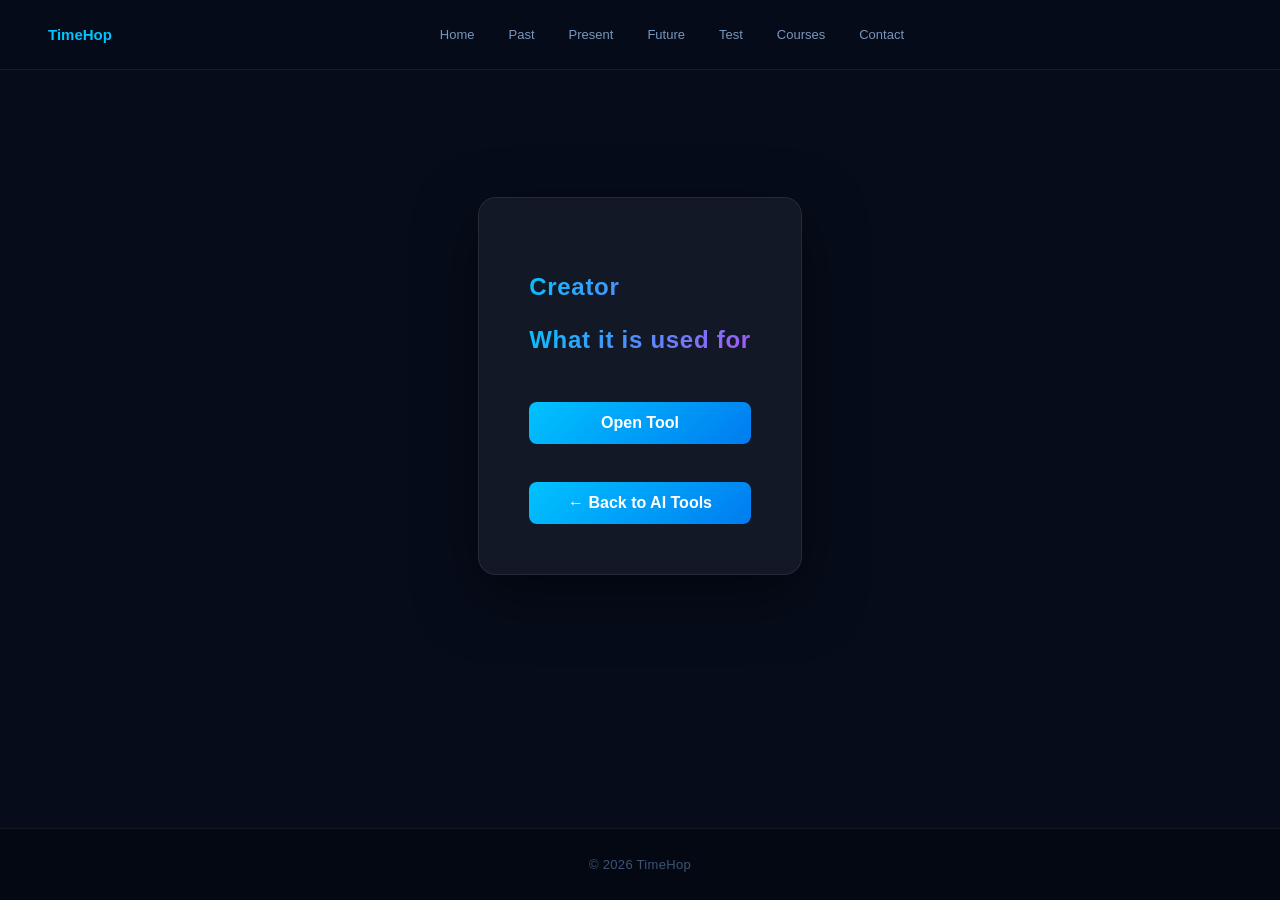
<file: tool.html>
<!DOCTYPE html>
<html lang="en">

<head>
<meta charset="UTF-8">
<title>AI Tool - TimeHop</title>
<meta name="viewport" content="width=device-width, initial-scale=1.0">
<link rel="stylesheet" href="style.css">
</head>

<body>

<!-- NAVBAR -->

<nav>

<a href="index.html" class="logo">TimeHop</a>

<ul class="nav-links">
<li><a href="index.html">Home</a></li>
<li><a href="past.html">Past</a></li>
<li><a href="present.html">Present</a></li>
<li><a href="future.html">Future</a></li>
<li><a href="test.html">Test</a></li>
<li><a href="courses.html">Courses</a></li>
<li><a href="contact.html">Contact</a></li>
</ul>

</nav>


<!-- TOOL PAGE -->

<section class="tool-page">

<h1 id="toolTitle"></h1>

<p id="toolDescription"></p>

<h2>Creator</h2>
<p id="toolCreator"></p>

<h2>What it is used for</h2>
<ul id="toolUses"></ul>

<br>

<a id="toolLink" class="btn" target="_blank">
Open Tool
</a>

<br><br>

<a href="present.html" class="btn">
← Back to AI Tools
</a>

</section>


<footer>
<p>© 2026 TimeHop</p>
</footer>



<script>

/* TOOL DATABASE */

const toolData = {

chatgpt:{
title:"ChatGPT",
description:"ChatGPT is an AI chatbot developed by OpenAI. It can understand and generate human-like text and assist with writing, coding, research, learning, and problem solving.",
creator:"OpenAI",
uses:[
"Learning new concepts",
"Writing content",
"Programming help",
"Brainstorming ideas",
"Research assistance"
],
link:"https://chat.openai.com"
},

midjourney:{
title:"Midjourney",
description:"Midjourney is an AI image generator that creates detailed artwork and visuals from text prompts.",
creator:"Midjourney Inc.",
uses:[
"AI generated artwork",
"Concept art",
"Graphic design inspiration",
"Creative media production"
],
link:"https://www.midjourney.com"
},

copilot:{
title:"GitHub Copilot",
description:"GitHub Copilot is an AI coding assistant that helps developers write code faster by suggesting lines of code and entire functions.",
creator:"GitHub + OpenAI",
uses:[
"Auto code suggestions",
"Programming help",
"Debugging assistance",
"Writing functions quickly"
],
link:"https://github.com/features/copilot"
},

gemini:{
title:"Google Gemini",
description:"Gemini is Google's advanced AI model designed for reasoning, coding, writing, and knowledge search.",
creator:"Google DeepMind",
uses:[
"Writing and research",
"Programming help",
"AI conversations",
"Integration with Google services"
],
link:"https://gemini.google.com"
},

stable:{
title:"Stable Diffusion",
description:"Stable Diffusion is an open-source AI model used to generate images from text prompts.",
creator:"Stability AI",
uses:[
"AI art creation",
"Image generation",
"Game design concepts",
"Creative visual content"
],
link:"https://stability.ai"
},

claude:{
title:"Claude AI",
description:"Claude is an advanced AI assistant built by Anthropic, focused on safe AI and deep reasoning.",
creator:"Anthropic",
uses:[
"Writing assistance",
"Research and analysis",
"Programming help",
"Large document understanding"
],
link:"https://claude.ai"
}

};


/* GET TOOL FROM URL */

const params = new URLSearchParams(window.location.search);

const tool = params.get("tool");


/* LOAD TOOL DATA */

if(toolData[tool]){

const data = toolData[tool];

document.getElementById("toolTitle").innerText = data.title;

document.getElementById("toolDescription").innerText = data.description;

document.getElementById("toolCreator").innerText = data.creator;

document.getElementById("toolLink").href = data.link;

const list = document.getElementById("toolUses");

data.uses.forEach(use => {

const li = document.createElement("li");

li.innerText = use;

list.appendChild(li);

});

}

</script>
<div id="loginModal" class="login-modal hidden">

<div class="login-box">

<input id="loginName" placeholder="Name">
<input id="loginEmail" placeholder="Email">

<select id="loginGender">
<option value="">Gender</option>
<option>Male</option>
<option>Female</option>
</select>

<textarea id="loginBio" placeholder="Bio"></textarea>

<button id="createAccount" class="btn">Create Account</button>

</div>
</div>
<div id="authContainer"></div>


</body>
</html>
</file>
<file: style.css>
/* =========================
   ROOT VARIABLES
   ========================= */
:root {
  --bg-dark: #0f172a;
  --bg-mid: #1e293b;
  --glass: rgba(255, 255, 255, 0.06);
  --accent: #00c3ff;
  --accent-soft: #38bdf8;
  --text-main: #e2e8f0;
  --text-muted: #94a3b8;
}

body {
  font-family: 'Poppins', sans-serif;
}

h1, h2, h3 {
  font-family: 'Orbitron', sans-serif;
  letter-spacing: 1px;
}

html, body {
  background: #0f172a; /* SAME as your dark theme */
}
body {
  overscroll-behavior: none;
}
/* =========================
   DIFFICULTY LEVEL THEMES
   ========================= */

/* Beginner - Green */
.test-card:nth-child(1) h2 {
    color: #22c55e;
}
.test-card:nth-child(1) .btn, 
.test-card:nth-child(1) .start-test {
    background: linear-gradient(135deg, #22c55e, #16a34a);
    box-shadow: 0 4px 15px rgba(34, 197, 94, 0.3);
}

/* Intermediate - Yellow/Amber */
.test-card:nth-child(2) h2 {
    color: #eab308;
}
.test-card:nth-child(2) .btn, 
.test-card:nth-child(2) .start-test {
    background: linear-gradient(135deg, #eab308, #ca8a04);
    box-shadow: 0 4px 15px rgba(234, 179, 8, 0.3);
}

/* Advanced - Red */
.test-card:nth-child(3) h2 {
    color: #ef4444;
}
.test-card:nth-child(3) .btn, 
.test-card:nth-child(3) .start-test {
    background: linear-gradient(135deg, #ef4444, #dc2626);
    box-shadow: 0 4px 15px rgba(239, 68, 68, 0.3);
}

/* Hover effects for all */
.test-card .btn:hover {
    transform: translateY(-3px);
    filter: brightness(1.1);
}


/* =========================
   HISTORY LOG COLORS
   ========================= */
.history-card.beginner-test {
    border-left: 4px solid #22c55e;
}
.history-card.intermediate-test {
    border-left: 4px solid #eab308;
}
.history-card.advanced-test {
    border-left: 4px solid #ef4444;
}

#historyList {
    margin-top: 30px;
    padding: 20px;
    background: rgba(255, 255, 255, 0.02);
    border-radius: 12px;
}
/* =========================
   GLOBAL RESET
   ========================= */
* {
  margin: 0;
  padding: 0;
  box-sizing: border-box;
}

html {
  scroll-behavior: smooth;
}

body {
  font-family: 'Segoe UI', sans-serif;
  background: linear-gradient(135deg, #0f172a, #1e293b, #0f172a);
  color: var(--text-main);
  min-height: 100vh;
  display: flex;
  flex-direction: column;
  padding-top: 20px;
  overflow-x: hidden;
}

.page-content {
  padding-top: 120px;
}

p {
  line-height: 1.8;
  letter-spacing: 0.3px;
}

.hidden {
  display: none;
}

.reveal {
  opacity: 0;
  transform: translateY(40px);
  transition: all 0.8s ease;
}

.reveal.active {
  opacity: 1;
  transform: translateY(0);
}



/* =========================
   NAVBAR
   ========================= */
nav {
  position: fixed;
  top: 0;
  left: 0;
  width: 100%;
  height: 80px;
  display: flex;
  align-items: center;
  justify-content: space-between;
  padding: 0 80px;
  background: rgba(8, 18, 36, 0.9);
  backdrop-filter: blur(10px);
  z-index: 1000;
}

nav.scrolled {
  background: #081224;
  box-shadow: 0 4px 20px rgba(0, 0, 0, 0.4);
}

.logo {
  justify-self: start;
  display: flex;
  align-items: center;
  gap: 10px;
  font-size: 22px;
  font-weight: 600;
  color: #38bdf8;
  text-decoration: none;
}

.logo img {
  height: 88px;
  width: auto;
  filter: drop-shadow(0 0 6px rgba(0, 195, 255, 0.6));
}

.logo span {
  font-size: 22px;
  font-weight: 600;
  color: #38bdf8;
}

.nav-links {
  list-style: none;
  display: flex;
  gap: 30px;
  justify-self: center;
}

.nav-links a {
  text-decoration: none;
  color: var(--text-muted);
  font-weight: 500;
  transition: 0.3s;
}

.nav-links a:hover {
  color: var(--accent);
}

.nav-links a.active {
  color: #00c3ff;
  font-weight: 600;
  border-bottom: 2px solid #00c3ff;
  padding-bottom: 4px;
}

.auth-area {
  justify-self: end;
  display: flex;
  align-items: center;
  gap: 12px;
}

.signin-btn {
  padding: 10px 24px;
  background: linear-gradient(135deg, #00c3ff, #007cf0);
  color: white;
  border: none;
  border-radius: 30px;
  cursor: pointer;
  font-weight: 600;
  transition: 0.3s;
}

.signin-btn:hover {
  transform: translateY(-2px);
  box-shadow: 0 8px 25px rgba(0, 195, 255, 0.5);
}

.avatar {
  width: 40px;
  height: 40px;
  border-radius: 50%;
  background: linear-gradient(135deg, #00c3ff, #007cf0);
  display: flex;
  align-items: center;
  justify-content: center;
  font-weight: bold;
  color: white;
  cursor: pointer;
}


/* =========================
   HERO SECTION
   ========================= */
.hero {
  height: 100vh;
  min-height: 100vh;
  display: flex;
  align-items: center;
  padding: 0 120px;
  background: url("Timehop.png") center/cover no-repeat;
  position: relative;
  overflow: hidden;
  
}
.future-img {
  width: 100%;
  border-radius: 20px;

  transition: transform 0.4s ease;

  animation: floatImg 6s ease-in-out infinite;

  box-shadow:
    0 0 40px rgba(0,195,255,0.3),
    0 0 80px rgba(124,58,237,0.2);
}

@keyframes floatImg {
  0% { transform: scale(1.02) translateY(0px); }
  50% { transform: scale(1.05) translateY(-10px); }
  100% { transform: scale(1.02) translateY(0px); }
}
.hero-video {
  position: absolute;
  top: 0;
  left: 0;
  width: 100%;
  height: 100%;
  object-fit: cover;
  z-index: 0;
}

.hero::before {
  content: "";
  position: absolute;
  inset: 0;
  background: linear-gradient(to right, rgba(10, 20, 40, 0.75), rgba(10, 20, 40, 0.45));
  z-index: 1;
}

/* Overlay variant */
.hero::before {
  content: "";
  position: absolute;
  top: 0;
  left: 0;
  width: 100%;
  height: 100%;
  background: rgba(10, 20, 40, 0.7);
  z-index: 1;
}

.hero-content {
  position: relative;
  z-index: 2;
  max-width: 650px;
}

.hero h1 {
  font-size: 70px;
  margin-bottom: 25px;
  color: white;
}

.hero p {
  font-size: 20px;
  color: #cbd5e1;
  margin-bottom: 35px;
}

.btn {
  display: inline-block;
  padding: 16px 36px;
  background: linear-gradient(135deg, #00c3ff, #007cf0);
  color: white;
  font-weight: 600;
  border-radius: 8px;
  text-decoration: none;
  transition: 0.3s;
}

.btn:hover {
  transform: translateY(-3px);
  box-shadow: 0 12px 30px rgba(0, 195, 255, 0.4);
}

/* =========================
   ABOUT SECTION
   ========================= */
.about-home {
  padding: 120px 20px;
  display: flex;
  justify-content: center;
  background: linear-gradient(to right, #0f172a, #1e293b);
}

.about-container {
  max-width: 900px;
  text-align: center;
  background: rgba(255, 255, 255, 0.04);
  padding: 60px;
  border-radius: 18px;
  border: 1px solid rgba(255, 255, 255, 0.08);
  backdrop-filter: blur(12px);
  box-shadow: 0 20px 60px rgba(0, 0, 0, 0.4);
}

.about-container h2 {
  font-size: 44px;
  margin-bottom: 20px;
}

.about-container p {
  font-size: 18px;
  color: #cbd5e1;
}

/* =========================
   PAST TIMELINE & HISTORY
   ========================= */
.past-page {
  background: linear-gradient(135deg, #0f172a, #1b1f3b, #141c34);
  min-height: 100vh;
  padding-top: 80px;
}


.past-card {
  background: rgba(255,255,255,0.05);
  border-radius: 18px;
  padding: 20px;
  transition: 0.4s;
  cursor: pointer;
  position: relative;
  overflow: hidden;
}

/* glow border */
.past-card::before {
  content: "";
  position: absolute;
  inset: 0;
  border-radius: 18px;
  background: linear-gradient(120deg, #00c3ff, #22c55e);
  opacity: 0;
  transition: 0.4s;
}
body {
  font-family: 'Space Grotesk', sans-serif;
  color: #cbd5f5;
}
/* MAIN TITLES */
h1 {
  font-family: 'Audiowide', cursive;
  letter-spacing: 2px;
}
.ai-tree h1 {
  font-family: 'Share Tech Mono', monospace;
  font-size: 42px;
  
    color: #38bdf8;


   text-shadow:
    0 0 8px rgba(56,189,248,0.6),
    0 0 20px rgba(56,189,248,0.3);

  letter-spacing: 2px;
}
.tree-branch h2 {
  color: #818cf8; /* soft purple */
  border-left: 3px solid #38bdf8;
  padding-left: 12px;

  font-family: 'Share Tech Mono', monospace;
}
.past-card h3 {
  font-family: 'Share Tech Mono', monospace;
   color: #38bdf8;
  font-weight: 600;
  font-size: 18px;
  letter-spacing: 1px;
}
.past-card:hover h3 {
  color: #a78bfa; /* purple glow on hover */
}
.past-card p {
  font-size: 14px;
  line-height: 1.7;
  color: #cbd5f5;
}
.past-card::after {
  content: "•";
  position: absolute;
  top: 10px;
  right: 15px;
  color: #00f5ff;
  opacity: 0.5;
}
h1 {
  text-shadow: 0 0 10px rgba(0,195,255,0.6),
               0 0 20px rgba(124,58,237,0.4);
}
/* SECTION HEADINGS */
h2, h3 {
  font-family: 'Orbitron', sans-serif;
  letter-spacing: 1px;
}
.past-card:hover::before {
  opacity: 0.2;
}

/* lift */
.past-card:hover {
  transform: translateY(-12px) scale(1.05);
  box-shadow: 0 15px 40px rgba(0,0,0,0.6);
}
.ripple {
  position: absolute;
  border-radius: 50%;
  background: rgba(0,195,255,0.4);
  transform: scale(0);
  animation: ripple 0.6s linear;
}

@keyframes ripple {
  to {
    transform: scale(4);
    opacity: 0;
  }
}
.timeline {
  display: flex;
  flex-wrap: wrap;
  justify-content: center;
  padding: 80px 100px;
  gap: 30px;
}

.card {
  background: var(--glass);
  border-radius: 15px;
  padding: 25px;
  width: 320px;
  transition: 0.3s;
  border: 1px solid rgba(255, 255, 255, 0.05);
}

.card:hover {
  transform: translateY(-8px);
  background: rgba(0, 195, 255, 0.12);
}

.card h2 {
  color: var(--accent);
  margin-bottom: 10px;
}

.card p {
  color: var(--text-muted);
}

.ai-history {
  padding: 140px 80px;
  text-align: center;
}

.history-title {
  font-size: 48px;
  margin-bottom: 60px;
  color: #38bdf8;
}

.history-grid {
  display: grid;
  grid-template-columns: repeat(auto-fit, minmax(320px, 1fr));
  gap: 40px;
  max-width: 1200px;
  margin: auto;
}

.history-card {
  background: rgba(255, 255, 255, 0.05);
  padding: 30px;
  border-radius: 16px;
  text-align: left;
  transition: 0.3s;
  border: 1px solid rgba(255, 255, 255, 0.05);
}

.history-card:hover {
  transform: translateY(-8px);
  background: rgba(0, 195, 255, 0.12);
}

.history-card h2 {
  color: #38bdf8;
  margin-bottom: 10px;
}

.history-card p {
  color: #cbd5e1;
  line-height: 1.6;
}

/* =========================
   AI TREE STRUCTURE
   ========================= */
.ai-tree {
  text-align: center;
  padding: 120px 80px;
}

.ai-tree h1 {
  font-size: 48px;
  margin-bottom: 60px;
  color: #38bdf8;
}

.tree-container {
  display: grid;
  grid-template-columns: repeat(4, 1fr);
  gap: 40px;
}

.tree-branch {
  background: rgba(255, 255, 255, 0.05);
  padding: 30px;
  border-radius: 16px;
}

.tree-branch h2 {
  margin-bottom: 20px;
  color: #22c55e;
}

.tree-card {
  background: rgba(255, 255, 255, 0.05);
  padding: 18px;
  border-radius: 12px;
  margin-bottom: 20px;
  transition: 0.3s;
}

.tree-card:hover {
  transform: translateY(-6px);
  background: rgba(0, 195, 255, 0.15);
}

.tree-card h3 {
  color: #38bdf8;
  margin-bottom: 10px;
}

.tree-card p {
  color: #cbd5e1;
  font-size: 14px;
  line-height: 1.6;
}

/* =========================
   PRESENT PAGE
   ========================= */

body{
padding-top:80px;
}

/* =====================================================
   PRESENT PAGE BACKGROUND VIDEO
===================================================== */

/* Ensure the body background is transparent on this specific page so the video shows through */
body.present-page-body {
  background: transparent !important;
}

#bg-video {
  position: fixed;
  top: 50%;
  left: 50%;
  min-width: 100vw;
  min-height: 100vh;
  width: auto;
  height: auto;
  z-index: -100; /* Pushes the video behind everything else */
  transform: translate(-50%, -50%);
  object-fit: cover;
  opacity: 0.3; /* Adjust this value (0.0 to 1.0) to make the text easier to read */
}

.tool-page{
padding-top:140px;
padding-bottom:120px;

max-width:900px;
margin:auto;

background:rgba(255,255,255,0.05);
padding:50px;

border-radius:18px;
border:1px solid rgba(255,255,255,0.08);

box-shadow:0 20px 60px rgba(0,0,0,0.5);
}
/* =====================================================
   CENTERED TITLE INSIDE ROTATING TOOLS CLOCK
===================================================== */

.hex-container {
  position: relative;
  width: 100%;
  display: flex;
  justify-content: center;
  align-items: center;
  /* Ensure the container matches the height of the clock so the text centers vertically */
  min-height: 600px; 
}

.hex-container h2 {
  position: absolute; 
  z-index: 10;
  margin: 0;
  
  /* Size and shape adjustments */
  font-size: 32px; /* Reduced from 42px */
  max-width: 250px; /* Forces the text to wrap into two lines */
  text-align: center; /* Keeps the wrapped text perfectly centered */
  line-height: 1.3;
  
  color: #ffffff;
  text-shadow: 0 4px 15px rgba(0, 0, 0, 0.9); 
  pointer-events: none; 
}

/* =====================================================
   TEXT BRIGHTNESS & CONTRAST FIX FOR PRESENT PAGE
===================================================== */

/* 1. Brighten the text and add a dark drop-shadow to separate it from the video */
.right-panel p {
  color: #ffffff !important; /* Forces pure white instead of the muted gray */
  text-shadow: 0 2px 4px rgba(0, 0, 0, 0.9); /* Adds a dark shadow behind the letters */
  font-weight: 400;
}

.right-panel h2 {
  text-shadow: 0 2px 6px rgba(0, 0, 0, 0.9);
}

.ai-card {
  color: #ffffff;
  text-shadow: 0 1px 3px rgba(0, 0, 0, 0.8);
}

/* 2. Darken the glass panels so the text has a solid foundation */
.right-panel {
  background: rgba(15, 23, 42, 0.65) !important; /* Dark blue/black tint instead of white tint */
  backdrop-filter: blur(12px); /* Makes the video behind it blurry */
  border: 1px solid rgba(255, 255, 255, 0.1);
}

.left-panel .ai-card {
  background: rgba(15, 23, 42, 0.5) !important; 
  backdrop-filter: blur(8px);
}

/* Optional: Make the scrollbar look a bit sleeker against the dark background */
.right-panel::-webkit-scrollbar, 
.left-panel::-webkit-scrollbar {
  width: 8px;
}
.right-panel::-webkit-scrollbar-thumb, 
.left-panel::-webkit-scrollbar-thumb {
  background: rgba(255, 255, 255, 0.2);
  border-radius: 4px;
}

/* TEXT */

.tool-page h1{
font-size:52px;
margin-bottom:20px;
}

.tool-page p{
color:#cbd5e1;
font-size:17px;
line-height:1.7;
margin-bottom:15px;
}

.tool-page h2{
margin-top:25px;
color:#38bdf8;
}


/* LIST */

.tool-page ul{
margin-top:10px;
padding-left:20px;
}

.tool-page li{
margin-bottom:6px;
}


/* BUTTONS */

.tool-page .btn{
display:block;
width:100%;
margin-top:20px;

padding:14px;
border-radius:10px;

background:linear-gradient(135deg,#00c3ff,#007cf0);
text-align:center;

font-weight:600;
transition:0.3s;
}

.tool-page .btn:hover{
transform:translateY(-3px);
box-shadow:0 10px 25px rgba(0,195,255,0.4);
}

/* 🔥 FIX FOR NAVBAR OVERLAP */
.present-hero{
max-width:1100px;
margin:auto;
text-align:center;
padding:120px 20px 40px; /* increased top padding */
position:relative;
z-index:1;
}

.present-hero h1{
font-size:56px;
margin-bottom:20px;
}

.present-hero p{
max-width:700px;
margin:auto;
color:#cbd5e1;
font-size:18px;
}


/* =====================================================
   MAIN LAYOUT
===================================================== */

.present-layout{
display:flex;
gap:60px;
padding:60px 120px 120px;
align-items:flex-start;
flex-wrap:wrap; /* makes it responsive */
}


/* =====================================================
   LEFT PANEL (AI OPTIONS)
===================================================== */

.left-panel{
flex:1;
display:flex;
flex-direction:column;
gap:15px;
max-height:500px;
overflow-y:auto;
}

.ai-card{
background:var(--glass);
padding:18px;
border-radius:12px;
cursor:pointer;
transition:0.3s;
}

.ai-card:hover{
background:rgba(0,195,255,0.15);
transform:translateY(-4px);
}


/* =====================================================
   RIGHT PANEL (CONTENT DISPLAY)
===================================================== */

.right-panel{
flex:2;
background:rgba(255,255,255,0.05);
padding:40px;
border-radius:20px;
border:1px solid rgba(255,255,255,0.05);
max-height:600px;
overflow:auto;
}

.right-panel img{
width:100%;
border-radius:12px;
margin-bottom:20px;
display:none;
}

#ai-video{
width:100%;
border-radius:12px;
margin-bottom:20px;
display:none;
}

.right-panel h2{
font-size:32px;
margin-bottom:20px;
}

.right-panel p{
color:var(--text-muted);
line-height:1.6;
}


/* =====================================================
   AI TOOLS SECTION
===================================================== */

.ai-tools{
padding:120px 20px;
text-align:center;
}


.tool-card {
  width: 260px;
  padding: 25px;
  border-radius: 18px;

  background: rgba(255,255,255,0.05);
  backdrop-filter: blur(10px);

  transition: 0.4s;
  cursor: pointer;

 
}


.tools-grid {
  display: grid;
  grid-template-columns: repeat(3, 1fr);
  gap: 40px;
  justify-items: center;
}

.tool-card:hover {
  transform: translateY(-15px) scale(1.05);

  box-shadow:
    0 0 20px rgba(56,189,248,0.4),
    0 0 40px rgba(167,139,250,0.3);
}

.ripple {
  position: absolute;
  border-radius: 50%;
  background: rgba(56,189,248,0.4);
  transform: scale(0);
  animation: ripple 0.6s linear;
}

.present-section {
  background:
    radial-gradient(circle at 20% 30%, rgba(56,189,248,0.15), transparent),
    radial-gradient(circle at 80% 70%, rgba(167,139,250,0.15), transparent),
    #0f172a;
}
@keyframes ripple {
  to {
    transform: scale(4);
    opacity: 0;
  }
}
.tool{
background:rgba(255,255,255,0.05);
padding:30px;
border-radius:12px;
transition:0.3s;
cursor:pointer;
}

.tool:hover{
transform:translateY(-6px);
background:rgba(0,195,255,0.15);
}


/* =====================================================
   AI IMPACT SECTION
===================================================== */

.ai-impact{
padding:120px 20px;
text-align:center;
}

.ai-impact h2{
font-size:36px;
margin-bottom:40px;
}

.impact-grid{
display:grid;
grid-template-columns:repeat(auto-fit,minmax(220px,1fr));
gap:30px;
margin-top:40px;
}

.impact-card{
background:rgba(255,255,255,0.05);
padding:30px;
border-radius:12px;
transition:0.3s;
text-align:center;
}

.impact-card:hover{
transform:translateY(-6px);
background:rgba(0,195,255,0.15);
}

.impact-card h3{
margin-bottom:10px;
color:var(--accent);
}

.impact-card p{
color:#cbd5e1;
font-size:15px;
line-height:1.6;
}


/* =====================================================
   AI STATS SECTION
===================================================== */

.ai-stats{
padding:120px 20px;
text-align:center;
}

.ai-stats h2{
font-size:36px;
margin-bottom:50px;
}

.stats-grid{
display:grid;
grid-template-columns:repeat(auto-fit,minmax(200px,1fr));
gap:30px;
}

.stat-card{
background:rgba(255,255,255,0.05);
padding:40px;
border-radius:12px;
transition:0.3s;
}

.stat-card:hover{
transform:translateY(-6px);
background:rgba(0,195,255,0.15);
}

.stat-card h3{
font-size:42px;
color:var(--accent);
margin-bottom:10px;
}

.stat-card p{
color:#cbd5e1;
}

   /* =========================
      AI STATISTICS
   ========================= */

   .ai-stats{
   padding:120px;
   text-align:center;
   }

   .ai-stats h2{
   font-size:36px;
   margin-bottom:50px;
   }

   .stats-grid{
   display:grid;
   grid-template-columns:repeat(4,1fr);
   gap:30px;
   }

   .stat-card{
   background:rgba(255,255,255,0.05);
   padding:40px;
   border-radius:12px;
   transition:0.3s;
   }

   .stat-card:hover{
   transform:translateY(-6px);
   background:rgba(0,195,255,0.15);
   }

   .stat-card h3{
   font-size:42px;
   color:var(--accent);
   margin-bottom:10px;
   }

   .stat-card p{
   color:#cbd5e1;
   }

      /* =========================
      AI IMPACT SECTION
   ========================= */

   .ai-impact{
   padding:120px;
   text-align:center;
   }

   .ai-impact h2{
   font-size:36px;
   margin-bottom:40px;
   }


   #ai-video{
width:100%;
border-radius:12px;
margin-bottom:20px;
display:none;
}
   /* grid layout */

   .impact-grid{
   display:grid;
   grid-template-columns:repeat(4,1fr);
   gap:30px;
   margin-top:40px;
   }

   /* cards */

   .impact-card{
   background:rgba(255,255,255,0.05);
   padding:30px;
   border-radius:12px;
   transition:0.3s;
   text-align:center;
   }

   .impact-card:hover{
   transform:translateY(-6px);
   background:rgba(0,195,255,0.15);
   }

   .impact-card h3{
   margin-bottom:10px;
   color:var(--accent);
   }

   .impact-card p{
   color:#cbd5e1;
   font-size:15px;
   line-height:1.6;
   }


/* =========================
   FUTURE PAGE
   ========================= */
.future-hero {
  width: 100%;
  padding: 60px 20px 100px;
  text-align: center;
  background: transparent;
}

.future-img {
  width: 100vw;
  margin-left: calc(-50vw + 50%);
  display: block;
  margin-top: 0;
}

.future-text {
  max-width: 800px;
  margin: auto;
  font-size: 18px;
  line-height: 1.7;
  color: #cbd5e1;
}

.future-predictor {
  padding: 100px 20px;
  text-align: center;
  width: 90%;
  margin: auto;
}

.predict-layout {
  display: flex;
  gap: 60px;
  justify-content: center;
  align-items: flex-start;
  margin-top: 40px;
  flex-wrap: wrap;
}

.predict-box {
  background: rgba(255, 255, 255, 0.05);
  padding: 40px;
  border-radius: 14px;
  width: 350px;
  display: flex;
  flex-direction: column;
  gap: 15px;
}

.future-result {
  background: rgba(255, 255, 255, 0.05);
  padding: 40px;
  border-radius: 14px;
  width: 420px;
  min-height: 200px;
}

.future-grid {
  display: flex;
  flex-wrap: wrap;
  justify-content: center;
  gap: 40px;
  position: relative;
}
.future-card {
  width: 280px;
  padding: 25px;
  border-radius: 18px;
  background: rgba(255, 255, 255, 0.04);
  backdrop-filter: blur(10px);

  border: 1px solid rgba(255,255,255,0.08);

  transition: 0.4s;
  position: relative;
}

/* 🔥 FLOATING POSITIONS (IMPORTANT) */
.future-card:nth-child(1) { transform: translateY(0px); }
.future-card:nth-child(2) { transform: translateY(40px); }
.future-card:nth-child(3) { transform: translateY(-20px); }
.future-card:nth-child(4) { transform: translateY(60px); }
.future-card:nth-child(5) { transform: translateY(-30px); }
.future-card:nth-child(6) { transform: translateY(20px); }


/* 🔥 Glow border effect */
.future-card::before {
  content: "";
  position: absolute;
  inset: 0;
  border-radius: 16px;
  padding: 1px;
  background: linear-gradient(120deg, #00c3ff, #7c3aed, #00c3ff);
  -webkit-mask: linear-gradient(#000 0 0) content-box, linear-gradient(#000 0 0);
  -webkit-mask-composite: xor;
  opacity: 0;
  transition: 0.4s;
}

.future-card::after {
  content: "";
  position: absolute;
  inset: 0;
  border-radius: 18px;
  background: radial-gradient(circle at 50% 0%, rgba(0,195,255,0.15), transparent);
  opacity: 0;
  transition: 0.3s;
}

.future-card:hover::after {
  opacity: 1;
}

.future-card:hover {
  transform: translateY(-10px) scale(1.05);
  box-shadow: 0 15px 40px rgba(0,0,0,0.5);
}

/* 🔥 Card hover */
.future-card:hover {
  transform: translateY(-10px) scale(1.03);
  box-shadow: 0 0 25px rgba(0, 195, 255, 0.4);
}

.ripple {
  position: absolute;
  border-radius: 50%;
  background: rgba(0, 195, 255, 0.4);
  transform: scale(0);
  animation: ripple 0.6s linear;
  pointer-events: none;
}
/* 🔥 Custom text selection */
::selection {
  background: rgba(0, 195, 255, 0.3);
  color: white;
}
@keyframes ripple {
  to {
    transform: scale(4);
    opacity: 0;
  }

  
}

@keyframes float {
  0% { transform: translateY(0px); }
  50% { transform: translateY(-10px); }
  100% { transform: translateY(0px); }
}

.future-card {
  animation: float 4s ease-in-out infinite;
}
.future-tech {
  position: relative;
  padding: 120px 40px;
  background: radial-gradient(circle at 10% 20%, rgba(0,195,255,0.15), transparent),
              radial-gradient(circle at 90% 80%, rgba(124,58,237,0.15), transparent),
              #0f172a;
}

@keyframes bgMove {
  0% { background-position: 20% 30%, 80% 70%; }
  100% { background-position: 30% 40%, 70% 60%; }
}

.ai-timeline {
  padding: 100px 40px;
  text-align: center;
}

.timeline::before {
  content: "";
  position: absolute;
  left: 50%;
  top: 0;
  bottom: 0;
  width: 4px;
  background: #38bdf8;
}

.timeline-item {
  display: flex;
  justify-content: space-between;
  align-items: center;
  margin: 50px 0;
  gap: 40px;
}

.timeline-content {
  background: rgba(255, 255, 255, 0.05);
  padding: 25px;
  border-radius: 12px;
  width: 40%;
  border: 1px solid rgba(56, 189, 248, 0.2);
}

.career-grid {
  display: grid;
  grid-template-columns: repeat(auto-fit, minmax(260px, 1fr));
  gap: 30px;
  margin-top: 50px;
}

.road-step {
  padding: 20px 35px;
  background: rgba(255, 255, 255, 0.05);
  border-radius: 10px;
  transition: 0.3s;
  border: 1px solid rgba(56, 189, 248, 0.2);
}

.road-step:hover {
  background: #38bdf8;
  transform: scale(1.05);
}

.ai-growth {
  padding: 100px 40px;
  text-align: center;
}

.progress-fill {
  height: 100%;
  background: #38bdf8;
  animation: grow 2s ease forwards;
}

/* =========================
   TEST & QUIZ PAGE
   ========================= */
.test-levels {
  display: flex;
  justify-content: center;
  gap: 40px;
  padding: 80px 120px;
  flex-wrap: wrap;
}

.test-card {
  background: rgba(255, 255, 255, 0.05);
  padding: 40px;
  border-radius: 15px;
  width: 300px;
  transition: 0.3s;
  border: 1px solid rgba(255, 255, 255, 0.08);
}

.quiz-container {
  padding: 140px 20px;
  display: flex;
  justify-content: center;
}

.quiz-box {
  background: rgba(255, 255, 255, 0.05);
  padding: 40px;
  border-radius: 15px;
  width: 600px;
  text-align: center;
  margin: auto;
}

.option-btn {
  display: block;
  width: 100%;
  margin: 12px 0;
  padding: 14px;
  background: #1e293b;
  border: none;
  color: white;
  border-radius: 8px;
  cursor: pointer;
  transition: 0.2s;
  font-size: 16px;
}

.option-btn:hover {
  background: #334155;
}

.option-btn:disabled {
  cursor: not-allowed;
  opacity: 0.9;
}

.history-page {
  padding: 140px 40px 80px;
  text-align: center;
  max-width: 1300px;
  margin: auto;
}

.history-section {
  background: rgba(255, 255, 255, 0.04);
  padding: 30px;
  border-radius: 14px;
  backdrop-filter: blur(10px);
  width: 100%;
  box-sizing: border-box;
}

.beginner { color: #22c55e; }
.intermediate { color: #eab308; }
.advanced { color: #ef4444; }


/* =========================
   PROFILE & AUTH
   ========================= */
.profile-container {
  display: flex;
  justify-content: center;
  align-items: center;
  min-height: 100vh;
}

.profile-card {
  width: 420px;
  background: rgba(255, 255, 255, 0.05);
  padding: 40px;
  border-radius: 15px;
  text-align: center;
  box-shadow: 0 20px 60px rgba(0, 0, 0, 0.4);
}

.login-modal {
  position: fixed;
  top: 0;
  left: 0;
  width: 100%;
  height: 100%;
  background: rgba(0, 0, 0, 0.7);
  display: flex;
  justify-content: center;
  align-items: center;
  z-index: 2000;
}

/* Ensure the modal is hidden until needed */
.login-modal.hidden {
   display: none;
}

/* Add a close button style (if you add one to your HTML) */
.close-modal {
   position: absolute;
   top: 20px;
   right: 20px;
   color: white;
   font-size: 24px;
   cursor: pointer;
}

.login-box {
  background: #1e293b;
  padding: 40px;
  border-radius: 15px;
  width: 350px;
  display: flex;
  flex-direction: column;
  gap: 15px;
}

.login-box input, .login-box textarea, .login-box select,
.profile-card input, .profile-card textarea,
.contact-box input, .contact-box textarea {
  padding: 12px;
  border: none;
  border-radius: 6px;
  background: #0f172a;
  color: white;
}

/* =========================
   CONTACT PAGE
   ========================= */
.contact-section {
  padding: 100px 20px;
  display: flex;
  justify-content: center;
}

.contact-box {
  width: 500px;
  background: rgba(255, 255, 255, 0.05);
  padding: 40px;
  border-radius: 15px;
  display: flex;
  flex-direction: column;
  gap: 15px;
}

.contact-box textarea {
  height: 120px;
  resize: none;
}


/* =========================
   COURSES SECTION STYLING
   ========================= */

.courses-section {
    padding: 100px 40px;
    max-width: 1200px;
    margin: 0 auto;
    text-align: center;
}

/* Container for the cards */
.courses-grid {
    display: grid;
    grid-template-columns: repeat(auto-fit, minmax(320px, 1fr));
    gap: 30px;
    margin-top: 50px;
}

/* Individual Course Cards */
.course-card {
    background: rgba(255, 255, 255, 0.03);
    border: 1px solid rgba(255, 255, 255, 0.08);
    border-radius: 20px;
    padding: 40px 30px;
    text-align: left;
    transition: all 0.4s cubic-bezier(0.175, 0.885, 0.32, 1.275);
    backdrop-filter: blur(10px);
    display: flex;
    flex-direction: column;
    justify-content: space-between;
}

.course-card:hover {
    transform: translateY(-12px);
    background: rgba(255, 255, 255, 0.06);
    border-color: var(--accent);
    box-shadow: 0 20px 40px rgba(0, 0, 0, 0.4);
}

/* Typography inside cards */
.course-card h2 {
    font-size: 28px;
    margin-bottom: 15px;
    color: #fff;
    font-weight: 700;
}

.course-card p {
    font-size: 15px;
    color: var(--text-muted);
    margin-bottom: 25px;
    line-height: 1.6;
}

/* Bullet points for topics */
.course-card ul {
    list-style: none;
    margin-bottom: 30px;
}

.course-card ul li {
    padding: 8px 0;
    color: #cbd5e1;
    font-size: 14px;
    display: flex;
    align-items: center;
}

/* Custom bullet icons */
.course-card ul li::before {
    content: "▹";
    color: var(--accent);
    margin-right: 10px;
    font-weight: bold;
}

/* The "Start Learning" Button */
.course-card .start-btn {
    width: 100%;
    padding: 14px;
    text-align: center;
    border-radius: 10px;
    font-weight: 600;
    text-decoration: none;
    transition: 0.3s;
    background: var(--glass);
    border: 1px solid var(--accent);
    color: var(--accent);
}

.course-card:hover .start-btn {
    background: linear-gradient(135deg, #00c3ff, #007cf0);
    color: white;
    border-color: transparent;
}

/* =========================
   FOOTER
   ========================= */
footer {
  text-align: center;
  padding: 25px;
  margin-top: auto;
  background: rgba(0, 0, 0, 0.5);
  color: var(--text-muted);
}


/* 1. Ensure the grid is a perfect square for a perfect circle */
.hex-grid {
  position: relative;
  width: 600px;
  height: 600px;
  margin: 50px auto;
  border-radius: 50%; /* Helps visualize the orbit path */
  animation: orbit 40s linear infinite;
}

/* 2. Base Card Style - REMOVE positioning from transform */
.tool-card {
  position: absolute;
  width: 160px;
  height: auto;
  padding: 20px;
  background: rgba(255, 255, 255, 0.05);
  backdrop-filter: blur(10px);
  border: 1px solid rgba(0, 195, 255, 0.3);
  border-radius: 16px;
  text-align: center;
  /* This is the secret: we only animate rotation here */
  animation: counter-orbit 40s linear infinite;
  transition: background 0.3s, box-shadow 0.3s, border 0.3s;
  cursor: pointer;
}

/* 3. Perfect Clockwise Spacing (Top/Left percentages) */
.c1 { top: 0%; left: 50%; transform: translate(-50%, -50%); }      /* 12 o'clock */
.c2 { top: 25%; left: 93%; transform: translate(-50%, -50%); }     /* 2 o'clock */
.c3 { top: 75%; left: 93%; transform: translate(-50%, -50%); }     /* 4 o'clock */
.c4 { top: 100%; left: 50%; transform: translate(-50%, -50%); }    /* 6 o'clock */
.c5 { top: 75%; left: 7%; transform: translate(-50%, -50%); }      /* 8 o'clock */
.c6 { top: 25%; left: 7%; transform: translate(-50%, -50%); }      /* 10 o'clock */

/* 4. The "No-Tilt" Hover State */
/* Only pause the orbit when a specific card is hovered, ignoring empty space */
.hex-grid:has(.tool-card:hover),
.hex-grid:has(.tool-card:hover) .tool-card {
  animation-play-state: paused;
}

/* Make sure the cards themselves still trigger the scale and glow */
.tool-card:hover {
  background: rgba(0, 195, 255, 0.15);
  border-color: #00c3ff;
  box-shadow: 0 0 30px rgba(0, 195, 255, 0.4);
  transform: scale(1.15) !important; 
  z-index: 100;
}
@keyframes orbit {
  from { transform: rotate(0deg); }
  to { transform: rotate(360deg); }
}

@keyframes counter-orbit {
  from { transform: rotate(0deg); }
  to { transform: rotate(-360deg); }
}


/* detail .page-content */

body.past-page {
  font-family: 'Rajdhani', sans-serif;
}

.past-card h3 {
  font-family: 'Orbitron', sans-serif;
  font-size: 20px;
  letter-spacing: 1.5px;
}

.ai-tree h1 {
  font-family: 'Orbitron', sans-serif;
  text-transform: uppercase;
}

body.detail-page {
  background: linear-gradient(135deg, #0f172a, #1b1f3b, #141c34);
  min-height: 100vh;
  display: flex;
  flex-direction: column;
  align-items: center;
  padding-top: 120px;
}

.spiral-notebook {
  position: relative;
  width: 90%;
  max-width: 750px;
  background: rgba(15, 23, 42, 0.65);
  backdrop-filter: blur(14px);
  border: 1px solid rgba(0, 195, 255, 0.2);
  border-radius: 5px 25px 25px 5px;
  padding: 50px 50px 50px 80px;
  box-shadow: 20px 20px 50px rgba(0,0,0,0.7), inset 0 0 20px rgba(0, 195, 255, 0.05);
  margin-bottom: 50px;
}

.spiral-notebook::before {
  content: "";
  position: absolute;
  top: 20px;
  left: 20px;
  bottom: 20px;
  width: 20px;
  background: repeating-linear-gradient(
    to bottom,
    transparent,
    transparent 35px,
    #081224 35px,
    #081224 50px
  );
  border-radius: 10px;
  box-shadow: inset 3px 3px 6px rgba(0,0,0,0.9);
}

.spiral-notebook::after {
  content: "";
  position: absolute;
  top: 20px;
  left: 20px;
  bottom: 20px;
  width: 2px;
  background: rgba(255,255,255,0.08);
}
/* 🔥 NEON BACKGROUND GLOW */
body.detail-page::before {
  content: "";
  position: fixed;
  inset: 0;
  background: radial-gradient(circle at 20% 30%, rgba(0,195,255,0.15), transparent),
              radial-gradient(circle at 80% 70%, rgba(124,58,237,0.15), transparent),
              radial-gradient(circle at 50% 50%, rgba(0,255,200,0.08), transparent);
  z-index: -1;
  animation: bgMove 10s ease-in-out infinite alternate;
}

@keyframes bgMove {
  0% { transform: scale(1) translate(0,0); }
  100% { transform: scale(1.1) translate(-20px, 20px); }
}


/* 🔥 FLOATING NOTEBOOK */
.spiral-notebook {
  animation: floatCard 6s ease-in-out infinite;
  transition: 0.4s;
}

/* hover = premium feel */
.spiral-notebook:hover {
  transform: translateY(-10px) scale(1.01);
  box-shadow:
    0 0 25px rgba(0,195,255,0.4),
    0 0 60px rgba(124,58,237,0.3),
    20px 20px 50px rgba(0,0,0,0.7);
}


/* 🔥 FLOAT ANIMATION */
@keyframes floatCard {
  0% { transform: translateY(0px); }
  50% { transform: translateY(-12px); }
  100% { transform: translateY(0px); }
}


/* 🔥 EXTRA NEON BORDER GLOW */
.spiral-notebook::after {
  box-shadow:
    0 0 10px #38bdf8,
    0 0 20px #00c3ff,
    0 0 40px rgba(0,195,255,0.5);
}

.spiral-notebook {
  position: relative;
}
.spiral-notebook::before {
  display: none;
}
@keyframes neonPulse {
  0% { opacity: 0.4; }
  50% { opacity: 0.8; }
  100% { opacity: 0.4; }
}

.spiral-notebook {
  background: linear-gradient(
    135deg,
    rgba(10, 20, 40, 0.9),
    rgba(20, 30, 60, 0.85)
  );
}
.notebook-content p {
  color: #e2e8f0;
  line-height: 1.8;
  font-size: 16px;
  margin-bottom: 20px;
}

/* 🔥 KEY POINTS LIST */
.notebook-content ul {
  margin-top: 10px;
  padding-left: 20px;
}

.notebook-content ul li {
  margin-bottom: 12px;
  line-height: 1.6;
  color: #cbd5e1;
}

/* 🔥 HEADINGS (Key Points / Impact) */
.notebook-content h3 {
  margin-top: 25px;
  margin-bottom: 10px;
  color: #38bdf8;
  font-size: 18px;
}
.spiral-notebook {
  padding: 60px 60px 60px 60px;
  border-radius: 16px;
}
/* 🔥 TITLE (TOP HEADING) */
.notebook-content h1 {
  color: #38bdf8;
  text-shadow:
    0 0 10px rgba(56,189,248,0.8),
    0 0 25px rgba(0,195,255,0.5);
}

/* 🔥 BULLET ICON GLOW */
.notebook-content ul li::before {
  color: #00f5ff;
  text-shadow: 0 0 8px #00f5ff;
}

.back-btn {
  display: inline-block;
  margin-top: 40px;
  padding: 10px 25px;
  background: linear-gradient(135deg, #00c3ff, #007cf0);
  color: white;
  text-decoration: none;
  font-family: 'Orbitron', sans-serif;
  border-radius: 8px;
  transition: 0.3s;
}

.back-btn:hover {
  transform: translateY(-3px);
  box-shadow: 0 8px 20px rgba(0, 195, 255, 0.4);
}


/* --- PAGE CONTROLS --- */
.page-controls {
  display: flex;
  justify-content: space-between;
  align-items: center;
  margin-top: 50px;
  border-top: 1px dashed rgba(56, 189, 248, 0.3);
  padding-top: 25px;
}

.nav-arrow {
  background: rgba(15, 23, 42, 0.8);
  color: #a78bfa;
  border: 1px solid #a78bfa;
  padding: 10px 18px;
  border-radius: 8px;
  cursor: pointer;
  font-family: 'Orbitron', sans-serif;
  font-size: 15px;
  transition: 0.3s;
}

.nav-arrow:hover {
  background: rgba(167, 139, 250, 0.2);
  box-shadow: 0 0 15px rgba(167, 139, 250, 0.4);
  transform: translateY(-2px);
}

/* We use visibility instead of display:none so the layout doesn't shift when an arrow is missing */
.nav-arrow.hidden {
  visibility: hidden; 
}

/* Adjust the existing back button to sit nicely in the center */
.back-btn {
  margin-top: 0 !important; 
  background: transparent !important;
  border: 1px solid rgba(56, 189, 248, 0.5);
  box-shadow: none !important;
}

.back-btn:hover {
  background: rgba(56, 189, 248, 0.1) !important;
  box-shadow: 0 0 10px rgba(56, 189, 248, 0.3) !important;
}

.notebook-content {
  animation: fadeInUp 0.6s ease;
}

@keyframes fadeInUp {
  from {
    opacity: 0;
    transform: translateY(20px);
  }
  to {
    opacity: 1;
    transform: translateY(0);
  }
}
/* ============================================================
   TIMEHOP GLOBAL UNIFICATION — Blue/Purple Neon Scheme
   Overrides all previous conflicting rules
   ============================================================ */

/* ── GLOBAL FONT & COLOR RESET ── */
*, *::before, *::after { box-sizing: border-box; }

body {
  font-family: 'Space Grotesk', 'Poppins', sans-serif !important;
  background: #060c1a !important;
  color: #e2e8f0 !important;
}

/* ── GLOBAL HEADING GRADIENT NEON ── */
h1 {
  font-family: 'Orbitron', sans-serif !important;
  font-weight: 900 !important;
  background: linear-gradient(135deg, #00c3ff 0%, #a855f7 55%, #ec4899 100%) !important;
  -webkit-background-clip: text !important;
  -webkit-text-fill-color: transparent !important;
  background-clip: text !important;
  text-shadow: none !important;
  letter-spacing: 0.04em !important;
}

h2 {
  font-family: 'Orbitron', sans-serif !important;
  font-weight: 700 !important;
  background: linear-gradient(135deg, #00c3ff, #a855f7) !important;
  -webkit-background-clip: text !important;
  -webkit-text-fill-color: transparent !important;
  background-clip: text !important;
  text-shadow: none !important;
  letter-spacing: 0.03em !important;
}

h3 {
  font-family: 'Orbitron', sans-serif !important;
  font-weight: 600 !important;
  color: #00c3ff !important;
  text-shadow: 0 0 12px rgba(0,195,255,0.4) !important;
  -webkit-text-fill-color: unset !important;
  background: none !important;
}

p, li, span, label, input, textarea, select, button {
  font-family: 'Space Grotesk', 'Poppins', sans-serif !important;
}

/* ── GLOBAL NAV OVERRIDE — unified dark glass bar ── */
nav {
  position: fixed !important;
  top: 0 !important; left: 0 !important; right: 0 !important;
  height: 70px !important;
  display: flex !important; align-items: center !important;
  padding: 0 48px !important;
  background: rgba(6,12,26,0.93) !important;
  backdrop-filter: blur(20px) !important;
  border-bottom: 1px solid rgba(0,195,255,0.12) !important;
  z-index: 1000 !important;
  transition: top 0.4s ease !important;
  justify-content: unset !important;
}

.logo {
  display: flex !important; align-items: center !important;
  gap: 10px !important; text-decoration: none !important;
  flex-shrink: 0 !important;
  font-family: 'Orbitron', sans-serif !important;
  font-size: 15px !important; font-weight: 700 !important;
  color: #00c3ff !important;
}

.logo img {
  height: 46px !important; width: auto !important;
  filter: drop-shadow(0 0 8px rgba(0,195,255,0.55)) !important;
}

.nav-links {
  list-style: none !important;
  display: flex !important; gap: 4px !important;
  margin: 0 auto !important;
}

.nav-links a {
  display: block !important;
  padding: 7px 15px !important;
  font-family: 'Space Grotesk', sans-serif !important;
  font-size: 13px !important; font-weight: 500 !important;
  color: #7a96bb !important; text-decoration: none !important;
  border-radius: 6px !important; transition: 0.2s !important;
  text-transform: none !important;
  letter-spacing: 0 !important;
}

.nav-links a:hover {
  color: #e2e8f0 !important;
  background: rgba(255,255,255,0.06) !important;
}

.nav-links a.active {
  color: #00c3ff !important;
  border-bottom: 2px solid #00c3ff !important;
  border-radius: 0 !important;
  font-weight: 600 !important;
  background: transparent !important;
}

.auth-area {
  display: flex !important; align-items: center !important;
  gap: 10px !important;
}

.signin-btn {
  padding: 8px 22px !important; border-radius: 20px !important;
  background: linear-gradient(135deg, #00c3ff, #007cf0) !important;
  color: white !important; border: none !important;
  font-family: 'Space Grotesk', sans-serif !important;
  font-size: 13px !important; font-weight: 600 !important;
  cursor: pointer !important; transition: 0.2s !important;
  letter-spacing: 0 !important;
}

.signin-btn:hover {
  transform: translateY(-1px) !important;
  box-shadow: 0 6px 20px rgba(0,195,255,0.4) !important;
  background: var(--amber, #00c3ff) !important; /* fix index.html amber override */
  background: linear-gradient(135deg, #00c3ff, #007cf0) !important;
  color: white !important;
}

.avatar {
  width: 38px !important; height: 38px !important;
  border-radius: 50% !important;
  background: linear-gradient(135deg, #00c3ff, #007cf0) !important;
  display: flex !important; align-items: center !important;
  justify-content: center !important;
  font-weight: 700 !important; font-size: 15px !important;
  color: white !important; cursor: pointer !important;
  border: none !important;
}

/* ── GLOBAL BTN (non-index pages) ── */
.btn {
  display: inline-block !important;
  padding: 12px 28px !important;
  background: linear-gradient(135deg, #00c3ff, #007cf0) !important;
  color: white !important; font-weight: 600 !important;
  border-radius: 8px !important; text-decoration: none !important;
  transition: 0.3s !important; border: none !important;
  cursor: pointer !important;
  font-family: 'Space Grotesk', sans-serif !important;
  text-transform: none !important; letter-spacing: 0 !important;
}

.btn:hover {
  transform: translateY(-3px) !important;
  box-shadow: 0 12px 30px rgba(0,195,255,0.4) !important;
  background: linear-gradient(135deg, #00c3ff, #007cf0) !important;
  color: white !important;
}

/* ── PRESENT HERO heading fix ── */
.present-hero h1 {
  font-size: clamp(32px, 5vw, 60px) !important;
  margin-bottom: 20px !important;
}

/* ── GLOBAL BODY PADDING ── */
body { padding-top: 70px !important; }

/* ── FOOTER ── */
footer {
  text-align: center !important;
  padding: 24px 48px !important;
  border-top: 1px solid rgba(255,255,255,0.06) !important;
  background: rgba(0,0,0,0.3) !important;
  color: #3d5478 !important;
  font-family: 'Space Grotesk', sans-serif !important;
  font-size: 13px !important;
  display: block !important;
}

/* ── LOGIN MODAL unified ── */
.login-modal {
  position: fixed !important; inset: 0 !important; z-index: 9000 !important;
  background: rgba(6,12,26,0.94) !important;
  backdrop-filter: blur(14px) !important;
  display: flex !important; align-items: center !important;
  justify-content: center !important;
}
.login-modal.hidden { display: none !important; }

.login-box {
  width: 420px !important;
  background: #0f1a38 !important;
  border: 1px solid rgba(0,195,255,0.18) !important;
  border-radius: 16px !important;
  padding: 44px 36px !important;
  display: flex !important; flex-direction: column !important; gap: 13px !important;
}
.login-box::before {
  content: 'Create Account' !important;
  font-family: 'Orbitron', sans-serif !important;
  font-size: 20px !important; font-weight: 700 !important;
  color: #00c3ff !important; margin-bottom: 4px !important;
  background: none !important;
  -webkit-text-fill-color: #00c3ff !important;
}

.login-box input,
.login-box select,
.login-box textarea {
  width: 100% !important; padding: 12px 16px !important;
  background: rgba(255,255,255,0.04) !important;
  border: 1px solid rgba(255,255,255,0.10) !important;
  border-radius: 8px !important;
  color: #e2e8f0 !important;
  font-family: 'Space Grotesk', sans-serif !important;
  font-size: 14px !important; outline: none !important;
  transition: border-color 0.2s !important;
}
.login-box input:focus,
.login-box select:focus,
.login-box textarea:focus { border-color: #00c3ff !important; }
.login-box textarea { min-height: 80px !important; resize: none !important; }

/* ── PROFILE PAGE ── */
.profile-container {
  display: flex; justify-content: center;
  padding: 40px 20px 80px;
}
.profile-card {
  background: rgba(12,20,41,0.9);
  border: 1px solid rgba(0,195,255,0.15);
  border-radius: 20px;
  padding: 48px 40px;
  max-width: 600px; width: 100%;
  display: flex; flex-direction: column; gap: 16px;
}
.profile-card h1 {
  font-size: 28px; margin-bottom: 8px;
}
.profile-card h3 {
  margin-top: 8px;
}
.profile-card input,
.profile-card textarea {
  width: 100%; padding: 12px 16px;
  background: rgba(255,255,255,0.04);
  border: 1px solid rgba(255,255,255,0.10);
  border-radius: 8px; color: #e2e8f0;
  font-family: 'Space Grotesk', sans-serif;
  font-size: 14px; outline: none;
  transition: border-color 0.2s;
}
.profile-card input:focus,
.profile-card textarea:focus { border-color: #00c3ff; }
.profile-info p { color: #b0c4d8; line-height: 1.8; }
.logout-btn {
  background: rgba(239,68,68,0.15) !important;
  border: 1px solid rgba(239,68,68,0.4) !important;
  color: #ef4444 !important;
}
.logout-btn:hover {
  background: rgba(239,68,68,0.25) !important;
  box-shadow: 0 8px 20px rgba(239,68,68,0.2) !important;
}

/* ── CONTACT PAGE ── */
.contact-section {
  display: flex; justify-content: center;
  padding: 40px 20px 80px;
}
.contact-box {
  background: rgba(12,20,41,0.9);
  border: 1px solid rgba(0,195,255,0.15);
  border-radius: 20px;
  padding: 48px 40px;
  max-width: 600px; width: 100%;
  display: flex; flex-direction: column; gap: 16px;
}
.contact-box input,
.contact-box textarea {
  width: 100%; padding: 14px 16px;
  background: rgba(255,255,255,0.04);
  border: 1px solid rgba(255,255,255,0.10);
  border-radius: 8px; color: #e2e8f0;
  font-family: 'Space Grotesk', sans-serif;
  font-size: 15px; outline: none;
  transition: border-color 0.2s;
}
.contact-box input:focus,
.contact-box textarea:focus { border-color: #00c3ff; }
.contact-box textarea { min-height: 130px; resize: vertical; }

/* ── QUIZ / TEST ── */
.quiz-container, .test-levels, .test-history {
  max-width: 900px; margin: 0 auto; padding: 40px 20px;
}
.quiz-box {
  background: rgba(12,20,41,0.9);
  border: 1px solid rgba(0,195,255,0.15);
  border-radius: 20px; padding: 40px;
  margin-top: 20px;
}
#question { color: #e2e8f0 !important; font-size: 20px !important; margin-bottom: 24px !important; -webkit-text-fill-color: #e2e8f0 !important; background: none !important; }
.option-btn {
  display: block; width: 100%;
  padding: 14px 20px; margin-bottom: 12px;
  background: rgba(255,255,255,0.04);
  border: 1px solid rgba(255,255,255,0.10);
  border-radius: 10px; color: #e2e8f0;
  font-family: 'Space Grotesk', sans-serif;
  font-size: 15px; text-align: left; cursor: pointer;
  transition: 0.2s;
}
.option-btn:hover { background: rgba(0,195,255,0.12); border-color: rgba(0,195,255,0.4); }

/* ── COURSES ── */
.courses-section { padding: 40px 60px 60px; }
.courses-grid {
  display: grid;
  grid-template-columns: repeat(auto-fit, minmax(280px, 1fr));
  gap: 28px; max-width: 1100px; margin: 0 auto;
}
.course-card {
  background: rgba(12,20,41,0.9);
  border: 1px solid rgba(0,195,255,0.12);
  border-radius: 20px; padding: 36px 30px;
  display: flex; flex-direction: column; gap: 14px;
  transition: transform 0.25s, box-shadow 0.25s;
}
.course-card:hover { transform: translateY(-6px); box-shadow: 0 16px 40px rgba(0,195,255,0.12); border-color: rgba(0,195,255,0.3); }
.course-card h2 { font-size: 18px !important; }
.course-card p { color: #7a96bb; font-size: 14px; line-height: 1.65; }
.course-card ul { list-style: none; display: flex; flex-direction: column; gap: 8px; }
.course-card ul li { color: #b0c4d8; font-size: 14px; padding-left: 18px; position: relative; }
.course-card ul li::before { content: '▹'; position: absolute; left: 0; color: #00c3ff; }
.course-card .btn { margin-top: auto; text-align: center; }

/* ── HISTORY PAGE ── */
.history-page { max-width: 1100px; margin: 0 auto; padding: 40px 20px 80px; }
.history-page h1 { font-size: 36px; margin-bottom: 24px; }
.history-grid { display: grid; grid-template-columns: repeat(auto-fit, minmax(280px, 1fr)); gap: 28px; margin-top: 32px; }
.history-section { background: rgba(12,20,41,0.9); border: 1px solid rgba(255,255,255,0.07); border-radius: 16px; padding: 28px; }
.history-section h2 { font-size: 16px !important; margin-bottom: 16px; }
.history-section h2.beginner { color: #00e5a0 !important; -webkit-text-fill-color: #00e5a0 !important; background: none !important; }
.history-section h2.intermediate { color: #f5a623 !important; -webkit-text-fill-color: #f5a623 !important; background: none !important; }
.history-section h2.advanced { color: #ef4444 !important; -webkit-text-fill-color: #ef4444 !important; background: none !important; }
.history-card { background: rgba(255,255,255,0.03); border-radius: 10px; padding: 14px 16px; margin-bottom: 10px; }
</file>
